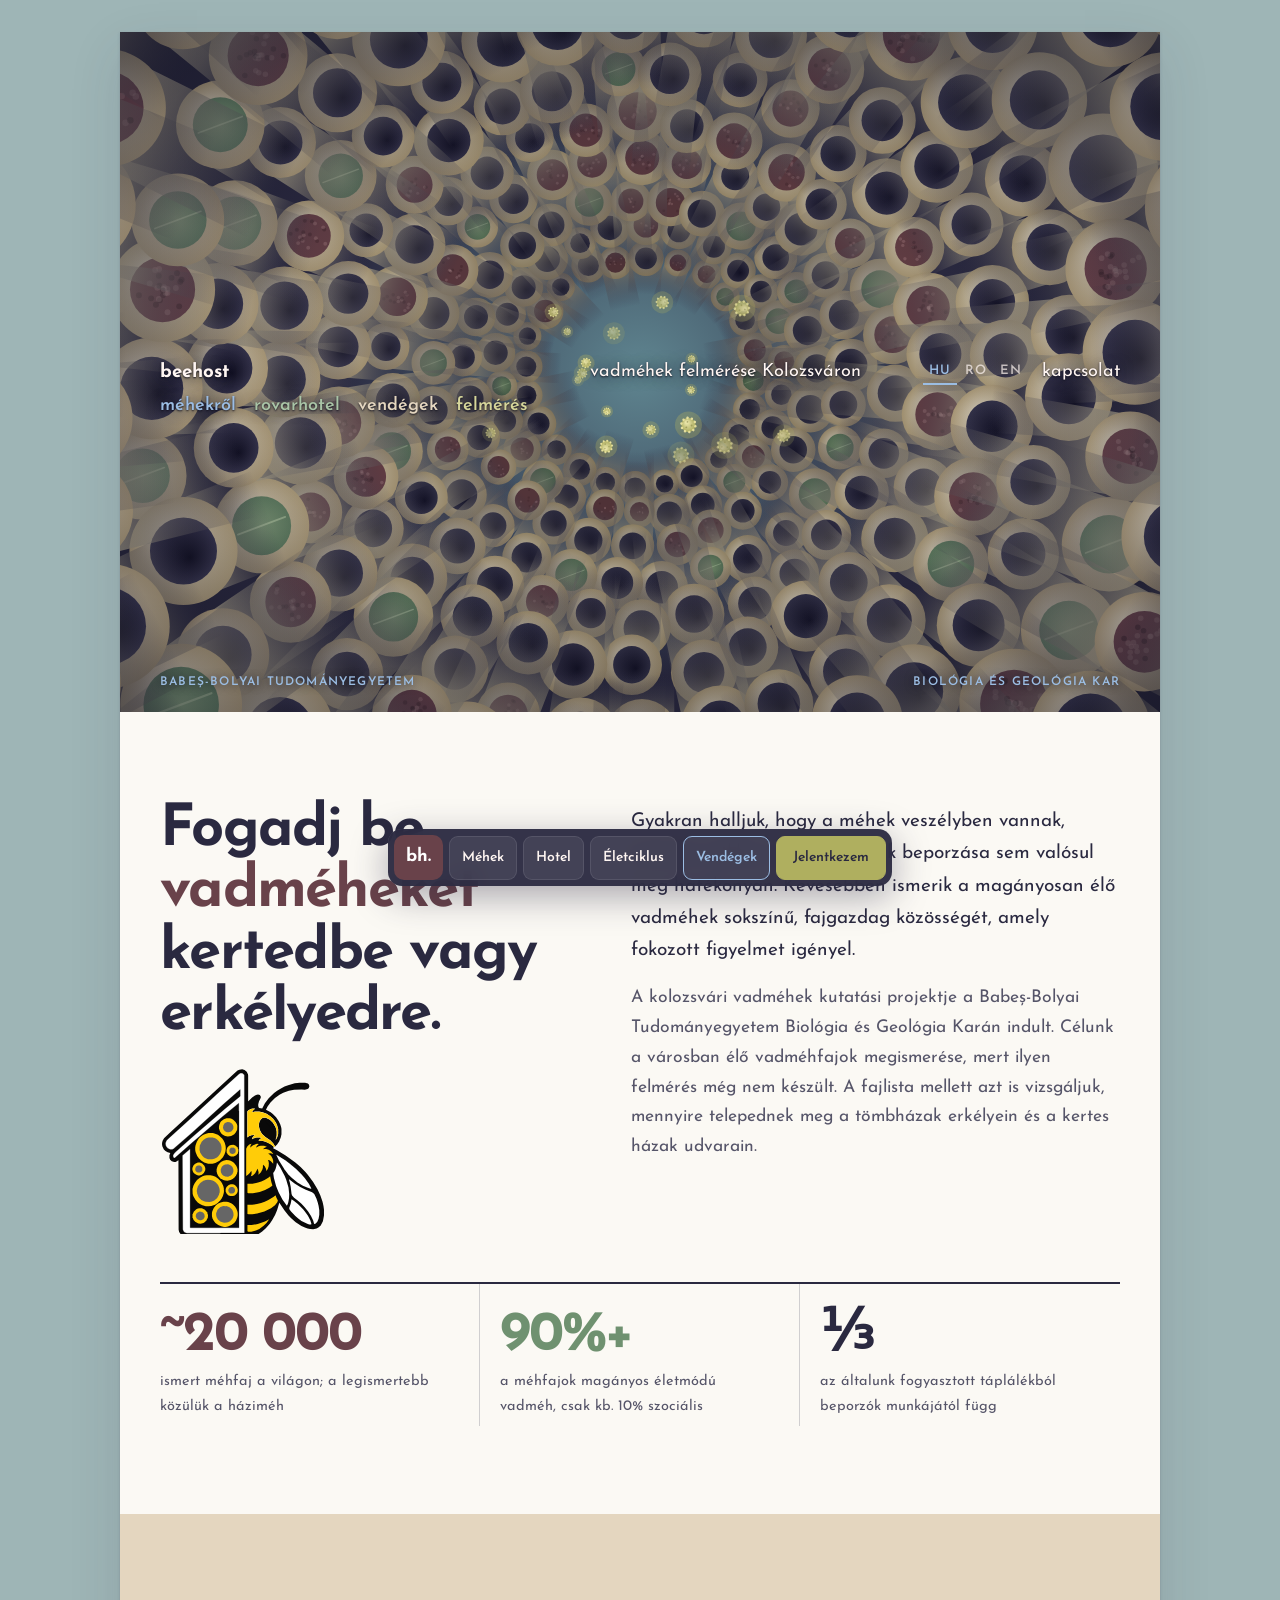
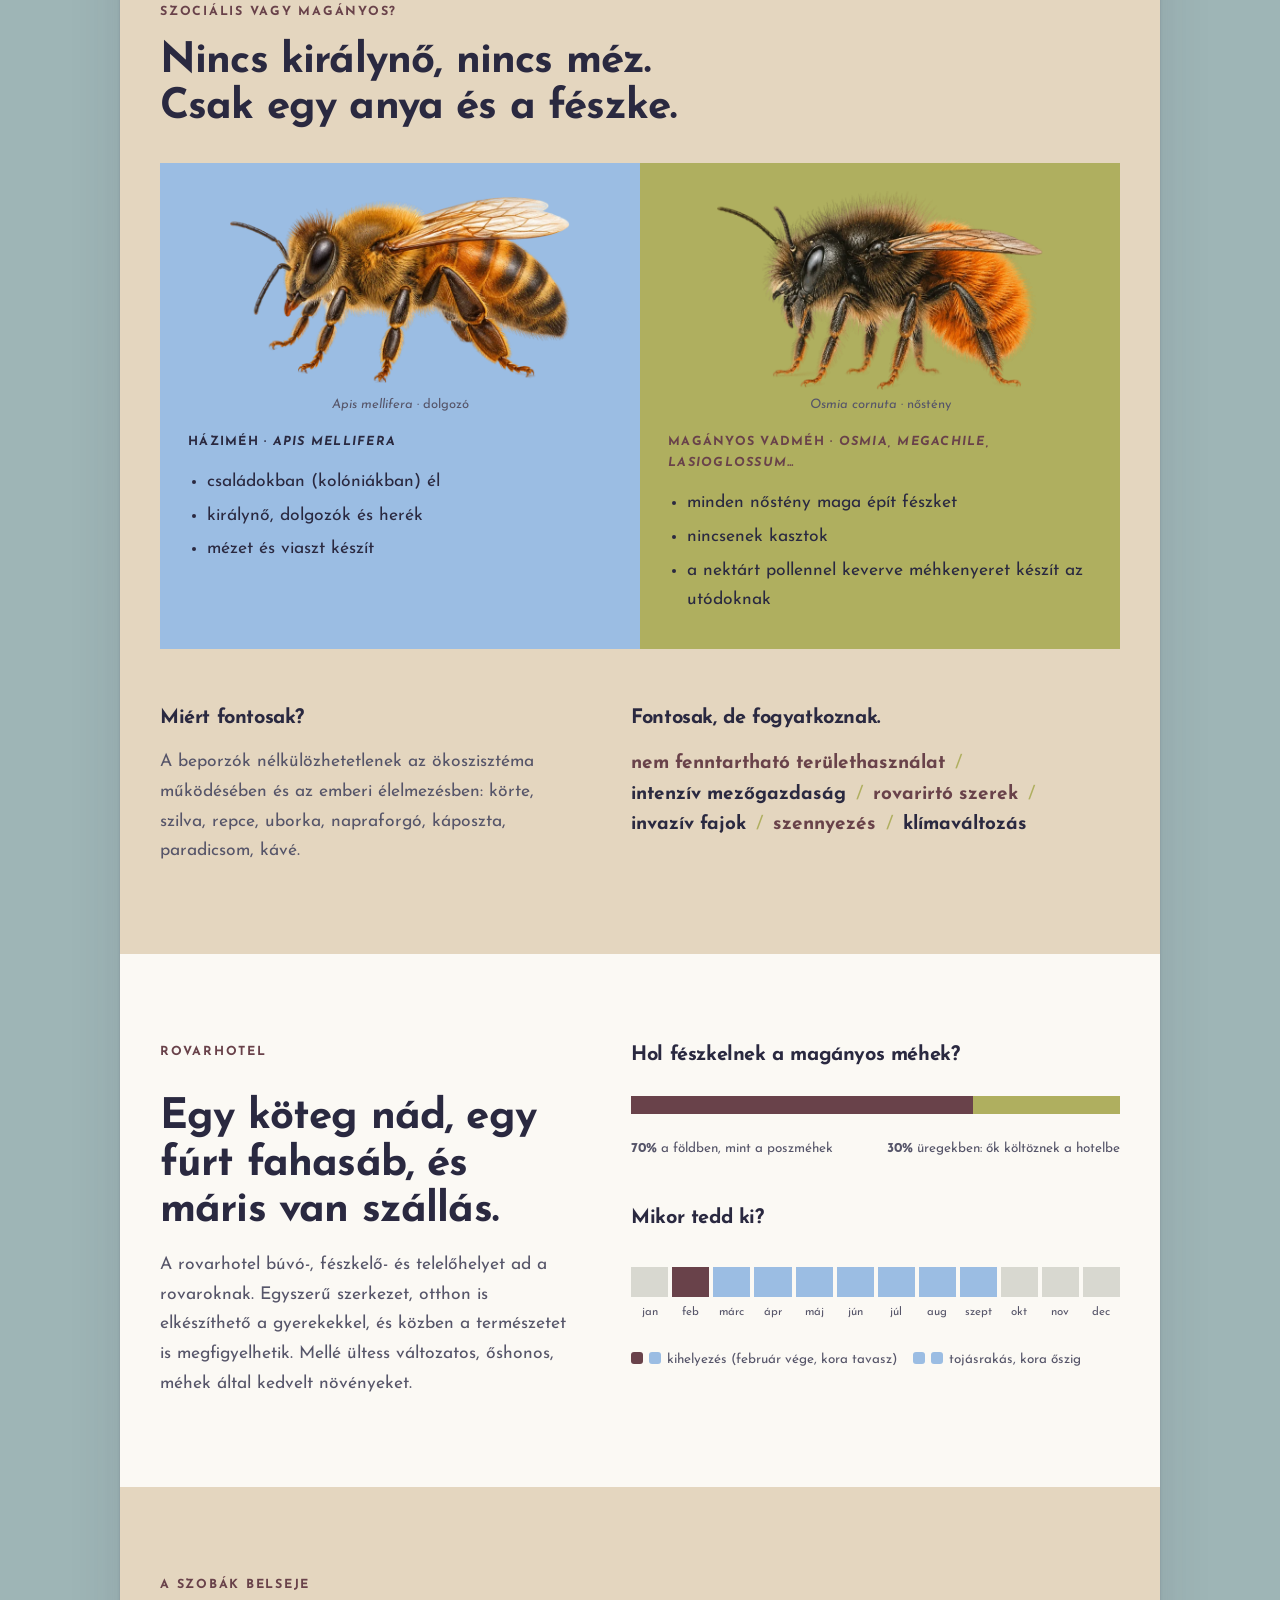
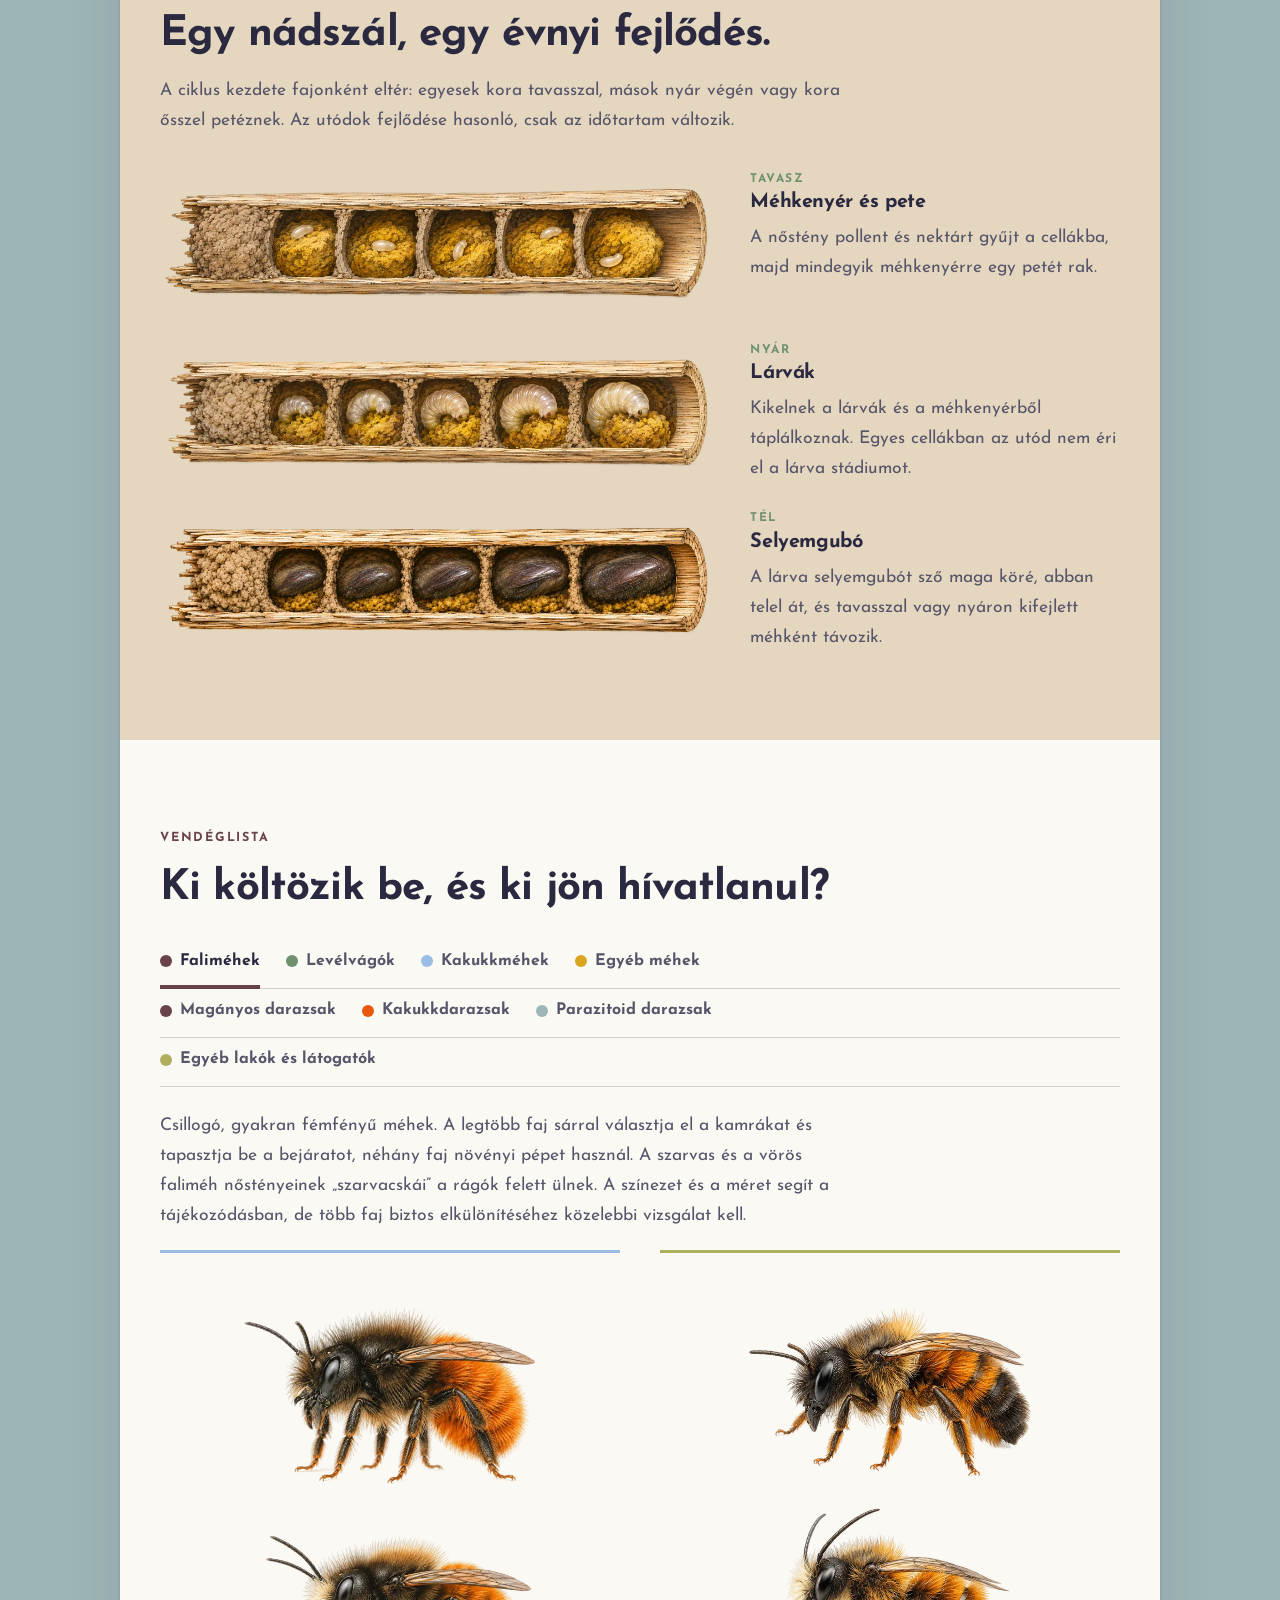
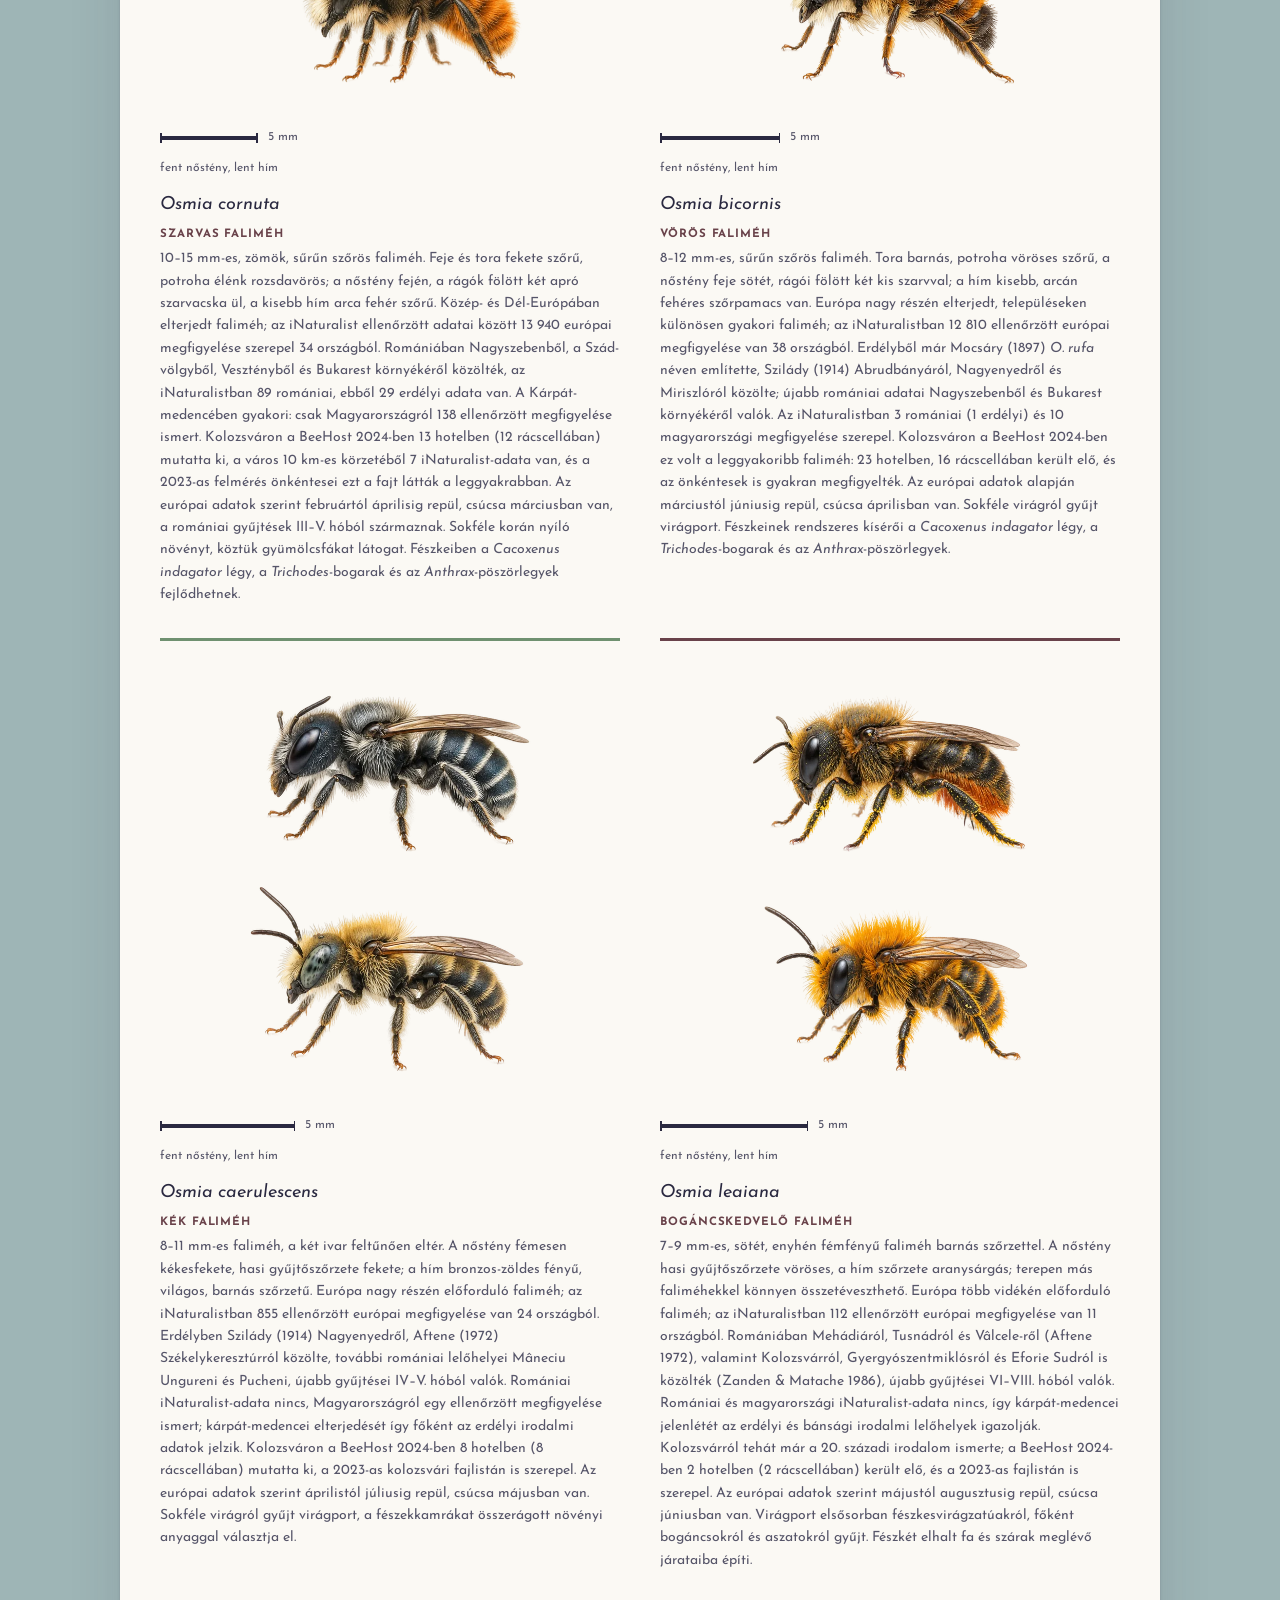
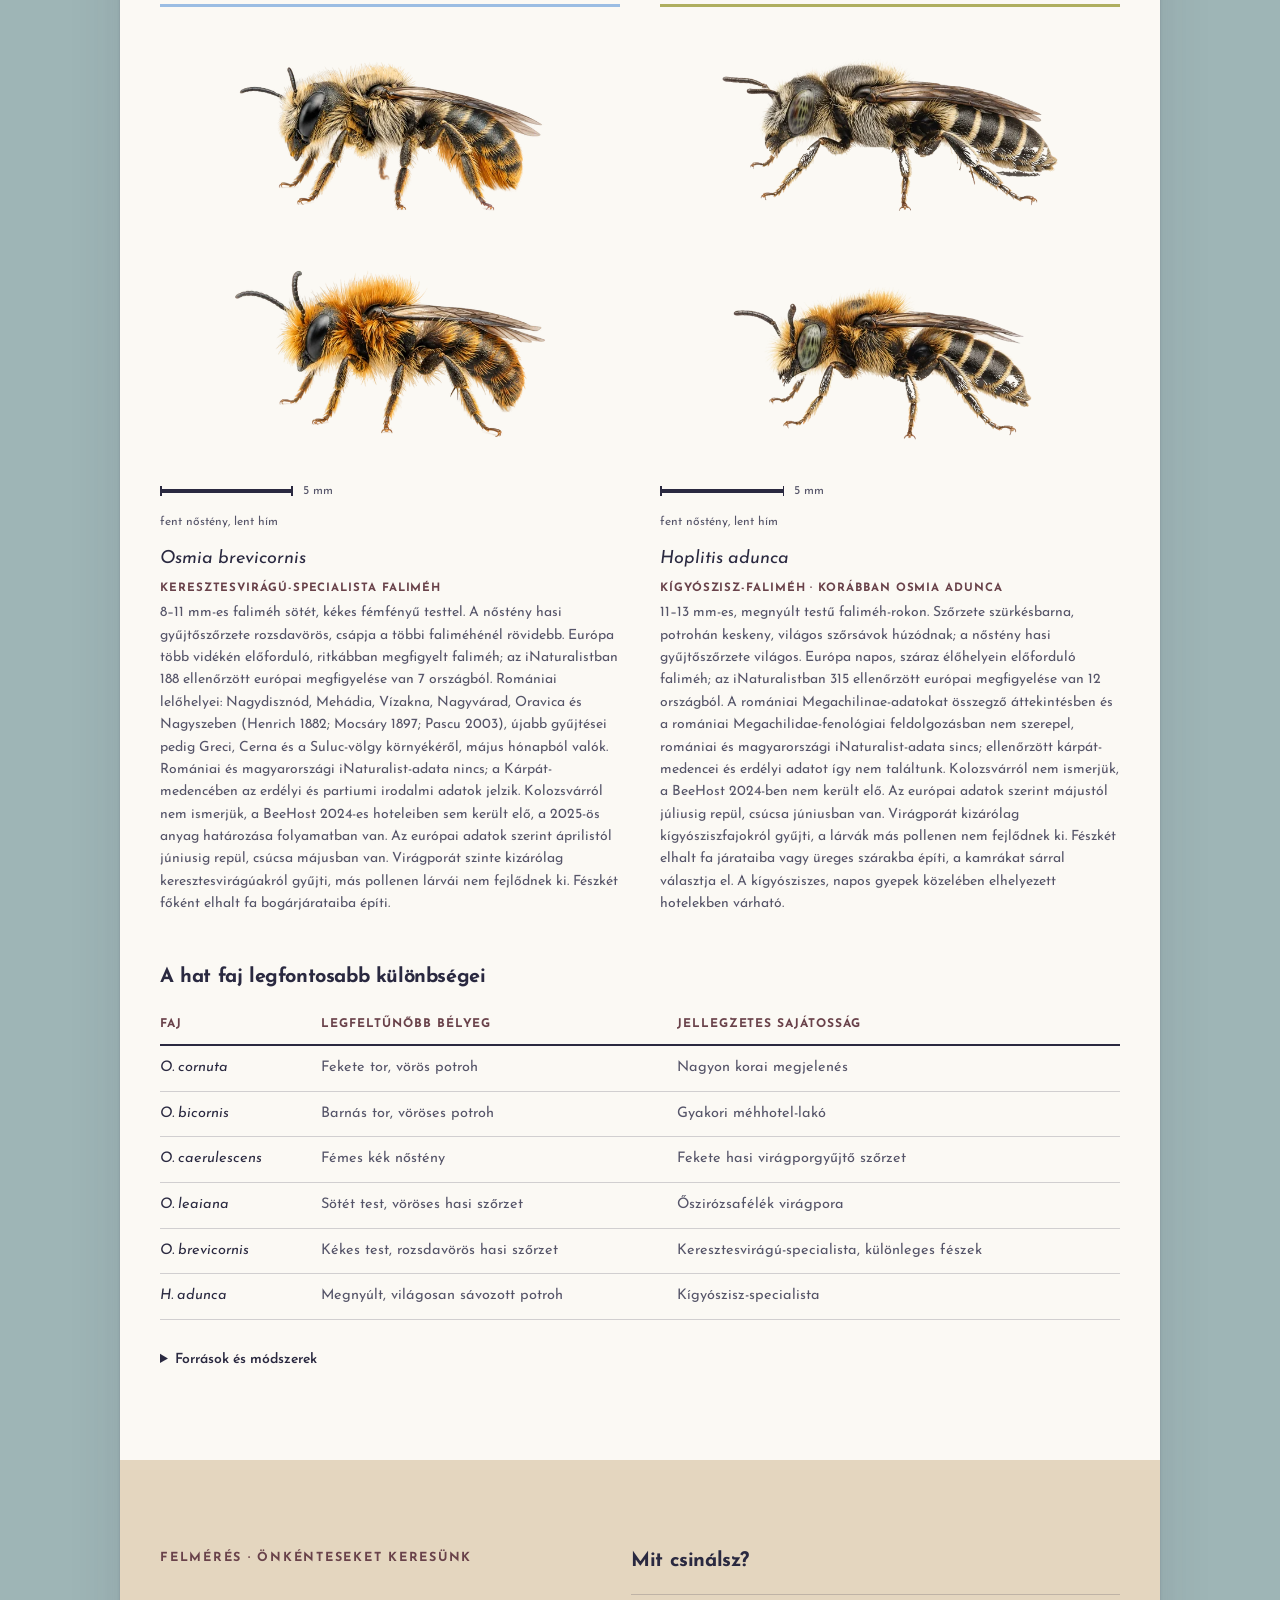
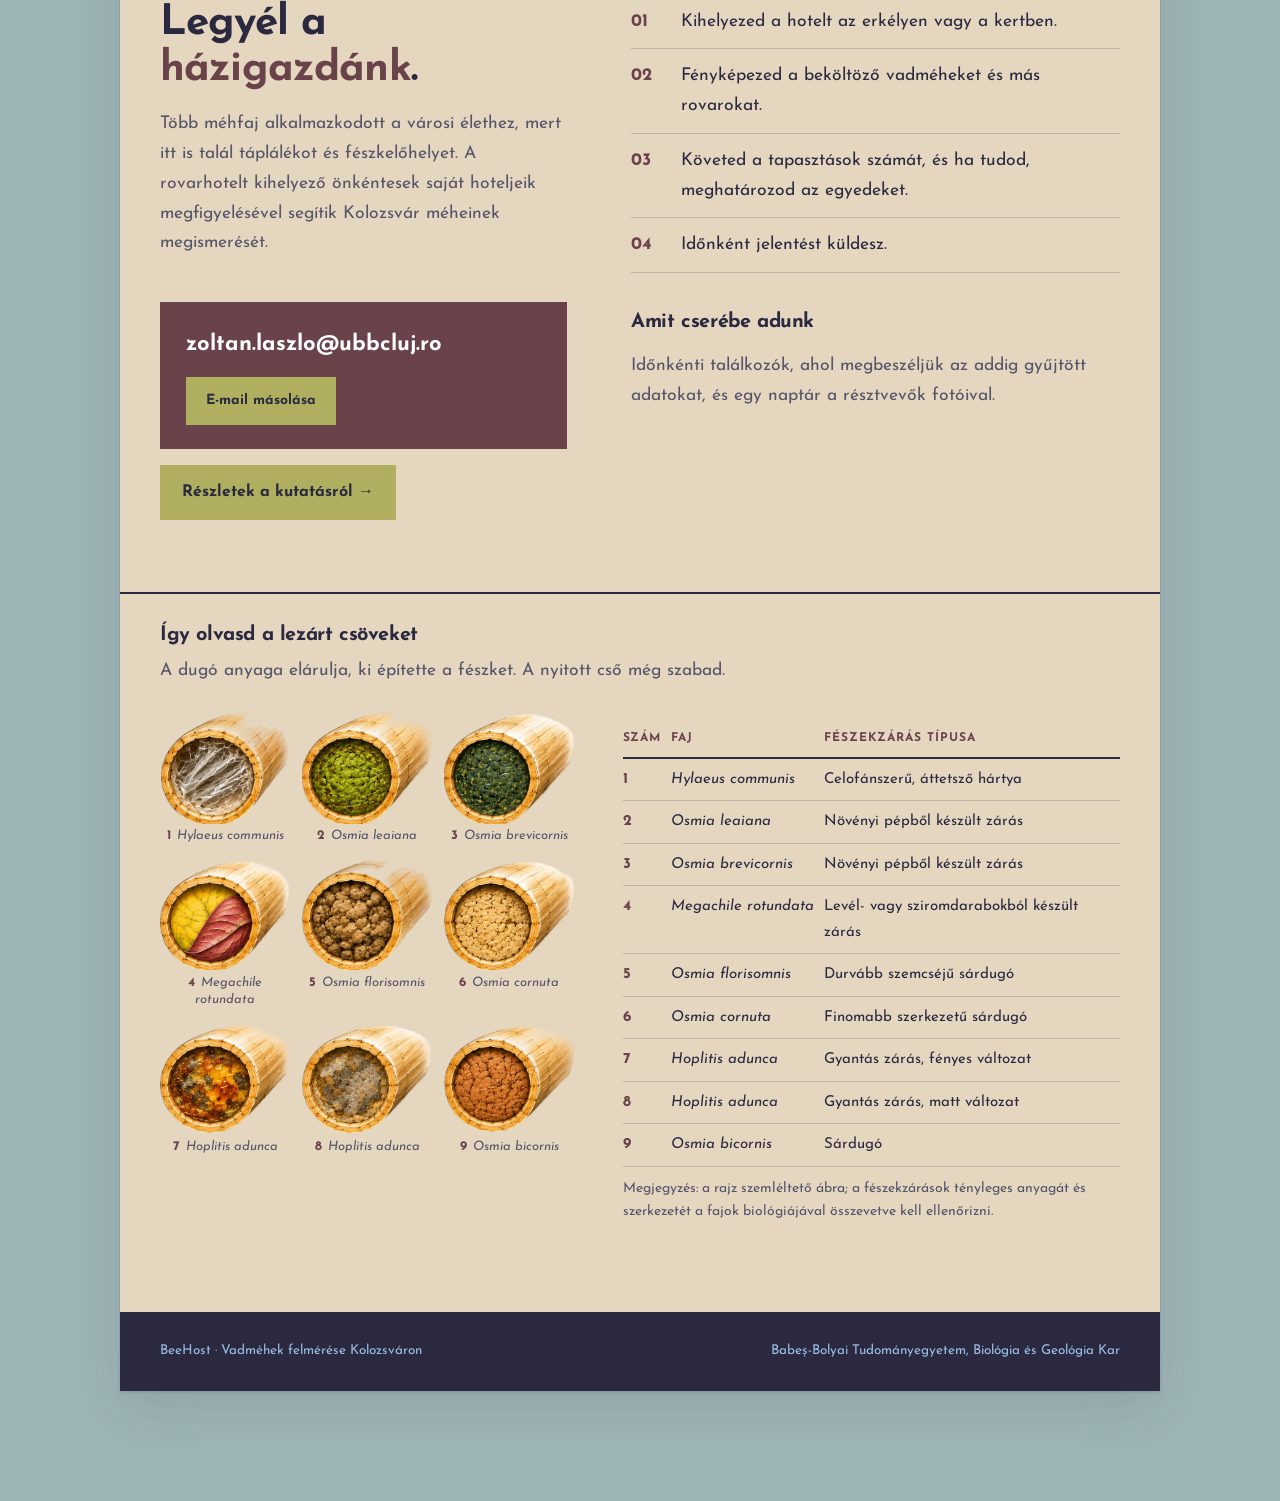
<file: index.html>
<!doctype html>
<html lang="hu">
<head>
<meta charset="utf-8">
<meta name="viewport" content="width=device-width, initial-scale=1, viewport-fit=cover">
<meta name="color-scheme" content="only light">
<meta name="darkreader-lock">
<title>BeeHost Kolozsvár</title>
<meta name="google-site-verification" content="2MtwB_x7KpSJKmys9Oa1wyQuA7XcrbSTTWPEnqiDGJY">
<meta name="description" content="BeeHost – vadméhek és rovarhotelek Kolozsváron: magányos méhek, fészkelés, önkéntes felmérés. Albine solitare și hoteluri pentru insecte în Cluj-Napoca. Wild bees and bee hotels in Cluj-Napoca, Romania.">
<link rel="canonical" href="https://laszlozoltan.github.io/BeeHost/">
<meta property="og:title" content="BeeHost Kolozsvár / Cluj-Napoca">
<meta property="og:description" content="Vadméhek és rovarhotelek Kolozsváron · Albine solitare în Cluj-Napoca · Wild bees in Cluj-Napoca">
<meta property="og:image" content="https://laszlozoltan.github.io/BeeHost/images/osmia-cornuta.webp">
<link rel="preconnect" href="https://fonts.googleapis.com">
<link rel="stylesheet" href="https://fonts.googleapis.com/css2?family=Josefin+Sans:ital,wght@0,300;0,400;0,600;0,700;1,400&display=swap">
<link rel="stylesheet" href="css/style.css?v=20261115b">

</head>
<body class="lang-hu">
<div class="site">
<header class="hero" id="top">
  <canvas id="reeds" aria-hidden="true"></canvas>
  <div class="navline">
    <div class="left">
    <a class="brand" href="#top">beehost</a>
    <nav aria-label="Fő navigáció">
      <a href="#mehek"><span class="hu">méhekről</span><span class="ro">albinele</span><span class="en">bees</span></a>
      <a href="#hotel"><span class="hu">rovarhotel</span><span class="ro">hotelul</span><span class="en">insect hotel</span></a>
      <a href="#vendegek"><span class="hu">vendégek</span><span class="ro">oaspeții</span><span class="en">guests</span></a>
      <a href="#felmeres"><span class="hu">felmérés</span><span class="ro">cercetarea</span><span class="en">survey</span></a>
    </nav>
    </div>
    <span class="tagline"><span class="hu">vadméhek felmérése Kolozsváron</span><span class="ro">albinele solitare din Cluj-Napoca</span><span class="en">wild bee survey in Cluj-Napoca</span></span>
    <span class="end">
      <span class="lang" role="group" aria-label="Nyelv / Limba / Language">
        <button type="button" id="b-hu" aria-pressed="true">HU</button>
        <button type="button" id="b-ro" aria-pressed="false">RO</button>
        <button type="button" id="b-en" aria-pressed="false">EN</button>
      </span>
      <a class="contact" href="#felmeres"><span class="hu">kapcsolat</span><span class="ro">contact</span><span class="en">contact</span></a>
    </span>
  </div>
  <div class="hero-foot"><span><span class="hu">Babeș-Bolyai Tudományegyetem</span><span class="ro">Universitatea Babeș-Bolyai</span><span class="en">Babeș-Bolyai University</span></span><span><span class="hu">Biológia és Geológia Kar</span><span class="ro">Facultatea de Biologie și Geologie</span><span class="en">Faculty of Biology and Geology</span></span></div>
</header>

<main>
<section class="intro" id="mehek">
  <div class="wrap">
    <div class="split">
      <div class="intro-head"><h1><span class="hu">Fogadj be <span class="hl">vadméheket</span> kertedbe vagy erkélyedre.</span><span class="ro">Adoptă <span class="hl">albine solitare</span> în grădina sau pe balconul tău.</span><span class="en">Host <span class="hl">wild bees</span> in your garden or on your balcony.</span></h1><img class="intro-logo" src="images/beehost-logo.svg" alt="BeeHost logó: méh és rovarhotel" width="160" height="160"></div>
      <div class="stack">
        <p class="lead"><span class="hu">Gyakran halljuk, hogy a méhek veszélyben vannak, számuk csökken, és a növények beporzása sem valósul meg hatékonyan. Kevesebben ismerik a magányosan élő vadméhek sokszínű, fajgazdag közösségét, amely fokozott figyelmet igényel.</span><span class="ro">Auzim des că albinele sunt amenințate, că numărul lor scade și că plantele nu mai sunt polenizate eficient. Puțini cunosc însă comunitatea bogată a albinelor solitare, zise și sălbatice, care are nevoie de mai multă atenție.</span><span class="en">We often hear that bees are in danger, their numbers are falling and plants are no longer pollinated efficiently. Fewer people know the diverse, species-rich community of solitary wild bees, which needs more attention.</span></p>
        <p class="muted"><span class="hu">A kolozsvári vadméhek kutatási projektje a Babeș-Bolyai Tudományegyetem Biológia és Geológia Karán indult. Célunk a városban élő vadméhfajok megismerése, mert ilyen felmérés még nem készült. A fajlista mellett azt is vizsgáljuk, mennyire telepednek meg a tömbházak erkélyein és a kertes házak udvarain.</span><span class="ro">Proiectul de inventariere a albinelor solitare din Cluj a pornit la Facultatea de Biologie și Geologie a Universității Babeș-Bolyai. Vrem să cunoaștem speciile de albine solitare din oraș, pentru că un astfel de studiu nu există încă. Pe lângă lista de specii, urmărim cât de ușor colonizează balcoanele blocurilor și grădinile urbane.</span><span class="en">The Cluj wild bee research project started at the Faculty of Biology and Geology of Babeș-Bolyai University. Our aim is to learn which wild bee species live in the city, because no such survey has been made yet. Besides the species list, we study how readily they settle on apartment-block balconies and in house gardens.</span></p>
      </div>
    </div>
    <div class="figures">
      <div class="fig"><b>~20 000</b><span class="hu">ismert méhfaj a világon; a legismertebb közülük a háziméh</span><span class="ro">specii de albine cunoscute în lume; cea mai cunoscută este albina meliferă</span><span class="en">known bee species worldwide; the best known is the honey bee</span></div>
      <div class="fig"><b>90%+</b><span class="hu">a méhfajok magányos életmódú vadméh, csak kb. 10% szociális</span><span class="ro">dintre specii sunt albine solitare; doar circa 10% sunt sociale</span><span class="en">of bee species are solitary; only about 10% are social</span></div>
      <div class="fig"><b>⅓</b><span class="hu">az általunk fogyasztott táplálékból beporzók munkájától függ</span><span class="ro">din hrana pe care o consumăm depinde de polenizatori</span><span class="en">of the food we eat depends on pollinators</span></div>
    </div>
  </div>
</section>

<section class="band">
  <div class="wrap">
    <p class="eyebrow"><span class="hu">Szociális vagy magányos?</span><span class="ro">Sociale sau solitare?</span><span class="en">Social or solitary?</span></p>
    <h2><span class="hu">Nincs királynő, nincs méz. Csak egy anya és a fészke.</span><span class="ro">Fără regină, fără miere. Doar o mamă și cuibul ei.</span><span class="en">No queen, no honey. Just a mother and her nest.</span></h2>
    <div class="compare">
      <div>
        <figure class="cmp-fig"><img src="images/apis-mellifera.webp" alt="Apis mellifera" loading="lazy" width="720" height="394"><figcaption><em>Apis mellifera</em> · <span class="hu">dolgozó</span><span class="ro">lucrătoare</span><span class="en">worker</span></figcaption></figure>
        <span class="tag"><span class="hu">Háziméh</span><span class="ro">Albina meliferă</span><span class="en">Honey bee</span> · <em class="sci">Apis mellifera</em></span>
        <ul>
          <li class="hu">családokban (kolóniákban) él</li><li class="ro">trăiește în familii (colonii)</li><li class="en">lives in families (colonies)</li>
          <li class="hu">királynő, dolgozók és herék</li><li class="ro">regină, lucrătoare și trântori</li><li class="en">queen, workers and drones</li>
          <li class="hu">mézet és viaszt készít</li><li class="ro">produce miere și ceară</li><li class="en">makes honey and wax</li>
        </ul>
      </div>
      <div>
        <figure class="cmp-fig"><img src="images/osmia-cornuta-female.webp" alt="Osmia cornuta" loading="lazy" width="712" height="432"><figcaption><em>Osmia cornuta</em> · <span class="hu">nőstény</span><span class="ro">femelă</span><span class="en">female</span></figcaption></figure>
        <span class="tag y"><span class="hu">Magányos vadméh</span><span class="ro">Albină solitară</span><span class="en">Solitary bee</span> · <em class="sci">Osmia, Megachile, Lasioglossum…</em></span>
        <ul>
          <li class="hu">minden nőstény maga épít fészket</li><li class="ro">fiecare femelă își construiește singură cuibul</li><li class="en">every female builds her own nest</li>
          <li class="hu">nincsenek kasztok</li><li class="ro">nu există caste</li><li class="en">no castes</li>
          <li class="hu">a nektárt pollennel keverve méhkenyeret készít az utódoknak</li><li class="ro">amestecă nectarul cu polen și face „pâine de albine” pentru urmași</li><li class="en">mixes nectar with pollen to make bee bread for her young</li>
        </ul>
      </div>
    </div>
    <div class="split" style="margin-top:56px">
      <div class="stack">
        <h3><span class="hu">Miért fontosak?</span><span class="ro">De ce sunt importante?</span><span class="en">Why do they matter?</span></h3>
        <p class="muted"><span class="hu">A beporzók nélkülözhetetlenek az ökoszisztéma működésében és az emberi élelmezésben: körte, szilva, repce, uborka, napraforgó, káposzta, paradicsom, kávé.</span><span class="ro">Polenizatorii sunt esențiali pentru ecosistem și pentru hrana noastră: pere, prune, rapiță, castraveți, floarea-soarelui, varză, roșii, cafea.</span><span class="en">Pollinators are essential for ecosystems and for our food: pears, plums, oilseed rape, cucumbers, sunflowers, cabbage, tomatoes, coffee.</span></p>
      </div>
      <div class="stack">
        <h3><span class="hu">Fontosak, de fogyatkoznak.</span><span class="ro">Importante, dar în declin.</span><span class="en">Important, but declining.</span></h3>
        <ul class="threats">
          <li><span class="hu">nem fenntartható területhasználat</span><span class="ro">utilizarea nesustenabilă a terenurilor</span><span class="en">unsustainable land use</span></li>
          <li><span class="hu">intenzív mezőgazdaság</span><span class="ro">agricultura intensivă</span><span class="en">intensive agriculture</span></li>
          <li><span class="hu">rovarirtó szerek</span><span class="ro">insecticidele</span><span class="en">insecticides</span></li>
          <li><span class="hu">invazív fajok</span><span class="ro">speciile invazive</span><span class="en">invasive species</span></li>
          <li><span class="hu">szennyezés</span><span class="ro">poluarea</span><span class="en">pollution</span></li>
          <li><span class="hu">klímaváltozás</span><span class="ro">schimbările climatice</span><span class="en">climate change</span></li>
        </ul>
      </div>
    </div>
  </div>
</section>

<section id="hotel">
  <div class="wrap split">
    <div class="stack">
      <p class="eyebrow"><span class="hu">Rovarhotel</span><span class="ro">Hotelul pentru insecte</span><span class="en">Insect hotel</span></p>
      <h2><span class="hu">Egy köteg nád, egy fúrt fahasáb, és máris van szállás.</span><span class="ro">Un mănunchi de stuf, un butuc găurit, și cazarea e gata.</span><span class="en">A bundle of reeds, a drilled log, and the rooms are ready.</span></h2>
      <p class="muted"><span class="hu">A rovarhotel búvó-, fészkelő- és telelőhelyet ad a rovaroknak. Egyszerű szerkezet, otthon is elkészíthető a gyerekekkel, és közben a természetet is megfigyelhetik. Mellé ültess változatos, őshonos, méhek által kedvelt növényeket.</span><span class="ro">Hotelul oferă insectelor ascunziș, loc de cuibărit și de iernat. Construcția e simplă, se poate face acasă împreună cu copiii, care pot astfel observa natura. Plantează alături specii indigene variate, pe placul albinelor.</span><span class="en">An insect hotel gives insects shelter and a place to nest and overwinter. It is simple to build at home with children, who can watch nature at the same time. Plant a variety of native, bee-friendly plants next to it.</span></p>
    </div>
    <div class="stack">
      <h3><span class="hu">Hol fészkelnek a magányos méhek?</span><span class="ro">Unde cuibăresc albinele solitare?</span><span class="en">Where do solitary bees nest?</span></h3>
      <div class="nesting" role="img" aria-label="70% földben, 30% üregekben"><div></div><div></div></div>
      <div class="nest-lbl"><span><b>70%</b> <span class="hu">a földben, mint a poszméhek</span><span class="ro">în sol, ca bondarii</span><span class="en">in the ground, like bumblebees</span></span><span><b>30%</b> <span class="hu">üregekben: ők költöznek a hotelbe</span><span class="ro">în cavități: ele vin în hotel</span><span class="en">in cavities: these move into the hotel</span></span></div>
      <h3 style="margin-top:28px"><span class="hu">Mikor tedd ki?</span><span class="ro">Când îl amplasezi?</span><span class="en">When to put it out?</span></h3>
      <div class="months" id="months"></div>
      <div class="legend"><span class="s"><span class="hu">kihelyezés (február vége, kora tavasz)</span><span class="ro">amplasare (sfârșit de februarie, primăvara devreme)</span><span class="en">set out (late February, early spring)</span></span><span><span class="hu">tojásrakás, kora őszig</span><span class="ro">depunerea ouălor, până toamna devreme</span><span class="en">egg laying, until early autumn</span></span></div>
    </div>
  </div>
</section>

<section class="band" id="eletciklus">
  <div class="wrap">
    <p class="eyebrow"><span class="hu">A szobák belseje</span><span class="ro">În interiorul camerelor</span><span class="en">Inside the rooms</span></p>
    <h2><span class="hu">Egy nádszál, egy évnyi fejlődés.</span><span class="ro">Un fir de stuf, un an de dezvoltare.</span><span class="en">One reed, one year of development.</span></h2>
    <p class="muted" style="margin-top:18px"><span class="hu">A ciklus kezdete fajonként eltér: egyesek kora tavasszal, mások nyár végén vagy kora ősszel petéznek. Az utódok fejlődése hasonló, csak az időtartam változik.</span><span class="ro">Începutul ciclului diferă de la o specie la alta: unele depun ouăle primăvara devreme, altele la sfârșitul verii sau toamna. Dezvoltarea urmașilor e asemănătoare, doar durata variază.</span><span class="en">The start of the cycle differs between species: some lay eggs in early spring, others in late summer or early autumn. The offspring develop in a similar way; only the timing changes.</span></p>
    <div class="cycle">
      <div class="season"><img class="stage" src="images/cycle-1-egg.webp" alt="Nádszál keresztmetszete: sárdugó, sárfalakkal elválasztott cellák, mindegyikben méhkenyér és pete / Secțiune prin tub: dop de noroi, celule separate cu pereți de noroi, în fiecare pâine de albine și un ou / Cross-section of a reed: mud plug, cells separated by mud walls, each with bee bread and an egg" loading="lazy"><h3><small><span class="hu">Tavasz</span><span class="ro">Primăvara</span><span class="en">Spring</span></small><span class="hu">Méhkenyér és pete</span><span class="ro">Pâine de albine și ou</span><span class="en">Bee bread and egg</span></h3><p class="muted"><span class="hu">A nőstény pollent és nektárt gyűjt a cellákba, majd mindegyik méhkenyérre egy petét rak.</span><span class="ro">Femela adună polen și nectar în celule, apoi depune câte un ou pe fiecare porție de pâine de albine.</span><span class="en">The female stocks the cells with pollen and nectar, then lays one egg on each loaf of bee bread.</span></p></div>
      <div class="season"><img class="stage" src="images/cycle-2-larva.webp" alt="Lárvák a cellákban, a méhkenyérből táplálkoznak / Larve în celule, hrănindu-se cu pâinea de albine / Larvae in the cells, feeding on bee bread" loading="lazy"><h3><small><span class="hu">Nyár</span><span class="ro">Vara</span><span class="en">Summer</span></small><span class="hu">Lárvák</span><span class="ro">Larvele</span><span class="en">Larvae</span></h3><p class="muted"><span class="hu">Kikelnek a lárvák és a méhkenyérből táplálkoznak. Egyes cellákban az utód nem éri el a lárva stádiumot.</span><span class="ro">Larvele eclozează și se hrănesc cu pâinea de albine. În unele celule urmașul nu ajunge la stadiul de larvă.</span><span class="en">The larvae hatch and feed on the bee bread. In some cells the offspring never reaches the larval stage.</span></p></div>
      <div class="season"><img class="stage" src="images/cycle-3-cocoon.webp" alt="Selyemgubók a cellákban / Coconi de mătase în celule / Silk cocoons in the cells" loading="lazy"><h3><small><span class="hu">Tél</span><span class="ro">Iarna</span><span class="en">Winter</span></small><span class="hu">Selyemgubó</span><span class="ro">Coconul de mătase</span><span class="en">Silk cocoon</span></h3><p class="muted"><span class="hu">A lárva selyemgubót sző maga köré, abban telel át, és tavasszal vagy nyáron kifejlett méhként távozik.</span><span class="ro">Larva își țese un cocon de mătase, iernează în el și iese primăvara sau vara ca adult.</span><span class="en">The larva spins a silk cocoon around itself, overwinters in it, and leaves as an adult bee in spring or summer.</span></p></div>
    </div>
  </div>
</section>

<section id="vendegek">
  <div class="wrap">
    <p class="eyebrow"><span class="hu">Vendéglista</span><span class="ro">Lista oaspeților</span><span class="en">Guest list</span></p>
    <h2><span class="hu">Ki költözik be, és ki jön hívatlanul?</span><span class="ro">Cine se mută, și cine vine nepoftit?</span><span class="en">Who moves in, and who comes uninvited?</span></h2>
    <div class="tabs" role="tablist" id="tabs"></div>
    <div class="panel" id="panel" role="tabpanel"></div>
    <details class="refs" id="forrasok">
      <summary><span class="hu">Források és módszerek</span><span class="ro">Surse și metode</span><span class="en">Sources and methods</span></summary>
      <p><span class="hu">A fajleírások adatforrásai. <strong>iNaturalist:</strong> kutatási minőségű (közösségileg megerősített) európai megfigyelések, letöltve 2026. november 14-én; az országot a megfigyelés koordinátái alapján rendeltük hozzá. <strong>Erdély</strong> alatt a 16 erdélyi, partiumi és bánsági megyét (Fehér, Arad, Bihar, Beszterce-Naszód, Brassó, Krassó-Szörény, Kolozs, Kovászna, Hargita, Hunyad, Máramaros, Maros, Szilágy, Szatmár, Szeben, Temes), <strong>Kolozsvár</strong> alatt a városközponttól mért 10 km-es körzetet értjük. A repülési időszak azokat a hónapokat jelöli, amelyekre az európai megfigyelések legalább 5%-a esik; 20-nál kevesebb adat esetén csak tájékoztató jellegű. 13 később felvett fajhoz az iNaturalist-összesítés még nem készült el. <strong>BeeHost 2024:</strong> az önkéntesek 50 kolozsvári rovarhotelének 2024-es anyaga, 1 km-es rácscellákban összesítve; a pontos hotelhelyeket és a házigazdák adatait nem közöljük. Ahol csak a nemzetség vagy a család ismert, a faji határozás folyamatban van. A régi irodalmi adatokat (pl. Henrich 1882; Mocsáry 1874, 1897, 1918; Szilády 1914; Zilahi Kiss 1904, 1915; Móczár 1947, 1952; Aftene 1972, 1979; Zanden & Matache 1986; Pascu 2003; Scobiola-Palade 1965–1989) az alább felsorolt összefoglaló munkákból idézzük. A történeti helységneveket magyarul adjuk meg.</span><span class="ro">Sursele datelor din descrierile speciilor. <strong>iNaturalist:</strong> observații europene de calitate „research grade” (confirmate de comunitate), descărcate la 14 noiembrie 2026; țara a fost atribuită după coordonatele observației. Prin <strong>Transilvania</strong> înțelegem cele 16 județe din Transilvania, Crișana–Maramureș și Banat (Alba, Arad, Bihor, Bistrița-Năsăud, Brașov, Caraș-Severin, Cluj, Covasna, Harghita, Hunedoara, Maramureș, Mureș, Sălaj, Satu Mare, Sibiu, Timiș), iar prin <strong>Cluj</strong> o rază de 10 km de la centrul orașului. Perioada de zbor indică lunile în care cad cel puțin 5% din observațiile europene; sub 20 de date este doar orientativă. Pentru 13 specii adăugate ulterior sinteza iNaturalist nu a fost încă realizată. <strong>BeeHost 2024:</strong> materialul din 2024 al celor 50 de hoteluri ale voluntarilor din Cluj, agregat în celule de grilă de 1 km; nu publicăm amplasarea exactă a hotelurilor și datele gazdelor. Unde se cunoaște doar genul sau familia, identificarea la nivel de specie este în curs. Datele vechi de literatură (de ex. Henrich 1882; Mocsáry 1874, 1897, 1918; Szilády 1914; Zilahi Kiss 1904, 1915; Móczár 1947, 1952; Aftene 1972, 1979; Zanden & Matache 1986; Pascu 2003; Scobiola-Palade 1965–1989) sunt citate din lucrările de sinteză de mai jos.</span><span class="en">Data sources of the species accounts. <strong>iNaturalist:</strong> research-grade (community-confirmed) European observations downloaded on 14 November 2026; each record was assigned to a country from its coordinates. <strong>Transylvania</strong> means the 16 counties of Transylvania, Crișana–Maramureș and the Banat (Alba, Arad, Bihor, Bistrița-Năsăud, Brașov, Caraș-Severin, Cluj, Covasna, Harghita, Hunedoara, Maramureș, Mureș, Sălaj, Satu Mare, Sibiu, Timiș), and <strong>Cluj</strong> a 10 km radius around the city centre. The flight period covers the months holding at least 5% of the European records; with fewer than 20 records it is indicative only. iNaturalist summaries have not yet been compiled for 13 species added later. <strong>BeeHost 2024:</strong> the 2024 material from 50 volunteer insect hotels in Cluj-Napoca, aggregated into 1 km grid cells; exact hotel locations and host details are not published. Where only the genus or family is known, species-level identification is under way. Older literature records (e.g. Henrich 1882; Mocsáry 1874, 1897, 1918; Szilády 1914; Zilahi Kiss 1904, 1915; Móczár 1947, 1952; Aftene 1972, 1979; Zanden & Matache 1986; Pascu 2003; Scobiola-Palade 1965–1989) are cited from the review works listed below.</span></p>
      <ol class="reflist">
      <li>Almeida, E.A.B. (2008). Colletidae nesting biology (Hymenoptera: Apoidea). Apidologie 39: 16–29. <a href="https://doi.org/10.1051/apido:2007049" rel="noopener" target="_blank">https://doi.org/10.1051/apido:2007049</a></li>
      <li>Ban-Calefariu, C. (2008). The seasonal dynamics of Megachilidae and Antophoridae species (Hymenoptera: Apoidea) in Romania. Entomologica Romanica 13: 23–28. <a href="https://entomologica-romanica.reviste.ubbcluj.ro/13_2008/ER13200804_Ban-Calefariu.pdf" rel="noopener" target="_blank">https://entomologica-romanica.reviste.ubbcluj.ro/13_2008/ER13200804_Ban-Calefariu.pdf</a></li>
      <li>Ban-Calefariu, C. &amp; Ljubomirov, T. (2009). New data on the distribution of some Megachilinae (Hymenoptera: Apoidea: Megachilidae) in Romania. Linzer biologische Beiträge 41(2): 1803–1816. <a href="https://www.zobodat.at/pdf/LBB_0041_2_1803-1816.pdf" rel="noopener" target="_blank">https://www.zobodat.at/pdf/LBB_0041_2_1803-1816.pdf</a></li>
      <li>BeeHost 2024: a kolozsvári BeeHost-felmérés 2024-es rovarhotel-anyaga (50 hotel, 27 db 1 km-es rácscella), Babeș-Bolyai Tudományegyetem, Biológia és Geológia Kar.</li>
      <li>Bila Dubaić, J., Raičević, J., Plećaš, M., Lanner, J., Nikolić, P., Žikić, V., Stanisavljević, L. &amp; Ćetković, A. (2021). Further range expansion of the sculptured resin bee (Megachile sculpturalis) in Serbia and Bosnia &amp; Herzegovina. Acta Entomologica Serbica 26(2): 37–63. <a href="https://doi.org/10.5281/zenodo.5537059" rel="noopener" target="_blank">https://doi.org/10.5281/zenodo.5537059</a></li>
      <li>Bila Dubaić, J., Lanner, J., Rohrbach, C., Meimberg, H., Wyatt, F., Čačija, M., Galešić, M.A., Ješovnik, A., Samurović, K., Plećaš, M., Raičević, J. &amp; Ćetković, A. (2022). Towards a real-time tracking of an expanding alien bee species in Southeast Europe through citizen science and floral host monitoring. Environmental Research Communications 4(8): 085001. <a href="https://doi.org/10.1088/2515-7620/ac8398" rel="noopener" target="_blank">https://doi.org/10.1088/2515-7620/ac8398</a></li>
      <li>Bogo, G., Fisogni, A., Iannone, A., Grillenzoni, F.-V., Corvucci, F. &amp; Bortolotti, L. (2024). Nesting biology and nest structure of the exotic bee Megachile sculpturalis. Bulletin of Entomological Research 114(1): 67–76. <a href="https://doi.org/10.1017/S0007485323000627" rel="noopener" target="_blank">https://doi.org/10.1017/S0007485323000627</a></li>
      <li>Bogusch, P. (2021). The genus Gasteruption Latreille, 1796 (Hymenoptera: Gasteruptiidae) in the Czech Republic and Slovakia: distribution, checklist, ecology, and conservation status. Zootaxa 4935(1): 1–63. <a href="https://doi.org/10.11646/zootaxa.4935.1.1" rel="noopener" target="_blank">https://doi.org/10.11646/zootaxa.4935.1.1</a></li>
      <li>Bogusch, P., Hlaváčková, L., Petr, L. &amp; Bosch, J. (2020). Nest structure, pollen utilization and parasites associated with two west-Mediterranean bees (Hymenoptera, Apiformes, Megachilidae) nesting in empty snail shells. Journal of Hymenoptera Research 76: 113–125. <a href="https://doi.org/10.3897/jhr.76.49579" rel="noopener" target="_blank">https://doi.org/10.3897/jhr.76.49579</a></li>
      <li>Bosch, J. &amp; Kemp, W.P. (2002). Developing and establishing bee species as crop pollinators: the example of Osmia spp. (Hymenoptera: Megachilidae) and fruit trees. Bulletin of Entomological Research 92: 3–16. <a href="https://doi.org/10.1079/BER2001139" rel="noopener" target="_blank">https://doi.org/10.1079/BER2001139</a></li>
      <li>BWARS – Bees, Wasps &amp; Ants Recording Society: Chelostoma florisomne fajadatlap. <a href="https://bwars.com/node/87" rel="noopener" target="_blank">https://bwars.com/node/87</a></li>
      <li>Ćetković, A., Čubrilović, B., Plećaš, M., Popović, A., Savić, D. &amp; Stanisavljević, L. (2012). First records of the invasive American wasp Isodontia mexicana (Hymenoptera: Sphecidae) in Serbia. Acta Entomologica Serbica 17(1/2): 63–72.</li>
      <li>Constantineanu, M.I. &amp; Constantineanu, R.M. (1968). Contributions à l’étude du genre Perithous (Hym., Ichneum.) de la R.S. România. Zoologischer Anzeiger 180(3–4): 228–258.</li>
      <li>Farkač, J., Král, D. &amp; Škorpík, M. (szerk.) (2005). Červený seznam ohrožených druhů České republiky. Bezobratlí. AOPK ČR, Praha, 760 pp.</li>
      <li>Fateryga, A.V., Carpenter, J.M. &amp; Fateryga, V.V. (2023). Ancistrocerus capra (de Saussure, 1857), a valid species, not a synonym of A. antilope (Panzer, 1798) (Hymenoptera: Vespidae: Eumeninae). American Museum Novitates 4002. <a href="https://doi.org/10.1206/4002.1" rel="noopener" target="_blank">https://doi.org/10.1206/4002.1</a></li>
      <li>Gagiu, A. &amp; Osten (2025). [A nagyváradi Körösvidéki Múzeum (Muzeul Ţării Crişurilor) határozott Hymenoptera-gyűjteménye.] Nymphaea – Folia Naturae Bihariae, 53–62. <a href="https://nymphaea.mtariicrisurilor.ro/wp-content/uploads/2025/07/4.-Gagiu-Osten-pag.-53-62.pdf" rel="noopener" target="_blank">https://nymphaea.mtariicrisurilor.ro/wp-content/uploads/2025/07/4.-Gagiu-Osten-pag.-53-62.pdf</a></li>
      <li>Geslin, B., Gachet, S., Deschamps-Cottin, M., Flacher, F., Ignace, B., Knoploch, C., Meineri, É., Robles, C., Ropars, L., Schurr, L. &amp; Le Féon, V. (2020). Bee hotels host a high abundance of exotic bees in an urban context. Acta Oecologica 105: 103556. <a href="https://doi.org/10.1016/j.actao.2020.103556" rel="noopener" target="_blank">https://doi.org/10.1016/j.actao.2020.103556</a></li>
      <li>Gradinarov, D. (2017). First records of the American wasps Sceliphron caementarium (Drury, 1770) and Isodontia mexicana (de Saussure, 1867) (Hymenoptera: Sphecidae) from Bulgaria. ZooNotes 118: 1–4.</li>
      <li>Gusenleitner, J. (2013). Die Sapygina-Arten aus dem Mittelmeerraum (Hymenoptera: Sapygidae). Linzer biologische Beiträge 45(2): 1815–1819.</li>
      <li>Hejda, R., Farkač, J. &amp; Chobot, K. (szerk.) (2017). Červený seznam ohrožených druhů České republiky. Bezobratlí. Příroda 36. AOPK ČR, Praha.</li>
      <li>Hesami, S., Akrami, M.A. &amp; Baur, H. (2005). Leucospis dorsigera Fabricius (Hymenoptera, Leucospidae) as a hyperparasitoid of Cerambycidae (Coleoptera) through Xoridinae (Hymenoptera: Ichneumonidae) in Iran. Journal of Hymenoptera Research 14(1): 66–68.</li>
      <li>iNaturalist: kutatási minőségű (közösségileg megerősített) európai megfigyelések, letöltve 2026. november 14. <a href="https://www.inaturalist.org" rel="noopener" target="_blank">https://www.inaturalist.org</a></li>
      <li>INRAE – Encyclopédie des pucerons: Pemphredon lethifer fajadatlap (Janvier 1961 és Danks 1968 fészekbiológiai adatainak összefoglalásával). <a href="https://eng-encyclopedie-pucerons.hub.inrae.fr/species/insect-predators/hymenoptera-crabronidae/pemphredon-lethifer" rel="noopener" target="_blank">https://eng-encyclopedie-pucerons.hub.inrae.fr/species/insect-predators/hymenoptera-crabronidae/pemphredon-lethifer</a></li>
      <li>Johansson, N. &amp; van Achterberg, C. (2016). Revision of the Palaearctic Gasteruption assectator aggregate, with special reference to Sweden (Hymenoptera, Gasteruptiidae). ZooKeys 615: 73–94. <a href="https://doi.org/10.3897/zookeys.615.8857" rel="noopener" target="_blank">https://doi.org/10.3897/zookeys.615.8857</a></li>
      <li>Józan, Z. (2011). Checklist of Hungarian Sphecidae and Apidae species (Hymenoptera, Sphecidae and Apidae). Natura Somogyiensis 19: 177–200.</li>
      <li>Józan, Zs. (2018). A Dél-Dunántúl fémdarázs faunája (Hymenoptera: Chrysididae). Natura Somogyiensis 31: 89–106. <a href="https://doi.org/10.24394/NatSom.2018.31.89" rel="noopener" target="_blank">https://doi.org/10.24394/NatSom.2018.31.89</a></li>
      <li>Klimov, P.B. &amp; OConnor, B.M. (2008). Morphology, Evolution, and Host Associations of Bee-Associated Mites of the Family Chaetodactylidae (Acari: Astigmata), with a monographic revision of North American taxa. Miscellaneous Publications, Museum of Zoology, University of Michigan 199. Ann Arbor.</li>
      <li>Korenko, S., Isaia, M., Satrapová, J. &amp; Pekár, S. (2014). Parasitoid genus-specific manipulation of orb-web host spiders (Araneae, Araneidae). Ecological Entomology 39(1): 30–38. <a href="https://doi.org/10.1111/een.12067" rel="noopener" target="_blank">https://doi.org/10.1111/een.12067</a></li>
      <li>Kovács, K. Ecologia urbană a albinelor solitare cuibăritoare în cavități – studiu de caz din Cluj-Napoca [Üregekben fészkelő magányos méhek városökológiája – kolozsvári esettanulmány]. MSc-disszertáció (2023-as adatok), Babeș-Bolyai Tudományegyetem, Biológia és Geológia Kar, Kolozsvár; témavezető: László Z.</li>
      <li>Krunić, M., Stanisavljević, L., Pinzauti, M. &amp; Felicioli, A. (2005). The accompanying fauna of Osmia cornuta and Osmia rufa and effective measures of protection. Bulletin of Insectology 58(2): 141–152.</li>
      <li>Lampert, K.P., Pasternak, V., Brand, P., Tollrian, R., Leese, F. &amp; Eltz, T. (2014). ‘Late’ male sperm precedence in polyandrous wool-carder bees and the evolution of male resource defence in Hymenoptera. Animal Behaviour 90: 211–217. <a href="https://doi.org/10.1016/j.anbehav.2014.01.034" rel="noopener" target="_blank">https://doi.org/10.1016/j.anbehav.2014.01.034</a></li>
      <li>Le Féon, V., Aubert, M., Genoud, D., Andrieu-Ponel, V., Westrich, P. &amp; Geslin, B. (2018). Range expansion of the Asian native giant resin bee Megachile sculpturalis (Hymenoptera, Apoidea, Megachilidae) in France. Ecology and Evolution 8(3): 1534–1542. <a href="https://doi.org/10.1002/ece3.3758" rel="noopener" target="_blank">https://doi.org/10.1002/ece3.3758</a></li>
      <li>Lehrer, A.Z. &amp; Lehrer, M. (1965). Catalogue systématique, synonymique et zoogéographique de la super-famille Pompiloidea Berland 1951 (Hymenoptera) de la Roumanie. Bulletin et Annales de la Société Royale d’Entomologie de Belgique 101: 41–80.</li>
      <li>Lehrer, A.Z. &amp; Scutaru, M. (1963). Eumenidae, Pompilidae et Ceropalidae de la Moldavie (Hymenoptera, Aculeata). Bulletin et Annales de la Société Royale d’Entomologie de Belgique 99: 260–272.</li>
      <li>Lindermann, L., Grabener, S., Fornoff, F., Hopfenmüller, S., Schiele, S., Stahl, J. &amp; Dieker, P. (2023). Wildbienen und Wespen in Nisthilfen bestimmen: Ein Bestimmungsschlüssel für Deutschland. Thünen-Ratgeber. Thünen-Institut, Braunschweig. <a href="https://wildbienen.thuenen.de/fileadmin/nisthilfen/PDFs_zum_Download/Bestimmungsschl%C3%BCssel_Wildbienen_Wespen.pdf" rel="noopener" target="_blank">https://wildbienen.thuenen.de/fileadmin/nisthilfen/PDFs_zum_Download/Bestimmungsschl%C3%BCssel_Wildbienen_Wespen.pdf</a></li>
      <li>Mader, E., Spivak, M. &amp; Evans, E. (2010). Managing Alternative Pollinators: A Handbook for Beekeepers, Growers, and Conservationists. SARE Handbook 11, NRAES-186. SARE, College Park &amp; NRAES, Ithaca. <a href="https://www.sare.org/resources/managing-alternative-pollinators/" rel="noopener" target="_blank">https://www.sare.org/resources/managing-alternative-pollinators/</a></li>
      <li>Madl, M. (2014). New records of the family Leucospidae (Hymenoptera, Chalcidoidea) from Kazakhstan. Linzer biologische Beiträge 46(1): 795–797.</li>
      <li>Majka, C.G., Philips, T.K. &amp; Sheffield, C. (2007). Ptinus sexpunctatus Panzer (Coleoptera: Anobiidae, Ptininae) newly recorded in North America. Entomological News 118: 73–76.</li>
      <li>Matthews, R.W., González, J.M., Matthews, J.R. &amp; Deyrup, L.D. (2009). Biology of the parasitoid Melittobia (Hymenoptera: Eulophidae). Annual Review of Entomology 54: 251–266. <a href="https://doi.org/10.1146/annurev.ento.54.110807.090440" rel="noopener" target="_blank">https://doi.org/10.1146/annurev.ento.54.110807.090440</a></li>
      <li>Müller, A. (2016–): Palaearctic osmiine bees – systematics and biology of a fascinating group of solitary bees. ETH Zürich, online adatbázis. <a href="http://blogs.ethz.ch/osmiini" rel="noopener" target="_blank">http://blogs.ethz.ch/osmiini</a></li>
      <li>Paukkunen, J., Rosa, P., Soon, V., Johansson, N. &amp; Ødegaard, F. (2014). Faunistic review of the cuckoo wasps of Fennoscandia, Denmark and the Baltic countries (Hymenoptera: Chrysididae). Zootaxa 3864(1): 1–67.</li>
      <li>Paukkunen, J., Berg, A., Soon, V., Ødegaard, F. &amp; Rosa, P. (2015). An illustrated key to the cuckoo wasps (Hymenoptera, Chrysididae) of the Nordic and Baltic countries, with description of a new species. ZooKeys 548: 1–116. <a href="https://doi.org/10.3897/zookeys.548.6164" rel="noopener" target="_blank">https://doi.org/10.3897/zookeys.548.6164</a></li>
      <li>Penn State Extension (2024). Enemies of Mason Bees. <a href="https://extension.psu.edu/enemies-of-mason-bees" rel="noopener" target="_blank">https://extension.psu.edu/enemies-of-mason-bees</a></li>
      <li>Pitts-Singer, T.L. &amp; Cane, J.H. (2011). The alfalfa leafcutting bee, Megachile rotundata: the world’s most intensively managed solitary bee. Annual Review of Entomology 56: 221–237. <a href="https://doi.org/10.1146/annurev-ento-120709-144836" rel="noopener" target="_blank">https://doi.org/10.1146/annurev-ento-120709-144836</a></li>
      <li>Polidori, C., Boesi, R. &amp; Borsato, W. (2011). Few, small, and male: Multiple effects of reduced nest space on the offspring of the solitary wasp, Euodynerus (Pareuodynerus) posticus (Hymenoptera: Vespidae). Comptes Rendus Biologies 334: 50–60. <a href="https://doi.org/10.1016/j.crvi.2010.11.003" rel="noopener" target="_blank">https://doi.org/10.1016/j.crvi.2010.11.003</a></li>
      <li>Praz, C.J., Müller, A. &amp; Dorn, S. (2008a). Specialized bees fail to develop on non-host pollen: do plants chemically protect their pollen? Ecology 89: 795–804. <a href="https://doi.org/10.1890/07-0751.1" rel="noopener" target="_blank">https://doi.org/10.1890/07-0751.1</a></li>
      <li>Praz, C.J., Müller, A. &amp; Dorn, S. (2008b). Host recognition in a pollen-specialist bee: evidence for a genetic basis. Apidologie 39: 547–557. <a href="https://doi.org/10.1051/apido:2008034" rel="noopener" target="_blank">https://doi.org/10.1051/apido:2008034</a></li>
      <li>Pulawski, W.J. (2026). Catalog of Sphecidae sensu lato. California Academy of Sciences, San Francisco; nemzetségenkénti PDF-ek (Trypoxylon, Passaloecus, Pemphredon, Spilomena, Nitela), elérve 2026. november 23. <a href="https://researcharchive.calacademy.org/research/entomology/Entomology_Resources/Hymenoptera/sphecidae/genera/" rel="noopener" target="_blank">https://researcharchive.calacademy.org/research/entomology/Entomology_Resources/Hymenoptera/sphecidae/genera/</a></li>
      <li>Rosa, P., Proshchalykin, M.Yu., Halada, M. &amp; Aibek, U. (2020). First checklist of the chrysidid wasps (Hymenoptera, Chrysididae) of Mongolia, with description of new species. ZooKeys 999. <a href="https://doi.org/10.3897/zookeys.999.58536" rel="noopener" target="_blank">https://doi.org/10.3897/zookeys.999.58536</a></li>
      <li>Schirmel, J., Entling, M.H. &amp; Eckerter, P.W. (2020). Eichenschrecken als Hauptbeute des neozoischen Stahlblauen Grillenjägers Isodontia mexicana (Hymenoptera: Sphecidae) in der südpfälzischen Agrarlandschaft. Articulata 35: 149–160. <a href="https://www.zobodat.at/pdf/Articulata_35_2020_0149-0160.pdf" rel="noopener" target="_blank">https://www.zobodat.at/pdf/Articulata_35_2020_0149-0160.pdf</a></li>
      <li>Sedivy, C., Praz, C.J., Müller, A., Widmer, A. &amp; Dorn, S. (2008). Patterns of host-plant choice in bees of the genus Chelostoma: the constraint hypothesis of host-range evolution in bees. Evolution 62(10): 2487–2507. <a href="https://doi.org/10.1111/j.1558-5646.2008.00465.x" rel="noopener" target="_blank">https://doi.org/10.1111/j.1558-5646.2008.00465.x</a></li>
      <li>Seidelmann, K. (2021). Territoriality is just an option: allocation of a resource fundamental to the resource defense polygyny in the European wool carder bee, Anthidium manicatum (Hymenoptera: Megachilidae). Behavioral Ecology and Sociobiology 75: 138. <a href="https://doi.org/10.1007/s00265-021-03073-6" rel="noopener" target="_blank">https://doi.org/10.1007/s00265-021-03073-6</a></li>
      <li>Skolka, M., Memedemin, D., Drăgan, O. &amp; Gavrilescu, C. (2022). New data on the presence of Sceliphron curvatum (F. Smith, 1870) (Hymenoptera, Sphecidae) in Romania. Poszter, 11th ESENIAS and DIAS Scientific Conference.</li>
      <li>Tomozei, B. (2008). Checklist of bees of the genera Colletes Latreille 1930 [sic] and Hylaeus Fabricius 1793 of Romania (Hymenoptera: Apiformes: Colletidae). Entomologie faunistique – Faunistic Entomology 61(3): 87–97.</li>
      <li>van Achterberg, C. &amp; Talebi, A.A. (2014). Review of Gasteruption Latreille (Hymenoptera, Gasteruptiidae) from Iran and Turkey, with the description of 15 new species. ZooKeys 458: 1–187. <a href="https://doi.org/10.3897/zookeys.458.8531" rel="noopener" target="_blank">https://doi.org/10.3897/zookeys.458.8531</a></li>
      <li>Vas, Z. (2016). Contributions to the knowledge of Ichneumonidae and Gasteruptiidae fauna of Sălaj County, Romania (Hymenoptera). Studia Universitatis „Vasile Goldiş”, Seria Ştiinţele Vieţii 26(1): 131–138.</li>
      <li>Vas, Z., Szöllősi-Tóth, P. &amp; Muskovits, J. (2016): Passaloecus gracilis és Trypoxylon figulus Szilágy megyei adatai; idézi: Pulawski, Catalog of Sphecidae.</li>
      <li>Vikberg, V. (2000). A re-evaluation of five European species of Spilomena with a key to European species and relevance to the fauna of North Europe, especially Finland (Hymenoptera: Pemphredonidae). Entomologica Fennica 11(1): 35–55. <a href="https://doi.org/10.33338/ef.84044" rel="noopener" target="_blank">https://doi.org/10.33338/ef.84044</a></li>
      <li>Voith, J. (1995). Solierella compedita (Piccioli, 1869) nun auch in Bayern nachgewiesen (Hymenoptera, Sphecidae). Nachrichtenblatt der Bayerischen Entomologen 44(3/4).</li>
      <li>von Adelmannsfelden, S. &amp; Fornoff, F. (2025). Prey and nesting preferences of the alien wasp Isodontia mexicana (Hymenoptera, Sphecidae) in southern Germany. Journal of Hymenoptera Research 98: 603–619. <a href="https://doi.org/10.3897/jhr.98.148947" rel="noopener" target="_blank">https://doi.org/10.3897/jhr.98.148947</a></li>
      </ol>
    </details>
  </div>
</section>

<section class="band survey" id="felmeres">
  <div class="wrap split">
    <div class="stack">
      <p class="eyebrow"><span class="hu">Felmérés · önkénteseket keresünk</span><span class="ro">Cercetarea · căutăm voluntari</span><span class="en">Survey · volunteers wanted</span></p>
      <h2><span class="hu">Legyél a <span class="hl">házigazdánk</span>.</span><span class="ro">Fii <span class="hl">gazda</span> pentru albine.</span><span class="en">Be our <span class="hl">host</span>.</span></h2>
      <p class="muted"><span class="hu">Több méhfaj alkalmazkodott a városi élethez, mert itt is talál táplálékot és fészkelőhelyet. A rovarhotelt kihelyező önkéntesek saját hoteljeik megfigyelésével segítik Kolozsvár méheinek megismerését.</span><span class="ro">Mai multe specii de albine s-au adaptat vieții urbane, pentru că găsesc aici hrană și loc de cuibărit. Voluntarii care amplasează un hotel ajută, prin observațiile lor, la cunoașterea albinelor din Cluj-Napoca.</span><span class="en">Several bee species have adapted to city life because they find food and nest sites here too. Volunteers who put out an insect hotel help us learn about the bees of Cluj-Napoca by watching their own hotels.</span></p>
      <div class="contactbox">
        <code id="mail">zoltan.laszlo@ubbcluj.ro</code>
        <button class="btn" type="button" id="copy"><span class="hu">E-mail másolása</span><span class="ro">Copiază e-mailul</span><span class="en">Copy e-mail</span></button>
      </div>
      <p><a class="cta alt" href="kutatas.html"><span class="hu">Részletek a kutatásról →</span><span class="ro">Detalii despre cercetare →</span><span class="en">More about the research →</span></a></p>
    </div>
    <div class="stack">
      <h3><span class="hu">Mit csinálsz?</span><span class="ro">Ce faci?</span><span class="en">What do you do?</span></h3>
      <ul class="steps">
        <li><b>01</b><span class="hu">Kihelyezed a hotelt az erkélyen vagy a kertben.</span><span class="ro">Amplasezi hotelul pe balcon sau în grădină.</span><span class="en">Put the hotel out on your balcony or in your garden.</span></li>
        <li><b>02</b><span class="hu">Fényképezed a beköltöző vadméheket és más rovarokat.</span><span class="ro">Fotografiezi albinele sălbatice și celelalte insecte care se mută.</span><span class="en">Photograph the wild bees and other insects that move in.</span></li>
        <li><b>03</b><span class="hu">Követed a tapasztások számát, és ha tudod, meghatározod az egyedeket.</span><span class="ro">Urmărești numărul de intrări astupate și, dacă poți, identifici indivizii.</span><span class="en">Keep track of the number of sealed tubes and, if you can, identify the insects.</span></li>
        <li><b>04</b><span class="hu">Időnként jelentést küldesz.</span><span class="ro">Trimiți din când în când un raport.</span><span class="en">Send us a report from time to time.</span></li>
      </ul>
      
      <h3 style="margin-top:20px"><span class="hu">Amit cserébe adunk</span><span class="ro">Ce oferim</span><span class="en">What we offer in return</span></h3>
      <p class="muted"><span class="hu">Időnkénti találkozók, ahol megbeszéljük az addig gyűjtött adatokat, és egy naptár a résztvevők fotóival.</span><span class="ro">Întâlniri ocazionale în care discutăm datele colectate și un calendar cu fotografiile participanților.</span><span class="en">Occasional meetings to discuss the data collected so far, and a calendar with the participants' photos.</span></p>
    </div>
  </div>
<div class="wrap closures" id="dugok">
    <div class="closures-head"><h3><span class="hu">Így olvasd a lezárt csöveket</span><span class="ro">Cum citești tuburile astupate</span><span class="en">How to read the sealed tubes</span></h3>
      <p class="muted"><span class="hu">A dugó anyaga elárulja, ki építette a fészket. A nyitott cső még szabad.</span><span class="ro">Materialul dopului arată cine a construit cuibul. Un tub deschis este încă liber.</span><span class="en">The plug material tells you who built the nest. An open tube is still free.</span></p>
      </div>
    <div class="closures-grid"><div class="plugs"><figure><img src="images/plugs/1-hylaeus-communis.webp" alt="Hylaeus communis: Transparent, cellophane-like membrane" loading="lazy"><figcaption><b>1</b> <em>Hylaeus communis</em></figcaption></figure><figure><img src="images/plugs/2-osmia-leaiana.webp" alt="Osmia leaiana: Plug of chewed plant pulp" loading="lazy"><figcaption><b>2</b> <em>Osmia leaiana</em></figcaption></figure><figure><img src="images/plugs/3-osmia-brevicornis.webp" alt="Osmia brevicornis: Plug of chewed plant pulp" loading="lazy"><figcaption><b>3</b> <em>Osmia brevicornis</em></figcaption></figure><figure><img src="images/plugs/4-megachile-rotundata.webp" alt="Megachile rotundata: Plug of leaf or petal pieces" loading="lazy"><figcaption><b>4</b> <em>Megachile rotundata</em></figcaption></figure><figure><img src="images/plugs/5-osmia-florisomnis.webp" alt="Osmia florisomnis: Coarse-grained mud plug" loading="lazy"><figcaption><b>5</b> <em>Osmia florisomnis</em></figcaption></figure><figure><img src="images/plugs/6-osmia-cornuta.webp" alt="Osmia cornuta: Fine-textured mud plug" loading="lazy"><figcaption><b>6</b> <em>Osmia cornuta</em></figcaption></figure><figure><img src="images/plugs/7-hoplitis-adunca-glossy.webp" alt="Hoplitis adunca: Resin plug, glossy form" loading="lazy"><figcaption><b>7</b> <em>Hoplitis adunca</em></figcaption></figure><figure><img src="images/plugs/8-hoplitis-adunca-matt.webp" alt="Hoplitis adunca: Resin plug, matt form" loading="lazy"><figcaption><b>8</b> <em>Hoplitis adunca</em></figcaption></figure><figure><img src="images/plugs/9-osmia-bicornis.webp" alt="Osmia bicornis: Mud plug" loading="lazy"><figcaption><b>9</b> <em>Osmia bicornis</em></figcaption></figure></div>
      <div class="closures-table"><div class="cmp-scroll"><table class="plug-table"><thead><tr><th scope="col"><span class="hu">Szám</span><span class="ro">Nr.</span><span class="en">No.</span></th><th scope="col"><span class="hu">Faj</span><span class="ro">Specia</span><span class="en">Species</span></th><th scope="col"><span class="hu">Fészekzárás típusa</span><span class="ro">Tipul de închidere a cuibului</span><span class="en">Type of nest closure</span></th></tr></thead><tbody><tr><td class="num">1</td><td><em>Hylaeus communis</em></td><td><span class="hu">Celofánszerű, áttetsző hártya</span><span class="ro">Membrană transparentă, asemănătoare celofanului</span><span class="en">Transparent, cellophane-like membrane</span></td></tr><tr><td class="num">2</td><td><em>Osmia leaiana</em></td><td><span class="hu">Növényi pépből készült zárás</span><span class="ro">Dop din pastă vegetală</span><span class="en">Plug of chewed plant pulp</span></td></tr><tr><td class="num">3</td><td><em>Osmia brevicornis</em></td><td><span class="hu">Növényi pépből készült zárás</span><span class="ro">Dop din pastă vegetală</span><span class="en">Plug of chewed plant pulp</span></td></tr><tr><td class="num">4</td><td><em>Megachile rotundata</em></td><td><span class="hu">Levél- vagy sziromdarabokból készült zárás</span><span class="ro">Dop din bucăți de frunze sau petale</span><span class="en">Plug of leaf or petal pieces</span></td></tr><tr><td class="num">5</td><td><em>Osmia florisomnis</em></td><td><span class="hu">Durvább szemcséjű sárdugó</span><span class="ro">Dop de noroi cu granulație mai grosieră</span><span class="en">Coarse-grained mud plug</span></td></tr><tr><td class="num">6</td><td><em>Osmia cornuta</em></td><td><span class="hu">Finomabb szerkezetű sárdugó</span><span class="ro">Dop de noroi cu structură mai fină</span><span class="en">Fine-textured mud plug</span></td></tr><tr><td class="num">7</td><td><em>Hoplitis adunca</em></td><td><span class="hu">Gyantás zárás, fényes változat</span><span class="ro">Dop de rășină, variantă lucioasă</span><span class="en">Resin plug, glossy form</span></td></tr><tr><td class="num">8</td><td><em>Hoplitis adunca</em></td><td><span class="hu">Gyantás zárás, matt változat</span><span class="ro">Dop de rășină, variantă mată</span><span class="en">Resin plug, matt form</span></td></tr><tr><td class="num">9</td><td><em>Osmia bicornis</em></td><td><span class="hu">Sárdugó</span><span class="ro">Dop de noroi</span><span class="en">Mud plug</span></td></tr></tbody></table></div>
      <p class="note"><span class="hu">Megjegyzés: a rajz szemléltető ábra; a fészekzárások tényleges anyagát és szerkezetét a fajok biológiájával összevetve kell ellenőrizni.</span><span class="ro">Notă: desenul este ilustrativ; materialul și structura reală a dopurilor trebuie verificate în funcție de biologia speciilor.</span><span class="en">Note: the drawing is illustrative; the actual material and structure of the nest closures should be checked against the biology of each species.</span></p></div></div>
  </div>
</section>
</main>

<footer>
  <div class="wrap">
    <span>BeeHost · <span class="hu">Vadméhek felmérése Kolozsváron</span><span class="ro">Cercetarea albinelor solitare din Cluj-Napoca</span><span class="en">Wild bee survey in Cluj-Napoca</span></span>
    <span><span class="hu">Babeș-Bolyai Tudományegyetem</span><span class="ro">Universitatea Babeș-Bolyai</span><span class="en">Babeș-Bolyai University</span>, <span class="hu">Biológia és Geológia Kar</span><span class="ro">Facultatea de Biologie și Geologie</span><span class="en">Faculty of Biology and Geology</span></span>
  </div>
</footer>
</div>

<div class="dock" aria-label="Gyors navigáció">
  <span class="mark">bh.</span>
  <a href="#mehek" data-sec="mehek"><span class="hu">Méhek</span><span class="ro">Albinele</span><span class="en">Bees</span></a>
  <a href="#hotel" data-sec="hotel" class="opt">Hotel</a>
  <a href="#eletciklus" data-sec="eletciklus" class="opt"><span class="hu">Életciklus</span><span class="ro">Ciclul</span><span class="en">Life cycle</span></a>
  <a href="#vendegek" data-sec="vendegek"><span class="hu">Vendégek</span><span class="ro">Oaspeți</span><span class="en">Guests</span></a>
  <a href="#felmeres" class="go"><span class="hu">Jelentkezem</span><span class="ro">Mă înscriu</span><span class="en">Join in</span></a>
</div>

<script>
(function(){
const body=document.body;
let lang='hu';
try{const s=localStorage.getItem('bh-lang'); if(s==='ro'||s==='hu'||s==='en') lang=s;}catch(e){}
function setLang(l){lang=l;body.classList.remove('lang-hu','lang-ro','lang-en');body.classList.add('lang-'+l);document.documentElement.lang=l;
  document.getElementById('b-hu').setAttribute('aria-pressed',l==='hu');document.getElementById('b-ro').setAttribute('aria-pressed',l==='ro');document.getElementById('b-en').setAttribute('aria-pressed',l==='en');
  try{localStorage.setItem('bh-lang',l)}catch(e){} renderPanel();}
document.getElementById('b-hu').onclick=()=>setLang('hu');
document.getElementById('b-ro').onclick=()=>setLang('ro');
document.getElementById('b-en').onclick=()=>setLang('en');
const T=o=>o==null?'':(typeof o==='string'?o:(o[lang]??o.hu??''));

/* months strip */
const mHU=['jan','feb','márc','ápr','máj','jún','júl','aug','szept','okt','nov','dec'],mRO=['ian','feb','mar','apr','mai','iun','iul','aug','sep','oct','nov','dec'],mEN=['Jan','Feb','Mar','Apr','May','Jun','Jul','Aug','Sep','Oct','Nov','Dec'];
const mEl=document.getElementById('months');
mEl.innerHTML=mHU.map((m,i)=>`<div class="${i===1?'start':(i>=2&&i<=8?'on':'')}"><i></i><span class="hu">${m}</span><span class="ro">${mRO[i]}</span><span class="en">${mEN[i]}</span></div>`).join('');

/* guests */
const OC_IMG='images/osmia-cornuta.webp';
const OB_IMG='images/osmia-bicornis.webp';
const OCA_IMG='images/osmia-caerulescens.webp';
const OL_IMG='images/osmia-leaiana.webp';
const OBR_IMG='images/osmia-brevicornis.webp';
const HA_IMG='images/hoplitis-adunca.webp';
const ML_IMG='images/megachile-ligniseca.webp';
const MR_IMG='images/megachile-rotundata.webp';
const MW_IMG='images/megachile-willughbiella.webp';
const ME_IMG='images/megachile-ericetorum.webp';
const CE_IMG='images/coelioxys-elongata.webp';
const SB_IMG='images/stelis-breviuscula.webp';
const SC={"osmia-cornuta": 69.6, "osmia-bicornis": 67.6, "osmia-caerulescens": 66.8, "osmia-leaiana": 66.3, "osmia-brevicornis": 73.8, "hoplitis-adunca": 77.8, "megachile-ligniseca": 80, "megachile-rotundata": 80, "megachile-willughbiella": 80, "megachile-ericetorum": 80, "stelis-breviuscula": 80, "coelioxys-elongata": 80, "chrysis-ignita": 80, "chrysura-austriaca": 80, "hylaeus-communis": 80, "hylaeus-difformis": 80, "heriades-truncorum": 80, "anthidium-manicatum": 69.8, "trypoxylon-figulus": 80, "trypoxylon-clavicerum": 80, "passaloecus-corniger": 80, "passaloecus-gracilis": 78.0, "gasteruption-assectator": 80, "gasteruption-jaculator": 64.9, "leucospis-dorsigera": 74.9, "melittobia-acasta": 80, "ephialtes-manifestator": 66.6, "perithous-septemcinctorius": 80, "sapyga-quinquepunctata": 76.6, "sapyga-clavicornis": 79.0, "sapygina-decemguttata": 76.4, "ancistrocerus-antilope": 66.7, "ancistrocerus-nigricornis": 80, "auplopus-carbonarius": 62.6, "dipogon-bifasciatus": 77.0, "trichodes-alvearius": 71.2, "sitaris-muralis": 63.7, "anthrax-anthrax": 57.9, "cacoxenus-indagator": 60.2, "ptinus-sexpunctatus": 68.0, "monodontomerus-obscurus": 77.1, "pteromalus-venustus": 70.1, "dibrachys-microgastri": 80, "euodynerus-posticus": 57.3, "megatoma-undata": 68.8, "solierella-compedita": 70.9, "hedychridium-monochroum": 70.9, "trichrysis-cyanea": 80, "microdynerus-nugdunensis": 61.8, "nitela-spinolae": 80, "amobia-signata": 57.6, "chelostoma-florisomne": 80, "anthophora-plumipes": 80, "pemphredon-lethifer": 80, "spilomena-troglodytes": 80, "polysphincta-tuberosa": 80, "chaetodactylus-osmiae": 80, "megachile-sculpturalis": 79.8, "isodontia-mexicana": 79.4, "parus-major": 80};
const SBAR={"osmia-cornuta": {"bar": 21.26, "mag": 1}, "osmia-bicornis": {"bar": 26.16, "mag": 1}, "osmia-caerulescens": {"bar": 29.43, "mag": 1}, "osmia-leaiana": {"bar": 32.24, "mag": 1}, "osmia-brevicornis": {"bar": 28.89, "mag": 1}, "hoplitis-adunca": {"bar": 27.05, "mag": 1}, "megachile-ligniseca": {"bar": 23.13, "mag": 1}, "megachile-rotundata": {"bar": 42.24, "mag": 1}, "megachile-willughbiella": {"bar": 24.37, "mag": 1}, "megachile-ericetorum": {"bar": 23.6, "mag": 1}, "stelis-breviuscula": {"bar": 69.37, "mag": 1}, "coelioxys-elongata": {"bar": 32.31, "mag": 1}, "chrysis-ignita": {"bar": 36.76, "mag": 1}, "chrysura-austriaca": {"bar": 32.89, "mag": 1}, "hylaeus-communis": {"bar": 58.88, "mag": 1}, "hylaeus-difformis": {"bar": 48.66, "mag": 1}, "heriades-truncorum": {"bar": 58.88, "mag": 1}, "anthidium-manicatum": {"bar": 22.21, "mag": 1}, "trypoxylon-figulus": {"bar": 37.34, "mag": 1}, "trypoxylon-clavicerum": {"bar": 60.37, "mag": 1}, "passaloecus-corniger": {"bar": 59.61, "mag": 1}, "passaloecus-gracilis": {"bar": 69.58, "mag": 1}, "gasteruption-assectator": {"bar": 29.11, "mag": 1}, "gasteruption-jaculator": {"bar": 17.58, "mag": 1}, "leucospis-dorsigera": {"bar": 27.85, "mag": 1}, "melittobia-acasta": {"bar": 56.43, "mag": 1, "mm": 1}, "ephialtes-manifestator": {"bar": 17.08, "mag": 1}, "perithous-septemcinctorius": {"bar": 15.3, "mag": 1}, "sapyga-quinquepunctata": {"bar": 38.38, "mag": 1}, "sapyga-clavicornis": {"bar": 33.9, "mag": 1}, "sapygina-decemguttata": {"bar": 57.85, "mag": 1}, "ancistrocerus-antilope": {"bar": 24.59, "mag": 1}, "ancistrocerus-nigricornis": {"bar": 33.5, "mag": 1}, "auplopus-carbonarius": {"bar": 28.4, "mag": 1}, "dipogon-bifasciatus": {"bar": 38.56, "mag": 1}, "trichodes-alvearius": {"bar": 22.11, "mag": 1}, "sitaris-muralis": {"bar": 23.19, "mag": 1}, "anthrax-anthrax": {"bar": 15.29, "mag": 1}, "cacoxenus-indagator": {"bar": 14.43, "mag": 1, "mm": 1}, "ptinus-sexpunctatus": {"bar": 17.18, "mag": 1, "mm": 2}, "monodontomerus-obscurus": {"bar": 15.02, "mag": 1, "mm": 1}, "dibrachys-microgastri": {"bar": 20.62, "mag": 1, "mm": 1}, "megatoma-undata": {"bar": 16.31, "mag": 1, "mm": 1}, "trichrysis-cyanea": {"bar": 19.69, "mag": 1, "mm": 2}, "hedychridium-monochroum": {"bar": 17.6, "mag": 1, "mm": 1}, "solierella-compedita": {"bar": 27.12, "mag": 1, "mm": 2}, "euodynerus-posticus": {"bar": 22.35, "mag": 1}, "nitela-spinolae": {"bar": 28.8, "mag": 1, "mm": 2}, "megachile-sculpturalis": {"bar": 14.46, "mag": 1, "mm": 5}, "chelostoma-florisomne": {"bar": 37.88, "mag": 1, "mm": 5}, "anthophora-plumipes": {"bar": 24.57, "mag": 1, "mm": 5}, "isodontia-mexicana": {"bar": 19.99, "mag": 1, "mm": 5}, "pemphredon-lethifer": {"bar": 19.89, "mag": 1, "mm": 2}, "spilomena-troglodytes": {"bar": 24.35, "mag": 1, "mm": 1}, "microdynerus-nugdunensis": {"bar": 17.26, "mag": 1, "mm": 2}, "pteromalus-venustus": {"bar": 14.63, "mag": 1, "mm": 1}, "polysphincta-tuberosa": {"bar": 16.89, "mag": 1, "mm": 2}, "amobia-signata": {"bar": 11.52, "mag": 1, "mm": 2}, "chaetodactylus-osmiae": {"bar": 13.28, "mag": 1, "mm": 0.1}, "parus-major": {"bar": 26.83, "mag": 1, "mm": 50, "cm": 5}};
const CI_IMG='images/chrysis-ignita.webp';
const AA_IMG='images/ancistrocerus-antilope.webp';
const AN_IMG='images/ancistrocerus-nigricornis.webp';
const AC_IMG='images/auplopus-carbonarius.webp';
const DB_IMG='images/dipogon-bifasciatus.webp';
const CA_IMG='images/chrysura-austriaca.webp';
const SQ_IMG='images/sapyga-quinquepunctata.webp';
const SC_IMG='images/sapyga-clavicornis.webp';
const SD_IMG='images/sapygina-decemguttata.webp';
const HC_IMG='images/hylaeus-communis.webp';
const HD_IMG='images/hylaeus-difformis.webp';
const HT_IMG='images/heriades-truncorum.webp';
const AM_IMG='images/anthidium-manicatum.webp';
const TF_IMG='images/trypoxylon-figulus.webp';
const TC_IMG='images/trypoxylon-clavicerum.webp';
const PC_IMG='images/passaloecus-corniger.webp';
const PG_IMG='images/passaloecus-gracilis.webp';
const GA_IMG='images/gasteruption-assectator.webp';
const GJ_IMG='images/gasteruption-jaculator.webp';
const LD_IMG='images/leucospis-dorsigera.webp';
const MA_IMG='images/melittobia-acasta.webp';
const EM_IMG='images/ephialtes-manifestator.webp';
const PS_IMG='images/perithous-septemcinctorius.webp';
const TA_IMG='images/trichodes-alvearius.webp';
const PM_IMG='images/parus-major.webp';
const IM_IMG='images/isodontia-mexicana.webp';
const MS_IMG='images/megachile-sculpturalis.webp';
const CO_IMG='images/chaetodactylus-osmiae.webp';
const PT_IMG='images/polysphincta-tuberosa.webp';
const ST_IMG='images/spilomena-troglodytes.webp';
const PL_IMG='images/pemphredon-lethifer.webp';
const APL_IMG='images/anthophora-plumipes.webp';
const CF_IMG='images/chelostoma-florisomne.webp';
const AS_IMG='images/amobia-signata.webp';
const NS_IMG='images/nitela-spinolae.webp';
const MN_IMG='images/microdynerus-nugdunensis.webp';
const TY_IMG='images/trichrysis-cyanea.webp';
const HM_IMG='images/hedychridium-monochroum.webp';
const SO_IMG='images/solierella-compedita.webp';
const MU_IMG='images/megatoma-undata.webp';
const EP_IMG='images/euodynerus-posticus.webp';
const DM_IMG='images/dibrachys-microgastri.webp';
const PV_IMG='images/pteromalus-venustus.webp';
const MO_IMG='images/monodontomerus-obscurus.webp';
const PX_IMG='images/ptinus-sexpunctatus.webp';
const CX_IMG='images/cacoxenus-indagator.webp';
const AX_IMG='images/anthrax-anthrax.webp';
const SM_IMG='images/sitaris-muralis.webp';
const G=[{"id":"mud","name":{"hu":"Faliméhek","ro":"Albine zidar","en":"Mason bees"},"d":{"hu":"Csillogó, gyakran fémfényű méhek. A legtöbb faj sárral választja el a kamrákat és tapasztja be a bejáratot, néhány faj növényi pépet használ. A szarvas és a vörös faliméh nőstényeinek „szarvacskái” a rágók felett ülnek. A színezet és a méret segít a tájékozódásban, de több faj biztos elkülönítéséhez közelebbi vizsgálat kell.","ro":"Albine cu luciu, adesea metalic. Majoritatea speciilor separă celulele și astupă intrarea cu noroi, iar unele folosesc o pastă vegetală. Femelele de Osmia cornuta și O. bicornis au „coarne” deasupra mandibulelor. Culoarea și mărimea ajută la orientare, dar pentru deosebirea sigură a mai multor specii e nevoie de o examinare atentă.","en":"Shiny bees, often with a metallic sheen. Most species separate the cells and seal the entrance with mud; some use plant pulp. The females of Osmia cornuta and O. bicornis have small “horns” above the mandibles. Colour and size help with orientation, but telling several species apart reliably needs a closer look."},"cmp":{"hu":{"t":"A hat faj legfontosabb különbségei","h":["Faj","Legfeltűnőbb bélyeg","Jellegzetes sajátosság"],"r":[["O. cornuta","Fekete tor, vörös potroh","Nagyon korai megjelenés"],["O. bicornis","Barnás tor, vöröses potroh","Gyakori méhhotel-lakó"],["O. caerulescens","Fémes kék nőstény","Fekete hasi virágporgyűjtő szőrzet"],["O. leaiana","Sötét test, vöröses hasi szőrzet","Őszirózsafélék virágpora"],["O. brevicornis","Kékes test, rozsdavörös hasi szőrzet","Keresztesvirágú-specialista, különleges fészek"],["H. adunca","Megnyúlt, világosan sávozott potroh","Kígyószisz-specialista"]]},"ro":{"t":"Cele mai importante diferențe dintre cele șase specii","h":["Specia","Trăsătura cea mai vizibilă","Particularitatea"],"r":[["O. cornuta","Torace negru, abdomen roșu","Apariție foarte timpurie"],["O. bicornis","Torace brun, abdomen roșiatic","Locatar frecvent al hotelurilor pentru albine"],["O. caerulescens","Femelă albastru-metalic","Perie neagră de polen pe abdomen"],["O. leaiana","Corp întunecat, peri ventrali roșiatici","Polen de la Asteraceae"],["O. brevicornis","Corp albăstrui, peri ventrali roșii-ruginii","Specializată pe crucifere, cuib neobișnuit"],["H. adunca","Abdomen alungit, cu benzi deschise","Specializată pe Echium"]]},"en":{"t":"Key differences between the six species","h":["Species","Most visible feature","Distinctive trait"],"r":[["O. cornuta","Black thorax, red abdomen","Very early flight season"],["O. bicornis","Brownish thorax, reddish abdomen","Common bee-hotel resident"],["O. caerulescens","Metallic blue female","Black pollen hairs under the abdomen"],["O. leaiana","Dark body, reddish hairs under the abdomen","Pollen from the daisy family"],["O. brevicornis","Bluish body, rusty-red hairs under the abdomen","Crucifer specialist, unusual nest"],["H. adunca","Elongated abdomen with pale bands","Viper’s bugloss specialist"]]}},"s":[{"sci":"Osmia cornuta","name":{"hu":"szarvas faliméh","ro":"","en":"European orchard bee"},"txt":{"hu":"10–15 mm-es, zömök, sűrűn szőrös faliméh. Feje és tora fekete szőrű, potroha élénk rozsdavörös; a nőstény fején, a rágók fölött két apró szarvacska ül, a kisebb hím arca fehér szőrű. Közép- és Dél-Európában elterjedt faliméh; az iNaturalist ellenőrzött adatai között 13 940 európai megfigyelése szerepel 34 országból. Romániában Nagyszebenből, a Szád-völgyből, Vesztényből és Bukarest környékéről közölték, az iNaturalistban 89 romániai, ebből 29 erdélyi adata van. A Kárpát-medencében gyakori: csak Magyarországról 138 ellenőrzött megfigyelése ismert. Kolozsváron a BeeHost 2024-ben 13 hotelben (12 rácscellában) mutatta ki, a város 10 km-es körzetéből 7 iNaturalist-adata van, és a 2023-as felmérés önkéntesei ezt a fajt látták a leggyakrabban. Az európai adatok szerint februártól áprilisig repül, csúcsa márciusban van, a romániai gyűjtések III–V. hóból származnak. Sokféle korán nyíló növényt, köztük gyümölcsfákat látogat. Fészkeiben a Cacoxenus indagator légy, a Trichodes-bogarak és az Anthrax-pöszörlegyek fejlődhetnek.","ro":"Albină zidar robustă și păroasă, de 10–15 mm. Capul și toracele au peri negri, abdomenul este roșu-ruginiu viu; femela are deasupra mandibulelor două cornițe mici, iar masculul, mai mic, are fața cu peri albi. Albină zidar răspândită în Europa Centrală și de Sud; printre datele verificate din iNaturalist are 13 940 de observații europene din 34 de țări. În România a fost semnalată de la Sibiu, din Valea Sadului, de la Veștem și din împrejurimile Bucureștiului, iar în iNaturalist are 89 de observații din România, dintre care 29 din Transilvania. În Bazinul Carpatic este frecventă: numai din Ungaria are 138 de observații verificate. La Cluj-Napoca, BeeHost a detectat-o în 2024 în 13 hoteluri (12 celule de grilă), din raza de 10 km a orașului are 7 observații iNaturalist, iar voluntarii studiului din 2023 au observat-o cel mai des. După datele europene zboară din februarie până în aprilie, cu vârf în martie; colectările din România provin din lunile III–V. Vizitează multe plante cu înflorire timpurie, între care pomii fructiferi. În cuiburile ei se pot dezvolta musca Cacoxenus indagator, gândacii Trichodes și muștele Anthrax.","en":"A stout, densely hairy mason bee, 10–15 mm long. Its head and thorax have black hair and its abdomen is bright rusty red; the female has two small horns above the mandibles, and the smaller male has a white-haired face. A mason bee widespread in Central and Southern Europe; verified iNaturalist data include 13,940 European observations from 34 countries. In Romania it has been reported from Sibiu, the Sadu Valley, Veștem and around Bucharest, and iNaturalist holds 89 Romanian observations, 29 of them from Transylvania. It is common in the Carpathian Basin: Hungary alone has 138 verified observations. In Cluj-Napoca BeeHost found it in 13 hotels (12 grid cells) in 2024, the city's 10 km radius has 7 iNaturalist records, and volunteers in the 2023 survey saw it more often than any other species. European data show it flying from February to April, peaking in March; Romanian specimens were collected in March–May. It visits many early-flowering plants, including fruit trees. Its nests can host the fly Cacoxenus indagator, Trichodes beetles and Anthrax bee flies."},"img":OC_IMG},{"sci":"Osmia bicornis","name":{"hu":"vörös faliméh","ro":"","en":"red mason bee"},"txt":{"hu":"8–12 mm-es, sűrűn szőrös faliméh. Tora barnás, potroha vöröses szőrű, a nőstény feje sötét, rágói fölött két kis szarvval; a hím kisebb, arcán fehéres szőrpamacs van. Európa nagy részén elterjedt, településeken különösen gyakori faliméh; az iNaturalistban 12 810 ellenőrzött európai megfigyelése van 38 országból. Erdélyből már Mocsáry (1897) O. rufa néven említette, Szilády (1914) Abrudbányáról, Nagyenyedről és Miriszlóról közölte; újabb romániai adatai Nagyszebenből és Bukarest környékéről valók. Az iNaturalistban 3 romániai (1 erdélyi) és 10 magyarországi megfigyelése szerepel. Kolozsváron a BeeHost 2024-ben ez volt a leggyakoribb faliméh: 23 hotelben, 16 rácscellában került elő, és az önkéntesek is gyakran megfigyelték. Az európai adatok alapján márciustól júniusig repül, csúcsa áprilisban van. Sokféle virágról gyűjt virágport. Fészkeinek rendszeres kísérői a Cacoxenus indagator légy, a Trichodes-bogarak és az Anthrax-pöszörlegyek.","ro":"Albină zidar păroasă, de 8–12 mm. Toracele este brun, abdomenul cu peri roșcați; femela are capul închis la culoare și două cornițe deasupra mandibulelor, iar masculul este mai mic și are un smoc de peri albicioși pe față. Albină zidar răspândită în cea mai mare parte a Europei, deosebit de frecventă în localități; în iNaturalist are 12 810 observații europene verificate din 38 de țări. Din Transilvania a fost menționată deja de Mocsáry (1897) sub numele O. rufa, iar Szilády (1914) a semnalat-o de la Abrud, Aiud și Mirăslău; datele românești mai noi provin de la Sibiu și din împrejurimile Bucureștiului. În iNaturalist are 3 observații din România (1 din Transilvania) și 10 din Ungaria. La Cluj-Napoca a fost cea mai frecventă albină zidar în studiul BeeHost din 2024: a apărut în 23 de hoteluri și 16 celule de grilă, iar voluntarii au observat-o des. După datele europene zboară din martie până în iunie, cu vârf în aprilie. Colectează polen de pe multe flori. Însoțitori obișnuiți ai cuiburilor ei sunt musca Cacoxenus indagator, gândacii Trichodes și muștele Anthrax.","en":"A densely hairy mason bee, 8–12 mm long. Its thorax is brownish and its abdomen red-haired; the female has a dark head with two small horns above the mandibles, and the smaller male has a tuft of whitish hair on the face. A mason bee found across most of Europe and especially common in towns; iNaturalist holds 12,810 verified European observations from 38 countries. Mocsáry (1897) already listed it from Transylvania as O. rufa, and Szilády (1914) reported it from Abrud, Aiud and Mirăslău; more recent Romanian records come from Sibiu and around Bucharest. iNaturalist has 3 Romanian (1 Transylvanian) and 10 Hungarian observations. In Cluj-Napoca it was the commonest mason bee in BeeHost 2024, found in 23 hotels and 16 grid cells, and volunteers often observed it. European data show it flying from March to June, peaking in April. It collects pollen from many kinds of flowers. Its nests are regularly accompanied by the fly Cacoxenus indagator, Trichodes beetles and Anthrax bee flies."},"img":OB_IMG},{"sci":"Osmia caerulescens","name":{"hu":"kék faliméh","ro":"","en":"blue mason bee"},"txt":{"hu":"8–11 mm-es faliméh, a két ivar feltűnően eltér. A nőstény fémesen kékesfekete, hasi gyűjtőszőrzete fekete; a hím bronzos-zöldes fényű, világos, barnás szőrzetű. Európa nagy részén előforduló faliméh; az iNaturalistban 855 ellenőrzött európai megfigyelése van 24 országból. Erdélyben Szilády (1914) Nagyenyedről, Aftene (1972) Székelykeresztúrról közölte, további romániai lelőhelyei Mâneciu Ungureni és Pucheni, újabb gyűjtései IV–V. hóból valók. Romániai iNaturalist-adata nincs, Magyarországról egy ellenőrzött megfigyelése ismert; kárpát-medencei elterjedését így főként az erdélyi irodalmi adatok jelzik. Kolozsváron a BeeHost 2024-ben 8 hotelben (8 rácscellában) mutatta ki, a 2023-as kolozsvári fajlistán is szerepel. Az európai adatok szerint áprilistól júliusig repül, csúcsa májusban van. Sokféle virágról gyűjt virágport, a fészekkamrákat összerágott növényi anyaggal választja el.","ro":"Albină zidar de 8–11 mm, cu sexe foarte diferite. Femela este negru-albăstruie metalică, cu peria ventrală neagră; masculul are luciu bronz-verzui și peri deschiși, brunii. Albină zidar prezentă în cea mai mare parte a Europei; în iNaturalist are 855 de observații europene verificate din 24 de țări. În Transilvania a fost semnalată de Szilády (1914) de la Aiud și de Aftene (1972) de la Cristuru Secuiesc; alte localități din România sunt Mâneciu Ungureni și Pucheni, iar colectările mai noi provin din lunile IV–V. Nu are observații iNaturalist din România, iar din Ungaria are una verificată; răspândirea în Bazinul Carpatic este indicată astfel mai ales de datele din literatura transilvăneană. La Cluj-Napoca, BeeHost a detectat-o în 2024 în 8 hoteluri (8 celule de grilă), iar specia apare și pe lista clujeană din 2023. După datele europene zboară din aprilie până în iulie, cu vârf în mai. Colectează polen de pe multe flori și separă celulele cuibului cu material vegetal mestecat.","en":"A mason bee 8–11 mm long, with strikingly different sexes. The female is metallic bluish black with a black belly brush; the male has a bronze-greenish sheen and pale brownish hair. A mason bee occurring across most of Europe; iNaturalist holds 855 verified European observations from 24 countries. In Transylvania it was reported by Szilády (1914) from Aiud and by Aftene (1972) from Cristuru Secuiesc; other Romanian sites are Mâneciu Ungureni and Pucheni, and recent specimens were collected in April–May. It has no Romanian iNaturalist records and one verified Hungarian observation, so its Carpathian Basin distribution rests mainly on the Transylvanian literature. In Cluj-Napoca BeeHost found it in 8 hotels (8 grid cells) in 2024, and it is on the 2023 Cluj species list. European data show it flying from April to July, peaking in May. It collects pollen from many flowers and separates the nest cells with chewed plant material."},"img":OCA_IMG},{"sci":"Osmia leaiana","name":{"hu":"bogáncskedvelő faliméh","ro":"","en":"orange-vented mason bee"},"txt":{"hu":"7–9 mm-es, sötét, enyhén fémfényű faliméh barnás szőrzettel. A nőstény hasi gyűjtőszőrzete vöröses, a hím szőrzete aranysárgás; terepen más faliméhekkel könnyen összetéveszthető. Európa több vidékén előforduló faliméh; az iNaturalistban 112 ellenőrzött európai megfigyelése van 11 országból. Romániában Mehádiáról, Tusnádról és Vâlcele-ről (Aftene 1972), valamint Kolozsvárról, Gyergyószentmiklósról és Eforie Sudról is közölték (Zanden & Matache 1986), újabb gyűjtései VI–VIII. hóból valók. Romániai és magyarországi iNaturalist-adata nincs, így kárpát-medencei jelenlétét az erdélyi és bánsági irodalmi lelőhelyek igazolják. Kolozsvárról tehát már a 20. századi irodalom ismerte; a BeeHost 2024-ben 2 hotelben (2 rácscellában) került elő, és a 2023-as fajlistán is szerepel. Az európai adatok szerint májustól augusztusig repül, csúcsa júniusban van. Virágport elsősorban fészkesvirágzatúakról, főként bogáncsokról és aszatokról gyűjt. Fészkét elhalt fa és szárak meglévő járataiba építi.","ro":"Albină zidar de 7–9 mm, închisă la culoare, cu luciu metalic slab și peri brunii. Peria ventrală a femelei este roșcată, iar perii masculului sunt galben-aurii; pe teren se confundă ușor cu alte albine zidar. Albină zidar prezentă în mai multe regiuni ale Europei; în iNaturalist are 112 observații europene verificate din 11 țări. În România a fost semnalată de la Mehadia, Tușnad și Vâlcele (Aftene 1972), precum și de la Cluj, Gheorgheni și Eforie Sud (Zanden & Matache 1986); colectările mai noi provin din lunile VI–VIII. Nu are observații iNaturalist din România și Ungaria, astfel prezența în Bazinul Carpatic este dovedită de localitățile din literatura transilvăneană și bănățeană. Așadar, din Cluj era cunoscută deja din literatura secolului XX; în studiul BeeHost din 2024 a apărut în 2 hoteluri (2 celule de grilă) și figurează și pe lista din 2023. După datele europene zboară din mai până în august, cu vârf în iunie. Colectează polen mai ales de pe Asteraceae, în special de pe ciulini și pălămidă. Își construiește cuibul în galerii existente din lemn mort și tulpini.","en":"A dark mason bee 7–9 mm long, with a faint metallic sheen and brownish hair. The female's belly brush is reddish and the male's hair golden yellow; in the field it is easily confused with other mason bees. A mason bee occurring in several parts of Europe; iNaturalist holds 112 verified European observations from 11 countries. In Romania it has been reported from Mehadia, Tușnad and Vâlcele (Aftene 1972) and from Cluj, Gheorgheni and Eforie Sud (Zanden & Matache 1986); recent specimens date from June–August. It has no Romanian or Hungarian iNaturalist records, so its presence in the Carpathian Basin rests on Transylvanian and Banat literature records. It was therefore already known from Cluj in twentieth-century literature; BeeHost 2024 found it in 2 hotels (2 grid cells), and it is on the 2023 species list. European data show it flying from May to August, peaking in June. It collects pollen mainly from Asteraceae, especially thistles. It nests in existing burrows in dead wood and stems."},"img":OL_IMG},{"sci":"Osmia brevicornis","name":{"hu":"keresztesvirágú-specialista faliméh","ro":"","en":""},"txt":{"hu":"8–11 mm-es faliméh sötét, kékes fémfényű testtel. A nőstény hasi gyűjtőszőrzete rozsdavörös, csápja a többi faliméhénél rövidebb. Európa több vidékén előforduló, ritkábban megfigyelt faliméh; az iNaturalistban 188 ellenőrzött európai megfigyelése van 7 országból. Romániai lelőhelyei: Nagydisznód, Mehádia, Vízakna, Nagyvárad, Oravica és Nagyszeben (Henrich 1882; Mocsáry 1897; Pascu 2003), újabb gyűjtései pedig Greci, Cerna és a Suluc-völgy környékéről, május hónapból valók. Romániai és magyarországi iNaturalist-adata nincs; a Kárpát-medencében az erdélyi és partiumi irodalmi adatok jelzik. Kolozsvárról nem ismerjük, a BeeHost 2024-es hoteleiben sem került elő, a 2025-ös anyag határozása folyamatban van. Az európai adatok szerint áprilistól júniusig repül, csúcsa májusban van. Virágporát szinte kizárólag keresztesvirágúakról gyűjti, más pollenen lárvái nem fejlődnek ki. Fészkét főként elhalt fa bogárjárataiba építi.","ro":"Albină zidar de 8–11 mm, cu corp închis, cu luciu metalic albăstrui. Peria ventrală a femelei este roșu-ruginie, iar antenele sunt mai scurte decât la alte albine zidar. Albină zidar prezentă în mai multe regiuni ale Europei, dar observată mai rar; în iNaturalist are 188 de observații europene verificate din 7 țări. Localitățile din România sunt Cisnădie, Mehadia, Ocna Sibiului, Oradea, Oravița și Sibiu (Henrich 1882; Mocsáry 1897; Pascu 2003), iar colectările mai noi provin de la Greci, Cerna și din Valea Sulucului, din luna mai. Nu are observații iNaturalist din România și Ungaria; în Bazinul Carpatic este indicată de datele din literatura transilvăneană și din Partium. Nu este cunoscută din Cluj și nu a apărut nici în hotelurile BeeHost din 2024; identificarea materialului din 2025 este în curs. După datele europene zboară din aprilie până în iunie, cu vârf în mai. Colectează polen aproape exclusiv de pe Brassicaceae, iar larvele ei nu se dezvoltă pe alt polen. Cuibărește mai ales în galeriile de gândaci din lemnul mort.","en":"A mason bee 8–11 mm long with a dark, bluish metallic body. The female's belly brush is rusty red, and its antennae are shorter than in other mason bees. A mason bee occurring in several parts of Europe but seen less often; iNaturalist holds 188 verified European observations from 7 countries. Its Romanian sites are Cisnădie, Mehadia, Ocna Sibiului, Oradea, Oravița and Sibiu (Henrich 1882; Mocsáry 1897; Pascu 2003), and recent specimens were collected in May at Greci, Cerna and the Suluc Valley. It has no Romanian or Hungarian iNaturalist records; in the Carpathian Basin it is documented by Transylvanian and Partium literature. It is not known from Cluj-Napoca and did not turn up in the 2024 BeeHost hotels; identification of the 2025 material is under way. European data show it flying from April to June, peaking in May. It collects pollen almost exclusively from Brassicaceae, and its larvae fail to develop on other pollen. It nests mainly in beetle borings in dead wood."},"img":OBR_IMG},{"sci":"Hoplitis adunca","name":{"hu":"kígyószisz-faliméh · korábban Osmia adunca","ro":"anterior Osmia adunca","en":"viper’s bugloss mason bee · formerly Osmia adunca"},"txt":{"hu":"11–13 mm-es, megnyúlt testű faliméh-rokon. Szőrzete szürkésbarna, potrohán keskeny, világos szőrsávok húzódnak; a nőstény hasi gyűjtőszőrzete világos. Európa napos, száraz élőhelyein előforduló faliméh; az iNaturalistban 315 ellenőrzött európai megfigyelése van 12 országból. A romániai Megachilinae-adatokat összegző áttekintésben és a romániai Megachilidae-fenológiai feldolgozásban nem szerepel, romániai és magyarországi iNaturalist-adata sincs; ellenőrzött kárpát-medencei és erdélyi adatot így nem találtunk. Kolozsvárról nem ismerjük, a BeeHost 2024-ben nem került elő. Az európai adatok szerint májustól júliusig repül, csúcsa júniusban van. Virágporát kizárólag kígyósziszfajokról gyűjti, a lárvák más pollenen nem fejlődnek ki. Fészkét elhalt fa járataiba vagy üreges szárakba építi, a kamrákat sárral választja el. A kígyósziszes, napos gyepek közelében elhelyezett hotelekben várható.","ro":"Rudă a albinelor zidar, cu corp alungit, de 11–13 mm. Perii sunt brun-cenușii, pe abdomen are benzi înguste de peri deschiși, iar peria ventrală a femelei este deschisă la culoare. Albină zidar din habitatele însorite și uscate ale Europei; în iNaturalist are 315 observații europene verificate din 12 țări. Nu apare în sinteza datelor despre Megachilinae din România și nici în prelucrarea fenologică a Megachilidae din România, și nu are nici observații iNaturalist din România sau Ungaria; nu am găsit astfel date verificate din Bazinul Carpatic sau din Transilvania. Nu este cunoscută din Cluj și nu a apărut în studiul BeeHost din 2024. După datele europene zboară din mai până în iulie, cu vârf în iunie. Colectează polen exclusiv de pe specii de iarba-șarpelui (Echium), iar larvele nu se dezvoltă pe alt polen. Își construiește cuibul în galerii din lemn mort sau în tulpini goale, iar celulele le separă cu noroi. Poate fi așteptată în hotelurile amplasate lângă pajiști însorite cu iarba-șarpelui.","en":"An elongated relative of the mason bees, 11–13 mm long. Its hair is greyish brown, the abdomen has narrow pale hair bands, and the female's belly brush is pale. A mason bee of sunny, dry habitats in Europe; iNaturalist holds 315 verified European observations from 12 countries. It is absent from the review of Romanian Megachilinae records and from the phenological treatment of Romanian Megachilidae, and it has no Romanian or Hungarian iNaturalist records; we therefore found no verified data from the Carpathian Basin or Transylvania. It is not known from Cluj-Napoca and did not turn up in BeeHost 2024. European data show it flying from May to July, peaking in June. It collects pollen only from viper's bugloss (Echium), and its larvae fail to develop on other pollen. It nests in burrows in dead wood or in hollow stems and separates the cells with mud. It may be expected in hotels placed near sunny grasslands with viper's bugloss."},"img":HA_IMG}]},{"id":"leaf","name":{"hu":"Levélvágók","ro":"Tăietoare de frunze","en":"Leafcutter bees"},"d":{"hu":"Nagy rágóikkal kör alakú darabokat vágnak a levelekből, és ezekből építik a fészket. Ha a kertben kerek rágásnyomokat látsz, ők jártak ott. A bejáratot levéllel vagy sziromdarabbal zárják.","ro":"Cu mandibulele mari taie bucăți rotunde din frunze și își construiesc cuibul din ele. Urmele circulare de pe frunze le trădează prezența. Intrarea o astupă cu frunze sau petale.","en":"With their large mandibles they cut round pieces out of leaves and build their nests from them. Round notches on leaves in your garden show they have been there. They seal the entrance with pieces of leaf or petal."},"cmp":{"hu":{"t":"A négy levélvágó legfontosabb különbségei","h":["Faj","Legfeltűnőbb bélyeg","Jellegzetes sajátosság"],"r":[["M. ligniseca","Nagy, sötét test, vöröses-narancs hasi szőrzet","Bogáncsféléken gyűjt, korhadt fában fészkel"],["M. rotundata","Kicsi (6–9 mm), fehéres hasi szőrzet","Lucernabeporzó, tenyésztik is"],["M. willughbiella","Élénk narancsvörös hasi szőrzet; a hím elülső lába kiszélesedett","Gyakori kerti és méhhotel-lakó"],["M. ericetorum","Világos potrohsávok, fehéres hasi szőrzet","Gyantával épít, nem levéllel"]]},"ro":{"t":"Cele mai importante diferențe dintre cele patru tăietoare de frunze","h":["Specia","Trăsătura cea mai vizibilă","Particularitatea"],"r":[["M. ligniseca","Corp mare, întunecat, peri ventrali roșiatic-portocalii","Adună de pe ciulini, cuibărește în lemn mort"],["M. rotundata","Mică (6–9 mm), peri ventrali albicioși","Polenizator al lucernei, crescută și artificial"],["M. willughbiella","Peri ventrali portocaliu-roșcați vii; masculul cu picioare anterioare lățite","Locatar frecvent al grădinilor și hotelurilor"],["M. ericetorum","Benzi abdominale deschise, peri ventrali albicioși","Construiește cu rășină, nu cu frunze"]]},"en":{"t":"Key differences between the four leafcutter bees","h":["Species","Most visible feature","Distinctive trait"],"r":[["M. ligniseca","Large, dark body, reddish-orange pollen hairs","Forages on thistles, nests in dead wood"],["M. rotundata","Small (6–9 mm), whitish pollen hairs","Alfalfa pollinator, also reared commercially"],["M. willughbiella","Bright orange-red pollen hairs; male with widened front legs","Common in gardens and bee hotels"],["M. ericetorum","Pale abdominal bands, whitish pollen hairs","Builds with resin, not leaves"]]}},"s":[{"sci":"Megachile ligniseca","name":{"hu":"","ro":"","en":""},"txt":{"hu":"12–16 mm-es, erőteljes, sötét levélvágó méh. A nőstény potrohának alsó oldalán vöröses-narancssárga gyűjtőszőrzet van, rágói erősek, levélkorongok vágására alkalmasak. Európa mérsékelt övében elterjedt levélvágó méh; az iNaturalistban 56 ellenőrzött európai megfigyelése van 9 országból. Romániában Oravicáról és Tusnádról (Mocsáry 1897), Csügüdről, Ighielről és Borosjenőről (Zilahi-Kiss 1915) közölték, újabb gyűjtései a Bei-, Bratcu- és Rica-völgyből VII–IX. hóból valók. Romániai és magyarországi iNaturalist-adata nincs; kárpát-medencei előfordulását az erdélyi és bánsági irodalmi adatok jelzik. Kolozsváron a BeeHost 2024-ben a Megachile nemzetség 4 hotelben került elő, a fajszintű határozás folyamatban van. Az európai adatok szerint júniustól szeptemberig repül, csúcsa júliusban van. Fészkét elhalt fa járataiba és más üregekbe építi, a kamrákat levéldarabokkal béleli. A romániai gyűjtések szerint a nyári fajok közé tartozik.","ro":"Albină croitor robustă și închisă la culoare, de 12–16 mm. Femela are pe partea ventrală a abdomenului o perie roșcat-portocalie și mandibule puternice, potrivite pentru tăierea discurilor de frunză. Albină croitor răspândită în zona temperată a Europei; în iNaturalist are 56 de observații europene verificate din 9 țări. În România a fost semnalată de la Oravița și Tușnad (Mocsáry 1897), de la Ciuguzel, Ighiel și Ineu (Zilahi-Kiss 1915), iar colectările mai noi provin din văile Bei, Bratcu și Rica, din lunile VII–IX. Nu are observații iNaturalist din România și Ungaria; prezența în Bazinul Carpatic este indicată de datele din literatura transilvăneană și bănățeană. La Cluj-Napoca, BeeHost a găsit în 2024 genul Megachile în 4 hoteluri; identificarea la nivel de specie este în curs. După datele europene zboară din iunie până în septembrie, cu vârf în iulie. Își construiește cuibul în galerii din lemn mort și în alte cavități, iar celulele le căptușește cu bucăți de frunze. După colectările din România face parte din speciile de vară.","en":"A robust, dark leafcutter bee 12–16 mm long. The female has a reddish-orange brush on the underside of the abdomen and strong mandibles for cutting leaf discs. A leafcutter bee widespread in temperate Europe; iNaturalist holds 56 verified European observations from 9 countries. In Romania it has been reported from Oravița and Tușnad (Mocsáry 1897) and from Ciuguzel, Ighiel and Ineu (Zilahi-Kiss 1915); recent specimens come from the Bei, Bratcu and Rica valleys, collected in July–September. It has no Romanian or Hungarian iNaturalist records; its occurrence in the Carpathian Basin is shown by Transylvanian and Banat literature records. In Cluj-Napoca BeeHost found the genus Megachile in 4 hotels in 2024; species-level identification is under way. European data show it flying from June to September, peaking in July. It nests in burrows in dead wood and other cavities, lining the cells with leaf pieces. Romanian collections place it among the summer species."},"img":ML_IMG},{"sci":"Megachile rotundata","name":{"hu":"lucernaszabóméh","ro":"albina tăietoare de frunze a lucernei","en":"alfalfa leafcutter bee"},"txt":{"hu":"6–9 mm-es, zömök levélvágó méh, potrohán keskeny világos szőrsávokkal. A nőstény hasi gyűjtőszőrzete fehéres, a hím kisebb és karcsúbb. Eredetileg palearktikus, ma világszerte elterjedt levélvágó méh; az iNaturalistban 153 ellenőrzött európai megfigyelése van 14 országból. Romániában Tusnádról (Iuga & Scobiola-Palade 1959; Aftene 1972), Bákóból és Histriából közölték, újabb gyűjtései Agigea, Brăneşti és Moara Domnească környékéről VI–VII. hóból valók. Magyarországról egy ellenőrzött iNaturalist-megfigyelése van, romániai iNaturalist-adata nincs; Kárpát-medencei jelenlétét a tusnádi adat is mutatja. Kolozsváron a BeeHost 2024-ben a Megachile nemzetség 4 hotelben került elő, a faji határozás folyamatban van. Az európai adatok szerint májustól augusztusig repül, csúcsa júliusban van. Elsősorban pillangósokat, főként lucernát látogat, ezért Észak-Amerikában a lucerna beporzására tömegesen tenyésztik; a fészkeket levélkorongokkal béleli és zárja.","ro":"Albină croitor îndesată, de 6–9 mm, cu benzi înguste de peri deschiși pe abdomen. Peria ventrală a femelei este albicioasă, iar masculul este mai mic și mai zvelt. Albină croitor de origine palearctică, astăzi răspândită în întreaga lume; în iNaturalist are 153 de observații europene verificate din 14 țări. În România a fost semnalată de la Tușnad (Iuga & Scobiola-Palade 1959; Aftene 1972), de la Bacău și Histria, iar colectările mai noi provin de la Agigea, Brănești și Moara Domnească, din lunile VI–VII. Din Ungaria are o observație iNaturalist verificată, din România niciuna; prezența în Bazinul Carpatic o arată și datele de la Tușnad. La Cluj-Napoca, BeeHost a găsit în 2024 genul Megachile în 4 hoteluri; identificarea la nivel de specie este în curs. După datele europene zboară din mai până în august, cu vârf în iulie. Vizitează mai ales Fabaceae, în special lucerna, de aceea în America de Nord este crescută în masă pentru polenizarea lucernei; cuibul îl căptușește și îl închide cu discuri de frunze.","en":"A stocky leafcutter bee 6–9 mm long, with narrow pale hair bands on the abdomen. The female's belly brush is whitish; the male is smaller and slimmer. A leafcutter bee of Palaearctic origin, now found worldwide; iNaturalist holds 153 verified European observations from 14 countries. In Romania it has been reported from Tușnad (Iuga & Scobiola-Palade 1959; Aftene 1972), Bacău and Histria, and recent specimens come from Agigea, Brănești and Moara Domnească, collected in June–July. It has one verified Hungarian iNaturalist observation and none from Romania; the Tușnad record also shows its presence in the Carpathian Basin. In Cluj-Napoca BeeHost found the genus Megachile in 4 hotels in 2024; species-level identification is under way. European data show it flying from May to August, peaking in July. It mainly visits legumes, especially alfalfa, and is reared in large numbers in North America to pollinate alfalfa; it lines and seals its nests with leaf discs."},"img":MR_IMG},{"sci":"Megachile willughbiella","name":{"hu":"Willughby-féle levélvágó méh","ro":"","en":"Willughby’s leafcutter bee"},"txt":{"hu":"12–16 mm-es, zömök levélvágó méh. A nőstény hasi gyűjtőszőrzete élénk narancsvörös; a hím elülső lábai kiszélesedettek és világos szőrűek. Európa nagy részén elterjedt levélvágó méh; az iNaturalistban 588 ellenőrzött európai megfigyelése van 20 országból. Romániában Báziásról, Mehádiáról, Sepsiszentgyörgyről, Nagyszebenből és Tiháról közölték (Mocsáry 1874, 1897; Aftene 1979), újabb gyűjtései Ieud, Agigea és más lelőhelyek VI–VII. havi anyagából valók. Magyarországról 2 ellenőrzött iNaturalist-megfigyelése van, romániai iNaturalist-adata nincs; erdélyi és székelyföldi irodalmi adatai a Kárpát-medencei elterjedést is jelzik. Kolozsváron a BeeHost 2024-ben a Megachile nemzetség 4 hotelben került elő, a faji határozás folyamatban van. Az európai adatok szerint májustól augusztusig repül, csúcsa júniusban van. Fészkét fa üregeibe és rovarhotelekbe építi, a kamrákat levéldarabokkal béleli.","ro":"Albină croitor îndesată, de 12–16 mm. Peria ventrală a femelei este portocaliu-roșie vie, iar masculul are picioarele anterioare lățite și cu peri deschiși. Albină croitor răspândită în cea mai mare parte a Europei; în iNaturalist are 588 de observații europene verificate din 20 de țări. În România a fost semnalată de la Baziaș, Mehadia, Sfântu Gheorghe, Sibiu și Tiha (Mocsáry 1874, 1897; Aftene 1979), iar colectările mai noi provin de la Ieud, Agigea și alte localități, din lunile VI–VII. Din Ungaria are 2 observații iNaturalist verificate, din România niciuna; datele din literatura transilvăneană și secuiască indică și răspândirea în Bazinul Carpatic. La Cluj-Napoca, BeeHost a găsit în 2024 genul Megachile în 4 hoteluri; identificarea la nivel de specie este în curs. După datele europene zboară din mai până în august, cu vârf în iunie. Își construiește cuibul în cavități din lemn și în hoteluri pentru insecte, iar celulele le căptușește cu bucăți de frunze.","en":"A stocky leafcutter bee 12–16 mm long. The female's belly brush is bright orange-red, and the male's front legs are broadened and pale-haired. A leafcutter bee widespread across most of Europe; iNaturalist holds 588 verified European observations from 20 countries. In Romania it has been reported from Baziaș, Mehadia, Sfântu Gheorghe, Sibiu and Tiha (Mocsáry 1874, 1897; Aftene 1979), and recent specimens come from Ieud, Agigea and other sites, collected in June–July. It has 2 verified Hungarian iNaturalist observations and none from Romania; records from Transylvania and Székely Land in the literature also show its distribution in the Carpathian Basin. In Cluj-Napoca BeeHost found the genus Megachile in 4 hotels in 2024; species-level identification is under way. European data show it flying from May to August, peaking in June. It nests in cavities in wood and in insect hotels, lining the cells with leaf pieces."},"img":MW_IMG},{"sci":"Megachile ericetorum","name":{"hu":"","ro":"","en":""},"txt":{"hu":"12–16 mm-es méh barnás szőrzettel és világos potrohsávokkal. A nőstény hasi gyűjtőszőrzete fehéres, a hím feje és tora sárgásbarnán szőrös. Közép- és Dél-Európában elterjedt méh; az iNaturalistban 1199 ellenőrzött európai megfigyelése van 27 országból. A romániai Megachilidae-fenológiai feldolgozás Chalicodoma ericetorum néven sorolja fel, és az iNaturalistban 3 romániai, ebből 1 erdélyi megfigyelése szerepel. Magyarországról 10 ellenőrzött iNaturalist-megfigyelése ismert, így a Kárpát-medencében mindkét országban előfordul. Kolozsváron a BeeHost 2024-ben a Megachile nemzetség 4 hotelben került elő; a fajszintű határozás még folyamatban van, ezért kolozsvári előfordulása nem bizonyított. Az európai adatok szerint májustól júliusig repül, csúcsa júniusban van; a romániai Megachilidae-fajok összességében III–IX. hóban repülnek, legtöbbjük júliusban. Fészkét meglévő üregekbe építi.","ro":"Albină de 12–16 mm, cu peri brunii și benzi deschise pe abdomen. Peria ventrală a femelei este albicioasă, iar masculul are capul și toracele cu peri brun-gălbui. Albină răspândită în Europa Centrală și de Sud; în iNaturalist are 1199 de observații europene verificate din 27 de țări. Prelucrarea fenologică a Megachilidae din România o listează sub numele Chalicodoma ericetorum, iar în iNaturalist are 3 observații din România, dintre care una din Transilvania. Din Ungaria are 10 observații iNaturalist verificate, deci în Bazinul Carpatic apare în ambele țări. La Cluj-Napoca, BeeHost a găsit în 2024 genul Megachile în 4 hoteluri; identificarea la nivel de specie este încă în curs, de aceea prezența ei la Cluj nu este dovedită. După datele europene zboară din mai până în iulie, cu vârf în iunie; speciile de Megachilidae din România zboară în ansamblu în lunile III–IX, cele mai multe în iulie. Își construiește cuibul în cavități existente.","en":"A bee 12–16 mm long with brownish hair and pale abdominal bands. The female's belly brush is whitish, and the male's head and thorax are covered in yellowish-brown hair. A bee widespread in Central and Southern Europe; iNaturalist holds 1,199 verified European observations from 27 countries. The phenological treatment of Romanian Megachilidae lists it as Chalicodoma ericetorum, and iNaturalist has 3 Romanian observations, one of them from Transylvania. Hungary has 10 verified iNaturalist observations, so in the Carpathian Basin it occurs in both countries. In Cluj-Napoca BeeHost found the genus Megachile in 4 hotels in 2024; species-level identification is still under way, so its presence in Cluj is not proven. European data show it flying from May to July, peaking in June; Romanian Megachilidae as a whole fly from March to September, most of them in July. It nests in existing cavities."},"img":ME_IMG},{"sci":"Megachile sculpturalis","name":{"hu":"ázsiai óriásgyantaméh","ro":"","en":"Giant resin bee"},"txt":{"hu":"Nagy termetű méh: a nőstény 20–27 mm hosszú. Feje és potroha sötét, csaknem fekete, tora vörösesbarna szőrzetű, szárnyai füstösek. Kelet-Ázsiában őshonos, Európába behurcolt méh; Délnyugat-Európában 2008–2010 között észlelték először, azóta Franciaországban és tovább keletre is gyorsan terjed. Délkelet-európai terjedését egy nyolc országra, köztük Magyarországra és Romániára kiterjedő vizsgálat követte, amely polgári tudományos és terepi adatokat egyaránt felhasznált. A Kárpát-medencében Magyarországon jelent meg korán, majd 2017-től Észak-Szerbiában és a Pannon-síkság keleti részén is terjedt. Kolozsváron a BeeHost 2024-ben a Megachile nemzetség 4 hotelben került elő; a faj kolozsvári jelenlétét fajszintű határozás még nem igazolta. Ehhez a fajhoz iNaturalist-összesítést még nem készítettünk. A szerbiai és boszniai felmérésekben adatai szinte kizárólag a virágzó japánakácról (Styphnolobium japonicum) származtak. Nagy átmérőjű nádakba, bambusz- és faüregekbe fészkel, a kamrákat gyantával választja el, városi rovarhotelekben jelentős arányt érhet el, és fészkelőhelyért versenghet az őshonos méhekkel.","ro":"Albină de talie mare: femela are 20–27 mm. Capul și abdomenul sunt închise, aproape negre, toracele are peri brun-roșcați, iar aripile sunt fumurii. Albină originară din Asia de Est, introdusă în Europa; în sud-vestul Europei a fost observată prima dată între 2008 și 2010, iar de atunci se răspândește rapid în Franța și mai departe spre est. Răspândirea ei în sud-estul Europei a fost urmărită de un studiu care a cuprins opt țări, între care Ungaria și România, folosind atât date de știință cetățenească, cât și date de teren. În Bazinul Carpatic a apărut devreme în Ungaria, apoi din 2017 s-a răspândit în nordul Serbiei și în partea estică a Câmpiei Panonice. La Cluj-Napoca, BeeHost a găsit în 2024 genul Megachile în 4 hoteluri; prezența speciei la Cluj nu a fost încă confirmată prin identificare la nivel de specie. Pentru această specie nu am realizat încă o sinteză iNaturalist. În studiile din Serbia și Bosnia, datele ei au provenit aproape exclusiv de pe salcâmul japonez (Styphnolobium japonicum) înflorit. Cuibărește în trestii, bambus și cavități din lemn cu diametru mare, separă celulele cu rășină, poate atinge o pondere importantă în hotelurile urbane și poate concura cu albinele native pentru locurile de cuibărit.","en":"A large bee: the female is 20–27 mm long. Its head and abdomen are dark, almost black, its thorax has reddish-brown hair and its wings are smoky. A bee native to East Asia and introduced to Europe; it was first detected in south-western Europe in 2008–2010 and has since spread quickly through France and further east. Its spread in south-eastern Europe was tracked by a study covering eight countries, including Hungary and Romania, using both citizen-science and field data. In the Carpathian Basin it appeared early in Hungary and from 2017 spread into northern Serbia and the eastern Pannonian Plain. In Cluj-Napoca BeeHost found the genus Megachile in 4 hotels in 2024; the species' presence in Cluj has not yet been confirmed by species-level identification. We have not yet compiled iNaturalist data for this species. In the Serbian and Bosnian surveys its records came almost exclusively from flowering Japanese pagoda trees (Styphnolobium japonicum). It nests in wide reeds, bamboo and wood cavities, separates the cells with resin, can make up a large share of urban insect-hotel occupants and may compete with native bees for nest sites."},"img":MS_IMG}]},{"id":"cuc","name":{"hu":"Kakukkméhek","ro":"Albine cuc","en":"Cuckoo bees"},"d":{"hu":"A kakukkméhek nem építenek fészket és nem gyűjtenek virágport, ezért hiányzik róluk a pollengyűjtő szőrzet. A nőstény egy másik méh fészkének cellájába csempészi a petéjét, és a kikelő lárva a gazda által felhalmozott táplálékot eszi meg. A rovarhotelben a gazdáikat követik: a faliméhek és a levélvágók fészkei körül jelennek meg.","ro":"Albinele cuc nu își construiesc cuib și nu adună polen, de aceea le lipsește peria de colectare a polenului. Femela își strecoară oul în celula din cuibul altei albine, iar larva care eclozează mănâncă hrana adunată de gazdă. În hotelul pentru insecte își urmează gazdele: apar în jurul cuiburilor albinelor zidar și ale tăietoarelor de frunze.","en":"Cuckoo bees build no nests and collect no pollen, so they lack pollen-collecting hairs. The female slips her egg into a cell in another bee's nest, and the larva that hatches eats the food the host stored. In an insect hotel they follow their hosts, turning up around the nests of mason bees and leafcutter bees."},"s":[{"sci":"Stelis breviuscula","name":{"hu":"rövid kakukkméh","ro":"","en":""},"txt":{"hu":"Apró, 4–6 mm-es, zömök, fekete kakukkméh. Potrohán világos szőrfoltok láthatók, gyűjtőszőrzete nincs. Európa nagy részén előforduló apró kakukkméh; az iNaturalistban 58 ellenőrzött európai megfigyelése van 9 országból. A romániai Megachilinae-adatokat összegző áttekintésben nem szerepel, a romániai Megachilidae-fenológiai feldolgozás pedig csak a Stelis minuta, S. ornatula és S. phaeoptera fajokat sorolja fel; romániai és magyarországi iNaturalist-adata sincs, így ellenőrzött kárpát-medencei adatot nem találtunk. Kolozsváron a 2023-as fészekcsapdás felmérés a Stelis nemzetséget kimutatta, a gyantás faliméhhel (Heriades truncorum) egy időben; a faji határozás még nem történt meg, a BeeHost 2024-ben nem került elő. Az európai adatok szerint májustól augusztusig repül, csúcsa júliusban van. Nem gyűjt virágport és nem épít fészket: más méhek nyitott költőkamráiba petézik, lárvája a gazda táplálékkészletén fejlődik.","ro":"Albină cuc mică, de 4–6 mm, îndesată și neagră. Pe abdomen are pete de peri deschiși, iar perie de colectat polen nu are. Albină cuc mică, prezentă în cea mai mare parte a Europei; în iNaturalist are 58 de observații europene verificate din 9 țări. Nu apare în sinteza datelor despre Megachilinae din România, iar prelucrarea fenologică a Megachilidae din România listează doar speciile Stelis minuta, S. ornatula și S. phaeoptera; nu are nici observații iNaturalist din România sau Ungaria, astfel nu am găsit date verificate din Bazinul Carpatic. La Cluj-Napoca, studiul cu cuiburi-capcană din 2023 a detectat genul Stelis, în același timp cu albina Heriades truncorum; identificarea la nivel de specie nu s-a făcut încă, iar în studiul BeeHost din 2024 nu a apărut. După datele europene zboară din mai până în august, cu vârf în iulie. Nu colectează polen și nu își construiește cuib: depune ouăle în celulele deschise ale altor albine, iar larva se dezvoltă pe proviziile gazdei.","en":"A small, stocky black cuckoo bee 4–6 mm long. It has pale hair spots on the abdomen and no pollen brush. A small cuckoo bee found across most of Europe; iNaturalist holds 58 verified European observations from 9 countries. It is absent from the review of Romanian Megachilinae records, and the phenological treatment of Romanian Megachilidae lists only Stelis minuta, S. ornatula and S. phaeoptera; it has no Romanian or Hungarian iNaturalist records either, so we found no verified Carpathian Basin data. In Cluj-Napoca the 2023 trap-nest survey found the genus Stelis, at the same time as Heriades truncorum; it has not yet been identified to species, and it did not turn up in BeeHost 2024. European data show it flying from May to August, peaking in July. It neither collects pollen nor builds nests: it lays its eggs in the open cells of other bees, and its larva develops on the host's provisions."},"img":SB_IMG},{"sci":"Coelioxys elongata","name":{"hu":"hosszúkás szabóméh","ro":"","en":""},"txt":{"hu":"10–13 mm-es, karcsú, sötét kakukkméh világos szőrsávokkal. A nőstény potroha hosszú és hegyes, a hímé végén fogakban végződik. Európa nagy részén előforduló kakukkméh; az iNaturalistban mindössze 8 ellenőrzött európai megfigyelése van 6 országból. Romániában Sepsiszentgyörgyről, Nagyszebenből és Tiháról közölték (Mocsáry 1897; Aftene 1972; Zanden & Matache 1986; Pascu 2003), újabb gyűjtései Agigea (VII.) és a Celic Dere-kolostor (IX.) környékéről valók; a romániai Megachilidae-fenológiai feldolgozásban is szerepel. Magyarországról egy ellenőrzött iNaturalist-megfigyelése van, így a Kárpát-medencében Erdélyben és Magyarországon is ismert. Kolozsvárról nem ismerjük, a BeeHost 2024-ben nem került elő. Kevés európai adata júniustól augusztusig, a romániai gyűjtések júliustól szeptemberig terjednek. Nem gyűjt virágport és nem épít fészket: a Coelioxys nemzetség tagjaként levélvágó méhek költőkamráiba petézik, lárvája elpusztítja a gazda utódját, majd megeszi a táplálékkészletet.","ro":"Albină cuc zveltă și închisă la culoare, de 10–13 mm, cu benzi de peri deschiși. Abdomenul femelei este lung și ascuțit, iar al masculului se termină cu dinți. Albină cuc prezentă în cea mai mare parte a Europei; în iNaturalist are doar 8 observații europene verificate din 6 țări. În România a fost semnalată de la Sfântu Gheorghe, Sibiu și Tiha (Mocsáry 1897; Aftene 1972; Zanden & Matache 1986; Pascu 2003), iar colectările mai noi provin de la Agigea (VII) și de lângă Mănăstirea Celic Dere (IX); figurează și în prelucrarea fenologică a Megachilidae din România. Din Ungaria are o observație iNaturalist verificată, deci în Bazinul Carpatic este cunoscută din Transilvania și din Ungaria. Nu este cunoscută din Cluj și nu a apărut în studiul BeeHost din 2024. Puținele date europene acoperă lunile iunie–august, iar colectările din România iulie–septembrie. Nu colectează polen și nu își construiește cuib: ca membru al genului Coelioxys depune ouăle în celulele albinelor croitor, iar larva omoară urmașul gazdei și consumă proviziile.","en":"A slender, dark cuckoo bee 10–13 mm long with pale hair bands. The female's abdomen is long and pointed; the male's ends in teeth. A cuckoo bee found across most of Europe; iNaturalist holds only 8 verified European observations from 6 countries. In Romania it has been reported from Sfântu Gheorghe, Sibiu and Tiha (Mocsáry 1897; Aftene 1972; Zanden & Matache 1986; Pascu 2003), and recent specimens come from Agigea (July) and near the Celic Dere Monastery (September); it is also listed in the phenological treatment of Romanian Megachilidae. Hungary has one verified iNaturalist observation, so in the Carpathian Basin it is known from both Transylvania and Hungary. It is not known from Cluj-Napoca and did not turn up in BeeHost 2024. Its few European records span June to August, and the Romanian specimens July to September. It neither collects pollen nor builds nests: like other Coelioxys it lays its eggs in leafcutter-bee cells, where its larva kills the host offspring and eats the provisions."},"img":CE_IMG}]},{"id":"ob","name":{"hu":"Egyéb méhek","ro":"Alte albine","en":"Other bees"},"d":{"hu":"A faliméheken és a levélvágókon kívül más magányos méhek is beköltöznek a rovarhotelbe. Az álarcosméhek a virágport a begyükben szállítják, a gyantás faliméh gyantával zárja a fészkét, a közönséges pelyhesméh pedig növényi szőrrel béleli. A Chelostoma florisomne sárral zárja fészkét, és csak boglárkákról gyűjt virágport; a tavaszi bundásméh viszont nem nádszálban, hanem agyag- vagy löszfalba ásott járatban fészkel, ezért csak agyagfalas hotelben várható.","ro":"Pe lângă albinele zidar și tăietoarele de frunze, și alte albine solitare se mută în hotelul pentru insecte. Albinele cu mască transportă polenul în guşă, Heriades își închide cuibul cu rășină, iar Anthidium îl căptușește cu peri de plante. Chelostoma florisomne își închide cuibul cu noroi și adună polen numai de la piciorul-cocoșului; Anthophora plumipes, în schimb, nu cuibărește în stuf, ci în galerii săpate în pereți de argilă sau loess, de aceea este de așteptat doar în hoteluri cu perete de argilă.","en":"Besides mason bees and leafcutters, other solitary bees also move into insect hotels. Yellow-face bees carry pollen in their crop, the resin bee seals its nest with resin, and the wool carder bee lines its nest with plant hairs. Chelostoma florisomne seals its nest with mud and collects pollen only from buttercups; the hairy-footed flower bee, by contrast, nests not in reeds but in burrows dug into clay or loess walls, so it is expected only in hotels with a clay wall."},"s":[{"sci":"Hylaeus communis","name":{"hu":"közönséges álarcosméh","ro":"","en":"common yellow-face bee"},"txt":{"hu":"5–7 mm-es, csaknem szőrtelen, fekete álarcosméh. A hím arca nagyrészt sárgásfehér, a nőstényén két világos folt van; megjelenése inkább apró darázsra emlékeztet. Európa egyik leggyakoribb álarcosméhe; az iNaturalistban 397 ellenőrzött európai megfigyelése van 21 országból. Romániai előfordulását a hazai Colletes- és Hylaeus-fajok jegyzéke rögzíti, és az iNaturalistban egy erdélyi megfigyelése is szerepel. Magyarországról 2 ellenőrzött iNaturalist-megfigyelése ismert, így a Kárpát-medencében mindkét országban előfordul. Kolozsváron a BeeHost 2024-ben a Hylaeus nemzetség 9 hotelben (9 rácscellában) került elő, és a 2023-as fészekcsapdás fajlistán is szerepel; a faji határozás folyamatban van. Az európai adatok szerint májustól augusztusig repül, csúcsa júliusban van. Pollengyűjtő szőrzete nincs, a virágport és a nektárt a begyében szállítja. Vékony csövekben és üreges szárakban fészkel, a sejteket – a Colletidae családra jellemzően – celofánszerű mirigyváladékkal béleli.","ro":"Albină cu mască de 5–7 mm, neagră și aproape glabră. Fața masculului este în mare parte alb-gălbuie, iar femela are două pete deschise; seamănă mai degrabă cu o viespe mică. Una dintre cele mai frecvente albine cu mască din Europa; în iNaturalist are 397 de observații europene verificate din 21 de țări. Prezența în România este înregistrată în lista speciilor românești de Colletes și Hylaeus, iar în iNaturalist are și o observație din Transilvania. Din Ungaria are 2 observații iNaturalist verificate, deci în Bazinul Carpatic apare în ambele țări. La Cluj-Napoca, BeeHost a găsit în 2024 genul Hylaeus în 9 hoteluri (9 celule de grilă), iar genul figurează și pe lista cuiburilor-capcană din 2023; identificarea la nivel de specie este în curs. După datele europene zboară din mai până în august, cu vârf în iulie. Nu are perie de colectat polen: polenul și nectarul le transportă în guşă. Cuibărește în tuburi subțiri și tulpini goale, iar celulele – caracteristic familiei Colletidae – le căptușește cu o secreție glandulară asemănătoare celofanului.","en":"An almost hairless black yellow-faced bee 5–7 mm long. The male's face is largely yellowish white and the female's has two pale spots; it looks more like a small wasp than a bee. One of Europe's commonest yellow-faced bees; iNaturalist holds 397 verified European observations from 21 countries. Its presence in Romania is recorded in the checklist of Romanian Colletes and Hylaeus, and iNaturalist also has one Transylvanian observation. Hungary has 2 verified iNaturalist observations, so in the Carpathian Basin it occurs in both countries. In Cluj-Napoca BeeHost found the genus Hylaeus in 9 hotels (9 grid cells) in 2024, and the genus is on the 2023 trap-nest list; species-level identification is under way. European data show it flying from May to August, peaking in July. It has no pollen-collecting hairs and carries pollen and nectar in its crop. It nests in thin tubes and hollow stems and, as is typical of the Colletidae, lines the cells with a cellophane-like glandular secretion."},"img":HC_IMG},{"sci":"Hylaeus difformis","name":{"hu":"","ro":"","en":""},"txt":{"hu":"6–8 mm-es, fekete, szinte csupasz álarcosméh. Potrohszelvényeinek szélén keskeny világos sávok húzódnak; a hím arca sárga, a nőstényén két kis folt van. Európa több vidékén előforduló álarcosméh; az iNaturalistban 20 ellenőrzött európai megfigyelése van 6 országból. Romániai előfordulását a hazai Colletes- és Hylaeus-fajok jegyzéke rögzíti; romániai és magyarországi iNaturalist-adata nincs, így kárpát-medencei elterjedéséről ezen túl ellenőrzött adatot nem találtunk. Kolozsváron a BeeHost 2024-ben a Hylaeus nemzetség 9 hotelben került elő, és a 2023-as fészekcsapdás fajlistán is szerepel; azt, hogy ez a faj is köztük van-e, a folyamatban lévő faji határozás dönti el. Kevés európai adata alapján májustól júliusig repül, csúcsa júniusban van. Mint minden álarcosméh, a virágport a begyében viszi, ezért teste szinte csupasz. Üreges szárakban és rovarhotelek vékony csöveiben fészkel, a sejteket celofánszerű mirigyváladékkal béleli.","ro":"Albină cu mască de 6–8 mm, neagră și aproape glabră. Pe marginile segmentelor abdominale are benzi înguste deschise; fața masculului este galbenă, iar femela are două pete mici. Albină cu mască prezentă în mai multe regiuni ale Europei; în iNaturalist are 20 de observații europene verificate din 6 țări. Prezența în România este înregistrată în lista speciilor românești de Colletes și Hylaeus; nu are observații iNaturalist din România sau Ungaria, astfel nu am găsit alte date verificate despre răspândirea ei în Bazinul Carpatic. La Cluj-Napoca, BeeHost a găsit în 2024 genul Hylaeus în 9 hoteluri, iar genul figurează și pe lista cuiburilor-capcană din 2023; dacă și această specie se află printre ele va decide identificarea în curs. Pe baza puținelor date europene zboară din mai până în iulie, cu vârf în iunie. Ca toate albinele cu mască, polenul îl transportă în guşă, de aceea corpul ei este aproape glabru. Cuibărește în tulpini goale și în tuburile subțiri ale hotelurilor, iar celulele le căptușește cu o secreție asemănătoare celofanului.","en":"A black, almost hairless yellow-faced bee 6–8 mm long. Narrow pale bands edge its abdominal segments; the male's face is yellow and the female's has two small spots. A yellow-faced bee found in several parts of Europe; iNaturalist holds 20 verified European observations from 6 countries. Its presence in Romania is recorded in the checklist of Romanian Colletes and Hylaeus; it has no Romanian or Hungarian iNaturalist records, so we found no further verified data on its Carpathian Basin distribution. In Cluj-Napoca BeeHost found the genus Hylaeus in 9 hotels in 2024, and the genus is on the 2023 trap-nest list; whether this species is among them will be settled by the ongoing identification. Its few European records span May to July, peaking in June. Like all yellow-faced bees it carries pollen in its crop, so its body is almost hairless. It nests in hollow stems and thin insect-hotel tubes, lining the cells with a cellophane-like secretion."},"img":HD_IMG},{"sci":"Heriades truncorum","name":{"hu":"gyantás faliméh","ro":"","en":"large-headed resin bee"},"txt":{"hu":"5–7 mm-es, hengeres testű, fekete méh, potrohán világos szőrsávokkal. A nőstény hasi gyűjtőszőrzete sárgás, a hímnél ez hiányzik. Európa nagy részén elterjedt gyantás faliméh; az iNaturalistban 809 ellenőrzött európai megfigyelése van 23 országból. Erdélyben gazdag irodalmi adatai vannak: Nagyenyed, Ighiel, Miriszló (Szilády 1914), valamint Kolozsvár, Vízakna, Nagyvárad, Nagyszeben, Kiscsűr és Tusnád (Mocsáry 1897; Pascu 2003); újabb romániai gyűjtései IV–VIII. hóból valók. Magyarországról egy ellenőrzött iNaturalist-megfigyelése van; romániai iNaturalist-adata nincs. Kolozsvárról már Mocsáry (1897) jelezte; a BeeHost 2024-ben 8 hotelben (7 rácscellában) került elő, és a 2023-as fajlistán is szerepel. Az európai adatok szerint júniustól augusztusig repül, csúcsa júliusban van. Virágport szinte csak fészkesvirágzatúakról gyűjt, és a gazdanövényét örökletes alapon ismeri fel. A rovarhotel vékony csöveiben fészkel, a kamrákat és a fészekzárat gyantából készíti.","ro":"Albină neagră, cilindrică, de 5–7 mm, cu benzi de peri deschiși pe abdomen. Femela are o perie ventrală gălbuie, care la mascul lipsește. Albină de rășină răspândită în cea mai mare parte a Europei; în iNaturalist are 809 observații europene verificate din 23 de țări. În Transilvania are numeroase date de literatură: Aiud, Ighiel, Mirăslău (Szilády 1914), precum și Cluj, Ocna Sibiului, Oradea, Sibiu, Șura Mică și Tușnad (Mocsáry 1897; Pascu 2003); colectările românești mai noi provin din lunile IV–VIII. Din Ungaria are o observație iNaturalist verificată, din România niciuna. Din Cluj a fost semnalată deja de Mocsáry (1897); în studiul BeeHost din 2024 a apărut în 8 hoteluri (7 celule de grilă) și figurează și pe lista din 2023. După datele europene zboară din iunie până în august, cu vârf în iulie. Colectează polen aproape numai de pe Asteraceae și își recunoaște planta-gazdă pe bază ereditară. Cuibărește în tuburile subțiri ale hotelurilor, iar pereții celulelor și dopul cuibului le face din rășină.","en":"A cylindrical black bee 5–7 mm long with pale hair bands on the abdomen. The female has a yellowish belly brush, which the male lacks. A resin bee widespread across most of Europe; iNaturalist holds 809 verified European observations from 23 countries. It has many literature records from Transylvania: Aiud, Ighiel, Mirăslău (Szilády 1914), and Cluj, Ocna Sibiului, Oradea, Sibiu, Șura Mică and Tușnad (Mocsáry 1897; Pascu 2003); recent Romanian specimens date from April–August. It has one verified Hungarian iNaturalist observation and none from Romania. Mocsáry (1897) already recorded it from Cluj; BeeHost 2024 found it in 8 hotels (7 grid cells), and it is on the 2023 species list. European data show it flying from June to August, peaking in July. It collects pollen almost only from Asteraceae and recognises its host plants by inherited cues. It nests in thin insect-hotel tubes and makes the cell partitions and nest plug from resin."},"img":HT_IMG},{"sci":"Chelostoma florisomne","name":{"hu":"","ro":"","en":"Megachilidae · Osmiini"},"txt":{"hu":"7–11 mm-es, karcsú, hengeres testű, fekete méh. A nőstény potrohán keskeny, világos szőrsávok láthatók, feje nagy és szögletes. Európa nagy részén elterjedt, boglárkákra specializálódott faliméh-rokon. Romániában Vízaknáról és Nagyszebenből (Aftene 1979; Zanden & Matache 1986), a Barcaságból (Tomozei 2006) közölték, újabb gyűjtései Nagyszeben-Dumbrava (V.), Pietroşani (IV.) és Lainici (VII.) környékéről valók; a romániai Megachilidae-fenológiai feldolgozásban is szerepel. Kárpát-medencei előfordulását így a dél-erdélyi lelőhelyek igazolják. Kolozsvárról nem ismerjük, a BeeHost 2024-ben nem került elő. Ehhez a fajhoz iNaturalist-összesítést még nem készítettünk; a romániai gyűjtések áprilistól júliusig terjednek. Virágport kizárólag boglárkákról (Ranunculus) gyűjt, ezért csak boglárkás rétek, erdőszélek közelében telepszik meg. Fúrt fában és nádszálakban fészkel, a kamrákat és a fészekzárat sárból készíti; ismert fészekellensége a Sapyga clavicornis.","ro":"Albină neagră, zveltă și cilindrică, de 7–11 mm. Femela are benzi înguste de peri deschiși pe abdomen și capul mare, colțuros. Albină înrudită cu albinele zidar, răspândită în cea mai mare parte a Europei și specializată pe piciorul-cocoșului. În România a fost semnalată de la Ocna Sibiului și Sibiu (Aftene 1979; Zanden & Matache 1986) și din Țara Bârsei (Tomozei 2006), iar colectările mai noi provin de la Dumbrava Sibiului (V), Pietroșani (IV) și Lainici (VII); figurează și în prelucrarea fenologică a Megachilidae din România. Prezența în Bazinul Carpatic este dovedită astfel de localitățile din sudul Transilvaniei. Nu este cunoscută din Cluj și nu a apărut în studiul BeeHost din 2024. Pentru această specie nu am realizat încă o sinteză iNaturalist; colectările din România acoperă lunile aprilie–iulie. Colectează polen exclusiv de pe piciorul-cocoșului (Ranunculus), de aceea se instalează doar lângă pajiști și liziere cu Ranunculus. Cuibărește în lemn găurit și în trestii, pereții celulelor și dopul le face din noroi; dușman cunoscut al cuibului este Sapyga clavicornis.","en":"A slender, cylindrical black bee 7–11 mm long. The female has narrow pale hair bands on the abdomen and a large, square head. A relative of the mason bees, widespread across most of Europe and specialised on buttercups. In Romania it has been reported from Ocna Sibiului and Sibiu (Aftene 1979; Zanden & Matache 1986) and from the Bârsa region (Tomozei 2006), and recent specimens come from Dumbrava Sibiului (May), Pietroșani (April) and Lainici (July); it is also listed in the phenological treatment of Romanian Megachilidae. Its occurrence in the Carpathian Basin is thus documented by sites in southern Transylvania. It is not known from Cluj-Napoca and did not turn up in BeeHost 2024. We have not yet compiled iNaturalist data for this species; Romanian specimens span April to July. It collects pollen only from buttercups (Ranunculus), so it settles only near meadows and woodland edges with buttercups. It nests in drilled wood and reeds, making the cell walls and nest plug from mud; Sapyga clavicornis is a known nest enemy."},"img":CF_IMG},{"sci":"Anthidium manicatum","name":{"hu":"közönséges pelyhesméh","ro":"","en":"European wool carder bee"},"txt":{"hu":"8–18 mm-es, zömök, fekete-sárga mintázatú méh. A legtöbb méhfajjal ellentétben a hím nagyobb a nősténynél, potroha végén tüskék vannak. Európa-szerte elterjedt pelyhesméh; az iNaturalistban 8935 ellenőrzött európai megfigyelése van 43 országból. Romániai előfordulását a romániai Megachilidae-fenológiai feldolgozás rögzíti; az iNaturalistban 29 romániai, ebből 17 erdélyi megfigyelése szerepel. Magyarországról 87 ellenőrzött iNaturalist-adata van, így a Kárpát-medencében gyakori. Kolozsvár 10 km-es körzetéből 3 iNaturalist-megfigyelése ismert, a BeeHost 2024-ben pedig az Anthidium nemzetség 2 hotelben került elő. Az európai adatok szerint májustól augusztusig repül, csúcsa júniusban van. A nőstény növényszőrből készíti a fészekbélést, ezért meglévő üregekben, néha rovarhotelek tágabb csöveiben fészkel. A hímek virágfoltokat védenek, és a területükre érkező más rovarokat elkergetik; a nőstények többször párzanak, és a később párzó hím termékenyít nagyobb arányban.","ro":"Albină îndesată, cu desen negru-galben, de 8–18 mm. Spre deosebire de majoritatea albinelor, masculul este mai mare decât femela și are spini la vârful abdomenului. Albină cardatoare răspândită în toată Europa; în iNaturalist are 8935 de observații europene verificate din 43 de țări. Prezența în România este înregistrată în prelucrarea fenologică a Megachilidae din România; în iNaturalist are 29 de observații din România, dintre care 17 din Transilvania. Din Ungaria are 87 de observații iNaturalist verificate, deci în Bazinul Carpatic este frecventă. Din raza de 10 km a Clujului are 3 observații iNaturalist, iar în studiul BeeHost din 2024 genul Anthidium a apărut în 2 hoteluri. După datele europene zboară din mai până în august, cu vârf în iunie. Femela căptușește cuibul cu peri vegetali, de aceea cuibărește în cavități existente, uneori în tuburile mai largi ale hotelurilor. Masculii apără petice de flori și alungă celelalte insecte; femelele se împerechează de mai multe ori, iar masculul care se împerechează mai târziu fecundează o proporție mai mare de ouă.","en":"A stocky black-and-yellow bee 8–18 mm long. Unlike most bees, the male is larger than the female and has spines at the tip of the abdomen. A wool carder bee found throughout Europe; iNaturalist holds 8,935 verified European observations from 43 countries. Its presence in Romania is recorded in the phenological treatment of Romanian Megachilidae; iNaturalist has 29 Romanian observations, 17 of them from Transylvania. Hungary has 87 verified iNaturalist observations, so it is common in the Carpathian Basin. The 10 km radius of Cluj-Napoca has 3 iNaturalist records, and BeeHost 2024 found the genus Anthidium in 2 hotels. European data show it flying from May to August, peaking in June. The female lines her nest with plant hairs and nests in existing cavities, sometimes in the wider insect-hotel tubes. Males defend flower patches and chase away other insects; females mate several times, and the male that mates later fathers a larger share of the offspring."},"img":AM_IMG},{"sci":"Anthophora plumipes","name":{"hu":"tavaszi bundásméh","ro":"","en":"hairy-footed flower bee"},"txt":{"hu":"12–16 mm-es, zömök, sűrűn szőrös bundásméh. A nőstény sötétbarna vagy fekete, hátulsó lábán feltűnő gyűjtőszőrzettel; a hím világosabb, arca sárgásfehér, középső lábán hosszú szőrpamacsok vannak. Európa nagy részén elterjedt, korán repülő bundásméh. Romániai előfordulását a romániai Anthophoridae-fajok szezonális dinamikáját feldolgozó munka rögzíti; e feldolgozás szerint a bundásméhek a levélvágó méheknél mintegy egy hónappal korábban, júniusban érik el fajszámuk csúcsát. Kárpát-medencei és erdélyi lelőhelyeiről ellenőrzött, fajszintű adatot nem találtunk. Kolozsvárról nem ismerjük, a BeeHost nádas rovarhoteleiben nem került elő. Ehhez a fajhoz iNaturalist-összesítést még nem készítettünk, ezért repülési idejéről ellenőrzött összesítést nem közlünk. Nem nádszálakban, hanem talajba, löszfalakba, agyag- vagy vályogfalba ásott járatokban fészkel, ezért csak agyagos fészkelőfalú hotelekben telepedhet meg.","ro":"Albină cu blană, îndesată și foarte păroasă, de 12–16 mm. Femela este brun-închisă sau neagră, cu perie vizibilă pe picioarele posterioare; masculul este mai deschis, cu fața alb-gălbuie și smocuri lungi de peri pe picioarele mijlocii. Albină cu blană timpurie, răspândită în cea mai mare parte a Europei. Prezența în România este înregistrată în lucrarea despre dinamica sezonieră a speciilor de Anthophoridae din România; conform acesteia, albinele cu blană ating vârful numărului de specii în iunie, cu aproximativ o lună mai devreme decât albinele croitor. Nu am găsit date verificate, la nivel de specie, din Bazinul Carpatic sau din Transilvania. Nu este cunoscută din Cluj și nu a apărut în hotelurile BeeHost cu trestie. Pentru această specie nu am realizat încă o sinteză iNaturalist, de aceea nu publicăm o sinteză verificată a perioadei de zbor. Nu cuibărește în trestii, ci în galerii săpate în sol, în pereți de loess, argilă sau chirpici, de aceea se poate instala doar în hoteluri cu perete de cuibărit din lut.","en":"A stocky, densely hairy flower bee 12–16 mm long. The female is dark brown or black with a conspicuous brush on the hind legs; the male is paler, with a yellowish-white face and long hair tufts on the middle legs. An early-flying hairy-footed flower bee found across most of Europe. Its presence in Romania is recorded in the study of the seasonal dynamics of Romanian Anthophoridae, which found that these bees reach their peak species count in June, about a month earlier than the leafcutter bees. We found no verified species-level data from the Carpathian Basin or Transylvania. It is not known from Cluj-Napoca and did not turn up in BeeHost's reed hotels. We have not yet compiled iNaturalist data for this species, so we give no verified summary of its flight period. It does not nest in reeds but digs burrows in soil, loess banks, clay or cob walls, so it can settle only in hotels with a clay nesting wall."},"img":APL_IMG}]},{"id":"sol","name":{"hu":"Magányos darazsak","ro":"Viespi solitare","en":"Solitary wasps"},"d":{"hu":"A magányos darazsak a méhekhez hasonlóan maguk építik a fészküket a csövekben, de utódaiknak nem virágport, hanem zsákmányt gyűjtenek: pókokat, hernyókat vagy más rovarlárvákat, amelyeket fullánkjukkal megbénítanak. A rovarhotel rendes lakói, és a kert kártevőit is gyérítik.","ro":"Viespile solitare își construiesc singure cuibul în tuburi, ca albinele, dar pentru urmași nu adună polen, ci pradă: păianjeni, omizi sau alte larve de insecte, pe care le paralizează cu acul. Sunt locatari obișnuiți ai hotelului și reduc și dăunătorii din grădină.","en":"Like bees, solitary wasps build their own nests in the tubes, but they stock them with prey rather than pollen: spiders, caterpillars or other insect larvae, paralysed with a sting. They are regular hotel residents and also thin out garden pests."},"s":[{"sci":"Trypoxylon figulus","name":{"hu":"karcsúdarázs","ro":"","en":""},"txt":{"hu":"8–12 mm-es, karcsú, fényes fekete darázs. Hosszú, bunkós potroha keskeny nyéllel kapcsolódik a torhoz, szemei belső szélén bemetszés van. Európa nagy részén elterjedt karcsúdarázs. Romániában Iaşi környékéről, a Duna-deltából, Dobrudzsából, Máramarosból (Bârsana, Ieud, Mara, Repedea, Săcel) és a Szilágyságból közölték. Erdélyben Nagyszebenből (Mocsáry 1874), Székelykeresztúrról (Móczár 1947), Miriszlóról, Nagyenyedről, Topánfalváról és Verespatakról (Szilády 1914) ismert, Mocsáry (1897) szerint a Magyar Királyság egész területén gyakori; a magyarországi fajjegyzékben is szerepel. Kolozsváron a BeeHost 2024-ben 17 hotelben (15 rácscellában) mutatta ki, a kolozsvári fészekcsapdákban gyakori. Az iNaturalistban csak 6 ellenőrzött európai adata van, ezek áprilistól júliusig terjednek. Fészkébe megbénított pókokat hord, a kamrákat sárral választja el; a magyarországi Csopak mellett levéltetvekkel fertőzött növény közelében is gyűjtötték.","ro":"Viespe zveltă, neagră lucioasă, de 8–12 mm. Abdomenul lung, măciucat, este legat de torace printr-un pețiol îngust, iar ochii au o scobitură pe marginea internă. Viespe olar răspândită în cea mai mare parte a Europei. În România a fost semnalată din zona Iașiului, din Delta Dunării, din Dobrogea, din Maramureș (Bârsana, Ieud, Mara, Repedea, Săcel) și din Sălaj. În Transilvania este cunoscută de la Sibiu (Mocsáry 1874), Cristuru Secuiesc (Móczár 1947), Mirăslău, Aiud, Câmpeni și Roșia Montană (Szilády 1914), iar după Mocsáry (1897) este frecventă pe tot teritoriul Regatului Ungariei; figurează și în lista speciilor din Ungaria. La Cluj-Napoca, BeeHost a detectat-o în 2024 în 17 hoteluri (15 celule de grilă), fiind frecventă în cuiburile-capcană clujene. În iNaturalist are doar 6 date europene verificate, din lunile aprilie–iulie. În cuib aduce păianjeni paralizați, iar celulele le separă cu noroi; lângă Csopak (Ungaria) a fost colectată și în apropierea unei plante infestate cu afide.","en":"A slender, glossy black wasp 8–12 mm long. Its long, club-shaped abdomen joins the thorax by a narrow stalk, and its eyes are notched on the inner margin. A mud-dauber wasp widespread across most of Europe. In Romania it has been reported from around Iași, the Danube Delta, Dobrogea, Maramureș (Bârsana, Ieud, Mara, Repedea, Săcel) and Sălaj County. In Transylvania it is known from Sibiu (Mocsáry 1874), Cristuru Secuiesc (Móczár 1947), and Mirăslău, Aiud, Câmpeni and Roșia Montană (Szilády 1914), and Mocsáry (1897) called it common throughout the Kingdom of Hungary; it is also on the Hungarian checklist. In Cluj-Napoca BeeHost found it in 17 hotels (15 grid cells) in 2024, and it is common in the city's trap nests. iNaturalist has only 6 verified European records, from April to July. It stocks its nest with paralysed spiders and separates the cells with mud; near Csopak (Hungary) it was also collected beside an aphid-infested plant."},"img":TF_IMG},{"sci":"Trypoxylon clavicerum","name":{"hu":"","ro":"","en":""},"txt":{"hu":"5–8 mm-es, karcsú, fényes fekete darázs, a rokon T. figulusnál kisebb. Potroha hosszú, nyeles, a hím csápja a vége felé megvastagodik. Európa mérsékelt övében elterjedt kis karcsúdarázs; az iNaturalistban 11 ellenőrzött európai megfigyelése van 6 országból. Romániában Dobrudzsából (Hagieni), a Duna-deltából (Caraorman), Havasalföldről (Dărăşti, Olteniţa, Pantelimon, Snagov, Videle) és Máramarosból közölték. Erdélyből Székelykeresztúrról (Móczár 1947), Nagyenyedről, a Radnai-havasokból és Vízaknáról (Szilády 1914) ismert; Magyarországon számos lelőhelye van, és a magyarországi fajjegyzékben is szerepel. Kolozsvárról nem ismerjük; a BeeHost 2024-ben csak a rokon T. figulus került elő fajszinten. Kevés európai adata áprilistól augusztusig terjed, csúcsa májusban van. Fészkébe a nemzetség többi tagjához hasonlóan megbénított pókokat hord, a kamrákat sárral zárja. Magyarországon Csopak mellett szilva-hamvaslevéltetű (Hyalopterus pruni) kolóniája közelében is gyűjtötték.","ro":"Viespe zveltă, neagră lucioasă, de 5–8 mm, mai mică decât ruda ei T. figulus. Abdomenul este lung și pețiolat, iar antenele masculului se îngroașă spre vârf. Viespe olar mică, răspândită în zona temperată a Europei; în iNaturalist are 11 observații europene verificate din 6 țări. În România a fost semnalată din Dobrogea (Hagieni), din Delta Dunării (Caraorman), din Muntenia (Dărăști, Oltenița, Pantelimon, Snagov, Videle) și din Maramureș. Din Transilvania este cunoscută de la Cristuru Secuiesc (Móczár 1947), Aiud, Munții Rodnei și Ocna Sibiului (Szilády 1914); în Ungaria are numeroase localități și figurează în lista speciilor din Ungaria. Nu este cunoscută din Cluj; în studiul BeeHost din 2024 a apărut la nivel de specie doar ruda ei, T. figulus. Puținele date europene acoperă lunile aprilie–august, cu vârf în mai. Ca și celelalte specii ale genului, aduce în cuib păianjeni paralizați și închide celulele cu noroi. În Ungaria, lângă Csopak, a fost colectată și în apropierea unei colonii de afide Hyalopterus pruni.","en":"A slender, glossy black wasp 5–8 mm long, smaller than its relative T. figulus. Its abdomen is long and stalked, and the male's antennae thicken towards the tip. A small mud-dauber wasp widespread in temperate Europe; iNaturalist holds 11 verified European observations from 6 countries. In Romania it has been reported from Dobrogea (Hagieni), the Danube Delta (Caraorman), Muntenia (Dărăști, Oltenița, Pantelimon, Snagov, Videle) and Maramureș. In Transylvania it is known from Cristuru Secuiesc (Móczár 1947) and from Aiud, the Rodna Mountains and Ocna Sibiului (Szilády 1914); it has many Hungarian sites and is on the Hungarian checklist. It is not known from Cluj-Napoca; BeeHost 2024 identified only its relative T. figulus to species level. Its few European records span April to August, peaking in May. Like other members of the genus it stocks its nest with paralysed spiders and seals the cells with mud. Near Csopak in Hungary it was also collected near a colony of the aphid Hyalopterus pruni."},"img":TC_IMG},{"sci":"Isodontia mexicana","name":{"hu":"amerikai fűhordó darázs","ro":"","en":"Mexican grass-carrying wasp"},"txt":{"hu":"16–20 mm-es, egészen fekete darázs, a nőstény átlagosan 17 mm. Tora hosszú, felálló fehér szőrökkel fedett, szárnyai füstösbarnák, potroha hosszú nyélen ül. Észak-Amerikában őshonos, Európába behurcolt fűhordó darázs; Dél-Franciaországban az 1960-as évek elején telepedett meg, és azóta kelet felé terjed: Szerbiában 2010-ben fészekcsapdából, Bulgáriában 2016–2017-ben Szófiából mutatták ki. Romániából is közölték, a hazai idegenhonos kaparódarazsakat összegző áttekintés szerint a három romániai faj egyike. A Kárpát-medencében a magyarországi fajjegyzék az Alföldről, a Dunántúlról és Nyugat-Magyarországról sorolja fel. Kolozsvárról nem ismerjük, a BeeHost 2024-ben nem került elő. Ehhez a fajhoz iNaturalist-összesítést még nem készítettünk, ezért repülési idejéről nem közlünk összesített adatot. Utódainak megbénított egyenesszárnyúakat hord; egy délnyugat-német vizsgálatban fő zsákmánya a tölgyfa-szöcske volt. A rovarhotel nagyobb nádszálait foglalja el, a kamrákat és a fészekzárat száraz fűszálakból készíti.","ro":"Viespe complet neagră, de 16–20 mm; femela are în medie 17 mm. Toracele este acoperit cu peri albi lungi și erecți, aripile sunt brun-fumurii, iar abdomenul stă pe un pețiol lung. Viespe cărătoare de iarbă originară din America de Nord, introdusă în Europa; s-a stabilit în sudul Franței la începutul anilor 1960 și de atunci se răspândește spre est: în Serbia a fost găsită în 2010 într-un cuib-capcană, în Bulgaria în 2016–2017 la Sofia. A fost semnalată și din România; după sinteza despre viespile sfecide străine din țară, este una dintre cele trei specii prezente în România. În Bazinul Carpatic, lista speciilor din Ungaria o menționează din Câmpia Maghiară, din Transdanubia și din vestul Ungariei. Nu este cunoscută din Cluj și nu a apărut în studiul BeeHost din 2024. Pentru această specie nu am realizat încă o sinteză iNaturalist, de aceea nu publicăm date sintetice despre perioada de zbor. Pentru urmași aduce ortoptere paralizate; într-un studiu din sud-vestul Germaniei prada principală a fost cosașul de stejar. Ocupă trestiile mai mari ale hotelurilor, iar pereții celulelor și dopul cuibului le face din fire de iarbă uscată.","en":"An all-black wasp 16–20 mm long; females average 17 mm. Its thorax is covered in long, erect white hairs, its wings are smoky brown and its abdomen sits on a long stalk. A grass-carrying wasp native to North America and introduced to Europe; it became established in southern France in the early 1960s and has been spreading east ever since: it was found in a trap nest in Serbia in 2010 and in Sofia, Bulgaria, in 2016–2017. It has also been reported from Romania, where a review of alien sphecid wasps lists it as one of three such species in the country. In the Carpathian Basin the Hungarian checklist lists it from the Great Plain, Transdanubia and western Hungary. It is not known from Cluj-Napoca and did not turn up in BeeHost 2024. We have not yet compiled iNaturalist data for this species, so we give no summary of its flight period. It provisions its young with paralysed orthopterans; in a south-western German study its main prey was the oak bush-cricket. It occupies the wider reeds of insect hotels and builds the cell partitions and nest plug from dry grass."},"img":IM_IMG},{"sci":"Passaloecus corniger","name":{"hu":"","ro":"","en":""},"txt":{"hu":"5–7 mm-es, apró, karcsú, fényes fekete darázs. A nőstény arcán, a csápok között apró szarvszerű nyúlvány van, erről kapta a nevét. Európa nagy részén előforduló apró levéltetűvadász darázs; az iNaturalistban csak 2 ellenőrzött európai adata van. Romániai előfordulását Scobiola-Palade (1967) közölte, a történeti Erdélyből Bethlenből (Zilahi Kiss 1915) ismert. Magyarországon számos lelőhelye van a Kőszegi-hegységtől a Hortobágyig, és a magyarországi fajjegyzékben is szerepel. Kolozsváron a BeeHost 2024-ben a Passaloecus nemzetség 15 hotelben (12 rácscellában) került elő, és a 2023-as fészekcsapdás fajlistán is szerepel; a faji határozás folyamatban van. Repülési idejéről kevés iNaturalist-adata miatt összesítést nem közlünk; Magyarországon erdei angyalgyökér virágain is gyűjtötték. Megbénított levéltetveket hord a fészekbe, a kamrákat gyantával választja el és zárja, a gyantát néha a P. gracilis és P. insignis fészkéből lopja el. Fészkeiből a Melittobia acasta parazitoid kikelt.","ro":"Viespe mică, zveltă, neagră lucioasă, de 5–7 mm. Femela are pe față, între antene, o mică proeminență în formă de corn, de la care își are numele. Viespe mică vânătoare de afide, prezentă în cea mai mare parte a Europei; în iNaturalist are doar 2 date europene verificate. Prezența în România a fost publicată de Scobiola-Palade (1967), iar din Transilvania istorică este cunoscută de la Beclean (Zilahi Kiss 1915). În Ungaria are numeroase localități, din Munții Kőszeg până în Hortobágy, și figurează în lista speciilor din Ungaria. La Cluj-Napoca, BeeHost a găsit în 2024 genul Passaloecus în 15 hoteluri (12 celule de grilă), iar genul figurează și pe lista cuiburilor-capcană din 2023; identificarea la nivel de specie este în curs. Din cauza puținelor date iNaturalist nu publicăm o sinteză a perioadei de zbor; în Ungaria a fost colectată și pe florile de angelică sălbatică. Aduce în cuib afide paralizate, separă și închide celulele cu rășină, pe care uneori o fură din cuiburile lui P. gracilis și P. insignis. Din cuiburile ei a ieșit parazitoidul Melittobia acasta.","en":"A small, slender, glossy black wasp 5–7 mm long. The female has a tiny horn-like projection on the face between the antennae, which gives the species its name. A small aphid-hunting wasp found across most of Europe; iNaturalist holds only 2 verified European records. Scobiola-Palade (1967) published its presence in Romania, and in historical Transylvania it is known from Beclean (Zilahi Kiss 1915). It has many Hungarian sites, from the Kőszeg Hills to the Hortobágy, and is on the Hungarian checklist. In Cluj-Napoca BeeHost found the genus Passaloecus in 15 hotels (12 grid cells) in 2024, and the genus is on the 2023 trap-nest list; species-level identification is under way. With so few iNaturalist records we give no summary of its flight period; in Hungary it was also collected on wild angelica flowers. It stocks its nest with paralysed aphids and separates and seals the cells with resin, which it sometimes steals from the nests of P. gracilis and P. insignis. The parasitoid Melittobia acasta has been reared from its nests."},"img":PC_IMG},{"sci":"Passaloecus gracilis","name":{"hu":"","ro":"","en":""},"txt":{"hu":"4–6 mm-es, igen karcsú, fényes fekete darázs. Lábai részben világosabbak, rágói sárgásak; kis mérete miatt könnyen észrevétlen marad. Európa mérsékelt övében előforduló, igen karcsú levéltetűvadász darázs; az iNaturalistban egyetlen ellenőrzött európai megfigyelése van (Finnország, július). Romániából a Szilágyságból közölték (Vas, Szöllősi-Tóth & Muskovits 2016). Magyarországon a Hortobágytól a Kiskunságon, Tihanyon és a Bakonyon át a Mecsekig számos lelőhelye ismert. Erdélyi és kolozsvári adatot a katalógus nem tartalmaz; Kolozsváron a BeeHost 2024-ben a Passaloecus nemzetség 15 hotelben került elő, a faji határozás folyamatban van. Repülési idejéről a kevés iNaturalist-adat miatt összesítést nem közlünk. A nőstény a levéltetveket repülés közben bénítja meg, és a kamrákba hordja; a fészket fenyőgyantával zárja, ezt a gyantát a P. corniger néha ellopja. Rovarhotelek csöveiben, akrilcsöves csapdafészekben és elhagyott tölgygubacsokban is fészkel.","ro":"Viespe foarte zveltă, neagră lucioasă, de 4–6 mm. Picioarele sunt parțial mai deschise, iar mandibulele gălbui; din cauza taliei mici trece ușor neobservată. Viespe foarte zveltă, vânătoare de afide, prezentă în zona temperată a Europei; în iNaturalist are o singură observație europeană verificată (Finlanda, iulie). Din România a fost semnalată din județul Sălaj (Vas, Szöllősi-Tóth & Muskovits 2016). În Ungaria are numeroase localități, de la Hortobágy prin Kiskunság, Tihany și Bakony până la Mecsek. Catalogul nu conține date din Transilvania sau din Cluj; la Cluj-Napoca, BeeHost a găsit în 2024 genul Passaloecus în 15 hoteluri, iar identificarea la nivel de specie este în curs. Din cauza puținelor date iNaturalist nu publicăm o sinteză a perioadei de zbor. Femela paralizează afidele în zbor și le duce în celule; cuibul îl închide cu rășină de pin, pe care P. corniger uneori o fură. Cuibărește și în tuburile hotelurilor, în cuiburi-capcană cu tuburi acrilice și în gale de stejar părăsite.","en":"A very slender, glossy black wasp 4–6 mm long. Its legs are partly paler and its mandibles yellowish; its small size makes it easy to overlook. A very slender aphid-hunting wasp of temperate Europe; iNaturalist holds a single verified European observation (Finland, July). In Romania it has been reported from Sălaj County (Vas, Szöllősi-Tóth & Muskovits 2016). It has many Hungarian sites, from the Hortobágy through the Kiskunság, Tihany and the Bakony to the Mecsek. The catalogue has no Transylvanian or Cluj records; in Cluj-Napoca BeeHost found the genus Passaloecus in 15 hotels in 2024, and species-level identification is under way. With so few iNaturalist records we give no summary of its flight period. The female paralyses aphids in flight and carries them into the cells; she seals the nest with pine resin, which P. corniger sometimes steals. It also nests in insect-hotel tubes, acrylic-tube trap nests and abandoned oak galls."},"img":PG_IMG},{"sci":"Pemphredon lethifer","name":{"hu":"","ro":"","en":"Pemphredonidae · aphid wasps"},"txt":{"hu":"6–8 mm-es, egészen fekete darázs, jól elkülönülő potrohnyéllel. Feje a szemek mögött szögletes, szárnyán két zárt kubitális sejt van. Európa nagy részén elterjedt levéltetűvadász darázs. Romániában Mehádiáról (Móczár & Henter 1907), a Duna-deltából és Dobrudzsából (Scobiola-Palade 1966–1987, 11 lelőhely) és Máramarosból (Strâmtura) közölték, a Partiumban Hadadról is ismert (Zilahi Kiss 1915). Magyarországon számos lelőhelye van, ahol a nádon képződő Lipara-gubacsokban is fészkel. Kolozsvárról nem ismerjük, a BeeHost 2024-ben és a 2023-as fajlistán sem szerepel. Ehhez a fajhoz iNaturalist-összesítést még nem készítettünk, ezért repülési idejéről összesített adatot nem közlünk. Zsákmánya levéltetvek, köztük a rózsa-levéltetű. Szeder-, málna- és bogáncsszárba, Lipara- és tölgygubacsba, valamint csapdafészkekbe építi kamráit. Fészkeiből a Perithous divinator fürkész, a Trichrysis cyanea fémdarázs, a Melittobia acasta parazitoid és a Megatoma undata porva is előkerült.","ro":"Viespe complet neagră, de 6–8 mm, cu pețiol bine delimitat. Capul este colțuros în spatele ochilor, iar aripa are două celule cubitale. Viespe vânătoare de afide, răspândită în cea mai mare parte a Europei. În România a fost semnalată de la Mehadia (Móczár & Henter 1907), din Delta Dunării și din Dobrogea (Scobiola-Palade 1966–1987, 11 localități) și din Maramureș (Strâmtura), iar în Partium este cunoscută de la Hodod (Zilahi Kiss 1915). În Ungaria are numeroase localități, unde cuibărește și în galele de Lipara de pe stuf. Nu este cunoscută din Cluj și nu figurează nici în studiul BeeHost din 2024, nici pe lista din 2023. Pentru această specie nu am realizat încă o sinteză iNaturalist, de aceea nu publicăm date sintetice despre perioada de zbor. Prada ei sunt afidele, între care afida trandafirului. Își construiește celulele în tulpini de mur, zmeur și ciulin, în gale de Lipara și de stejar, precum și în cuiburi-capcană. Din cuiburile ei au ieșit ichneumonidul Perithous divinator, viespea aurie Trichrysis cyanea, parazitoidul Melittobia acasta și gândacul Megatoma undata.","en":"An all-black wasp 6–8 mm long with a well-defined waist. Its head is squared off behind the eyes, and its forewing has two submarginal cells. An aphid-hunting wasp widespread across most of Europe. In Romania it has been reported from Mehadia (Móczár & Henter 1907), the Danube Delta and Dobrogea (Scobiola-Palade 1966–1987, 11 sites) and Maramureș (Strâmtura), and in the Partium it is known from Hodod (Zilahi Kiss 1915). It has many Hungarian sites, where it also nests in Lipara galls on reed. It is not known from Cluj-Napoca and is neither in BeeHost 2024 nor on the 2023 list. We have not yet compiled iNaturalist data for this species, so we give no summary of its flight period. Its prey is aphids, including the rose aphid. It builds its cells in bramble, raspberry and thistle stems, in Lipara and oak galls, and in trap nests. The ichneumon Perithous divinator, the cuckoo wasp Trichrysis cyanea, the parasitoid Melittobia acasta and the beetle Megatoma undata have all been reared from its nests."},"img":PL_IMG},{"sci":"Spilomena troglodytes","name":{"hu":"","ro":"","en":"Pemphredonidae"},"txt":{"hu":"Mindössze 2–3,5 mm-es, sötét színű darázs, a rovarhotelek egyik legapróbb lakója. Teste karcsú, fénylő, szárnyai átlátszók, csápjai rövidek. Európa nagy részén előforduló, mindössze néhány milliméteres darázs, a rovarhotelek egyik legapróbb lakója. Erdélyből W. Schulz (1904) közölte, Mocsáry (1897) a Magyar Királyságból, Zilahi Kiss (1915) a Partiumból (Hadad, Pecsétszeg) jelezte. Magyarországon számos lelőhelye van, és a magyarországi fajjegyzékben is szerepel. Kolozsváron a 2023-as fészekcsapdás felmérés a Spilomena nemzetséget kimutatta; a BeeHost 2024-ben nem került elő. Ehhez a fajhoz iNaturalist-összesítést még nem készítettünk, ezért repülési idejéről összesített adatot nem közlünk. Utódainak tripszeket, főként azok lárváit gyűjti. Gallyakban, málnaszárban, tölgygubacsokban és csapdafészkekben fészkel. Fészkeiben a Neorhacodes enslini fürkész és a Diomorus armatus fémfürkész élősködik.","ro":"Viespe închisă la culoare de doar 2–3,5 mm, unul dintre cei mai mici locatari ai hotelurilor. Corpul este zvelt și lucios, aripile transparente, iar antenele scurte. Viespe de doar câțiva milimetri, prezentă în cea mai mare parte a Europei, unul dintre cei mai mici locatari ai hotelurilor pentru insecte. Din Transilvania a fost publicată de W. Schulz (1904), Mocsáry (1897) a semnalat-o din Regatul Ungariei, iar Zilahi Kiss (1915) din Partium (Hodod, Pecsétszeg). În Ungaria are numeroase localități și figurează în lista speciilor din Ungaria. La Cluj-Napoca, studiul cu cuiburi-capcană din 2023 a detectat genul Spilomena; în studiul BeeHost din 2024 nu a apărut. Pentru această specie nu am realizat încă o sinteză iNaturalist, de aceea nu publicăm date sintetice despre perioada de zbor. Pentru urmași colectează tripși, mai ales larvele acestora. Cuibărește în rămurele, tulpini de zmeur, gale de stejar și cuiburi-capcană. În cuiburile ei parazitează ichneumonidul Neorhacodes enslini și calcidoidul Diomorus armatus.","en":"A dark wasp only 2–3.5 mm long, one of the smallest insect-hotel residents. Its body is slender and shiny, its wings clear and its antennae short. A wasp only a few millimetres long, found across most of Europe and among the smallest insect-hotel residents. W. Schulz (1904) published it from Transylvania, Mocsáry (1897) recorded it from the Kingdom of Hungary, and Zilahi Kiss (1915) from the Partium (Hodod, Pecsétszeg). It has many Hungarian sites and is on the Hungarian checklist. In Cluj-Napoca the 2023 trap-nest survey found the genus Spilomena; it did not turn up in BeeHost 2024. We have not yet compiled iNaturalist data for this species, so we give no summary of its flight period. It provisions its young with thrips, mostly their larvae. It nests in twigs, raspberry stems, oak galls and trap nests. Its nests are parasitised by the ichneumon Neorhacodes enslini and the chalcid Diomorus armatus."},"img":ST_IMG},{"sci":"Solierella compedita","name":{"hu":"poloskavadász kaparódarázs","ro":"","en":"Crabronidae · square-headed wasps"},"txt":{"hu":"Apró, néhány milliméteres kaparódarázs. Teste többnyire fekete, világos rajzolattal, szárnyai átlátszók. Európa melegebb vidékein élő apró kaparódarázs; az iNaturalistban 6 ellenőrzött európai megfigyelése van 3 országból. Közép-Európában ritka: Csehországban a veszélyeztetett fajok közé sorolják, Bajorországban az 1990-es években mutatták ki először. Romániai, erdélyi és magyarországi előfordulására ellenőrzött irodalmi vagy adatbázis-adatot nem találtunk, ezért kárpát-medencei jelenléte bizonytalan. Kolozsvárról nem ismerjük, a BeeHost 2024-ben nem került elő. Kevés európai adata alapján főként nyáron, júniusi csúccsal repül. Meglévő üregekben, száraz szárakban, bogárjáratokban és mesterséges fészekcsövekben fészkel. Zsákmányáról és fészekparazitáiról ellenőrzött, fajszintű forrást nem találtunk; a rovarhotelekben ezért különösen értékes minden kinevelt példány és annak pontos adatai.","ro":"Viespe sfecidă mică, de câțiva milimetri. Corpul este în mare parte negru, cu desene deschise, iar aripile sunt transparente. Viespe sfecidă mică din regiunile mai calde ale Europei; în iNaturalist are 6 observații europene verificate din 3 țări. În Europa Centrală este rară: în Cehia este inclusă între speciile amenințate, iar în Bavaria a fost găsită pentru prima dată în anii 1990. Nu am găsit date verificate de literatură sau din baze de date privind prezența ei în România, Transilvania sau Ungaria, de aceea prezența în Bazinul Carpatic este incertă. Nu este cunoscută din Cluj și nu a apărut în studiul BeeHost din 2024. Pe baza puținelor date europene zboară mai ales vara, cu vârf în iunie. Cuibărește în cavități existente, tulpini uscate, galerii de gândaci și tuburi artificiale. Nu am găsit surse verificate, la nivel de specie, despre prada și paraziții cuibului; de aceea în hotelurile pentru insecte este deosebit de valoros fiecare exemplar crescut, cu datele lui exacte.","en":"A small sphecoid wasp a few millimetres long. Its body is mostly black with pale markings, and its wings are clear. A small sphecoid wasp of the warmer parts of Europe; iNaturalist holds 6 verified European observations from 3 countries. It is rare in Central Europe: it is listed as threatened in the Czech Republic and was first found in Bavaria in the 1990s. We found no verified literature or database records of it from Romania, Transylvania or Hungary, so its presence in the Carpathian Basin is uncertain. It is not known from Cluj-Napoca and did not turn up in BeeHost 2024. Its few European records suggest it flies mainly in summer, peaking in June. It nests in existing cavities, dry stems, beetle borings and artificial nest tubes. We found no verified species-level sources on its prey or nest parasites, so every specimen reared from an insect hotel, with exact data, is especially valuable."},"img":SO_IMG},{"sci":"Nitela spinolae","name":{"hu":"apró kéregtetűvadász darázs","ro":"","en":"Crabronidae · square-headed wasps"},"txt":{"hu":"3–5 mm-es, apró, fekete, enyhén fényes darázs átlátszó szárnyakkal. Más Nitela-fajokkal könnyen összetéveszthető. Európa nagy részén előforduló apró kaparódarázs. Romániából Scobiola-Palade (1965) közölte először a Bucsecs-hegységből, később a Duna-deltából is; romániai fészkeiből a Smicromyrme nemzetségbe tartozó hangyadarázs fészekparazitát is leírták. Magyarországon a Bakonytól a Duna-Dráva Nemzeti Parkig számos lelőhelye van, és a magyarországi fajjegyzékben is szerepel. Erdélyi és kolozsvári irodalmi adatot nem találtunk; a BeeHost 2024-ben a Nitela nemzetség 4 hotelben került elő, és a 2023-as fajlistán is szerepel, a faji határozás folyamatban van. Ehhez a fajhoz iNaturalist-összesítést még nem készítettünk. Utódainak fatetveket és levéltetveket gyűjt. Szúbogarak régi járataiban, szederszárban, rózsagubacsban és csapdafészkekben fészkel; fészkeiből a Melittobia acasta parazitoid is előkerült.","ro":"Viespe mică, neagră, ușor lucioasă, de 3–5 mm, cu aripi transparente. Se confundă ușor cu alte specii de Nitela. Viespe sfecidă mică, prezentă în cea mai mare parte a Europei. Din România a fost publicată prima dată de Scobiola-Palade (1965) din Munții Bucegi, apoi și din Delta Dunării; din cuiburile ei din România a fost descris și un parazit de cuib, o viespe-furnică din genul Smicromyrme. În Ungaria are numeroase localități, de la Bakony până în Parcul Național Duna-Drava, și figurează în lista speciilor din Ungaria. Nu am găsit date de literatură din Transilvania sau din Cluj; în studiul BeeHost din 2024 genul Nitela a apărut în 4 hoteluri și figurează și pe lista din 2023, iar identificarea la nivel de specie este în curs. Pentru această specie nu am realizat încă o sinteză iNaturalist. Pentru urmași colectează psocoptere și afide. Cuibărește în galerii vechi de ipide, tulpini de mur, gale de trandafir și cuiburi-capcană; din cuiburile ei a ieșit și parazitoidul Melittobia acasta.","en":"A tiny, black, slightly shiny wasp 3–5 mm long with clear wings. It is easily confused with other Nitela species. A small sphecoid wasp found across most of Europe. Scobiola-Palade (1965) first published it from Romania, from the Bucegi Mountains, and later from the Danube Delta; a velvet-ant nest parasite of the genus Smicromyrme has also been described from its Romanian nests. It has many Hungarian sites, from the Bakony to the Duna-Dráva National Park, and is on the Hungarian checklist. We found no literature records from Transylvania or Cluj-Napoca; BeeHost 2024 found the genus Nitela in 4 hotels, and it is on the 2023 list, with species-level identification under way. We have not yet compiled iNaturalist data for this species. It provisions its young with barklice and aphids. It nests in old bark-beetle galleries, bramble stems, rose galls and trap nests; the parasitoid Melittobia acasta has also been reared from its nests."},"img":NS_IMG},{"sci":"Dipogon bifasciatus","name":{"hu":"Pompilidae · pókölődarazsak","ro":"Pompilidae","en":"Pompilidae · spider wasps"},"txt":{"hu":"5–9 mm-es, karcsú, sötét pókölődarázs. Szárnyain két jellegzetes sötétebb harántsáv húzódik, lábai hosszúak. Európa mérsékelt övében előforduló kis pókölődarázs; az iNaturalistban 13 ellenőrzött európai megfigyelése van 3 országból. A romániai pókölődarazsak katalógusa Mehádiáról (Mocsáry 1918; Móczár 1952, 1956) és a Retyezátból (Móczár 1952, 1956) közli, kolozsvári lelőhelyet nem említ. Romániai és magyarországi iNaturalist-adata nincs; a Kárpát-medencében a bánsági és hunyadi irodalmi adatok jelzik. Kolozsváron a BeeHost 2024-ben a Dipogon nemzetség 9 hotelben (8 rácscellában) került elő; a 2023-as fészekcsapdás fajlistán egy rokon Dipogon-faj szerepel, és az önkéntesek is fényképezték a nemzetséget. Kevés európai adata áprilistól júliusig, májusi csúccsal szóródik. Mint a pókölődarazsak általában, megbénított pókokat hord utódainak; bogárjáratokban, üreges szárakban és rovarhotelekben fészkel.","ro":"Viespe vânătoare de păianjeni zveltă și închisă la culoare, de 5–9 mm. Aripile au două benzi transversale mai închise caracteristice, iar picioarele sunt lungi. Viespe mică vânătoare de păianjeni, prezentă în zona temperată a Europei; în iNaturalist are 13 observații europene verificate din 3 țări. Catalogul pompilidelor din România o menționează de la Mehadia (Mocsáry 1918; Móczár 1952, 1956) și din Retezat (Móczár 1952, 1956), fără localități din Cluj. Nu are observații iNaturalist din România sau Ungaria; în Bazinul Carpatic este indicată de datele de literatură din Banat și din Hunedoara. La Cluj-Napoca, BeeHost a găsit în 2024 genul Dipogon în 9 hoteluri (8 celule de grilă); pe lista cuiburilor-capcană din 2023 figurează o specie înrudită de Dipogon, iar voluntarii au fotografiat și ei genul. Puținele date europene acoperă lunile aprilie–iulie, cu vârf în mai. Ca pompilidele în general, aduce urmașilor păianjeni paralizați; cuibărește în galerii de gândaci, tulpini goale și hoteluri pentru insecte.","en":"A slender, dark spider wasp 5–9 mm long. Its wings bear two characteristic darker cross-bands, and its legs are long. A small spider-hunting wasp of temperate Europe; iNaturalist holds 13 verified European observations from 3 countries. The catalogue of Romanian spider wasps lists it from Mehadia (Mocsáry 1918; Móczár 1952, 1956) and the Retezat Mountains (Móczár 1952, 1956), with no Cluj sites. It has no Romanian or Hungarian iNaturalist records; in the Carpathian Basin it is documented by literature records from the Banat and Hunedoara. In Cluj-Napoca BeeHost found the genus Dipogon in 9 hotels (8 grid cells) in 2024; the 2023 trap-nest list includes a related Dipogon species, and volunteers also photographed the genus. Its few European records span April to July, peaking in May. Like spider wasps in general, it provisions its young with paralysed spiders; it nests in beetle borings, hollow stems and insect hotels."},"img":DB_IMG},{"sci":"Auplopus carbonarius","name":{"hu":"Pompilidae · pókölődarazsak","ro":"Pompilidae","en":"Pompilidae · spider wasps"},"txt":{"hu":"7–11 mm-es, karcsú, fényes fekete pókölődarázs. Lábai hosszúak, potroha keskeny nyéllel ered, szárnyai enyhén füstösek. Európa nagy részén előforduló pókölődarázs; az iNaturalistban 1471 ellenőrzött európai megfigyelése van 38 országból. A romániai pókölődarazsak katalógusa a Bánságból, Brassó, Nagyszeben, Hunyad és Máramaros környékéről, Dobrudzsából és Moldvából, valamint a Kolozs vidéki Nagyenyedről, Bethlenből, Csombordról, Topánfalváról és magából Kolozsvárról is közli (Szilády 1914; Móczár 1952). Az iNaturalistban 11 romániai, ebből 7 erdélyi és 24 magyarországi megfigyelése szerepel. Kolozsvárról tehát már a 20. század közepén ismert; a város 10 km-es körzetéből 1 iNaturalist-adata van, a BeeHost 2024-ben az Auplopus nemzetség 5 hotelben került elő. Az európai adatok szerint májustól szeptemberig repül, csúcsa júniusban van. Megbénított pókokat hord utódainak; kamráit a talaj helyett védett üregekben, például falrésekben és rovarhotelek járataiban építi.","ro":"Viespe vânătoare de păianjeni zveltă, neagră lucioasă, de 7–11 mm. Picioarele sunt lungi, abdomenul pornește dintr-un pețiol îngust, iar aripile sunt ușor fumurii. Viespe vânătoare de păianjeni, prezentă în cea mai mare parte a Europei; în iNaturalist are 1471 de observații europene verificate din 38 de țări. Catalogul pompilidelor din România o menționează din Banat, din zonele Brașov, Sibiu, Hunedoara și Maramureș, din Dobrogea și Moldova, precum și din zona Clujului: de la Aiud, Beclean, Ciumbrud, Câmpeni și chiar din Cluj (Szilády 1914; Móczár 1952). În iNaturalist are 11 observații din România, dintre care 7 din Transilvania, și 24 din Ungaria. Așadar, din Cluj era cunoscută deja la mijlocul secolului XX; din raza de 10 km a orașului are o observație iNaturalist, iar în studiul BeeHost din 2024 genul Auplopus a apărut în 5 hoteluri. După datele europene zboară din mai până în septembrie, cu vârf în iunie. Aduce urmașilor păianjeni paralizați; celulele nu le sapă în sol, ci le construiește în cavități protejate, de exemplu în crăpăturile zidurilor și în galeriile hotelurilor.","en":"A slender, glossy black spider wasp 7–11 mm long. Its legs are long, its abdomen starts from a narrow stalk and its wings are faintly smoky. A spider-hunting wasp found across most of Europe; iNaturalist holds 1,471 verified European observations from 38 countries. The catalogue of Romanian spider wasps lists it from the Banat, the Brașov, Sibiu, Hunedoara and Maramureș areas, Dobrogea and Moldavia, and from the Cluj region: Aiud, Beclean, Ciumbrud, Câmpeni and Cluj itself (Szilády 1914; Móczár 1952). iNaturalist has 11 Romanian observations, 7 of them from Transylvania, and 24 from Hungary. It was therefore already known from Cluj by the mid-twentieth century; the city's 10 km radius has one iNaturalist record, and BeeHost 2024 found the genus Auplopus in 5 hotels. European data show it flying from May to September, peaking in June. It provisions its young with paralysed spiders; rather than digging in soil, it builds its cells in sheltered cavities such as wall crevices and insect-hotel burrows."},"img":AC_IMG},{"sci":"Ancistrocerus antilope","name":{"hu":"Eumeninae","ro":"Eumeninae","en":"Eumeninae"},"txt":{"hu":"10–15 mm-es, fekete-sárga redősszárnyú darázs. Potrohán széles sárga harántsávok vannak, nyugalomban szárnyait hosszanti redőbe hajtja; a nőstény nagyobb és erőteljesebb a hímnél. Palearktikus elterjedésű redősszárnyú darázs; az észak-amerikai, korábban vele azonosnak tartott A. capra egy 2023-as revízió szerint külön faj. Az iNaturalistban csak 4 ellenőrzött európai megfigyelése van 4 országból. A moldvai redősszárnyú darazsakat feldolgozó munka nem említi, romániai, erdélyi és magyarországi előfordulására ellenőrzött irodalmi vagy adatbázis-adatot nem találtunk, ezért kárpát-medencei elterjedése további vizsgálatot igényel. Kolozsvárról nem ismerjük, a BeeHost 2024-ben nem került elő. Kevés európai adata májustól októberig szóródik. Az Eumeninae alcsalád tagjaként megbénított rovarlárvákat hord utódainak, a kamrákat és a bejáratot sárral zárja; üreges szárakban, bogárjáratokban és rovarhotelekben fészkel. Zsákmányáról és fészekparazitáiról kárpát-medencei adatot nem találtunk.","ro":"Viespe eumenină neagră cu galben, de 10–15 mm. Abdomenul are benzi transversale galbene late, iar în repaus își pliază aripile pe lungime; femela este mai mare și mai robustă decât masculul. Viespe eumenină cu răspândire palearctică; specia nord-americană A. capra, considerată anterior identică, este după o revizuire din 2023 o specie separată. În iNaturalist are doar 4 observații europene verificate din 4 țări. Lucrarea despre eumeninele din Moldova nu o menționează și nu am găsit date verificate de literatură sau din baze de date privind prezența ei în România, Transilvania sau Ungaria; răspândirea în Bazinul Carpatic necesită așadar cercetări suplimentare. Nu este cunoscută din Cluj și nu a apărut în studiul BeeHost din 2024. Puținele date europene acoperă lunile mai–octombrie. Ca membru al subfamiliei Eumeninae aduce urmașilor larve de insecte paralizate și închide celulele și intrarea cu noroi; cuibărește în tulpini goale, galerii de gândaci și hoteluri pentru insecte. Nu am găsit date din Bazinul Carpatic despre prada și paraziții cuibului.","en":"A black-and-yellow potter wasp 10–15 mm long. Its abdomen has broad yellow cross-bands, and at rest it folds its wings lengthwise; the female is larger and sturdier than the male. A potter wasp with a Palaearctic distribution; a 2023 revision showed that the North American A. capra, long treated as the same species, is distinct. iNaturalist holds only 4 verified European observations from 4 countries. The study of the potter wasps of Moldavia does not mention it, and we found no verified literature or database records from Romania, Transylvania or Hungary, so its Carpathian Basin distribution needs further study. It is not known from Cluj-Napoca and did not turn up in BeeHost 2024. Its few European records span May to October. Like other Eumeninae it provisions its young with paralysed insect larvae and seals the cells and entrance with mud; it nests in hollow stems, beetle borings and insect hotels. We found no Carpathian Basin data on its prey or nest parasites."},"img":AA_IMG},{"sci":"Ancistrocerus nigricornis","name":{"hu":"Eumeninae","ro":"Eumeninae","en":"Eumeninae"},"txt":{"hu":"9–13 mm-es, fekete redősszárnyú darázs élénksárga potrohsávokkal. Csápjai sötétek, a hím csápjának vége visszahajlik. Európa nagy részén elterjedt redősszárnyú darázs; az iNaturalistban 114 ellenőrzött európai megfigyelése van 18 országból. A moldvai redősszárnyú darazsak feldolgozása Horgáról (Iaşi, 1959. IV. 20.) és Bosanciból (Suceava, 1962. VI. 24.) közli, és felsorolja a korábbi, Odynerus callosus néven megjelent kárpát-medencei adatokat is (Szilády 1914; Mocsáry 1918; Móczár 1938, 1947), köztük erdélyi gyűjtéseket. Romániai és magyarországi iNaturalist-adata nincs. Kolozsvárról nem ismerjük, a BeeHost 2024-ben nem került elő. Az európai adatok szerint márciustól szeptemberig repül, csúcsa áprilisban van; a korán megjelenő redősszárnyú darazsak közé tartozik. Az Eumeninae alcsalád tagjaként megbénított rovarlárvákat hord utódainak; fában lévő járatokban, üreges szárakban és rovarhotelekben fészkel, a kamrákat sárral választja el.","ro":"Viespe eumenină neagră, de 9–13 mm, cu benzi galben-vii pe abdomen. Antenele sunt închise la culoare, iar vârful antenelor masculului este recurbat. Viespe eumenină răspândită în cea mai mare parte a Europei; în iNaturalist are 114 observații europene verificate din 18 țări. Lucrarea despre eumeninele din Moldova o menționează de la Horga (Iași, 20.IV.1959) și Bosanci (Suceava, 24.VI.1962) și enumeră și datele anterioare din Bazinul Carpatic publicate sub numele Odynerus callosus (Szilády 1914; Mocsáry 1918; Móczár 1938, 1947), între care colectări din Transilvania. Nu are observații iNaturalist din România sau Ungaria. Nu este cunoscută din Cluj și nu a apărut în studiul BeeHost din 2024. După datele europene zboară din martie până în septembrie, cu vârf în aprilie, fiind una dintre eumeninele care apar devreme. Ca membru al subfamiliei Eumeninae aduce urmașilor larve de insecte paralizate; cuibărește în galerii din lemn, tulpini goale și hoteluri pentru insecte, iar celulele le separă cu noroi.","en":"A black potter wasp 9–13 mm long with bright yellow abdominal bands. Its antennae are dark, and the tip of the male's antennae curls back. A potter wasp widespread across most of Europe; iNaturalist holds 114 verified European observations from 18 countries. The study of the potter wasps of Moldavia records it from Horga (Iași, 20 April 1959) and Bosanci (Suceava, 24 June 1962) and lists earlier Carpathian Basin records published as Odynerus callosus (Szilády 1914; Mocsáry 1918; Móczár 1938, 1947), including Transylvanian specimens. It has no Romanian or Hungarian iNaturalist records. It is not known from Cluj-Napoca and did not turn up in BeeHost 2024. European data show it flying from March to September, peaking in April, which makes it one of the early potter wasps. Like other Eumeninae it provisions its young with paralysed insect larvae; it nests in wood burrows, hollow stems and insect hotels, separating the cells with mud."},"img":AN_IMG},{"sci":"Euodynerus posticus","name":{"hu":"magányos redősszárnyú darázs","ro":"","en":"Vespidae · potter wasps"},"txt":{"hu":"Közepes termetű, fekete-sárga redősszárnyú darázs. Potrohán sárga szegélysávok, torán sárga foltok vannak; nyugalomban szárnyait hosszanti redőbe hajtja. Közép- és Dél-Európa meleg élőhelyein élő redősszárnyú darázs; az iNaturalistban 33 ellenőrzött európai megfigyelése van 7 országból. Romániai és erdélyi előfordulására ellenőrzött irodalmi vagy adatbázis-adatot nem találtunk; a moldvai feldolgozás a nemzetségből csak az E. dantici fajt közli. Magyarországról egy ellenőrzött iNaturalist-megfigyelése van, így a Kárpát-medencében előfordul. Kolozsváron a BeeHost 2024-ben az Euodynerus nemzetség 4 hotelben (4 rácscellában) került elő, és a 2023-as fészekcsapdás fajlistán is szerepel; a faji határozás folyamatban van. Az európai adatok szerint júniustól augusztusig repül, csúcsa júliusban van. Elhalt fa bogárjárataiban és mesterséges fészekjáratokban fészkel, a kamrákat sárfalakkal választja el. Egy olaszországi vizsgálatban a szűkebb járatokban kevesebb, kisebb és több hím utód fejlődött.","ro":"Viespe eumenină de talie mijlocie, neagră cu galben. Abdomenul are benzi marginale galbene, toracele pete galbene, iar în repaus își pliază aripile pe lungime. Viespe eumenină din habitatele calde ale Europei Centrale și de Sud; în iNaturalist are 33 de observații europene verificate din 7 țări. Nu am găsit date verificate de literatură sau din baze de date privind prezența ei în România sau Transilvania; lucrarea despre Moldova menționează din acest gen doar specia E. dantici. Din Ungaria are o observație iNaturalist verificată, deci apare în Bazinul Carpatic. La Cluj-Napoca, BeeHost a găsit în 2024 genul Euodynerus în 4 hoteluri (4 celule de grilă), iar genul figurează și pe lista cuiburilor-capcană din 2023; identificarea la nivel de specie este în curs. După datele europene zboară din iunie până în august, cu vârf în iulie. Cuibărește în galerii de gândaci din lemnul mort și în galerii artificiale, iar celulele le separă cu pereți de noroi. Într-un studiu din Italia, în galeriile mai înguste s-au dezvoltat mai puțini urmași, mai mici și cu mai mulți masculi.","en":"A medium-sized black-and-yellow potter wasp. Its abdomen has yellow edge bands and its thorax yellow spots; at rest it folds its wings lengthwise. A potter wasp of warm habitats in Central and Southern Europe; iNaturalist holds 33 verified European observations from 7 countries. We found no verified literature or database records from Romania or Transylvania; the Moldavian study lists only E. dantici from this genus. Hungary has one verified iNaturalist observation, so it occurs in the Carpathian Basin. In Cluj-Napoca BeeHost found the genus Euodynerus in 4 hotels (4 grid cells) in 2024, and the genus is on the 2023 trap-nest list; species-level identification is under way. European data show it flying from June to August, peaking in July. It nests in beetle borings in dead wood and in artificial burrows, separating the cells with mud walls. In an Italian study, narrower burrows produced fewer, smaller offspring with more males."},"img":EP_IMG},{"sci":"Microdynerus nugdunensis","name":{"hu":"apró redősszárnyú darázs","ro":"","en":"Vespidae · potter wasps"},"txt":{"hu":"Kis termetű, fekete redősszárnyú darázs; a nemzetség fajai 6–8 mm-esek. Fehéres rajzolat van az előtorán, a szárnypikkelyeken és a potrohán. Kis termetű redősszárnyú darázs, amely a rokon fajoktól biztosan csak nagyító alatt különíthető el; az iNaturalistban 4 ellenőrzött európai megfigyelése van 4 országból. A moldvai redősszárnyú darazsak feldolgozásában nem szerepel, romániai, erdélyi és magyarországi előfordulására ellenőrzött irodalmi vagy adatbázis-adatot nem találtunk, így kárpát-medencei jelenléte nem igazolt. Kolozsvárról nem ismerjük, a BeeHost 2024-ben nem került elő. Kevés európai adata májusból és júniusból való. Nőstényei meglévő, keskeny üregekben, például elhalt szárak járataiban építik költőkamráikat, ezért a vékony furatú rovarhotelek lehetséges lakója. Az Eumeninae alcsalád tagjaként megbénított rovarlárvákat gyűjt; pontos zsákmányáról és fészekparazitáiról ellenőrzött, fajszintű forrást nem találtunk.","ro":"Viespe eumenină mică și neagră; speciile genului au 6–8 mm. Are desene albicioase pe pronot, pe tegule și pe abdomen. Viespe eumenină de talie mică, care poate fi deosebită sigur de speciile înrudite doar sub lupă; în iNaturalist are 4 observații europene verificate din 4 țări. Nu apare în lucrarea despre eumeninele din Moldova și nu am găsit date verificate de literatură sau din baze de date privind prezența ei în România, Transilvania sau Ungaria; prezența în Bazinul Carpatic nu este confirmată. Nu este cunoscută din Cluj și nu a apărut în studiul BeeHost din 2024. Puținele date europene provin din mai și iunie. Femelele își construiesc celulele în cavități înguste existente, de exemplu în galeriile tulpinilor uscate, de aceea este un posibil locatar al hotelurilor cu găuri subțiri. Ca membru al subfamiliei Eumeninae colectează larve de insecte paralizate; nu am găsit surse verificate, la nivel de specie, despre prada exactă și paraziții cuibului.","en":"A small black potter wasp; species of this genus are 6–8 mm long. It has whitish markings on the pronotum, the wing bases and the abdomen. A small potter wasp that can be separated reliably from its relatives only under a magnifier; iNaturalist holds 4 verified European observations from 4 countries. It is absent from the study of the potter wasps of Moldavia, and we found no verified literature or database records from Romania, Transylvania or Hungary, so its presence in the Carpathian Basin is not confirmed. It is not known from Cluj-Napoca and did not turn up in BeeHost 2024. Its few European records come from May and June. Females build their cells in existing narrow cavities, such as the burrows of dry stems, so it may be found in insect hotels with thin holes. Like other Eumeninae it collects paralysed insect larvae; we found no verified species-level sources on its exact prey or nest parasites."},"img":MN_IMG}]},{"id":"cw","name":{"hu":"Kakukkdarazsak","ro":"Viespi cuc","en":"Cuckoo wasps"},"d":{"hu":"A kakukkdarazsak nem építenek fészket: a nőstény más méhek vagy darazsak fészkébe rakja a petéjét, és lárvája a gazda utódját vagy annak táplálékát eszi meg. Ide tartoznak a fémesen csillogó fémdarazsak és az áldarazsak, amelyek főleg faliméhek fészkeiben fejlődnek.","ro":"Viespile cuc nu își construiesc cuib: femela își depune oul în cuibul altor albine sau viespi, iar larva mănâncă urmașul gazdei sau hrana acestuia. Aici aparțin viespile smarald, cu luciu metalic, și sapigidele, care se dezvoltă mai ales în cuiburile albinelor zidar.","en":"Cuckoo wasps build no nests: the female lays her egg in the nest of another bee or wasp, and her larva eats the host's offspring or its food. This group includes the metallic-shining jewel wasps (Chrysididae) and the club-horned wasps (Sapygidae), which develop mainly in mason bee nests."},"s":[{"sci":"Chrysis ignita agg.","name":{"hu":"közönséges fémdarázs fajcsoport","ro":"grupul de specii Chrysis ignita","en":"Chrysis ignita species group"},"txt":{"hu":"5–12 mm-es fémdarazsak. Fejük és toruk fémes kék vagy zöld, potrohuk élénk aranyvörös; testük kemény, durván pontozott. Európa nagy részén elterjedt fémdarázs-fajcsoport, amelynek fajai csak részletes vizsgálattal különíthetők el; az iNaturalistban 2351 ellenőrzött európai megfigyelése van 36 országból. Romániából 8 ellenőrzött iNaturalist-megfigyelése ismert, mind Erdélyből; Magyarországról 12, így a Kárpát-medencében mindkét országban jelen van. Kolozsvár 10 km-es körzetéből 1 iNaturalist-adata van; a 2023-as kolozsvári fészekcsapdás fajlistán szerepel, a BeeHost 2024-ben pedig a fémdarazsak (Chrysididae) családja 9 hotelben (9 rácscellában) került elő. Az európai adatok szerint áprilistól augusztusig repül, csúcsa júniusban van. A fajcsoport tagjai főként redősszárnyú darazsak, például Ancistrocerus-fajok fészkeiben élősködnek: a nőstény a gazda kamrájába petézik, lárvája a gazda utódján fejlődik. Veszély esetén golyóvá gömbölyödik.","ro":"Viespi aurii de 5–12 mm. Capul și toracele sunt albastre sau verzi metalice, abdomenul roșu-auriu viu, iar corpul este tare și grosier punctat. Grup de specii de viespi aurii răspândit în cea mai mare parte a Europei, ale cărui specii pot fi deosebite doar printr-o examinare detaliată; în iNaturalist are 2351 de observații europene verificate din 36 de țări. Din România are 8 observații iNaturalist verificate, toate din Transilvania, iar din Ungaria 12, deci în Bazinul Carpatic este prezent în ambele țări. Din raza de 10 km a Clujului are o observație iNaturalist; figurează pe lista cuiburilor-capcană din Cluj din 2023, iar în studiul BeeHost din 2024 familia viespilor aurii (Chrysididae) a apărut în 9 hoteluri (9 celule de grilă). După datele europene zboară din aprilie până în august, cu vârf în iunie. Membrii grupului parazitează mai ales cuiburile eumeninelor, de exemplu ale speciilor de Ancistrocerus: femela depune oul în celula gazdei, iar larva se dezvoltă pe urmașul acesteia. În caz de pericol se strânge ghem.","en":"Cuckoo wasps 5–12 mm long. Their head and thorax are metallic blue or green, their abdomen bright golden red, and their body is hard and coarsely pitted. A group of cuckoo-wasp species widespread across most of Europe, whose members can be separated only by detailed examination; iNaturalist holds 2,351 verified European observations from 36 countries. Romania has 8 verified iNaturalist observations, all from Transylvania, and Hungary 12, so in the Carpathian Basin it is present in both countries. The 10 km radius of Cluj-Napoca has one iNaturalist record; the group is on the 2023 Cluj trap-nest list, and BeeHost 2024 found the cuckoo-wasp family (Chrysididae) in 9 hotels (9 grid cells). European data show it flying from April to August, peaking in June. Members of the group mainly parasitise potter-wasp nests, for example those of Ancistrocerus species: the female lays an egg in the host's cell, and the larva develops on the host's offspring. When threatened it rolls into a ball."},"img":CI_IMG},{"sci":"Chrysura austriaca","name":{"hu":"Chrysididae · fémdarazsak","ro":"Chrysididae · viespi smarald","en":"Chrysididae · cuckoo wasps"},"txt":{"hu":"7–11 mm-es fémdarázs. Feje és tora kékeszöld, potroha aranyvörös vagy rézvörös fényű. Európától Észak-Afrikán át Szibériáig és Japánig elterjedt fémdarázs; az iNaturalistban 281 ellenőrzött európai megfigyelése van 14 országból. Romániai és erdélyi előfordulására ellenőrzött adatot nem találtunk: romániai iNaturalist-adata nincs, és a romániai fémdarazsakról összefoglaló jegyzék nem áll rendelkezésre. Magyarországról egy ellenőrzött iNaturalist-megfigyelése van, így a Kárpát-medencében előfordul. Kolozsváron a BeeHost 2024-ben a fémdarazsak családja 9 hotelben került elő; azt, hogy ez a faj is köztük van-e, a folyamatban lévő faji határozás dönti el. Az európai adatok szerint májustól júliusig repül, csúcsa júniusban van. Fészekparazita: a fémdarazsak gazdái főként kaparódarazsak, hasi gyűjtőszőrös méhek és karcsúméhek; e faj kárpát-medencei gazdáiról ellenőrzött, fajszintű adatot nem találtunk.","ro":"Viespe aurie de 7–11 mm. Capul și toracele sunt verde-albăstrui, iar abdomenul are luciu roșu-auriu sau arămiu. Viespe aurie răspândită din Europa și Africa de Nord până în Siberia și Japonia; în iNaturalist are 281 de observații europene verificate din 14 țări. Nu am găsit date verificate privind prezența ei în România sau Transilvania: nu are observații iNaturalist din România și nu este disponibilă o listă sintetică a viespilor aurii din România. Din Ungaria are o observație iNaturalist verificată, deci apare în Bazinul Carpatic. La Cluj-Napoca, BeeHost a găsit în 2024 familia viespilor aurii în 9 hoteluri; dacă și această specie se află printre ele va decide identificarea în curs. După datele europene zboară din mai până în iulie, cu vârf în iunie. Este parazit de cuib: gazdele viespilor aurii sunt mai ales viespile sfecide, albinele cu perie ventrală și albinele furnicare; nu am găsit date verificate, la nivel de specie, despre gazdele ei din Bazinul Carpatic.","en":"A cuckoo wasp 7–11 mm long. Its head and thorax are blue-green, and its abdomen gleams golden red or coppery. A cuckoo wasp ranging from Europe and North Africa to Siberia and Japan; iNaturalist holds 281 verified European observations from 14 countries. We found no verified records from Romania or Transylvania: it has no Romanian iNaturalist records, and no checklist of Romanian cuckoo wasps is available. Hungary has one verified iNaturalist observation, so it occurs in the Carpathian Basin. In Cluj-Napoca BeeHost found the cuckoo-wasp family in 9 hotels in 2024; whether this species is among them will be settled by the ongoing identification. European data show it flying from May to July, peaking in June. It is a nest parasite: cuckoo wasps mainly use digger wasps, belly-brush bees and sweat bees as hosts; we found no verified species-level data on its hosts in the Carpathian Basin."},"img":CA_IMG},{"sci":"Hedychridium monochroum","name":{"hu":"apró fémdarázs","ro":"","en":"Chrysididae · cuckoo wasps"},"txt":{"hu":"Apró, néhány milliméteres fémdarázs. Teste fémesen csillogó, színe egyedenként erősen változik, ezért pusztán a színe alapján nem határozható. Európa melegebb vidékein élő apró fémdarázs; az iNaturalistban 7 ellenőrzött európai megfigyelése van 3 országból. Romániai és erdélyi előfordulására ellenőrzött adatot nem találtunk. A Kárpát-medencében Magyarországon ismert: a Dél-Dunántúl fémdarázsfaunáját összegző munka szerint magyarországi lelőhelyeinek jelentős része ebben a régióban van, és egy ellenőrzött iNaturalist-megfigyelése is van az országból. Kolozsváron a BeeHost 2024-ben a fémdarazsak családja 9 hotelben került elő; ez a faj eddig nem szerepel a kolozsvári fajlistákon. Kevés európai adata májustól augusztusig, júniusi csúccsal szóródik. Más magányos darazsak fészkeiben élősködik; kolozsvári gazdáiról ellenőrzött, fajszintű adatot nem találtunk.","ro":"Viespe aurie mică, de câțiva milimetri. Corpul are luciu metalic, iar culoarea variază mult de la un individ la altul, de aceea nu poate fi identificată doar după culoare. Viespe aurie mică din regiunile mai calde ale Europei; în iNaturalist are 7 observații europene verificate din 3 țări. Nu am găsit date verificate privind prezența ei în România sau Transilvania. În Bazinul Carpatic este cunoscută din Ungaria: după sinteza faunei de viespi aurii din sudul Transdanubiei, o parte importantă a localităților ei din Ungaria se află în această regiune, iar din țară are și o observație iNaturalist verificată. La Cluj-Napoca, BeeHost a găsit în 2024 familia viespilor aurii în 9 hoteluri; această specie nu figurează deocamdată pe listele din Cluj. Puținele date europene acoperă lunile mai–august, cu vârf în iunie. Parazitează cuiburile altor viespi solitare; nu am găsit date verificate, la nivel de specie, despre gazdele ei din Cluj.","en":"A tiny cuckoo wasp a few millimetres long. Its body has a metallic gleam whose colour varies widely between individuals, so it cannot be identified by colour alone. A small cuckoo wasp of the warmer parts of Europe; iNaturalist holds 7 verified European observations from 3 countries. We found no verified records from Romania or Transylvania. In the Carpathian Basin it is known from Hungary: a review of the cuckoo wasps of southern Transdanubia notes that a large share of its Hungarian sites lie in that region, and the country also has one verified iNaturalist observation. In Cluj-Napoca BeeHost found the cuckoo-wasp family in 9 hotels in 2024; this species is not yet on the Cluj lists. Its few European records span May to August, peaking in June. It parasitises the nests of other solitary wasps; we found no verified species-level data on its hosts in Cluj."},"img":HM_IMG},{"sci":"Trichrysis cyanea","name":{"hu":"kék fémdarázs","ro":"","en":"Chrysididae · cuckoo wasps"},"txt":{"hu":"4–8 mm-es fémdarázs. Teste ragyogó fémeskék, zöldeskék vagy ibolyás, potrohának utolsó hátlemezén három apró fog ül. Európától Mongóliáig elterjedt fémdarázs; az iNaturalistban 655 ellenőrzött európai megfigyelése van 26 országból. Romániai és erdélyi iNaturalist-adata nincs, a romániai fémdarazsakról összefoglaló jegyzék nem áll rendelkezésre. Magyarországról 4 ellenőrzött iNaturalist-megfigyelése van, így a Kárpát-medencében előfordul. Kolozsváron a 2023-as fészekcsapdás felmérésben kikelt, ezzel a faj kolozsvári jelenléte igazolt; a BeeHost 2024-ben a fémdarazsak családja 9 hotelben került elő. Az európai adatok szerint májustól októberig repül, csúcsa júniusban van. Üreglakó darazsak fészkeiben élősködik: a Pemphredon lethifer fészkeiből fészekparazitaként mutatták ki, lárvája a gazda kamrájában a felhalmozott zsákmányon és a gazda utódján fejlődik.","ro":"Viespe aurie de 4–8 mm. Corpul este albastru metalic strălucitor, verde-albăstrui sau violet, iar ultimul tergit abdominal are trei dinți mici. Viespe aurie răspândită din Europa până în Mongolia; în iNaturalist are 655 de observații europene verificate din 26 de țări. Nu are observații iNaturalist din România sau Transilvania și nu este disponibilă o listă sintetică a viespilor aurii din România. Din Ungaria are 4 observații iNaturalist verificate, deci apare în Bazinul Carpatic. La Cluj-Napoca a ieșit din cuiburile-capcană în studiul din 2023, ceea ce confirmă prezența speciei în oraș; în studiul BeeHost din 2024 familia viespilor aurii a apărut în 9 hoteluri. După datele europene zboară din mai până în octombrie, cu vârf în iunie. Parazitează cuiburile viespilor care cuibăresc în cavități: a fost semnalată ca parazit de cuib la Pemphredon lethifer, iar larva se dezvoltă în celula gazdei pe prada adunată și pe urmașul gazdei.","en":"A cuckoo wasp 4–8 mm long. Its body is brilliant metallic blue, blue-green or violet, and the last abdominal plate bears three small teeth. A cuckoo wasp ranging from Europe to Mongolia; iNaturalist holds 655 verified European observations from 26 countries. It has no Romanian or Transylvanian iNaturalist records, and no checklist of Romanian cuckoo wasps is available. Hungary has 4 verified iNaturalist observations, so it occurs in the Carpathian Basin. In Cluj-Napoca it emerged from trap nests in the 2023 survey, confirming the species in the city; BeeHost 2024 found the cuckoo-wasp family in 9 hotels. European data show it flying from May to October, peaking in June. It parasitises the nests of cavity-nesting wasps: it has been recorded as a nest parasite of Pemphredon lethifer, and its larva develops in the host's cell on the stored prey and the host's offspring."},"img":TY_IMG},{"sci":"Sapyga quinquepunctata","name":{"hu":"Sapygidae · áldarazsak","ro":"Sapygidae","en":"Sapygidae · club-horned wasps"},"txt":{"hu":"7–12 mm-es, karcsú, fekete darázs. Potrohán fehéres vagy sárgás foltok vannak, lábai és potrohának egy része vöröses lehet. Európa nagy részén elterjedt áldarázs; az iNaturalistban 615 ellenőrzött európai megfigyelése van 23 országból. Romániából egy, erdélyi ellenőrzött iNaturalist-megfigyelése ismert, Magyarországról kettő, így a Kárpát-medencében mindkét országban előfordul. Kolozsváron a BeeHost 2024-ben 4 hotelben (4 rácscellában) mutatta ki, és a 2023-as fészekcsapdás fajlistán is szerepel; az önkéntesek is fényképezték a nemzetséget a hotelek körül. Az európai adatok szerint áprilistól júliusig repül, csúcsa májusban van, így a tavaszi faliméhekkel egy időben aktív. Fészekparazita: faliméhek költőkamráiba petézik, lárvája elpusztítja a gazda petéjét vagy fiatal lárváját, majd megeszi a virágpor- és nektárkészletet. Csigaházban fészkelő faliméhek fészkeiből is kinevelték.","ro":"Viespe zveltă și neagră, de 7–12 mm. Abdomenul are pete albicioase sau gălbui, iar picioarele și o parte a abdomenului pot fi roșcate. Viespe sapigidă răspândită în cea mai mare parte a Europei; în iNaturalist are 615 observații europene verificate din 23 de țări. Din România are o observație iNaturalist verificată, din Transilvania, iar din Ungaria două, deci în Bazinul Carpatic apare în ambele țări. La Cluj-Napoca, BeeHost a detectat-o în 2024 în 4 hoteluri (4 celule de grilă), figurează și pe lista cuiburilor-capcană din 2023, iar voluntarii au fotografiat genul în jurul hotelurilor. După datele europene zboară din aprilie până în iulie, cu vârf în mai, deci este activă în același timp cu albinele zidar de primăvară. Este parazit de cuib: depune ouăle în celulele albinelor zidar, iar larva omoară oul sau larva tânără a gazdei, apoi consumă proviziile de polen și nectar. A fost crescută și din cuiburile albinelor zidar care cuibăresc în cochilii de melci.","en":"A slender black wasp 7–12 mm long. Its abdomen has whitish or yellowish spots, and its legs and part of the abdomen may be reddish. A sapygid wasp widespread across most of Europe; iNaturalist holds 615 verified European observations from 23 countries. Romania has one verified iNaturalist observation, from Transylvania, and Hungary two, so in the Carpathian Basin it occurs in both countries. In Cluj-Napoca BeeHost found it in 4 hotels (4 grid cells) in 2024, it is on the 2023 trap-nest list, and volunteers photographed the genus around the hotels. European data show it flying from April to July, peaking in May, so it is active at the same time as the spring mason bees. It is a nest parasite: it lays its eggs in mason-bee cells, where its larva kills the host egg or young larva and then eats the pollen and nectar store. It has also been reared from the nests of mason bees nesting in snail shells."},"img":SQ_IMG},{"sci":"Sapyga clavicornis","name":{"hu":"Sapygidae","ro":"Sapygidae","en":"Sapygidae"},"txt":{"hu":"8–12 mm-es, fekete darázs. Potrohán sárgásfehér foltok és harántsávok vannak, csápja a vége felé megvastagodik. Európa mérsékelt övében elterjedt áldarázs; az iNaturalistban 964 ellenőrzött európai megfigyelése van 26 országból. Romániából egy ellenőrzött iNaturalist-megfigyelése ismert, Magyarországról három, így a Kárpát-medencében mindkét országban előfordul; erdélyi adatot nem találtunk. Kolozsváron a BeeHost 2024-ben 1 hotelben (1 rácscellában) mutatta ki, és a 2023-as fészekcsapdás fajlistán is szerepel. Az európai adatok szerint áprilistól júniusig repül, csúcsa májusban van. Fészekparazita: a boglárkákon gyűjtő Chelostoma florisomne ismert fészekellensége; a nőstény a gazda kamrájába petézik, lárvája a gazda utódjának elpusztítása után a táplálékkészletet eszi meg. A Chelostoma florisomne a BeeHost 2024-es kolozsvári anyagában eddig nem került elő.","ro":"Viespe neagră de 8–12 mm. Abdomenul are pete și benzi transversale alb-gălbui, iar antena se îngroașă spre vârf. Viespe sapigidă răspândită în zona temperată a Europei; în iNaturalist are 964 de observații europene verificate din 26 de țări. Din România are o observație iNaturalist verificată, din Ungaria trei, deci în Bazinul Carpatic apare în ambele țări; nu am găsit date din Transilvania. La Cluj-Napoca, BeeHost a detectat-o în 2024 într-un hotel (o celulă de grilă), iar specia figurează și pe lista cuiburilor-capcană din 2023. După datele europene zboară din aprilie până în iunie, cu vârf în mai. Este parazit de cuib: este un dușman cunoscut al cuiburilor albinei Chelostoma florisomne, care colectează de pe piciorul-cocoșului; femela depune oul în celula gazdei, iar larva, după ce omoară urmașul gazdei, consumă proviziile. Chelostoma florisomne nu a apărut deocamdată în materialul BeeHost din Cluj din 2024.","en":"A black wasp 8–12 mm long. Its abdomen has yellowish-white spots and cross-bands, and its antennae thicken towards the tip. A sapygid wasp widespread in temperate Europe; iNaturalist holds 964 verified European observations from 26 countries. Romania has one verified iNaturalist observation and Hungary three, so in the Carpathian Basin it occurs in both countries; we found no Transylvanian records. In Cluj-Napoca BeeHost found it in one hotel (one grid cell) in 2024, and it is on the 2023 trap-nest list. European data show it flying from April to June, peaking in May. It is a nest parasite and a known enemy of the buttercup specialist Chelostoma florisomne: the female lays an egg in the host's cell, and after killing the host offspring the larva eats the provisions. Chelostoma florisomne has not yet turned up in the 2024 BeeHost material from Cluj."},"img":SC_IMG},{"sci":"Sapygina decemguttata","name":{"hu":"Sapygidae","ro":"Sapygidae","en":"Sapygidae"},"txt":{"hu":"5–8 mm-es, apró, fekete darázs. Potrohán párosan álló fehéres vagy sárgás foltok vannak, erre utal a tudományos neve (tízpettyes) is. Közép-Európától Dél-Európáig (Olaszország, Horvátország, Bulgária, Dél-Franciaország) elterjedt apró áldarázs; az iNaturalistban 1023 ellenőrzött európai megfigyelése van 22 országból. Romániából 4 ellenőrzött iNaturalist-megfigyelése ismert, ebből egy Erdélyből; Magyarországról 10, így a Kárpát-medencében mindkét országban előfordul. Kolozsváron a BeeHost 2024-ben 2 hotelben (1 rácscellában) mutatta ki, és a 2023-as fészekcsapdás fajlistán is szerepel. Az európai adatok szerint júniusban és júliusban repül, csúcsa júniusban van. Fészekparazita: apró, üregekben fészkelő méhek kamráiba petézik, lárvája a gazda utódjának elpusztítása után a táplálékkészletet eszi. Kis mérete miatt a rovarhotel legszűkebb csöveiben fészkelő méheknél is megjelenhet.","ro":"Viespe mică și neagră, de 5–8 mm. Abdomenul are pete albicioase sau gălbui așezate în perechi, la care se referă și numele științific (cu zece pete). Viespe sapigidă mică, răspândită din Europa Centrală până în sudul Europei (Italia, Croația, Bulgaria, sudul Franței); în iNaturalist are 1023 de observații europene verificate din 22 de țări. Din România are 4 observații iNaturalist verificate, dintre care una din Transilvania, iar din Ungaria 10, deci în Bazinul Carpatic apare în ambele țări. La Cluj-Napoca, BeeHost a detectat-o în 2024 în 2 hoteluri (o celulă de grilă), iar specia figurează și pe lista cuiburilor-capcană din 2023. După datele europene zboară în iunie și iulie, cu vârf în iunie. Este parazit de cuib: depune ouăle în celulele albinelor mici care cuibăresc în cavități, iar larva, după ce omoară urmașul gazdei, consumă proviziile. Datorită taliei mici poate apărea și la albinele care cuibăresc în cele mai înguste tuburi ale hotelului.","en":"A small black wasp 5–8 mm long. Its abdomen has paired whitish or yellowish spots, which its scientific name (ten-spotted) refers to. A small sapygid wasp ranging from Central to Southern Europe (Italy, Croatia, Bulgaria, southern France); iNaturalist holds 1,023 verified European observations from 22 countries. Romania has 4 verified iNaturalist observations, one of them from Transylvania, and Hungary 10, so in the Carpathian Basin it occurs in both countries. In Cluj-Napoca BeeHost found it in 2 hotels (one grid cell) in 2024, and it is on the 2023 trap-nest list. European data show it flying in June and July, peaking in June. It is a nest parasite: it lays its eggs in the cells of small cavity-nesting bees, where its larva kills the host offspring and then eats the provisions. Its small size lets it reach even the bees nesting in the narrowest hotel tubes."},"img":SD_IMG}]},{"id":"pw","name":{"hu":"Parazitoid darazsak","ro":"Viespi parazitoide","en":"Parasitoid wasps"},"d":{"hu":"A parazitoid darazsak lárvái a gazda lárváján vagy bábján fejlődnek, és végül elpusztítják. Sok fajnak hosszú tojócsöve van, amellyel a lezárt csövön vagy a cella falán át is eléri a gazdát. Jelenlétük azt mutatja, hogy a hotelben virágzó méh- és darázsközösség él. A pókokon fejlődő Polysphincta tuberosa nem a hotel lakója, csak a környékén élő pókok révén kerülhet szem elé; azért szerepel, hogy el lehessen különíteni.","ro":"Larvele viespilor parazitoide se dezvoltă pe larva sau pupa gazdei și în cele din urmă o omoară. Multe specii au un ovipozitor lung, cu care ajung la gazdă chiar prin tubul astupat sau prin peretele celulei. Prezența lor arată că în hotel trăiește o comunitate bogată de albine și viespi. Polysphincta tuberosa, care se dezvoltă pe păianjeni, nu locuiește în hotel; poate fi observată doar prin păianjenii din împrejurimi și este inclusă pentru a putea fi deosebită.","en":"Parasitoid wasp larvae develop on the host's larva or pupa and eventually kill it. Many species have a long ovipositor that reaches the host through a sealed tube or a cell wall. Their presence shows that a thriving community of bees and wasps lives in the hotel. Polysphincta tuberosa, which develops on spiders, is not a hotel inhabitant; it may be seen only via spiders living nearby and is included so that it can be told apart."},"s":[{"sci":"Gasteruption assectator","name":{"hu":"Gasteruptiidae","ro":"Gasteruptiidae","en":"Gasteruptiidae"},"txt":{"hu":"8–14 mm-es, rendkívül karcsú hasadtfarkú fürkész. Teste többnyire fekete, hosszú potroha a tor tetején, vékony nyélen ül, a nőstény tojócsöve rövid. Palearktikus elterjedésű hasadtfarkú fürkész, egy nehezen elkülöníthető fajcsoport névadója; az iNaturalistban 7 ellenőrzött európai megfigyelése van 5 országból. Romániában a nagyváradi Körösvidéki Múzeum gyűjteményében nagyváradi (1957. VII. 10.) példány őrzi, a partiumi Szilágy megyéből pedig a családból négy fajt mutattak ki. Csehországban és Szlovákiában az egyik leggyakoribb Gasteruption-faj, a Kárpát-medence északi peremén tehát elterjedt. Kolozsváron a BeeHost 2024-ben 4 hotelben (3 rácscellában) mutatta ki, és a 2023-as fészekcsapdás fajlistán is szerepel. Kevés európai iNaturalist-adata júniusból és júliusból való. Lárvája üregekben fészkelő magányos méhek – például faliméhek és álarcosméhek – kamráiban fejlődik: előbb a gazda lárváját, majd táplálékkészletét eszi meg; a nőstény hosszú tojócsövével a fészekfalon át éri el a kamrát.","ro":"Gasteruptiid foarte zvelt, de 8–14 mm. Corpul este în mare parte negru, abdomenul lung este prins sus pe torace printr-un pețiol subțire, iar ovipozitorul femelei este scurt. Gasteruptiid cu răspândire palearctică, specie după care este numit un grup de specii greu de deosebit; în iNaturalist are 7 observații europene verificate din 5 țări. În România, colecția Muzeului Țării Crișurilor din Oradea păstrează un exemplar din Oradea (10.VII.1957), iar din județul Sălaj (Partium) au fost semnalate patru specii ale familiei. În Cehia și Slovacia este una dintre cele mai frecvente specii de Gasteruption, deci la marginea nordică a Bazinului Carpatic este răspândită. La Cluj-Napoca, BeeHost a detectat-o în 2024 în 4 hoteluri (3 celule de grilă), iar specia figurează și pe lista cuiburilor-capcană din 2023. Puținele date iNaturalist europene provin din iunie și iulie. Larva se dezvoltă în celulele albinelor solitare care cuibăresc în cavități, de exemplu ale albinelor zidar și ale albinelor cu mască: mai întâi consumă larva gazdei, apoi proviziile; femela ajunge la celulă prin peretele cuibului cu ovipozitorul ei lung.","en":"An extremely slender gasteruptiid wasp 8–14 mm long. Its body is mostly black, its long abdomen attaches high on the thorax by a thin stalk, and the female's ovipositor is short. A gasteruptiid wasp with a Palaearctic range, the species that gives its name to a group of hard-to-separate species; iNaturalist holds 7 verified European observations from 5 countries. In Romania the Țării Crișurilor Museum in Oradea keeps a specimen from Oradea (10 July 1957), and four species of the family have been recorded from Sălaj County in the Partium. It is one of the commonest Gasteruption species in the Czech Republic and Slovakia, so it is widespread on the northern edge of the Carpathian Basin. In Cluj-Napoca BeeHost found it in 4 hotels (3 grid cells) in 2024, and it is on the 2023 trap-nest list. Its few European iNaturalist records come from June and July. Its larva develops in the cells of cavity-nesting solitary bees such as mason bees and yellow-faced bees, eating first the host larva and then the provisions; the female reaches the cell through the nest wall with her long ovipositor."},"img":GA_IMG},{"sci":"Gasteruption jaculator","name":{"hu":"Gasteruptiidae","ro":"Gasteruptiidae","en":"Gasteruptiidae"},"txt":{"hu":"10–18 mm-es, karcsú hasadtfarkú fürkész. Teste fekete, potrohának töve és lábai részben vörösesek, a nőstény tojócsöve hosszú, fehér hegyű. Európa mérsékelt övében elterjedt hasadtfarkú fürkész; az iNaturalistban 142 ellenőrzött európai megfigyelése van 22 országból. Romániai és erdélyi iNaturalist-adata nincs, és ellenőrzött romániai irodalmi adatot sem találtunk; a Szilágy megyei felmérés a családból négy fajt mutatott ki, de a fajlistát nem tudtuk ellenőrizni. Magyarországról egy ellenőrzött iNaturalist-megfigyelése van, Csehországban és Szlovákiában pedig a leggyakoribb fajok közé tartozik, így a Kárpát-medencében elterjedt. Kolozsvárról nem ismerjük, a BeeHost 2024-ben nem került elő. Az európai adatok szerint májustól augusztusig repül, csúcsa júliusban van. Lárvája üregekben fészkelő magányos méhek kamráiban fejlődik, a gazda utódját és pollen-nektár készletét eszi meg; a nőstény hosszú tojócsövével a rejtett kamrákat is eléri.","ro":"Gasteruptiid zvelt de 10–18 mm. Corpul este negru, baza abdomenului și picioarele sunt parțial roșcate, iar ovipozitorul femelei este lung, cu vârf alb. Gasteruptiid răspândit în zona temperată a Europei; în iNaturalist are 142 de observații europene verificate din 22 de țări. Nu are observații iNaturalist din România sau Transilvania și nu am găsit nici date verificate de literatură din România; studiul din județul Sălaj a semnalat patru specii ale familiei, dar lista speciilor nu am putut-o verifica. Din Ungaria are o observație iNaturalist verificată, iar în Cehia și Slovacia este printre cele mai frecvente specii, deci este răspândită în Bazinul Carpatic. Nu este cunoscută din Cluj și nu a apărut în studiul BeeHost din 2024. După datele europene zboară din mai până în august, cu vârf în iulie. Larva se dezvoltă în celulele albinelor solitare care cuibăresc în cavități și consumă urmașul gazdei și proviziile de polen și nectar; femela ajunge cu ovipozitorul ei lung și la celulele ascunse.","en":"A slender gasteruptiid wasp 10–18 mm long. Its body is black, with the base of the abdomen and the legs partly reddish, and the female's long ovipositor has a white tip. A gasteruptiid wasp widespread in temperate Europe; iNaturalist holds 142 verified European observations from 22 countries. It has no Romanian or Transylvanian iNaturalist records, and we found no verified Romanian literature records either; the Sălaj County survey recorded four species of the family, but we could not check its species list. Hungary has one verified iNaturalist observation, and it is among the commonest species in the Czech Republic and Slovakia, so it is widespread in the Carpathian Basin. It is not known from Cluj-Napoca and did not turn up in BeeHost 2024. European data show it flying from May to August, peaking in July. Its larva develops in the cells of cavity-nesting solitary bees, eating the host offspring and the pollen and nectar store; the female's long ovipositor reaches even hidden cells."},"img":GJ_IMG},{"sci":"Leucospis dorsigera","name":{"hu":"Leucospidae","ro":"Leucospidae","en":"Leucospidae"},"txt":{"hu":"7–13 mm-es, zömök, darázsutánzó parazitoid. Fekete testén feltűnő sárga sávok vannak, hátsó combja megvastagodott és fogazott, a nőstény tojócsöve nyugalomban a potroh hátára hajlik. Európától a Közel-Keletig és Közép-Ázsiáig elterjedt, darázsutánzó parazitoid; a leukospida-katalógusok Romániából és Magyarországról is felsorolják. Az iNaturalistban 322 ellenőrzött európai megfigyelése van 24 országból, ebből 2 romániai (mindkettő erdélyi) és 3 magyarországi, így a Kárpát-medencében mindkét országban előfordul. Kolozsváron a BeeHost 2024-ben 1 hotelben (1 rácscellában) mutatta ki, a 2023-as fészekcsapdás fajlistán is szerepel, és a hotelek körül az önkéntesek is lefényképezték. Az európai adatok szerint júniustól szeptemberig repül, csúcsa júliusban van. Méhek és darazsak, főként hasi gyűjtőszőrös méhek (Megachilidae) lárváin fejlődik; a nőstény nyugalomban a potroh hátára hajló tojócsövét a fészek falán át szúrja a kamrába. Iránban fürkészdarazsakon keresztül cincérek hiperparazitoidjaként is kinevelték.","ro":"Parazitoid îndesat de 7–13 mm, care imită viespile. Corpul negru are benzi galbene vizibile, femurul posterior este îngroșat și dințat, iar ovipozitorul femelei stă în repaus îndoit pe spatele abdomenului. Parazitoid care imită viespile, răspândit din Europa până în Orientul Apropiat și Asia Centrală; cataloagele de leucospide îl menționează atât din România, cât și din Ungaria. În iNaturalist are 322 de observații europene verificate din 24 de țări, dintre care 2 din România (ambele din Transilvania) și 3 din Ungaria, deci în Bazinul Carpatic apare în ambele țări. La Cluj-Napoca, BeeHost l-a detectat în 2024 într-un hotel (o celulă de grilă), figurează pe lista cuiburilor-capcană din 2023, iar voluntarii l-au fotografiat în jurul hotelurilor. După datele europene zboară din iunie până în septembrie, cu vârf în iulie. Se dezvoltă pe larvele albinelor și viespilor, mai ales ale albinelor cu perie ventrală (Megachilidae); femela, care în repaus își ține ovipozitorul îndoit pe spatele abdomenului, îl înfige în celulă prin peretele cuibului. În Iran a fost crescut și ca hiperparazitoid al cerambicidelor, prin intermediul ichneumonidelor.","en":"A stocky, wasp-mimicking parasitoid 7–13 mm long. Its black body has conspicuous yellow bands, its hind femur is swollen and toothed, and at rest the female's ovipositor lies folded over the back of the abdomen. A wasp-mimicking parasitoid ranging from Europe to the Middle East and Central Asia; leucospid catalogues list it from both Romania and Hungary. iNaturalist holds 322 verified European observations from 24 countries, including 2 from Romania (both Transylvanian) and 3 from Hungary, so in the Carpathian Basin it occurs in both countries. In Cluj-Napoca BeeHost found it in one hotel (one grid cell) in 2024, it is on the 2023 trap-nest list, and volunteers photographed it around the hotels. European data show it flying from June to September, peaking in July. It develops on the larvae of bees and wasps, mainly belly-brush bees (Megachilidae); the female, which at rest folds her ovipositor over the back of the abdomen, drives it through the nest wall into the cell. In Iran it has also been reared as a hyperparasitoid of longhorn beetles, via ichneumon wasps."},"img":LD_IMG},{"sci":"Melittobia acasta","name":{"hu":"Eulophidae","ro":"Eulophidae","en":"Eulophidae"},"txt":{"hu":"Mindössze 1–1,5 mm-es parazitoid darázs. A nőstény sötét, fényes és jól repül; a hím világosabb, szárnyatlan, csápja különleges alakú. Európa nagy részén előforduló, alig 1–1,5 mm-es parazitoid; az iNaturalistban mérete miatt csak 6 ellenőrzött európai megfigyelése van 3 országból. Romániai, erdélyi és magyarországi előfordulására ellenőrzött irodalmi vagy adatbázis-adatot nem találtunk, ezért kárpát-medencei elterjedése nem ismert. Kolozsváron viszont a BeeHost 2024 egyik leggyakoribb parazitoidja volt: 12 hotelben (8 rácscellában) mutatta ki, és a 2023-as fészekcsapdás fajlistán is szerepel. Repülési idejéről a kevés adat miatt összesítést nem közlünk; a meleg hónapokban több nemzedéke fejlődik. Sokféle méh és darázs bábján vagy kifejlett lárváján él külső parazitoidként; egyetlen gazdán több tucat utód is kifejlődik. Csapdafészkekben a Passaloecus corniger, a Pemphredon lethifer és a Nitela spinolae fészkeiből is kinevelték.","ro":"Viespe parazitoidă de doar 1–1,5 mm. Femela este închisă la culoare, lucioasă și zboară bine; masculul este mai deschis, fără aripi și are antene de formă deosebită. Parazitoid de doar 1–1,5 mm, prezent în cea mai mare parte a Europei; din cauza taliei are în iNaturalist doar 6 observații europene verificate din 3 țări. Nu am găsit date verificate de literatură sau din baze de date privind prezența lui în România, Transilvania sau Ungaria, de aceea răspândirea în Bazinul Carpatic nu este cunoscută. La Cluj-Napoca, în schimb, a fost unul dintre cei mai frecvenți parazitoizi în studiul BeeHost din 2024: a apărut în 12 hoteluri (8 celule de grilă) și figurează și pe lista cuiburilor-capcană din 2023. Din cauza puținelor date nu publicăm o sinteză a perioadei de zbor; în lunile calde are mai multe generații. Trăiește ca parazitoid extern pe pupele sau larvele mature ale multor albine și viespi; pe o singură gazdă se pot dezvolta zeci de urmași. În cuiburi-capcană a fost crescut și din cuiburile lui Passaloecus corniger, Pemphredon lethifer și Nitela spinolae.","en":"A parasitoid wasp only 1–1.5 mm long. The female is dark, shiny and flies well; the male is paler, wingless and has peculiarly shaped antennae. A parasitoid only 1–1.5 mm long, found across most of Europe; because of its size iNaturalist holds only 6 verified European observations from 3 countries. We found no verified literature or database records from Romania, Transylvania or Hungary, so its Carpathian Basin distribution is unknown. In Cluj-Napoca, however, it was one of the commonest parasitoids in BeeHost 2024, found in 12 hotels (8 grid cells), and it is on the 2023 trap-nest list. With so few records we give no summary of its flight period; it has several generations during the warm months. It is an external parasitoid of the pupae or mature larvae of many bees and wasps, and dozens of offspring can develop on a single host. In trap nests it has also been reared from the nests of Passaloecus corniger, Pemphredon lethifer and Nitela spinolae."},"img":MA_IMG},{"sci":"Monodontomerus obscurus","name":{"hu":"faliméhek fémfürkésze","ro":"","en":"Torymidae · torymid wasps"},"txt":{"hu":"2–4 mm-es fémfürkész. Teste fémesen sötétzöld vagy bronzos, szemei vörösek, a nőstény hátrafelé álló tojócsöve jól látható. Európa több részéről ismert fémfürkész; az iNaturalistban 19 ellenőrzött európai megfigyelése van 6 országból. Romániai és erdélyi előfordulására ellenőrzött adatot nem találtunk; Magyarországról egy ellenőrzött iNaturalist-megfigyelése van, így a Kárpát-medencében előfordul. Kolozsváron a 2023-as fészekcsapdás felmérésben fajszinten kimutatták, a BeeHost 2024-ben pedig a Monodontomerus nemzetség 12 hotelben (11 rácscellában) került elő, ezzel a leggyakoribb kolozsvári parazitoidok egyike. Kevés európai adata áprilistól októberig, augusztusi csúccsal szóródik. Kolozsvári gazdáiról fajszintű, kineveléssel igazolt adat még nincs, ezért a kinevelt példányok gazdáinak rögzítése különösen fontos.","ro":"Calcidoid de 2–4 mm. Corpul este verde-închis sau bronz metalic, ochii roșii, iar ovipozitorul femelei, orientat înapoi, se vede bine. Calcidoid torimid cunoscut din mai multe părți ale Europei; în iNaturalist are 19 observații europene verificate din 6 țări. Nu am găsit date verificate privind prezența lui în România sau Transilvania; din Ungaria are o observație iNaturalist verificată, deci apare în Bazinul Carpatic. La Cluj-Napoca, studiul cu cuiburi-capcană din 2023 l-a identificat la nivel de specie, iar în studiul BeeHost din 2024 genul Monodontomerus a apărut în 12 hoteluri (11 celule de grilă), fiind astfel unul dintre cei mai frecvenți parazitoizi din Cluj. Puținele date europene acoperă lunile aprilie–octombrie, cu vârf în august. Nu există încă date la nivel de specie, confirmate prin creștere, despre gazdele lui din Cluj, de aceea înregistrarea gazdelor exemplarelor crescute este deosebit de importantă.","en":"A chalcid wasp 2–4 mm long. Its body is metallic dark green or bronze, its eyes red, and the female's backward-pointing ovipositor is clearly visible. A torymid chalcid known from several parts of Europe; iNaturalist holds 19 verified European observations from 6 countries. We found no verified records from Romania or Transylvania; Hungary has one verified iNaturalist observation, so it occurs in the Carpathian Basin. In Cluj-Napoca the 2023 trap-nest survey identified it to species, and BeeHost 2024 found the genus Monodontomerus in 12 hotels (11 grid cells), making it one of the commonest parasitoids in the city. Its few European records span April to October, peaking in August. There are not yet any rearing-confirmed, species-level data on its hosts in Cluj, so recording the hosts of reared specimens is especially important."},"img":MO_IMG},{"sci":"Pteromalus venustus","name":{"hu":"magányos méhek fémfürkésze","ro":"","en":"Pteromalidae · pteromalid wasps"},"txt":{"hu":"Apró fémfürkész: a nőstény 3–4 mm, a hím 2–3 mm. Teste fémes kék vagy zöld, szemei vörösek, csápjai könyököltek. Európában és Észak-Amerikában is ismert fémfürkész, amely a levélvágó méhek fontos parazitoidja: az észak-amerikai lucernamag-termesztésben a tenyésztett lucernaszabóméh (Megachile rotundata) egyik fő kártevőjeként tartják számon. Romániai, erdélyi és magyarországi előfordulására ellenőrzött irodalmi vagy adatbázis-adatot nem találtunk. Kolozsváron a 2023-as fészekcsapdás felmérés a Pteromalus nemzetséget kimutatta, és a BeeHost 2024-ben is 3 hotelben (3 rácscellában) került elő; a faji határozás folyamatban van. Ehhez a fajhoz iNaturalist-összesítést még nem készítettünk, ezért repülési idejéről nem közlünk összesített adatot. A nőstény a levélvágó méhek gubóján át petézik, lárvái a gazda előbábján vagy bábján fejlődnek, egy gubóból több utód is kikel.","ro":"Calcidoid mic: femela are 3–4 mm, masculul 2–3 mm. Corpul este albastru sau verde metalic, ochii roșii, iar antenele genunchiate. Calcidoid pteromalid cunoscut atât în Europa, cât și în America de Nord, parazitoid important al albinelor croitor: în producția de sămânță de lucernă din America de Nord este considerat unul dintre principalii dăunători ai albinei croitor a lucernei (Megachile rotundata) crescute. Nu am găsit date verificate de literatură sau din baze de date privind prezența lui în România, Transilvania sau Ungaria. La Cluj-Napoca, studiul cu cuiburi-capcană din 2023 a detectat genul Pteromalus, iar în studiul BeeHost din 2024 a apărut în 3 hoteluri (3 celule de grilă); identificarea la nivel de specie este în curs. Pentru această specie nu am realizat încă o sinteză iNaturalist, de aceea nu publicăm date sintetice despre perioada de zbor. Femela depune ouăle prin coconul albinelor croitor, larvele se dezvoltă pe prepupa sau pupa gazdei, iar dintr-un cocon ies mai mulți urmași.","en":"A tiny chalcid wasp: females are 3–4 mm and males 2–3 mm long. Its body is metallic blue or green, its eyes red and its antennae elbowed. A pteromalid chalcid known from both Europe and North America and an important parasitoid of leafcutter bees: in North American alfalfa-seed production it is regarded as one of the main pests of the managed alfalfa leafcutting bee (Megachile rotundata). We found no verified literature or database records from Romania, Transylvania or Hungary. In Cluj-Napoca the 2023 trap-nest survey found the genus Pteromalus, and BeeHost 2024 found it in 3 hotels (3 grid cells); species-level identification is under way. We have not yet compiled iNaturalist data for this species, so we give no summary of its flight period. The female lays her eggs through the leafcutter-bee cocoon, the larvae develop on the host prepupa or pupa, and several offspring emerge from one cocoon."},"img":PV_IMG},{"sci":"Dibrachys microgastri","name":{"hu":"sokgazdás fémfürkész","ro":"","en":"Pteromalidae · pteromalid wasps"},"txt":{"hu":"2–3 mm-es fémfürkész. Teste sötét, fémesen zöldes vagy bronzos, csápjai rövidek és könyököltek. A fémfürkészek (Pteromalidae) családjába tartozó parazitoid, amelyet a rovarhotelek élősködői között tartanak számon. Romániai, erdélyi és magyarországi előfordulására ellenőrzött, fajszintű irodalmi vagy adatbázis-adatot nem találtunk. Kolozsvárról nem ismerjük; a BeeHost 2024-ben a Dibrachys nemzetség nem került elő, a 2023-as kolozsvári fészekcsapdás fajlistán azonban határozatlan fémfürkészek (Pteromalus sp.) és gyilkosfürkészek (Braconidae sp.) is szerepelnek, amelyek között a további határozás során előkerülhet. Ehhez a fajhoz iNaturalist-összesítést még nem készítettünk, ezért repülési idejéről nem közlünk összesített adatot. Gazdakapcsolatairól – a rovarhotelek lakóit illetően – ellenőrzött, fajszintű forrást nem találtunk, ezért a kolozsvári anyagból kinevelt példányok és gazdáik pontos rögzítése különösen értékes lenne.","ro":"Calcidoid de 2–3 mm. Corpul este închis, verzui sau bronz metalic, iar antenele sunt scurte și genunchiate. Parazitoid din familia Pteromalidae, socotit printre paraziții hotelurilor pentru insecte. Nu am găsit date verificate, la nivel de specie, de literatură sau din baze de date privind prezența lui în România, Transilvania sau Ungaria. Nu este cunoscut din Cluj; în studiul BeeHost din 2024 genul Dibrachys nu a apărut, însă pe lista cuiburilor-capcană din Cluj din 2023 figurează pteromalide (Pteromalus sp.) și braconide (Braconidae sp.) neidentificate, printre care ar putea apărea la identificarea ulterioară. Pentru această specie nu am realizat încă o sinteză iNaturalist, de aceea nu publicăm date sintetice despre perioada de zbor. Nu am găsit surse verificate, la nivel de specie, despre relațiile lui cu locatarii hotelurilor, de aceea ar fi deosebit de valoroasă înregistrarea exactă a exemplarelor crescute din materialul clujean și a gazdelor lor.","en":"A chalcid wasp 2–3 mm long. Its body is dark with a greenish or bronze metallic sheen, and its antennae are short and elbowed. A parasitoid in the family Pteromalidae, counted among the parasites of insect hotels. We found no verified species-level literature or database records from Romania, Transylvania or Hungary. It is not known from Cluj-Napoca; BeeHost 2024 did not find the genus Dibrachys, but the 2023 Cluj trap-nest list includes unidentified pteromalids (Pteromalus sp.) and braconids (Braconidae sp.), among which it may turn up on further identification. We have not yet compiled iNaturalist data for this species, so we give no summary of its flight period. We found no verified species-level sources on its relationships with insect-hotel residents, so exact records of specimens reared from the Cluj material, together with their hosts, would be especially valuable."},"img":DM_IMG},{"sci":"Ephialtes manifestator","name":{"hu":"Ichneumonidae · valódi fürkészek","ro":"Ichneumonidae","en":"Ichneumonidae · ichneumon wasps"},"txt":{"hu":"10–20 mm-es, karcsú valódi fürkész. Teste többnyire fekete, lábai részben vörösesek; a nőstény tojócsöve gyakran hosszabb a testénél. Európa nagy részén előforduló, feltűnően hosszú tojócsövű valódi fürkész; az iNaturalistban 24 ellenőrzött európai megfigyelése van 8 országból. Romániai, erdélyi és magyarországi előfordulására ellenőrzött, fajszintű adatot nem találtunk. Kolozsvárról nem ismerjük; a BeeHost 2024-ben nem került elő, a 2023-as kolozsvári fajlistán egy határozatlan Ichneumon-faj szerepel. Kevés európai adata májustól októberig, szeptemberi csúccsal szóródik. A rovarhotelek jellegzetes látogatója: hosszú tojócsövével a rejtett kamrákban fejlődő lárvákba petézik, főként faliméhek parazitoidja. Kolozsvári gazdáiról ellenőrzött adat még nincs.","ro":"Ichneumonid zvelt de 10–20 mm. Corpul este în mare parte negru, picioarele parțial roșcate, iar ovipozitorul femelei este adesea mai lung decât corpul. Ichneumonid cu ovipozitor foarte lung, prezent în cea mai mare parte a Europei; în iNaturalist are 24 de observații europene verificate din 8 țări. Nu am găsit date verificate, la nivel de specie, privind prezența ei în România, Transilvania sau Ungaria. Nu este cunoscut din Cluj; nu a apărut în studiul BeeHost din 2024, iar pe lista din Cluj din 2023 figurează o specie de Ichneumon neidentificată. Puținele date europene acoperă lunile mai–octombrie, cu vârf în septembrie. Este un vizitator caracteristic al hotelurilor pentru insecte: cu ovipozitorul lung depune ouăle în larvele care se dezvoltă în celulele ascunse și este mai ales parazitoid al albinelor zidar. Nu există încă date verificate despre gazdele lui din Cluj.","en":"A slender ichneumon wasp 10–20 mm long. Its body is mostly black, its legs partly reddish, and the female's ovipositor is often longer than its body. An ichneumon wasp with a very long ovipositor, found across most of Europe; iNaturalist holds 24 verified European observations from 8 countries. We found no verified species-level records of it from Romania, Transylvania or Hungary. It is not known from Cluj-Napoca; it did not turn up in BeeHost 2024, and the 2023 Cluj list includes an unidentified Ichneumon species. Its few European records span May to October, peaking in September. It is a characteristic insect-hotel visitor: with its long ovipositor it lays eggs in larvae developing in hidden cells, and it mainly parasitises mason bees. There are not yet any verified data on its hosts in Cluj."},"img":EM_IMG},{"sci":"Perithous septemcinctorius","name":{"hu":"Ichneumonidae","ro":"Ichneumonidae","en":"Ichneumonidae"},"txt":{"hu":"8–15 mm-es, karcsú valódi fürkész. Fekete potrohán világos, sárgás harántsávok húzódnak, a nőstény tojócsöve hosszú és vékony. Európa több vidékén előforduló valódi fürkész; az iNaturalistban 25 ellenőrzött európai megfigyelése van 9 országból. A romániai Perithous-fajokat Constantineanu és Constantineanu (1968) dolgozta fel; e faj romániai és erdélyi lelőhelyeit azonban nem tudtuk ellenőrizni. Magyarországról 2 ellenőrzött iNaturalist-megfigyelése van, így a Kárpát-medencében előfordul. Kolozsváron a BeeHost 2024-ben 2 hotelben (2 rácscellában) mutatta ki, a 2023-as kolozsvári dolgozat pedig a rovarhotelek jellegzetes látogatójaként említi. Az európai adatok szerint májustól szeptemberig repül, csúcsa júniusban van. Hosszú tojócsövével a fészekjáratban fejlődő lárvákba petézik, főként faliméhek parazitoidja; a rokon P. divinator a Pemphredon lethifer fészkeiből is ismert.","ro":"Ichneumonid zvelt de 8–15 mm. Abdomenul negru are benzi transversale deschise, gălbui, iar ovipozitorul femelei este lung și subțire. Ichneumonid prezent în mai multe regiuni ale Europei; în iNaturalist are 25 de observații europene verificate din 9 țări. Speciile românești de Perithous au fost prelucrate de Constantineanu și Constantineanu (1968), dar localitățile acestei specii din România și Transilvania nu le-am putut verifica. Din Ungaria are 2 observații iNaturalist verificate, deci apare în Bazinul Carpatic. La Cluj-Napoca, BeeHost l-a detectat în 2024 în 2 hoteluri (2 celule de grilă), iar lucrarea clujeană din 2023 îl menționează ca vizitator caracteristic al hotelurilor pentru insecte. După datele europene zboară din mai până în septembrie, cu vârf în iunie. Cu ovipozitorul lung depune ouăle în larvele care se dezvoltă în galeria cuibului și este mai ales parazitoid al albinelor zidar; specia înrudită P. divinator este cunoscută și din cuiburile lui Pemphredon lethifer.","en":"A slender ichneumon wasp 8–15 mm long. Its black abdomen has pale yellowish cross-bands, and the female's ovipositor is long and thin. An ichneumon wasp found in several parts of Europe; iNaturalist holds 25 verified European observations from 9 countries. The Romanian Perithous species were revised by Constantineanu and Constantineanu (1968), but we could not check this species' Romanian and Transylvanian sites. Hungary has 2 verified iNaturalist observations, so it occurs in the Carpathian Basin. In Cluj-Napoca BeeHost found it in 2 hotels (2 grid cells) in 2024, and the 2023 Cluj thesis names it as a characteristic insect-hotel visitor. European data show it flying from May to September, peaking in June. With its long ovipositor it lays eggs in larvae developing in the nest burrow, and it mainly parasitises mason bees; the related P. divinator is also known from Pemphredon lethifer nests."},"img":PS_IMG},{"sci":"Polysphincta tuberosa","name":{"hu":"","ro":"","en":"Ichneumonidae · Pimplinae"},"txt":{"hu":"5–9 mm-es, karcsú, fekete valódi fürkész. Potrohának második–negyedik hátlemezén egy-egy pár kerek dudor van, a nőstény tojócsöve rövid. Európában elterjedt, pókokon élősködő valódi fürkész. Romániai, erdélyi és magyarországi előfordulására ellenőrzött, fajszintű adatot nem találtunk. Kolozsváron a 2023-as fészekcsapdás felmérés a Polysphincta nemzetséget kimutatta; a BeeHost 2024-ben nem került elő, a faji határozás folyamatban van. Ehhez a fajhoz iNaturalist-összesítést még nem készítettünk, ezért repülési idejéről nem közlünk összesített adatot. Gazdái keresztes pókok (Araneidae): a lárva a pók testén fejlődik, és fejlődése végén a pókot arra készteti, hogy a szokásostól eltérő, a lárva bábját védő hálót szőjön; ez a hálómanipuláció a fürkésznemzetségre jellemző. Kolozsvári gazdáiról ellenőrzött adat még nincs.","ro":"Ichneumonid zvelt și negru, de 5–9 mm. Tergitele abdominale II–IV au câte o pereche de umflături rotunde, iar ovipozitorul femelei este scurt. Ichneumonid răspândit în Europa, parazit al păianjenilor. Nu am găsit date verificate, la nivel de specie, privind prezența lui în România, Transilvania sau Ungaria. La Cluj-Napoca, studiul cu cuiburi-capcană din 2023 a detectat genul Polysphincta; în studiul BeeHost din 2024 nu a apărut, iar identificarea la nivel de specie este în curs. Pentru această specie nu am realizat încă o sinteză iNaturalist, de aceea nu publicăm date sintetice despre perioada de zbor. Gazdele lui sunt păianjeni cu pânză orbiculară (Araneidae): larva se dezvoltă pe corpul păianjenului, iar la sfârșitul dezvoltării îl determină să țeasă o pânză diferită de cea obișnuită, care protejează pupa larvei; această manipulare a pânzei este caracteristică genului. Nu există încă date verificate despre gazdele lui din Cluj.","en":"A slender black ichneumon wasp 5–9 mm long. Its second to fourth abdominal plates each bear a pair of rounded bumps, and the female's ovipositor is short. An ichneumon wasp found in Europe that parasitises spiders. We found no verified species-level records from Romania, Transylvania or Hungary. In Cluj-Napoca the 2023 trap-nest survey found the genus Polysphincta; it did not turn up in BeeHost 2024, and species-level identification is under way. We have not yet compiled iNaturalist data for this species, so we give no summary of its flight period. Its hosts are orb-weaving spiders (Araneidae): the larva develops on the spider's body and, near the end of its development, makes the spider spin an unusual web that protects the larva's pupa; this web manipulation is typical of the genus. There are not yet any verified data on its hosts in Cluj."},"img":PT_IMG}]},{"id":"oth","name":{"hu":"Egyéb lakók és látogatók","ro":"Alți locatari și vizitatori","en":"Other residents and visitors"},"d":{"hu":"A bogarak, legyek és atkák a vadméhek fészkeibe juttatják utódaikat, hogy azok a méhlárvákból vagy a méhkenyérből fejlődjenek. Közéjük tartozik egy nem rovar is: a Chaetodactylus osmiae atka a faliméhek költőkamráinak táplálékkészletét fogyasztja. A csoport végén a széncinege áll: nem hotellakó, hanem a hotel környékén vadászó, alkalmanként fészkeket fosztogató madár.","ro":"Gândacii, muștele și acarienii își plasează urmașii în cuiburile albinelor solitare, unde aceștia se hrănesc cu larvele sau cu pâinea de albine. Printre ei se află și un animal care nu este insectă: acarianul Chaetodactylus osmiae consumă rezerva de hrană din celulele albinelor zidar. La finalul grupului se află pițigoiul mare: nu locuiește în hotel, ci este o pasăre care vânează în jurul lui și jefuiește ocazional cuiburi.","en":"The beetles, flies and mites place their young in wild bee nests, where they develop on the bee larvae or the bee bread. They include one non-insect too: the mite Chaetodactylus osmiae eats the food store in mason-bee brood cells. The group ends with the great tit: not a hotel resident but a bird that hunts around hotels and occasionally raids nests."},"s":[{"sci":"Trichodes alvearius","name":{"hu":"méhfarkasbogár","ro":"","en":"Cleridae · checkered beetles"},"txt":{"hu":"9–15 mm-es, megnyúlt, enyhén szőrös szúfarkasbogár. Szárnyfedői élénkvörösek kékesfekete harántsávokkal, feje és előtora sötét, fémes. Európa melegebb vidékein élő, élénk vörös-kék szúfarkasbogár; az iNaturalistban 8285 ellenőrzött európai megfigyelése van, de csak 13 országból, főként Franciaországból, Németországból és Olaszországból. Romániai, erdélyi és magyarországi iNaturalist-adata nincs, és ellenőrzött kárpát-medencei irodalmi adatot sem találtunk. Kolozsváron a 2023-as fészekcsapdás felmérés a rokon Trichodes apiarius fajt mutatta ki, a BeeHost 2024-ben pedig a Trichodes nemzetség 4 hotelben (4 rácscellában) került elő. Az európai adatok szerint áprilistól júliusig repül, csúcsa májusban van. Lárvái magányos méhek, köztük a szarvas és a vörös faliméh fészkeiben fejlődnek.","ro":"Gândac clerid alungit și ușor păros, de 9–15 mm. Elitrele sunt roșu-vii cu benzi transversale negru-albăstrui, iar capul și pronotul sunt închise, metalice. Gândac clerid din regiunile mai calde ale Europei; în iNaturalist are 8285 de observații europene verificate, dar doar din 13 țări, mai ales din Franța, Germania și Italia. Nu are observații iNaturalist din România, Transilvania sau Ungaria și nu am găsit nici date verificate de literatură din Bazinul Carpatic. La Cluj-Napoca, studiul cu cuiburi-capcană din 2023 a detectat specia înrudită Trichodes apiarius, iar în studiul BeeHost din 2024 genul Trichodes a apărut în 4 hoteluri (4 celule de grilă). După datele europene este activ din aprilie până în iulie, cu vârf în mai. Larvele lui se dezvoltă în cuiburile albinelor solitare, între care Osmia cornuta și O. bicornis.","en":"An elongated, slightly hairy checkered beetle 9–15 mm long. Its wing cases are bright red with bluish-black cross-bands, and its head and pronotum are dark and metallic. A checkered beetle of the warmer parts of Europe; iNaturalist holds 8,285 verified European observations, but from only 13 countries, mostly France, Germany and Italy. It has no Romanian, Transylvanian or Hungarian iNaturalist records, and we found no verified Carpathian Basin literature records either. In Cluj-Napoca the 2023 trap-nest survey found the related Trichodes apiarius, and BeeHost 2024 found the genus Trichodes in 4 hotels (4 grid cells). European data show adults active from April to July, peaking in May. Its larvae develop in the nests of solitary bees, including Osmia cornuta and O. bicornis."},"img":TA_IMG},{"sci":"Sitaris muralis","name":{"hu":"élősködő hólyaghúzóbogár","ro":"","en":"Meloidae · blister beetles"},"txt":{"hu":"7–15 mm-es hólyaghúzó bogár. Teste megnyúlt, fekete, potroha duzzadt, rövid szárnyfedői alól nagyrészt kilátszik. Európa nagy részén előforduló élősködő hólyaghúzó bogár; az iNaturalistban 618 ellenőrzött európai megfigyelése van 22 országból. Romániából 6, ebből 4 erdélyi, Magyarországról 4 ellenőrzött iNaturalist-megfigyelése ismert, így a Kárpát-medencében mindkét országban előfordul. Kolozsvárról nem ismerjük, a BeeHost nádas rovarhoteleiben nem került elő. Az európai adatok szerint augusztusban és szeptemberben repül, csúcsa augusztusban van, így a kifejlett bogarak a gazdaméhek fészkelése után jelennek meg. Lárvái méhek fészkeiben élősködnek; kárpát-medencei gazdáiról ellenőrzött, fajszintű forrást nem találtunk, ezért a fajt itt elsősorban a rovarhotelek környékén megfigyelhető kísérőként mutatjuk be.","ro":"Gândac meloid de 7–15 mm. Corpul este alungit și negru, abdomenul umflat și în mare parte descoperit de elitrele scurte. Gândac meloid parazit, prezent în cea mai mare parte a Europei; în iNaturalist are 618 observații europene verificate din 22 de țări. Din România are 6 observații iNaturalist verificate, dintre care 4 din Transilvania, iar din Ungaria 4, deci în Bazinul Carpatic apare în ambele țări. Nu este cunoscut din Cluj și nu a apărut în hotelurile BeeHost cu trestie. După datele europene adulții apar în august și septembrie, cu vârf în august, deci după perioada de cuibărit a albinelor-gazdă. Larvele lui parazitează în cuiburile albinelor; nu am găsit surse verificate, la nivel de specie, despre gazdele lui din Bazinul Carpatic, de aceea îl prezentăm aici mai ales ca însoțitor ce poate fi observat în jurul hotelurilor pentru insecte.","en":"A blister beetle 7–15 mm long. Its body is elongated and black, and its swollen abdomen largely sticks out from under the short wing cases. A parasitic blister beetle found across most of Europe; iNaturalist holds 618 verified European observations from 22 countries. Romania has 6 verified iNaturalist observations, 4 of them from Transylvania, and Hungary 4, so in the Carpathian Basin it occurs in both countries. It is not known from Cluj-Napoca and did not turn up in BeeHost's reed hotels. European data show adults appearing in August and September, peaking in August, after the nesting period of the host bees. Its larvae are parasites in bee nests; we found no verified species-level sources on its hosts in the Carpathian Basin, so we present it here mainly as a companion species that may be seen around insect hotels."},"img":SM_IMG},{"sci":"Ptinus sexpunctatus","name":{"hu":"hatpettyes tolvajbogár","ro":"","en":"Ptinidae · spider beetles"},"txt":{"hu":"3–5 mm-es tolvajbogár. Teste vörösesbarna vagy sötétbarna, szárnyfedőin a nevét adó világos szőrfoltok vannak, lábai és csápjai hosszúak. Európában őshonos, Észak-Amerikába is behurcolt tolvajbogár; az iNaturalistban 395 ellenőrzött európai megfigyelése van 21 országból. Romániából 7, ebből 1 erdélyi, Magyarországról 7 ellenőrzött iNaturalist-megfigyelése ismert, így a Kárpát-medencében mindkét országban előfordul. Kolozsvárról nem ismerjük, a BeeHost 2024-ben nem került elő. Az európai adatok szerint márciustól júniusig aktív, csúcsa májusban van. Lárvái magányos méhek fészkeiben fejlődnek; kolozsvári fészkekből még nem nevelték ki, ezért a kinevelt példányok pontos adatai különösen értékesek lennének.","ro":"Gândac ptinid de 3–5 mm. Corpul este brun-roșcat sau brun-închis, elitrele au petele de peri deschiși care îi dau numele, iar picioarele și antenele sunt lungi. Gândac ptinid nativ în Europa, introdus și în America de Nord; în iNaturalist are 395 de observații europene verificate din 21 de țări. Din România are 7 observații iNaturalist verificate, dintre care una din Transilvania, iar din Ungaria 7, deci în Bazinul Carpatic apare în ambele țări. Nu este cunoscut din Cluj și nu a apărut în studiul BeeHost din 2024. După datele europene este activ din martie până în iunie, cu vârf în mai. Larvele lui se dezvoltă în cuiburile albinelor solitare; din cuiburi clujene nu a fost încă crescut, de aceea datele exacte ale exemplarelor crescute ar fi deosebit de valoroase.","en":"A spider beetle 3–5 mm long. Its body is reddish or dark brown, its wing cases bear the pale hair spots that give it its name, and its legs and antennae are long. A spider beetle native to Europe and introduced to North America; iNaturalist holds 395 verified European observations from 21 countries. Romania has 7 verified iNaturalist observations, one of them from Transylvania, and Hungary 7, so in the Carpathian Basin it occurs in both countries. It is not known from Cluj-Napoca and did not turn up in BeeHost 2024. European data show adults active from March to June, peaking in May. Its larvae develop in the nests of solitary bees; it has not yet been reared from Cluj nests, so exact data on reared specimens would be especially valuable."},"img":PX_IMG},{"sci":"Megatoma undata","name":{"hu":"porvaféle, a fészkek takarítója","ro":"","en":"Dermestidae · skin beetles"},"txt":{"hu":"2–5 mm-es porvabogár. Teste sötét, szárnyfedőin világos, hullámos szőrmintázat van; lárvája barnás, megnyúlt, hosszan szőrös. Európa nagy részén előforduló porvabogár; az iNaturalistban 467 ellenőrzött európai megfigyelése van 23 országból. Romániából 4, ebből 1 erdélyi, Magyarországról 1 ellenőrzött iNaturalist-megfigyelése ismert, így a Kárpát-medencében mindkét országban előfordul. Kolozsvár 10 km-es körzetéből 1 iNaturalist-adata van; a 2023-as fészekcsapdás felmérésben is kimutatták, a BeeHost 2024-ben pedig 4 hotelben (4 rácscellában) került elő. Az európai adatok szerint márciustól júniusig aktív, csúcsa áprilisban van. Lárvái üreglakó méhek és darazsak fészkeiben fejlődnek; csapdafészkekben a levéltetűvadász Pemphredon lethifer fészkeiből is kinevelték.","ro":"Gândac dermestid de 2–5 mm. Corpul este închis la culoare, elitrele au un desen ondulat de peri deschiși, iar larva este brunie, alungită și cu peri lungi. Gândac dermestid prezent în cea mai mare parte a Europei; în iNaturalist are 467 de observații europene verificate din 23 de țări. Din România are 4 observații iNaturalist verificate, dintre care una din Transilvania, iar din Ungaria una, deci în Bazinul Carpatic apare în ambele țări. Din raza de 10 km a Clujului are o observație iNaturalist; a fost detectat și în studiul cu cuiburi-capcană din 2023, iar în studiul BeeHost din 2024 a apărut în 4 hoteluri (4 celule de grilă). După datele europene este activ din martie până în iunie, cu vârf în aprilie. Larvele lui se dezvoltă în cuiburile albinelor și viespilor care cuibăresc în cavități; în cuiburi-capcană a fost crescut și din cuiburile viespii vânătoare de afide Pemphredon lethifer.","en":"A dermestid beetle 2–5 mm long. Its body is dark, with a wavy pattern of pale hairs on the wing cases; its larva is brownish, elongated and long-haired. A dermestid beetle found across most of Europe; iNaturalist holds 467 verified European observations from 23 countries. Romania has 4 verified iNaturalist observations, one of them from Transylvania, and Hungary one, so in the Carpathian Basin it occurs in both countries. The 10 km radius of Cluj-Napoca has one iNaturalist record; it was also found in the 2023 trap-nest survey, and BeeHost 2024 found it in 4 hotels (4 grid cells). European data show adults active from March to June, peaking in April. Its larvae develop in the nests of cavity-nesting bees and wasps; in trap nests it has also been reared from the nests of the aphid-hunting wasp Pemphredon lethifer."},"img":MU_IMG},{"sci":"Anthrax anthrax","name":{"hu":"pöszörlégy","ro":"","en":"Bombyliidae · bee flies"},"txt":{"hu":"7–13 mm-es, zömök pöszörlégy. Teste sötét, szárnyainak töve feltűnően fekete, külső része átlátszó. Európa nagy részén elterjedt pöszörlégy; az iNaturalistban 3185 ellenőrzött európai megfigyelése van 35 országból. Romániából 3, ebből 2 erdélyi, Magyarországról 18 ellenőrzött iNaturalist-megfigyelése ismert, így a Kárpát-medencében mindkét országban előfordul. Kolozsvár 10 km-es körzetéből 1 iNaturalist-adata van; a BeeHost 2024-es hoteleiben nem került elő. Az európai adatok szerint májustól augusztusig repül, csúcsa júniusban van, vagyis a faliméhek fészkelésének második felére esik. A nőstény repülés közben a fészekbejáratok elé szórja petéit; a kikelő lárvák bejutnak a kamrákba, és a faliméhek, köztük a szarvas és a vörös faliméh utódain fejlődnek, ezért a méhhotelek gyakori kísérője.","ro":"Muscă bombiliidă îndesată, de 7–13 mm. Corpul este închis, baza aripilor este vizibil neagră, iar partea exterioară transparentă. Muscă bombiliidă răspândită în cea mai mare parte a Europei; în iNaturalist are 3185 de observații europene verificate din 35 de țări. Din România are 3 observații iNaturalist verificate, dintre care 2 din Transilvania, iar din Ungaria 18, deci în Bazinul Carpatic apare în ambele țări. Din raza de 10 km a Clujului are o observație iNaturalist; în hotelurile BeeHost din 2024 nu a apărut. După datele europene zboară din mai până în august, cu vârf în iunie, adică în a doua jumătate a perioadei de cuibărit a albinelor zidar. Femela își aruncă ouăle în zbor în fața intrărilor cuiburilor; larvele care eclozează pătrund în celule și se dezvoltă pe urmașii albinelor zidar, între care Osmia cornuta și O. bicornis, de aceea este un însoțitor frecvent al hotelurilor pentru albine.","en":"A stocky bee fly 7–13 mm long. Its body is dark; the base of its wings is strikingly black and the outer part clear. A bee fly widespread across most of Europe; iNaturalist holds 3,185 verified European observations from 35 countries. Romania has 3 verified iNaturalist observations, 2 of them from Transylvania, and Hungary 18, so in the Carpathian Basin it occurs in both countries. The 10 km radius of Cluj-Napoca has one iNaturalist record; it did not turn up in the 2024 BeeHost hotels. European data show it flying from May to August, peaking in June, in the second half of the mason-bee nesting season. The female flicks her eggs in flight in front of nest entrances; the hatching larvae make their way into the cells and develop on the offspring of mason bees, including Osmia cornuta and O. bicornis, which makes it a frequent companion of bee hotels."},"img":AX_IMG},{"sci":"Cacoxenus indagator","name":{"hu":"faliméhek fészeklegye","ro":"","en":""},"txt":{"hu":"3–4 mm-es, apró légy. Sötétbarna vagy fekete, szemei vörösesek, szárnyai átlátszók; egy kis muslicára emlékeztet. Európa nagy részén elterjedt apró légy, a faliméhek egyik legfontosabb fészekparazitája; az iNaturalistban 472 ellenőrzött európai megfigyelése van 23 országból. Romániai és erdélyi iNaturalist-adata nincs, és ellenőrzött romániai irodalmi adatot sem találtunk; Magyarországról egy ellenőrzött iNaturalist-megfigyelése van. Kolozsváron viszont gyakori: a BeeHost 2024-ben 9 hotelben (9 rácscellában) mutatta ki, és a 2023-as fészekcsapdás fajlistán is szerepel. Az európai adatok szerint áprilisban és májusban repül, csúcsa áprilisban van, így pontosan a tavaszi faliméhek fészkelésével esik egybe. A nőstény a nyitott, épp feltöltés alatt álló kamrába petézik; lárvái a felhalmozott virágport fogyasztják, ezért a méhlárva gyakran éhen pusztul. A szarvas és a vörös faliméh fészkeinek rendszeres kísérője.","ro":"Muscă mică de 3–4 mm. Este brun-închisă sau neagră, cu ochi roșcați și aripi transparente; seamănă cu o musculiță de oțet mică. Muscă mică răspândită în cea mai mare parte a Europei, unul dintre cei mai importanți paraziți de cuib ai albinelor zidar; în iNaturalist are 472 de observații europene verificate din 23 de țări. Nu are observații iNaturalist din România sau Transilvania și nu am găsit nici date verificate de literatură din România; din Ungaria are o observație iNaturalist verificată. La Cluj-Napoca este însă frecventă: BeeHost a detectat-o în 2024 în 9 hoteluri (9 celule de grilă), iar specia figurează și pe lista cuiburilor-capcană din 2023. După datele europene zboară în aprilie și mai, cu vârf în aprilie, deci exact în perioada de cuibărit a albinelor zidar de primăvară. Femela depune ouăle în celula deschisă, aflată chiar în curs de aprovizionare; larvele consumă polenul adunat, de aceea larva albinei moare adesea de foame. Este un însoțitor obișnuit al cuiburilor de Osmia cornuta și O. bicornis.","en":"A tiny fly 3–4 mm long. It is dark brown or black with reddish eyes and clear wings, and looks like a small fruit fly. A small fly widespread across most of Europe and one of the most important nest parasites of mason bees; iNaturalist holds 472 verified European observations from 23 countries. It has no Romanian or Transylvanian iNaturalist records, and we found no verified Romanian literature records either; Hungary has one verified iNaturalist observation. In Cluj-Napoca, however, it is common: BeeHost found it in 9 hotels (9 grid cells) in 2024, and it is on the 2023 trap-nest list. European data show it flying in April and May, peaking in April, exactly when the spring mason bees nest. The female lays her eggs in an open cell that is still being provisioned; the larvae eat the stored pollen, so the bee larva often starves. It regularly accompanies the nests of Osmia cornuta and O. bicornis."},"img":CX_IMG},{"sci":"Amobia signata","name":{"hu":"","ro":"","en":"Sarcophagidae · flesh flies"},"txt":{"hu":"Szürkés húslégy sötét torcsíkokkal és mintázott potrohhal; a nemzetség legközelebbi, jól leírt fajai 6–9 mm-esek. Szemei vörösesek, szárnyai átlátszók. Európában előforduló húslégyféle, amelynek lárvái üreglakó darazsak és méhek fészkeiben fejlődnek. Romániai, erdélyi és magyarországi előfordulására ellenőrzött, fajszintű irodalmi vagy adatbázis-adatot nem találtunk. Kolozsvárról nem ismerjük; a BeeHost 2024-ben nem került elő, a 2023-as kolozsvári fajlistán egy határozatlan fürkészlégy (Tachinidae) szerepel. Ehhez a fajhoz iNaturalist-összesítést még nem készítettünk, ezért repülési idejéről nem közlünk összesített adatot. Kárpát-medencei gazdáiról ellenőrzött, fajszintű forrást nem találtunk; a szintén húslégyféle Oebalia melaleuca a levéltetűvadász Pemphredon lethifer fészkeiből ismert parazita.","ro":"Muscă sarcofagidă cenușie, cu dungi închise pe torace și abdomen modelat; speciile apropiate bine descrise ale genului au 6–9 mm. Ochii sunt roșcați, iar aripile transparente. Muscă sarcofagidă prezentă în Europa, ale cărei larve se dezvoltă în cuiburile viespilor și albinelor care cuibăresc în cavități. Nu am găsit date verificate, la nivel de specie, de literatură sau din baze de date privind prezența ei în România, Transilvania sau Ungaria. Nu este cunoscută din Cluj; nu a apărut în studiul BeeHost din 2024, iar pe lista din Cluj din 2023 figurează o tahinidă (Tachinidae) neidentificată. Pentru această specie nu am realizat încă o sinteză iNaturalist, de aceea nu publicăm date sintetice despre perioada de zbor. Nu am găsit surse verificate, la nivel de specie, despre gazdele ei din Bazinul Carpatic; sarcofagida Oebalia melaleuca este un parazit cunoscut al cuiburilor viespii vânătoare de afide Pemphredon lethifer.","en":"A greyish flesh fly with dark stripes on the thorax and a patterned abdomen; the closest well-described species of the genus are 6–9 mm long. Its eyes are reddish and its wings clear. A flesh fly found in Europe whose larvae develop in the nests of cavity-nesting wasps and bees. We found no verified species-level literature or database records from Romania, Transylvania or Hungary. It is not known from Cluj-Napoca; it did not turn up in BeeHost 2024, and the 2023 Cluj list includes an unidentified tachinid fly (Tachinidae). We have not yet compiled iNaturalist data for this species, so we give no summary of its flight period. We found no verified species-level sources on its hosts in the Carpathian Basin; the flesh fly Oebalia melaleuca is a known parasite of the nests of the aphid-hunting wasp Pemphredon lethifer."},"img":AS_IMG},{"sci":"Chaetodactylus osmiae","cap":{"hu":"fent az atkák, lent atkákkal borított faliméh","ro":"sus acarienii, jos o albină zidar acoperită de acarieni","en":"top: the mites; bottom: a mason bee covered in mites"},"name":{"hu":"","ro":"","en":"Acari · Chaetodactylidae"},"txt":{"hu":"Fél milliméternél kisebb, szabad szemmel alig látható atka. Teste lekerekített, áttetsző fehéres vagy sárgás; vándorló alakja kemény, barnás, és a méhek szőrzetébe kapaszkodik. A faliméhek fészkeiben élő atka; a Chaetodactylidae család méhekhez kötődő fajait egy átfogó monográfia dolgozta fel. Európai, romániai, erdélyi és magyarországi előfordulására ellenőrzött, összesített adatot nem találtunk; mivel szabad szemmel alig látható, adatbázisokban is ritkán jelenik meg. Kolozsvárról nem ismerjük; a BeeHost 2024 és a 2023-as fészekcsapdás felmérés az atkákat nem rögzítette külön. Fenológiája a gazdájáéhoz igazodik: a kifejlett faliméhekre tapadva jutnak új fészkekbe. A kamrában felhalmozott virágporon tömegesen elszaporodik, és a méhlárva éhen pusztulhat; a kikelő méheken utazó vándorlárvák újabb fészkeket fertőznek. A faliméh-tartók számára fő ellenség: a fertőzött nádszálak cseréje és a gubók tisztítása csökkenti a fertőzést.","ro":"Acarian mai mic de jumătate de milimetru, abia vizibil cu ochiul liber. Corpul este rotunjit, alb-gălbui translucid; forma de dispersie este tare, brunie și se agață de perii albinelor. Acarian care trăiește în cuiburile albinelor zidar; speciile familiei Chaetodactylidae asociate albinelor au fost prelucrate într-o monografie cuprinzătoare. Nu am găsit date verificate și sintetice privind prezența lui în Europa, România, Transilvania sau Ungaria; fiind abia vizibil cu ochiul liber, apare rar și în bazele de date. Nu este cunoscut din Cluj; studiul BeeHost din 2024 și cel cu cuiburi-capcană din 2023 nu au înregistrat separat acarienii. Fenologia lui urmează gazda: acarienii ajung în cuiburi noi agățați de albinele zidar adulte. Se înmulțește în masă pe polenul adunat în celulă, iar larva albinei poate muri de foame; deutonimfele care călătoresc pe albinele care ies infestează alte cuiburi. Pentru crescătorii de albine zidar este un dușman principal: înlocuirea trestiilor infestate și curățarea coconilor reduc infestarea.","en":"A mite under half a millimetre long, barely visible to the naked eye. Its body is rounded and translucent whitish or yellowish; its dispersal stage is hard, brownish and clings to the bees' hair. A mite living in mason-bee nests; the bee-associated species of the family Chaetodactylidae have been treated in a comprehensive monograph. We found no verified, compiled data on its occurrence in Europe, Romania, Transylvania or Hungary; being barely visible to the naked eye, it rarely appears in databases. It is not known from Cluj-Napoca; neither BeeHost 2024 nor the 2023 trap-nest survey recorded mites separately. Its phenology follows its host: the mites reach new nests by clinging to adult mason bees. It multiplies en masse on the pollen stored in a cell, and the bee larva may starve; dispersal nymphs riding on emerging bees infest further nests. It is a major enemy for mason-bee keepers: replacing infested reeds and cleaning the cocoons reduce infestation."},"img":CO_IMG},{"sci":"Parus major","name":{"hu":"széncinege","ro":"","en":"Great tit"},"txt":{"hu":"13–15 cm-es énekesmadár. Hasa sárga, közepén fekete sávval, feje fekete, pofája fehér, háta olajzöld. Európa-szerte elterjedt, településeken is gyakori énekesmadár, a rovarhotelek egyik legismertebb gerinces látogatója. Romániai, erdélyi és kolozsvári előfordulásáról itt nem közlünk külön adatsort, mert a madár a rovarhotelekhez csak táplálkozása révén kötődik; ehhez a fajhoz iNaturalist-összesítést sem készítettünk. A rovarhotelek szempontjából fontos fenológiája a téli–kora tavaszi időszak: ekkor a nádszálakat feltörve a telelő méh- és darázslárvákat, gubókat eszi ki. Gazdakapcsolata így ragadozói, és a faliméhek telelő utódainak jelentős részét elpusztíthatja. A hotel elé, néhány centiméter távolságra feszített ritka szövésű drótháló hatékonyan véd ellene, mert a madár nem éri el a nádszálak végét.","ro":"Pasăre cântătoare de 13–15 cm. Abdomenul este galben, cu o dungă neagră la mijloc, capul negru, obrajii albi, iar spatele verde-măsliniu. Pasăre cântătoare răspândită în toată Europa, frecventă și în localități, unul dintre cei mai cunoscuți vizitatori vertebrați ai hotelurilor pentru insecte. Nu publicăm aici o serie de date separată despre prezența ei în România, Transilvania sau Cluj, deoarece pasărea este legată de hotelurile pentru insecte doar prin hrănire; nici sinteză iNaturalist nu am realizat pentru această specie. Fenologia importantă pentru hotelurile pentru insecte este perioada de iarnă și început de primăvară: atunci sparge trestiile și scoate larvele și coconii de albine și viespi care iernează. Relația ei cu locatarii hotelului este așadar de prădător și poate distruge o parte importantă din urmașii albinelor zidar aflați în hibernare. O plasă de sârmă rară, întinsă la câțiva centimetri în fața hotelului, protejează eficient, deoarece pasărea nu ajunge la capetele trestiilor.","en":"A songbird 13–15 cm long. Its belly is yellow with a black central stripe, its head black, its cheeks white and its back olive green. A songbird found throughout Europe and common in towns, one of the best-known vertebrate visitors to insect hotels. We give no separate data series here on its occurrence in Romania, Transylvania or Cluj-Napoca, because the bird is linked to insect hotels only through its feeding; for the same reason we have not compiled iNaturalist data for it. Its important season for insect hotels is winter and early spring, when it breaks open the reeds and pulls out the overwintering bee and wasp larvae and cocoons. Its relationship with hotel residents is therefore that of a predator, and it can destroy a large share of the overwintering mason-bee offspring. Wide-mesh wire stretched a few centimetres in front of the hotel protects it well, because the bird cannot reach the reed ends."},"img":PM_IMG}]}];
let cur=0;
const tabs=document.getElementById('tabs'),panel=document.getElementById('panel');
const ROWS=[{ids:['mud','leaf','cuc','ob'],hu:'Méhek',ro:'Albine',en:'Bees'},{ids:['sol','cw','pw'],hu:'Darazsak',ro:'Viespi',en:'Wasps'},{ids:['oth'],hu:'Nem hártyásszárnyúak',ro:'Non-himenoptere',en:'Non-hymenopterans'}];
const btn=(g)=>{const i=G.indexOf(g);return `<button role="tab" id="tab-${g.id}" data-i="${i}" aria-selected="${i===0}"><span class="plug ${g.id}"></span><span class="hu">${g.name.hu}</span><span class="ro">${g.name.ro}</span><span class="en">${g.name.en}</span></button>`};
tabs.innerHTML=ROWS.map(r=>`<div class="tabrow"><div class="tabrow-btns">${r.ids.map(id=>btn(G.find(g=>g.id===id))).join('')}</div></div>`).join('');
const TB=[...tabs.querySelectorAll('button')];TB.forEach(b=>b.onclick=()=>{cur=+b.dataset.i;TB.forEach(x=>x.setAttribute('aria-selected',x===b));renderPanel();});
function renderPanel(){const g=G[cur];
  const cap=T({hu:'fent nőstény, lent hím',ro:'sus femela, jos masculul',en:'top: female, bottom: male'}),alt=T({hu:'nőstény és hím, rajz',ro:'femelă și mascul, desen',en:'female and male, drawing'});
  panel.innerHTML=`<p>${ital(T(g.d))}</p><div class="cards">${g.s.map(x=>{const fam=T(x.name);return `<div class="card${x.img?' has-img':''}">${x.img?`<figure class="card-img"><div class="ibox"><img loading="lazy" style="width:${SC[(x.img.match(/images\/(.+)\.webp/)||[])[1]]||60}%" src="${x.img}" alt="${x.sci} ${alt}"></div>${(()=>{const k=(x.img.match(/images\/(.+)\.webp/)||[])[1];const b=SBAR[k];if(!b) return "";const mg="";return `<div class="sbar"><i style="width:${b.bar}%"></i><span>${b.cm?b.cm+" cm":(b.mm||5)+" mm"}${mg}</span></div>`})()}<figcaption>${x.cap?T(x.cap):cap}</figcaption></figure>`:''}<span class="sci">${x.sci}</span>${fam?`<span class="fam">${fam}</span>`:''}<p>${ital(T(x.txt))}</p>${x.note?`<p class="note"><strong>${T(x.note.label||{hu:'Ökológiai megjegyzés',ro:'Notă ecologică',en:'Ecological note'})}:</strong> ${ital(T(x.note))}</p>`:''}</div>`}).join('')}</div>${g.cmp?cmpTable(g.cmp[lang]):''}`;}
const LATRE=new RegExp("(?<![\\w\u00c0-\u017e])(?:(?:Thysanoptera|Monosapyga|Pulmonaria|Lamium|Araneus|Araniella|Ancistrocerus|Andrena|Anthidium|Anthophora|Anthrax|Apis|Auplopus|Bombus|Cacoxenus|Chaetodactylus|Chelostoma|Chrysis|Chrysura|Coelioxys|Colletes|Dipogon|Echium|Epeolus|Ephialtes|Euodynerus|Gasteruption|Hedychrum|Heriades|Hoplitis|Hylaeus|Leucospis|Medicago|Megachile|Megatoma|Melecta|Melittobia|Microdynerus|Monodontomerus|Nitela|Nomada|Omalus|Osmia|Passaloecus|Pemphredon|Perithous|Polysphincta|Psenulus|Pteromalus|Ptinus|Ranunculus|Sapyga|Sapygina|Sitaris|Sphecodes|Spilomena|Stelis|Symmorphus|Trichodes|Trichrysis|Trypoxylon|Xylocopa|Dibrachys|Discoelius|Amobia|Miscophus|Hedychridium|Solierella|Diplolepis)(?:\\s(?!(?:fajok|faj|fajt|fajcsoport|fajcsoportba|nemzets\u00e9g|nemzets\u00e9gek|nemzets\u00e9gbe|and|species|from|in|et|nesting|bees|wasps)(?![\\w\u00c0-\u017e]))(?:zonalis|signata|spinolae|microgastri|venustus|obscurus|adunca|bicornis|brevicornis|caerulescens|cornuta|leaiana|leiana|niveata|rufa|nigricornis|manicatum|mellifera|indagator|florisomne|ignita|austriaca|elongata|hircanum|manifestator|assectator|jaculator|truncorum|communis|difformis|dorsigera|ericetorum|ligniseca|rotundata|willughbiella|acasta|corniger|gracilis|septemcinctorius|sexpunctatus|clavicornis|quinquepunctata|decemguttata|muralis|breviuscula|alvearius|apiarius|clavicerum|anthrax|lignaria|cornifrons|undata|obscurus|cyanea|auratus|pugnata|centuncularis|gibbus|ephippius|monilicornis|lusitanica|indigotea|immaculata|borealis|sativa|antilope|carbonarius|bifasciatus|[a-z]{3,}(?:us|um|is|ae|ii|ata|ens|ans|or|er|ex|a)))?|[A-Z]\\.\\s(?:zonalis|signata|spinolae|microgastri|venustus|obscurus|adunca|bicornis|brevicornis|caerulescens|cornuta|leaiana|leiana|niveata|rufa|nigricornis|manicatum|mellifera|indagator|florisomne|ignita|austriaca|elongata|hircanum|manifestator|assectator|jaculator|truncorum|communis|difformis|dorsigera|ericetorum|ligniseca|rotundata|willughbiella|acasta|corniger|gracilis|septemcinctorius|sexpunctatus|clavicornis|quinquepunctata|decemguttata|muralis|breviuscula|alvearius|apiarius|clavicerum|anthrax|lignaria|cornifrons|undata|obscurus|cyanea|auratus|pugnata|centuncularis|gibbus|ephippius|monilicornis|lusitanica|indigotea|immaculata|borealis|sativa|antilope|carbonarius|bifasciatus))(?![\\w\u00c0-\u017e])",'g');function ital(t){return t.replace(LATRE,'<em>$&</em>')}
function cmpTable(c){return `<div class="cmp"><h3>${c.t}</h3><div class="cmp-scroll"><table><thead><tr>${c.h.map(x=>`<th scope="col">${x}</th>`).join('')}</tr></thead><tbody>${c.r.map(r=>`<tr><th scope="row"><em>${r[0]}</em></th><td>${r[1]}</td><td>${r[2]}</td></tr>`).join('')}</tbody></table></div></div>`}

/* copy */
document.getElementById('copy').onclick=function(){const t='zoltan.laszlo@ubbcluj.ro',btn=this;
  const done=()=>{const o=btn.innerHTML;btn.textContent=T({hu:'Kimásolva',ro:'Copiat',en:'Copied'});setTimeout(()=>btn.innerHTML=o,1600)};
  const sel=()=>{const r=document.createRange();r.selectNodeContents(document.getElementById('mail'));const s=getSelection();s.removeAllRanges();s.addRange(r)};
  try{navigator.clipboard.writeText(t).then(done,sel)}catch(e){sel()}};

/* dock highlight */
const links=[...document.querySelectorAll('.dock a[data-sec]')];
const io=new IntersectionObserver(es=>es.forEach(e=>{if(e.isIntersecting)links.forEach(a=>a.classList.toggle('cur',a.dataset.sec===e.target.id))}),{rootMargin:'-45% 0px -50% 0px'});
['mehek','hotel','eletciklus','vendegek'].forEach(id=>io.observe(document.getElementById(id)));

/* drawing helpers */
function rng(s){return()=>{s=(s*16807)%2147483647;return s/2147483647}}
function face(ctx,x,y,r,type,rand,shade){
  // reed rim
  const g=ctx.createRadialGradient(x-r*.3,y-r*.3,r*.1,x,y,r);
  g.addColorStop(0,`rgba(${246*shade|0},${236*shade|0},${214*shade|0},1)`);g.addColorStop(1,`rgba(${200*shade|0},${180*shade|0},${140*shade|0},1)`);
  ctx.fillStyle=g;ctx.beginPath();ctx.arc(x,y,r,0,7);ctx.fill();
  const ir=r*.62;
  if(type==='mud'){ctx.fillStyle=`rgb(${120*shade|0},${76*shade|0},${84*shade|0})`;ctx.beginPath();ctx.arc(x,y,ir,0,7);ctx.fill();
    for(let k=0;k<Math.max(3,ir*.8);k++){const a=rand()*7,d=rand()*ir*.85;ctx.fillStyle=rand()<.5?`rgba(50,28,34,${.4*shade})`:`rgba(200,160,160,${.3*shade})`;ctx.beginPath();ctx.arc(x+Math.cos(a)*d,y+Math.sin(a)*d,Math.max(.6,ir*.09),0,7);ctx.fill();}}
  else if(type==='leaf'){const lg=ctx.createRadialGradient(x,y,0,x,y,ir);lg.addColorStop(0,`rgb(${150*shade|0},${180*shade|0},${140*shade|0})`);lg.addColorStop(1,`rgb(${111*shade|0},${145*shade|0},${112*shade|0})`);ctx.fillStyle=lg;ctx.beginPath();ctx.arc(x,y,ir,0,7);ctx.fill();
    ctx.strokeStyle=`rgba(225,240,200,${.45*shade})`;ctx.lineWidth=Math.max(.5,ir*.06);ctx.beginPath();ctx.moveTo(x-ir*.8,y+ir*.3);ctx.lineTo(x+ir*.8,y-ir*.3);ctx.stroke();}
  else{const hg=ctx.createRadialGradient(x+ir*.2,y+ir*.2,0,x,y,ir);hg.addColorStop(0,'#121124');hg.addColorStop(1,`rgb(${62*shade|0},${60*shade|0},${88*shade|0})`);ctx.fillStyle=hg;ctx.beginPath();ctx.arc(x,y,ir,0,7);ctx.fill();}
}

/* hero */
const cv=document.getElementById('reeds'),cx=cv.getContext('2d');
const reduce=matchMedia('(prefers-reduced-motion: reduce)').matches;
let W,H,dpr,tubes=[],mx=0,my=0,tx=0,ty=0;
function build(){const r=rng(7);tubes=[];const R=Math.hypot(W,H)/2;let rad=Math.min(W,H)*.17;
  while(rad<R*1.15){const size=6+rad*.085;const n=Math.floor(2*Math.PI*rad/(size*1.9));const off=r()*6;
    for(let i=0;i<n;i++){const a=off+i*2*Math.PI/n+(r()-.5)*.05;const t=r();
      tubes.push({a,rad:rad*(1+(r()-.5)*.06),s:size*(.85+r()*.3),type:t<.22?'mud':t<.34?'leaf':'open',seed:Math.floor(r()*1e6)+1,len:size*(1.6+r()*1.8)});}
    rad+=size*1.75;}}
function resize(){dpr=Math.min(2,devicePixelRatio||1);W=cv.clientWidth;H=cv.clientHeight;cv.width=W*dpr;cv.height=H*dpr;build();draw(0);}
function draw(t){cx.setTransform(dpr,0,0,dpr,0,0);
  const bg=cx.createRadialGradient(W/2,H/2,0,W/2,H/2,Math.min(W,H)*.45);bg.addColorStop(0,'#5f8590');bg.addColorStop(1,'#2A2940');cx.fillStyle=bg;cx.fillRect(0,0,W,H);
  tx+=(mx-tx)*.04;ty+=(my-ty)*.04;const cX=W/2+tx*18,cY=H/2+ty*14,rot=reduce?0:t*0.000012;const R=Math.hypot(W,H)/2;
  for(const p of tubes){const a=p.a+rot;const dir=[Math.cos(a),Math.sin(a)];const x=cX+dir[0]*p.rad,y=cY+dir[1]*p.rad;
    const depth=Math.min(1,p.rad/R);const shade=.55+.5*depth;
    // stalk receding toward centre
    const bx=x-dir[0]*p.len,by=y-dir[1]*p.len;const sg=cx.createLinearGradient(bx,by,x,y);
    sg.addColorStop(0,'rgba(42,41,64,0)');sg.addColorStop(1,`rgba(${215*shade|0},${205*shade|0},${170*shade|0},.95)`);
    cx.strokeStyle=sg;cx.lineCap='round';cx.lineWidth=p.s*2*.92;cx.beginPath();cx.moveTo(bx,by);cx.lineTo(x,y);cx.stroke();
    face(cx,x,y,p.s,p.type,rng(p.seed),shade);}
  // pollen motes
  for(let i=0;i<18;i++){const ph=t*.00008*(1+i%3)+i*1.7;const x=cX+Math.cos(ph)*(Math.min(W,H)*(.08+(i%5)*.035)),y=cY+Math.sin(ph*1.3)*(Math.min(W,H)*(.06+(i%4)*.03));
    pollen(cx,x,y,3.2+(i%4)*1.3,.75+.25*Math.sin(t*.002+i),t*.0004*(i%2?1:-1)+i);}}
function pollen(c,x,y,r,a,rot){c.save();c.globalAlpha=a;c.translate(x,y);c.rotate(rot);
  c.fillStyle='rgba(175,175,95,.35)';c.beginPath();c.arc(0,0,r*1.9,0,7);c.fill();
  const g=c.createRadialGradient(-r*.35,-r*.35,r*.1,0,0,r);g.addColorStop(0,'#F3EDB0');g.addColorStop(1,'#AFAF5F');
  c.fillStyle=g;c.beginPath();c.arc(0,0,r,0,7);c.fill();
  c.fillStyle='#E9E2A0';const n=10;for(let k=0;k<n;k++){const an=k*2*Math.PI/n;c.beginPath();c.arc(Math.cos(an)*r,Math.sin(an)*r,Math.max(.7,r*.18),0,7);c.fill();}
  c.fillStyle='rgba(120,120,60,.55)';for(let k=0;k<3;k++){const an=k*2.1;c.beginPath();c.arc(Math.cos(an)*r*.45,Math.sin(an)*r*.45,Math.max(.5,r*.13),0,7);c.fill();}
  c.restore();}
let last=0;function loop(t){if(t-last>33){draw(t);last=t}requestAnimationFrame(loop)}
addEventListener('pointermove',e=>{mx=e.clientX/innerWidth-.5;my=e.clientY/innerHeight-.5});
addEventListener('resize',resize);resize();if(!reduce)requestAnimationFrame(loop);

/* lifecycle reeds (cut-open stem) */
document.querySelectorAll('canvas[data-stage]').forEach(c=>{const st=+c.dataset.stage;const w=c.clientWidth,h=c.clientHeight,d=Math.min(2,devicePixelRatio||1);c.width=w*d;c.height=h*d;const x=c.getContext('2d');x.scale(d,d);
  const y0=h*.3,y1=h*.7;x.fillStyle='#E4D6BF';x.fillRect(0,y0-8,w,y1-y0+16);x.fillStyle='#2A2940';x.fillRect(0,y0,w,y1-y0);
  const n=4,cw=(w-24)/n;for(let i=0;i<n;i++){const cx0=12+i*cw;x.fillStyle='#6F9170';x.fillRect(cx0+cw-6,y0,6,y1-y0);
    const mx2=cx0+cw*.45,my2=(y0+y1)/2;
    if(st===0){x.fillStyle='#AFAF5F';x.beginPath();x.ellipse(mx2,my2,cw*.28,(y1-y0)*.34,0,0,7);x.fill();x.fillStyle='#FFF6F2';x.beginPath();x.ellipse(mx2+cw*.1,my2-(y1-y0)*.1,cw*.09,(y1-y0)*.07,.4,0,7);x.fill();}
    else if(st===1){if(i===2){x.fillStyle='#AFAF5F';x.beginPath();x.ellipse(mx2,my2,cw*.24,(y1-y0)*.3,0,0,7);x.fill();}else{x.fillStyle='#AFAF5F';x.beginPath();x.ellipse(mx2+cw*.08,my2+4,cw*.18,(y1-y0)*.2,0,0,7);x.fill();x.strokeStyle='#D8D8D0';x.lineWidth=5;x.lineCap='round';x.beginPath();x.arc(mx2-cw*.02,my2,(y1-y0)*.18,Math.PI*.3,Math.PI*1.7);x.stroke();}}
    else{x.fillStyle='#6F9170';x.beginPath();x.ellipse(mx2,my2,cw*.32,(y1-y0)*.34,0,0,7);x.fill();x.strokeStyle='rgba(240,225,190,.35)';x.lineWidth=1;for(let k=0;k<4;k++){x.beginPath();x.ellipse(mx2,my2,cw*.32-k*3,(y1-y0)*.34-k*3,0,0,7);x.stroke();}}}
  x.fillStyle='#6F9170';x.fillRect(w-12,y0,12,y1-y0);});

/* plug key */
document.querySelectorAll('canvas[data-plug]').forEach(c=>{const d=Math.min(2,devicePixelRatio||1);c.width=84*d;c.height=84*d;const x=c.getContext('2d');x.scale(d,d);face(x,42,42,38,c.dataset.plug,rng(42),1);});

setLang(lang);
})();
</script>

<script>document.addEventListener("click",e=>{const a=e.target.closest('a[href="#forrasok"]');if(a){const d=document.getElementById("forrasok");if(d)d.open=true;}});</script>
</body>
</html>
</file>
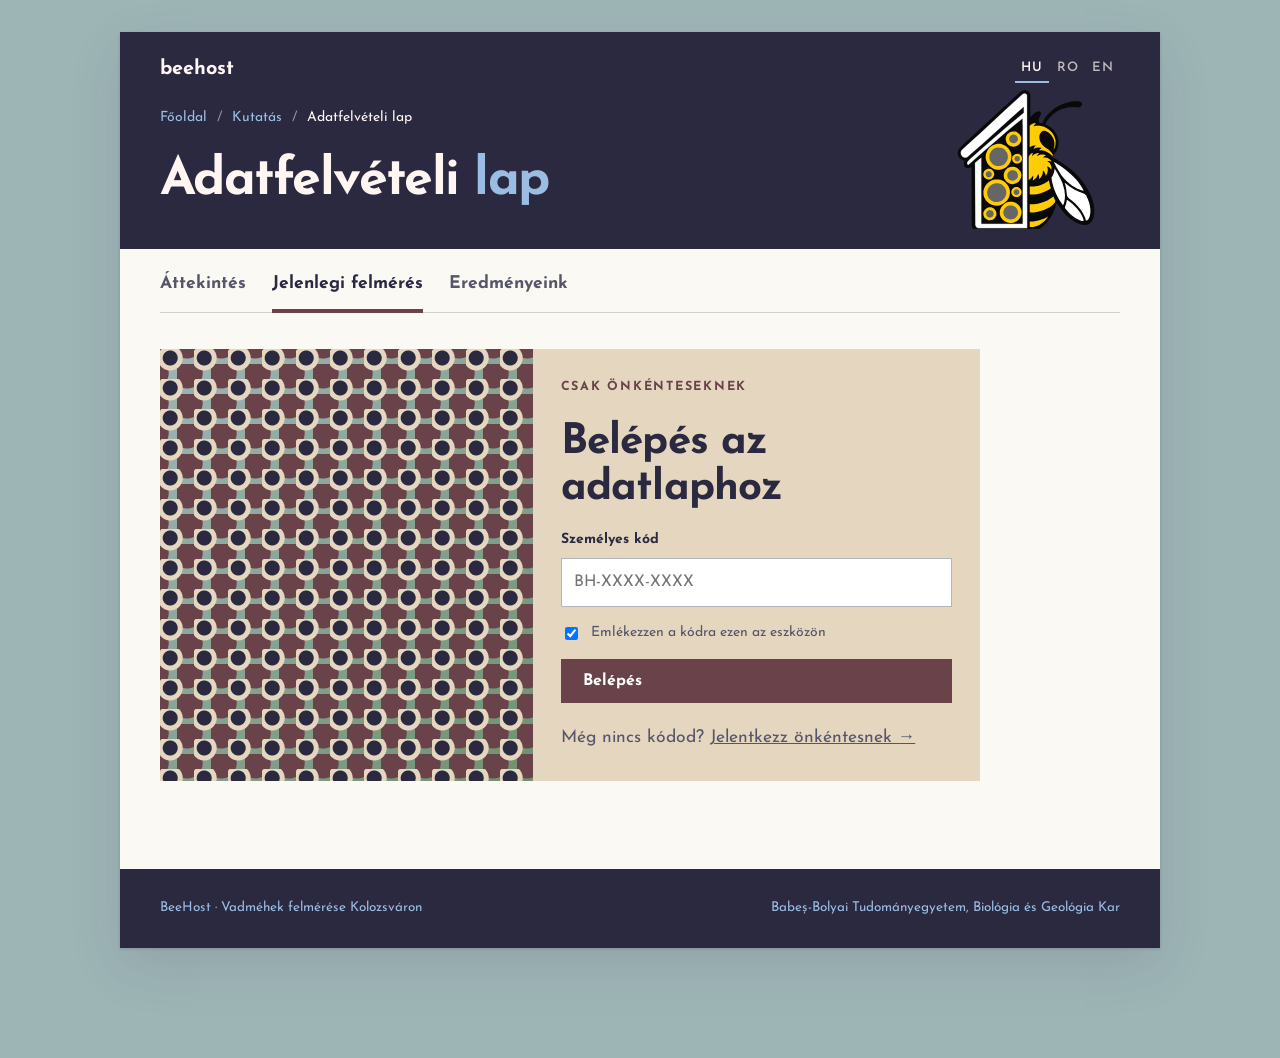
<file: adatlap.html>
<!doctype html>
<html lang="hu">
<head>
<meta charset="utf-8">
<meta name="viewport" content="width=device-width, initial-scale=1, viewport-fit=cover">
<meta name="color-scheme" content="only light">
<meta name="darkreader-lock">
<title>BeeHost Adatlap</title>
<meta name="description" content="BeeHost adatfelvételi lap önkénteseknek.">
<meta name="robots" content="noindex"><link rel="canonical" href="https://laszlozoltan.github.io/BeeHost/adatlap.html">
<link rel="preconnect" href="https://fonts.googleapis.com">
<link rel="stylesheet" href="https://fonts.googleapis.com/css2?family=Josefin+Sans:ital,wght@0,300;0,400;0,600;0,700;1,400&display=swap">
<link rel="stylesheet" href="css/style.css?v=20261115b">
</head>
<body class="lang-hu">
<div class="site">
<header class="subhead">
  <div class="wrap">
    <div class="bar">
      <a class="brand" href="index.html">beehost</a>
      <span class="lang" role="group" aria-label="Nyelv / Limba / Language">
        <button type="button" id="b-hu" aria-pressed="true">HU</button>
        <button type="button" id="b-ro" aria-pressed="false">RO</button>
        <button type="button" id="b-en" aria-pressed="false">EN</button>
      </span>
    </div>
    <nav class="crumbs" aria-label="breadcrumb"><a href="index.html"><span class="hu">Főoldal</span><span class="ro">Acasă</span><span class="en">Home</span></a><span class="sep">/</span><a href="kutatas.html"><span class="hu">Kutatás</span><span class="ro">Cercetare</span><span class="en">Research</span></a><span class="sep">/</span><span><span class="hu">Adatfelvételi lap</span><span class="ro">Fișa de date</span><span class="en">Data sheet</span></span></nav>
    <h1><span class="hu">Adatfelvételi <span class="hl">lap</span></span><span class="ro">Fișa de <span class="hl">date</span></span><span class="en">Data <span class="hl">sheet</span></span></h1>
  </div>
</header>
<main>
  <div class="wrap" style="padding-top:8px"><nav class="subnav"><a href="kutatas.html"><span class="hu">Áttekintés</span><span class="ro">Prezentare</span><span class="en">Overview</span></a><a href="felmeres.html" aria-current="page"><span class="hu">Jelenlegi felmérés</span><span class="ro">Studiul actual</span><span class="en">Current survey</span></a><a href="eredmenyek.html"><span class="hu">Eredményeink</span><span class="ro">Rezultatele noastre</span><span class="en">Our results</span></a></nav></div>

<section class="app-sec">
  <div class="wrap">
    <div id="gate" class="gatecard">
      <div class="gate-art" aria-hidden="true"></div>
      <div class="gate-body">
        <p class="eyebrow"><span class="hu">Csak önkénteseknek</span><span class="ro">Doar pentru voluntari</span><span class="en">Volunteers only</span></p>
        <h2><span class="hu">Belépés az adatlaphoz</span><span class="ro">Acces la fișa de date</span><span class="en">Sign in to the data sheet</span></h2>
        <form class="gate" id="gateform">
          <div class="fld"><label for="pw"><span class="hu">Személyes kód</span><span class="ro">Cod personal</span><span class="en">Personal code</span></label><input type="text" id="pw" autocomplete="off" autocapitalize="characters" spellcheck="false" placeholder="BH-XXXX-XXXX" required></div>
          <label class="remember"><input type="checkbox" id="remcode" checked> <span class="hu">Emlékezzen a kódra ezen az eszközön</span><span class="ro">Reține codul pe acest dispozitiv</span><span class="en">Remember the code on this device</span></label>
          <button class="cta" type="submit" id="gatebtn"><span class="hu">Belépés</span><span class="ro">Intră</span><span class="en">Sign in</span></button>
          <p id="gatemsg" class="msg err" hidden><span class="hu">Ismeretlen vagy még nem jóváhagyott kód. A kódot a jelentkezés jóváhagyása után e-mailben küldjük; ha elveszett, írj a zoltan.laszlo@ubbcluj.ro címre.</span><span class="ro">Cod necunoscut sau încă neaprobat. Codul îl trimitem pe e-mail după aprobarea înscrierii; dacă l-ai pierdut, scrie la zoltan.laszlo@ubbcluj.ro.</span><span class="en">Unknown or not yet approved code. We e-mail the code once your sign-up is approved; if you lost it, write to zoltan.laszlo@ubbcluj.ro.</span></p>
          <p id="gateerr" class="msg err" hidden><span class="hu">Nincs kapcsolat a szerverrel. Próbáld újra később.</span><span class="ro">Nu există conexiune cu serverul. Încearcă mai târziu.</span><span class="en">Could not reach the server. Try again later.</span></p>
          <p class="muted" style="margin:6px 0 0"><span class="hu">Még nincs kódod?</span><span class="ro">Nu ai încă un cod?</span><span class="en">No code yet?</span> <a href="jelentkezes.html"><span class="hu">Jelentkezz önkéntesnek →</span><span class="ro">Înscrie-te ca voluntar →</span><span class="en">Sign up as a volunteer →</span></a></p>
        </form>
      </div>
    </div>

    <div id="app" hidden>
      <div class="app-head">
        <div>
          <p class="eyebrow" style="margin:0"><span class="hu">Adatfelvételi lap</span><span class="ro">Fișa de date</span><span class="en">Data sheet</span></p>
          <h2 id="steptitle"></h2>
        </div>
        <span class="saved" id="saved" hidden><span class="hu">Piszkozat mentve</span><span class="ro">Ciornă salvată</span><span class="en">Draft saved</span></span>
      </div>
      <ol class="prog" id="prog"><li data-step="0"><b>1</b><span><span class="hu">Ki és hol?</span><span class="ro">Cine și unde?</span><span class="en">Who and where?</span></span></li><li data-step="1"><b>2</b><span><span class="hu">Ellenőrzés</span><span class="ro">Verificare</span><span class="en">Check</span></span></li><li data-step="2"><b>3</b><span><span class="hu">Lezárt csövek</span><span class="ro">Tuburi astupate</span><span class="en">Sealed tubes</span></span></li><li data-step="3"><b>4</b><span><span class="hu">Megfigyelések</span><span class="ro">Observații</span><span class="en">Observations</span></span></li><li data-step="4"><b>5</b><span><span class="hu">Áttekintés</span><span class="ro">Rezumat</span><span class="en">Review</span></span></li></ol>
      <div class="pbar"><i id="barfill"></i></div>

      <form id="sheetform" novalidate>
        <div class="step" data-step="0">
          <div class="grid2">
            <div class="fld"><label for="observer"><span class="hu">Név</span><span class="ro">Nume</span><span class="en">Name</span> <span class="req">*</span></label><input type="text" id="observer" name="observer" required autocomplete="name"></div>
            <div class="fld"><label for="email"><span class="hu">E-mail</span><span class="ro">E-mail</span><span class="en">E-mail</span> </label><input type="email" id="email" name="email" autocomplete="email"></div>
            <div class="fld"><label for="hotel_id"><span class="hu">Hotel azonosító</span><span class="ro">Codul hotelului</span><span class="en">Hotel ID</span> <span class="req">*</span></label><input type="text" id="hotel_id" name="hotel_id" required placeholder="BH-001" autocapitalize="characters"><small><span class="hu">a hotelre ragasztott kód</span><span class="ro">codul lipit pe hotel</span><span class="en">the code stuck on the hotel</span></small></div>
            <div class="fld"><label for="district"><span class="hu">Városrész</span><span class="ro">Cartier</span><span class="en">District</span> <span class="req">*</span></label><input type="text" id="district" name="district" required list="districts" placeholder="Mănăștur, Gheorgheni…"></div>
            <div class="fld wide"><label for="address"><span class="hu">Utca vagy koordináták</span><span class="ro">Stradă sau coordonate</span><span class="en">Street or coordinates</span> </label><input type="text" id="address" name="address"><small><span class="hu">nem tesszük közzé</span><span class="ro">nu publicăm</span><span class="en">not published</span></small></div>
            <div class="fld wide"><span class="lab"><span class="hu">Elhelyezés</span><span class="ro">Amplasare</span><span class="en">Placement</span> <span class="req">*</span></span><div class="chips" role="group"><label class="chip "><input type="radio" name="placement" value="balcony" required><span><svg viewBox="0 0 24 24" aria-hidden="true"><path d="M3 10h18v2H3zM5 12v8M19 12v8M9 12v8M14 12v8" stroke-width="1.8" fill="none"/><path d="M8 4h8v6H8z"/></svg><span class="hu">erkély</span><span class="ro">balcon</span><span class="en">balcony</span></span></label><label class="chip "><input type="radio" name="placement" value="garden"><span><svg viewBox="0 0 24 24" aria-hidden="true"><path d="M12 3c-3 4-5 6-5 9a5 5 0 0 0 10 0c0-3-2-5-5-9z"/><path d="M12 13v8" stroke-width="2" fill="none"/></svg><span class="hu">kert</span><span class="ro">grădină</span><span class="en">garden</span></span></label><label class="chip "><input type="radio" name="placement" value="other"><span><svg viewBox="0 0 24 24" aria-hidden="true"><circle cx="6" cy="12" r="2"/><circle cx="12" cy="12" r="2"/><circle cx="18" cy="12" r="2"/></svg><span class="hu">egyéb</span><span class="ro">altele</span><span class="en">other</span></span></label></div></div>
            <div class="fld"><label for="floor"><span class="hu">Emelet</span><span class="ro">Etaj</span><span class="en">Floor</span> </label><input type="number" id="floor" name="floor" min="0" step="1" inputmode="numeric"><small><span class="hu">földszint = 0</span><span class="ro">parter = 0</span><span class="en">ground floor = 0</span></small></div>
            <div class="fld"><span class="lab"><span class="hu">Tájolás</span><span class="ro">Orientare</span><span class="en">Facing</span></span>
              <div class="compass" role="radiogroup"><label class="c-n"><input type="radio" name="orientation" value="N"><span>N</span></label><label class="c-ne"><input type="radio" name="orientation" value="NE"><span>NE</span></label><label class="c-e"><input type="radio" name="orientation" value="E"><span>E</span></label><label class="c-se"><input type="radio" name="orientation" value="SE"><span>SE</span></label><label class="c-s"><input type="radio" name="orientation" value="S"><span>S</span></label><label class="c-sw"><input type="radio" name="orientation" value="SW"><span>SW</span></label><label class="c-w"><input type="radio" name="orientation" value="W"><span>W</span></label><label class="c-nw"><input type="radio" name="orientation" value="NW"><span>NW</span></label><i class="c-mid" aria-hidden="true"></i></div>
            </div>
            <label class="remember wide"><input type="checkbox" id="remember" checked> <span class="hu">Jegyezze meg ezeket az adatokat a következő ellenőrzéshez ezen az eszközön</span><span class="ro">Reține aceste date pentru următoarea verificare pe acest dispozitiv</span><span class="en">Remember these details for my next check on this device</span></label>
          </div>
          <datalist id="districts"><option value="Andrei Mureșanu"><option value="Becaș"><option value="Borhanci"><option value="Bulgaria"><option value="Bună Ziua"><option value="Centru"><option value="Dâmbul Rotund"><option value="Europa"><option value="Gheorgheni"><option value="Grigorescu"><option value="Gruia"><option value="Iris"><option value="Între Lacuri"><option value="Mănăștur"><option value="Mărăști"><option value="Someșeni"><option value="Sopor"><option value="Zorilor"></datalist>
        </div>

        <div class="step" data-step="1" hidden>
          <div class="grid2">
            <div class="fld"><label for="date"><span class="hu">Dátum</span><span class="ro">Data</span><span class="en">Date</span> <span class="req">*</span></label><input type="date" id="date" name="date" required></div>
            <div class="fld"><label for="time"><span class="hu">Időpont</span><span class="ro">Ora</span><span class="en">Time</span> </label><input type="time" id="time" name="time"></div>
            <div class="fld wide"><span class="lab"><span class="hu">Időjárás</span><span class="ro">Vremea</span><span class="en">Weather</span> </span><div class="chips" role="group"><label class="chip "><input type="radio" name="weather" value="sunny"><span><svg viewBox="0 0 24 24" aria-hidden="true"><circle cx="12" cy="12" r="4.5"/><g stroke-width="2" stroke-linecap="round"><path d="M12 2v2.5M12 19.5V22M2 12h2.5M19.5 12H22M4.9 4.9l1.8 1.8M17.3 17.3l1.8 1.8M4.9 19.1l1.8-1.8M17.3 6.7l1.8-1.8"/></g></svg><span class="hu">napos</span><span class="ro">însorit</span><span class="en">sunny</span></span></label><label class="chip "><input type="radio" name="weather" value="cloudy"><span><svg viewBox="0 0 24 24" aria-hidden="true"><path d="M7 18h10a4 4 0 0 0 .6-8 5.5 5.5 0 0 0-10.6 1.5A3.3 3.3 0 0 0 7 18z"/></svg><span class="hu">felhős</span><span class="ro">noros</span><span class="en">cloudy</span></span></label><label class="chip "><input type="radio" name="weather" value="rainy"><span><svg viewBox="0 0 24 24" aria-hidden="true"><path d="M7 14h10a4 4 0 0 0 .6-8 5.5 5.5 0 0 0-10.6 1.5A3.3 3.3 0 0 0 7 14z"/><g stroke-width="2" stroke-linecap="round"><path d="M8 17l-1 3M12 17l-1 3M16 17l-1 3"/></g></svg><span class="hu">esős</span><span class="ro">ploios</span><span class="en">rainy</span></span></label></div></div>
          </div>
        </div>

        <div class="step" data-step="2" hidden>
          <p class="muted" style="margin:0 0 16px"><span class="hu">Az összes jelenleg lezárt csövet számold, ne csak az újakat. A dugó anyaga szerint koppints a + gombra.</span><span class="ro">Numără toate tuburile astupate acum, nu doar pe cele noi. Apasă pe + după materialul dopului.</span><span class="en">Count every tube that is sealed now, not only new ones. Tap + for each plug material.</span></p>
          <div class="ctrs"><div class="ctr" data-id="plug1"><img src="images/plugs/1-hylaeus-communis.webp" alt="" loading="lazy"><div class="ctr-txt"><b class="pn">1</b><span><span class="hu">Celofánszerű hártya</span><span class="ro">Membrană ca celofanul</span><span class="en">Cellophane-like membrane</span></span><em>Hylaeus communis</em></div>
<div class="ctr-ui"><button type="button" class="dec" aria-label="−">−</button><input type="number" min="0" step="1" inputmode="numeric" id="plug1" name="plug1" value="0" aria-label="Hylaeus communis"><button type="button" class="inc" aria-label="+">+</button></div></div><div class="ctr" data-id="plug2"><img src="images/plugs/2-osmia-leaiana.webp" alt="" loading="lazy"><div class="ctr-txt"><b class="pn">2</b><span><span class="hu">Növényi pép</span><span class="ro">Pastă vegetală</span><span class="en">Plant pulp</span></span><em>Osmia leaiana</em></div>
<div class="ctr-ui"><button type="button" class="dec" aria-label="−">−</button><input type="number" min="0" step="1" inputmode="numeric" id="plug2" name="plug2" value="0" aria-label="Osmia leaiana"><button type="button" class="inc" aria-label="+">+</button></div></div><div class="ctr" data-id="plug3"><img src="images/plugs/3-osmia-brevicornis.webp" alt="" loading="lazy"><div class="ctr-txt"><b class="pn">3</b><span><span class="hu">Növényi pép</span><span class="ro">Pastă vegetală</span><span class="en">Plant pulp</span></span><em>Osmia brevicornis</em></div>
<div class="ctr-ui"><button type="button" class="dec" aria-label="−">−</button><input type="number" min="0" step="1" inputmode="numeric" id="plug3" name="plug3" value="0" aria-label="Osmia brevicornis"><button type="button" class="inc" aria-label="+">+</button></div></div><div class="ctr" data-id="plug4"><img src="images/plugs/4-megachile-rotundata.webp" alt="" loading="lazy"><div class="ctr-txt"><b class="pn">4</b><span><span class="hu">Levél- vagy sziromdarabok</span><span class="ro">Bucăți de frunze sau petale</span><span class="en">Leaf or petal pieces</span></span><em>Megachile rotundata</em></div>
<div class="ctr-ui"><button type="button" class="dec" aria-label="−">−</button><input type="number" min="0" step="1" inputmode="numeric" id="plug4" name="plug4" value="0" aria-label="Megachile rotundata"><button type="button" class="inc" aria-label="+">+</button></div></div><div class="ctr" data-id="plug5"><img src="images/plugs/5-osmia-florisomnis.webp" alt="" loading="lazy"><div class="ctr-txt"><b class="pn">5</b><span><span class="hu">Durva sárdugó</span><span class="ro">Dop de noroi grosier</span><span class="en">Coarse mud plug</span></span><em>Osmia florisomnis</em></div>
<div class="ctr-ui"><button type="button" class="dec" aria-label="−">−</button><input type="number" min="0" step="1" inputmode="numeric" id="plug5" name="plug5" value="0" aria-label="Osmia florisomnis"><button type="button" class="inc" aria-label="+">+</button></div></div><div class="ctr" data-id="plug6"><img src="images/plugs/6-osmia-cornuta.webp" alt="" loading="lazy"><div class="ctr-txt"><b class="pn">6</b><span><span class="hu">Finom sárdugó</span><span class="ro">Dop de noroi fin</span><span class="en">Fine mud plug</span></span><em>Osmia cornuta</em></div>
<div class="ctr-ui"><button type="button" class="dec" aria-label="−">−</button><input type="number" min="0" step="1" inputmode="numeric" id="plug6" name="plug6" value="0" aria-label="Osmia cornuta"><button type="button" class="inc" aria-label="+">+</button></div></div><div class="ctr" data-id="plug7"><img src="images/plugs/7-hoplitis-adunca-glossy.webp" alt="" loading="lazy"><div class="ctr-txt"><b class="pn">7</b><span><span class="hu">Gyanta, fényes</span><span class="ro">Rășină, lucioasă</span><span class="en">Resin, glossy</span></span><em>Hoplitis adunca</em></div>
<div class="ctr-ui"><button type="button" class="dec" aria-label="−">−</button><input type="number" min="0" step="1" inputmode="numeric" id="plug7" name="plug7" value="0" aria-label="Hoplitis adunca"><button type="button" class="inc" aria-label="+">+</button></div></div><div class="ctr" data-id="plug8"><img src="images/plugs/8-hoplitis-adunca-matt.webp" alt="" loading="lazy"><div class="ctr-txt"><b class="pn">8</b><span><span class="hu">Gyanta, matt</span><span class="ro">Rășină, mată</span><span class="en">Resin, matt</span></span><em>Hoplitis adunca</em></div>
<div class="ctr-ui"><button type="button" class="dec" aria-label="−">−</button><input type="number" min="0" step="1" inputmode="numeric" id="plug8" name="plug8" value="0" aria-label="Hoplitis adunca"><button type="button" class="inc" aria-label="+">+</button></div></div><div class="ctr" data-id="plug9"><img src="images/plugs/9-osmia-bicornis.webp" alt="" loading="lazy"><div class="ctr-txt"><b class="pn">9</b><span><span class="hu">Sárdugó</span><span class="ro">Dop de noroi</span><span class="en">Mud plug</span></span><em>Osmia bicornis</em></div>
<div class="ctr-ui"><button type="button" class="dec" aria-label="−">−</button><input type="number" min="0" step="1" inputmode="numeric" id="plug9" name="plug9" value="0" aria-label="Osmia bicornis"><button type="button" class="inc" aria-label="+">+</button></div></div><div class="ctr" data-id="plug_other"><span class="noimg">?</span><div class="ctr-txt"><span><span class="hu">Ismeretlen vagy egyéb dugó</span><span class="ro">Dop necunoscut sau altul</span><span class="en">Unknown or other plug</span></span></div>
<div class="ctr-ui"><button type="button" class="dec" aria-label="−">−</button><input type="number" min="0" step="1" inputmode="numeric" id="plug_other" name="plug_other" value="0" aria-label="plug_other"><button type="button" class="inc" aria-label="+">+</button></div></div><div class="ctr" data-id="open_tubes"><span class="noimg">?</span><div class="ctr-txt"><span><span class="hu">Nyitott (üres) csövek</span><span class="ro">Tuburi deschise (goale)</span><span class="en">Open (empty) tubes</span></span></div>
<div class="ctr-ui"><button type="button" class="dec" aria-label="−">−</button><input type="number" min="0" step="1" inputmode="numeric" id="open_tubes" name="open_tubes" value="0" aria-label="open_tubes"><button type="button" class="inc" aria-label="+">+</button></div></div></div>
          <div class="total"><span class="hu">Lezárt csövek összesen</span><span class="ro">Total tuburi astupate</span><span class="en">Sealed tubes in total</span>: <b id="total">0</b></div>
        </div>

        <div class="step" data-step="3" hidden>
          <div class="fld wide"><span class="lab"><span class="hu">Látott rovarok a hotel körül</span><span class="ro">Insecte văzute lângă hotel</span><span class="en">Insects seen around the hotel</span></span><div class="itiles"><label class="itile"><input type="checkbox" name="insects" value="osmia"><img src="images/osmia-bicornis.webp" alt="" loading="lazy"><span><span class="hu">Faliméhek</span><span class="ro">Albine zidar</span><span class="en">Mason bees</span></span></label><label class="itile"><input type="checkbox" name="insects" value="megachile"><img src="images/megachile-willughbiella.webp" alt="" loading="lazy"><span><span class="hu">Levélvágók</span><span class="ro">Tăietoare de frunze</span><span class="en">Leafcutter bees</span></span></label><label class="itile"><input type="checkbox" name="insects" value="hylaeus"><img src="images/plugs/1-hylaeus-communis.webp" alt="" loading="lazy"><span><span class="hu">Álarcos méhek</span><span class="ro">Albine mascate</span><span class="en">Masked bees</span></span></label><label class="itile"><input type="checkbox" name="insects" value="wasps"><span class="noimg">·</span><span><span class="hu">Darazsak</span><span class="ro">Viespi</span><span class="en">Wasps</span></span></label><label class="itile"><input type="checkbox" name="insects" value="parasitoids"><span class="noimg">·</span><span><span class="hu">Fürkészek, fémdarazsak</span><span class="ro">Ichneumonide, viespi smarald</span><span class="en">Ichneumons, cuckoo wasps</span></span></label><label class="itile"><input type="checkbox" name="insects" value="other"><span class="noimg">·</span><span><span class="hu">Egyéb rovar</span><span class="ro">Altă insectă</span><span class="en">Other insect</span></span></label></div></div>
          <div class="grid2" style="margin-top:20px">
            <div class="fld wide"><span class="lab"><span class="hu">Fotók</span><span class="ro">Fotografii</span><span class="en">Photos</span></span>
              <label class="drop" for="photofiles"><input type="file" id="photofiles" accept="image/*" multiple><span class="drop-ic" aria-hidden="true">+</span><span><span class="hu">Fotók hozzáadása (legfeljebb 6)</span><span class="ro">Adaugă fotografii (cel mult 6)</span><span class="en">Add photos (up to 6)</span></span></label>
              <div class="thumbs" id="thumbs"></div>
              <small><span class="hu">A fotók a BeeHost Google Drive-mappájába kerülnek; nem tesszük közzé őket. Feltöltés előtt kisebbre méretezzük őket.</span><span class="ro">Fotografiile ajung în dosarul Google Drive BeeHost; nu le publicăm. Le micșorăm înainte de trimitere.</span><span class="en">Photos go to the BeeHost Google Drive folder; we do not publish them. They are resized before upload.</span></small></div>
            <div class="fld wide"><label for="notes"><span class="hu">Megjegyzés</span><span class="ro">Observații</span><span class="en">Notes</span></label><textarea id="notes" name="notes"></textarea></div>
          </div>
        </div>

        <div class="step" data-step="4" hidden>
          <div id="review" class="review"></div>
          <div id="result" aria-live="polite"></div>
        </div>

        <div class="nav">
          <button type="button" class="ghost" id="back"><span class="hu">← Vissza</span><span class="ro">← Înapoi</span><span class="en">← Back</span></button>
          <button type="button" class="cta" id="next"><span class="hu">Tovább →</span><span class="ro">Înainte →</span><span class="en">Next →</span></button>
          <button type="submit" class="cta" id="send" hidden><span class="hu">Beküldés</span><span class="ro">Trimite</span><span class="en">Submit</span></button>
        </div>
      </form>

      <div id="done" class="done-screen" hidden>
        <div class="done-hex" aria-hidden="true"></div>
        <h2><span class="hu">Elküldve. Köszönjük!</span><span class="ro">Trimis. Mulțumim!</span><span class="en">Sent. Thank you!</span></h2>
        <p class="muted"><span class="hu">Az adatok és a fotók bekerültek a BeeHost táblázatba és mappába.</span><span class="ro">Datele și fotografiile au ajuns în tabelul și dosarul BeeHost.</span><span class="en">Your data and photos are now in the BeeHost sheet and folder.</span></p>
        <button type="button" class="cta" id="again"><span class="hu">Új ellenőrzés rögzítése</span><span class="ro">Înregistrează o nouă verificare</span><span class="en">Record another check</span></button>
      </div>
    </div>
  </div>
</section>
</main>
<footer>
  <div class="wrap">
    <span>BeeHost · <span class="hu">Vadméhek felmérése Kolozsváron</span><span class="ro">Cercetarea albinelor solitare din Cluj-Napoca</span><span class="en">Wild bee survey in Cluj-Napoca</span></span>
    <span><span class="hu">Babeș-Bolyai Tudományegyetem</span><span class="ro">Universitatea Babeș-Bolyai</span><span class="en">Babeș-Bolyai University</span>, <span class="hu">Biológia és Geológia Kar</span><span class="ro">Facultatea de Biologie și Geologie</span><span class="en">Faculty of Biology and Geology</span></span>
  </div>
</footer>
</div>
<script src="js/lang.js"></script>
<script>
/* ---- settings ----
   SCRIPT_URL: the Google Apps Script web app URL (README → "Data sheet").
   Access: personal volunteer codes, issued after approval in the "Önkéntesek" sheet; the script checks the code on every submission. */
const MAXPH=6, MAXPX=1600;
const SCRIPT_URL='https://script.google.com/macros/s/AKfycbyMXLUWGS4N2H-0dAyD2OcWOFICgO7K5Tfp41nLrnJYeBM1mEaVprXN9GNqUT5tAQuM/exec';
(function(){
const T=o=>window.BH.T(o);
const $=id=>document.getElementById(id);
const STEPS=[{hu:'Ki és hol?',ro:'Cine și unde?',en:'Who and where?'},{hu:'Ellenőrzés',ro:'Verificare',en:'Check'},{hu:'Lezárt csövek',ro:'Tuburi astupate',en:'Sealed tubes'},{hu:'Megfigyelések',ro:'Observații',en:'Observations'},{hu:'Áttekintés',ro:'Rezumat',en:'Review'}];
const KEEP=['observer','email','hotel_id','district','address','placement','floor','orientation'];
const form=$('sheetform'),steps=[...form.querySelectorAll('.step')];let cur=0;
function store(k,v){try{v==null?localStorage.removeItem(k):localStorage.setItem(k,JSON.stringify(v))}catch(e){}}
function load(k){try{return JSON.parse(localStorage.getItem(k))}catch(e){return null}}
/* gate: personal code, checked by the server */
let PW=null,WHO=null;
async function api(o){const r=await fetch(SCRIPT_URL,{method:'POST',body:JSON.stringify(o)});return r.json();}
function openApp(){$('gate').hidden=true;$('app').hidden=false;restore();
  if(WHO){if(!$('observer').value) $('observer').value=WHO.name||'';if(!$('email').value) $('email').value=WHO.email||'';}
  show(0);}
async function tryCode(code,quiet){code=String(code||'').trim().toUpperCase();if(!code) return false;
  if(!SCRIPT_URL){PW=code;openApp();return true;}
  const b=$('gatebtn');b.disabled=true;b.classList.add('busy');$('gatemsg').hidden=true;$('gateerr').hidden=true;
  try{const j=await api({action:'login',code});
    if(j.ok){PW=code;WHO=j;try{sessionStorage.setItem('bh-code',code);$('remcode').checked?localStorage.setItem('bh-code',code):localStorage.removeItem('bh-code')}catch(_){}openApp();return true;}
    if(!quiet){$('gatemsg').hidden=false;$('gateform').classList.remove('shake');void $('gateform').offsetWidth;$('gateform').classList.add('shake');}
    try{localStorage.removeItem('bh-code');sessionStorage.removeItem('bh-code')}catch(_){}
  }catch(err){$('gateerr').hidden=false;}
  finally{b.disabled=false;b.classList.remove('busy');}
  return false;}
(function(){let c=null;try{c=sessionStorage.getItem('bh-code')||localStorage.getItem('bh-code')}catch(e){}if(c){$('pw').value=c;tryCode(c,true);}})();
$('gateform').addEventListener('submit',e=>{e.preventDefault();tryCode($('pw').value,false);});
/* photos: resized in the browser, sent as JPEG */
let PH=[];
function resize(file){return new Promise((ok,bad)=>{const u=URL.createObjectURL(file),im=new Image();
  im.onload=()=>{let w=im.naturalWidth,h=im.naturalHeight,s=Math.min(1,MAXPX/Math.max(w,h));w=Math.round(w*s);h=Math.round(h*s);
    const c=document.createElement('canvas');c.width=w;c.height=h;c.getContext('2d').drawImage(im,0,0,w,h);URL.revokeObjectURL(u);ok(c.toDataURL('image/jpeg',0.82));};
  im.onerror=()=>{URL.revokeObjectURL(u);bad();};im.src=u;});}
function drawThumbs(){$('thumbs').innerHTML=PH.map((p,i)=>`<span class="th"><img src="${p}" alt=""><button type="button" data-i="${i}" aria-label="×">×</button></span>`).join('');
  $('thumbs').querySelectorAll('button').forEach(b=>b.onclick=()=>{PH.splice(+b.dataset.i,1);drawThumbs();});
  document.querySelector('.drop').classList.toggle('full',PH.length>=MAXPH);}
$('photofiles').addEventListener('change',async e=>{const fs=[...e.target.files].slice(0,MAXPH-PH.length);e.target.value='';
  for(const f of fs){try{PH.push(await resize(f));}catch(_){}} drawThumbs();});
/* data in/out */
function collect(){const fd=new FormData(form),d={};
  for(const [k,v] of fd.entries()){ if(v instanceof File) continue; if(k==='insects') d.insects=(d.insects?d.insects+', ':'')+v; else d[k]=v; }
  for(let i=1;i<=9;i++) d['plug'+i]=+(d['plug'+i]||0); d.plug_other=+(d.plug_other||0); d.open_tubes=+(d.open_tubes||0);
  d.lang=window.BH.lang; return d;}
function fill(d){if(!d) return;for(const [k,v] of Object.entries(d)){
  const els=form.querySelectorAll(`[name="${k}"]`);
  els.forEach(el=>{ if(el.type==='radio') el.checked=(el.value===v); else if(el.type==='checkbox') el.checked=String(v).split(', ').includes(el.value); else el.value=v; });}}
function restore(){fill(load('bh-sheet-keep'));fill(load('bh-sheet-draft'));if(!$('date').value) $('date').value=new Date().toISOString().slice(0,10);
  if(!$('time').value){const n=new Date();$('time').value=String(n.getHours()).padStart(2,'0')+':'+String(n.getMinutes()).padStart(2,'0');} total();}
let saveT;form.addEventListener('change',e=>{const f=e.target.closest&&e.target.closest('.fld');if(f) f.classList.remove('bad');});
form.addEventListener('input',e=>{const f=e.target&&e.target.closest&&e.target.closest('.fld');if(f) f.classList.remove('bad');clearTimeout(saveT);saveT=setTimeout(()=>{store('bh-sheet-draft',collect());$('saved').hidden=false;setTimeout(()=>$('saved').hidden=true,1400)},400);total();});
/* counters */
form.querySelectorAll('.ctr').forEach(c=>{const i=c.querySelector('input');
  c.querySelector('.inc').onclick=()=>{i.value=(+i.value||0)+1;bump(c);form.dispatchEvent(new Event('input'));};
  c.querySelector('.dec').onclick=()=>{i.value=Math.max(0,(+i.value||0)-1);bump(c);form.dispatchEvent(new Event('input'));};});
function bump(c){c.classList.toggle('has',+c.querySelector('input').value>0);c.classList.remove('pop');void c.offsetWidth;c.classList.add('pop');}
function total(){let t=0;for(let i=1;i<=9;i++) t+=+($('plug'+i).value||0); t+=+($('plug_other').value||0); $('total').textContent=t;
  form.querySelectorAll('.ctr').forEach(c=>c.classList.toggle('has',+c.querySelector('input').value>0));}
/* steps */
function show(n){cur=n;steps.forEach((s,i)=>s.hidden=i!==n);
  $('steptitle').textContent=(n+1)+' / '+STEPS.length+' · '+T(STEPS[n]);
  [...$('prog').children].forEach((li,i)=>{li.classList.toggle('done',i<n);li.classList.toggle('on',i===n);});
  $('barfill').style.width=((n)/(STEPS.length-1)*100)+'%';
  $('back').style.visibility=n?'visible':'hidden';$('next').hidden=n===STEPS.length-1;$('send').hidden=n!==STEPS.length-1;
  if(n===STEPS.length-1) review();
  const top=$('app').getBoundingClientRect().top+scrollY-12; if(scrollY>top) scrollTo({top,behavior:'smooth'});}
function valid(n){const req=[...steps[n].querySelectorAll('[required]')];let ok=true,first=null;
  const groups=new Set();
  req.forEach(el=>{ if(el.type==='radio'){groups.add(el.name);return;} const g=el.closest('.fld'); const bad=!el.checkValidity(); g.classList.toggle('bad',bad); if(bad){ok=false;first=first||el;} });
  groups.forEach(nm=>{const g=steps[n].querySelector(`[name="${nm}"]`).closest('.fld');const bad=!form.querySelector(`[name="${nm}"]:checked`);g.classList.toggle('bad',bad);if(bad){ok=false;first=first||g.querySelector('input');}});
  const em=$('email'); if(n===0&&em.value&&!em.checkValidity()){ok=false;em.closest('.fld').classList.add('bad');first=first||em;}
  if(first) first.focus();return ok;}
$('next').onclick=()=>{if(valid(cur)) show(cur+1);};
$('back').onclick=()=>show(Math.max(0,cur-1));
$('prog').addEventListener('click',e=>{const li=e.target.closest('li');if(!li) return;const n=+li.dataset.step;if(n<cur) show(n); else{for(let i=cur;i<n;i++){if(!valid(i)){show(i);return;}} show(n);}});
document.addEventListener('langchange',()=>{show(cur);});
/* review */
function esc(s){return String(s==null?'':s).replace(/[&<>"]/g,c=>({'&':'&amp;','<':'&lt;','>':'&gt;','"':'&quot;'}[c]))}
function lbl(name,val){const el=form.querySelector(`[name="${name}"][value="${val}"]`);if(!el) return val;const sp=el.parentElement.querySelector('.'+window.BH.lang);return sp?sp.textContent.trim():val}
function review(){const d=collect();const L=o=>T(o);
  const plugs=[];for(let i=1;i<=9;i++) if(d['plug'+i]) plugs.push(`<span class="rp"><img src="${form.querySelector('[data-id=plug'+i+'] img').src}" alt="">${i} × <b>${d['plug'+i]}</b></span>`);
  if(d.plug_other) plugs.push(`<span class="rp">? × <b>${d.plug_other}</b></span>`);
  const row=(k,v,step)=>`<div class="rv"><dt>${L(k)}</dt><dd>${v||'<span class="muted">—</span>'}</dd><button type="button" class="edit" data-go="${step}">${L({hu:'Javít',ro:'Modifică',en:'Edit'})}</button></div>`;
  $('review').innerHTML='<dl>'+
   row({hu:'Megfigyelő',ro:'Observator',en:'Observer'},esc(d.observer)+(d.email?' · '+esc(d.email):''),0)+
   row({hu:'Hotel',ro:'Hotel',en:'Hotel'},esc(d.hotel_id)+' · '+esc(d.district)+(d.placement?' · '+esc(lbl('placement',d.placement)):'')+(d.floor!==''&&d.floor!=null?' · '+esc(d.floor)+'.':'')+(d.orientation?' · '+esc(d.orientation):''),0)+
   row({hu:'Ellenőrzés',ro:'Verificare',en:'Check'},esc(d.date)+' '+esc(d.time)+(d.weather?' · '+esc(lbl('weather',d.weather)):''),1)+
   row({hu:'Lezárt csövek',ro:'Tuburi astupate',en:'Sealed tubes'},(plugs.length?plugs.join(''):'0')+` <span class="muted">· ${L({hu:'nyitott',ro:'deschise',en:'open'})}: ${d.open_tubes}</span>`,2)+
   row({hu:'Látott rovarok',ro:'Insecte văzute',en:'Insects seen'},d.insects?d.insects.split(', ').map(v=>esc(lbl('insects',v))).join(', '):'',3)+
   row({hu:'Fotók, megjegyzés',ro:'Fotografii, observații',en:'Photos, notes'},[PH.length?`<span class="rthumbs">${PH.map(p=>`<img src="${p}" alt="">`).join('')}</span>`:'',esc(d.notes)].filter(Boolean).join(' · '),3)+'</dl>';
  $('review').querySelectorAll('.edit').forEach(b=>b.onclick=()=>show(+b.dataset.go));}
/* submit */
function msg(cls,html){$('result').innerHTML=`<div class="msg ${cls}">${html}</div>`;}
form.addEventListener('submit',async e=>{e.preventDefault();for(let i=0;i<4;i++) if(!valid(i)){show(i);return;}
  const d=collect();
  if($('remember').checked){const k={};KEEP.forEach(x=>k[x]=d[x]);store('bh-sheet-keep',k);} else store('bh-sheet-keep',null);
  if(!SCRIPT_URL){msg('err',T({hu:'A beküldés még nincs bekötve. Másold ki az alábbi adatokat, és küldd el e-mailben a zoltan.laszlo@ubbcluj.ro címre.',ro:'Trimiterea nu este încă activă. Copiază datele de mai jos și trimite-le pe e-mail la zoltan.laszlo@ubbcluj.ro.',en:'Submission is not connected yet. Copy the data below and e-mail it to zoltan.laszlo@ubbcluj.ro.'})+`<pre>${esc(JSON.stringify(d,null,2))}</pre>`);return;}
  const b=$('send');b.disabled=true;b.classList.add('busy');
  try{const j=await api(Object.assign({action:'submit',code:PW},d,{photo_files:PH.map(p=>({b64:p}))}));
    if(j.ok){store('bh-sheet-draft',null);PH=[];drawThumbs();form.hidden=true;$('prog').hidden=true;document.querySelector('.pbar').hidden=true;$('done').hidden=false;$('steptitle').textContent='';}
    else if(j.error==='auth'){msg('err',T({hu:'A szerver nem fogadta el a kódot (lehet, hogy letiltották). Írj nekünk: zoltan.laszlo@ubbcluj.ro.',ro:'Serverul nu a acceptat codul (poate a fost dezactivat). Scrie-ne: zoltan.laszlo@ubbcluj.ro.',en:'The server did not accept your code (it may have been disabled). Write to us: zoltan.laszlo@ubbcluj.ro.'}));try{sessionStorage.removeItem('bh-code');localStorage.removeItem('bh-code')}catch(_){}}
    else msg('err',T({hu:'A beküldés nem sikerült: ',ro:'Trimiterea a eșuat: ',en:'Submission failed: '})+esc(j.error||''));
  }catch(err){msg('err',T({hu:'Nincs kapcsolat a szerverrel. Próbáld újra később; az adatok piszkozatként megmaradtak ezen az eszközön.',ro:'Nu există conexiune cu serverul. Încearcă mai târziu; datele au rămas salvate ca ciornă pe acest dispozitiv.',en:'Could not reach the server. Try again later; your data is kept as a draft on this device.'}));}
  finally{b.disabled=false;b.classList.remove('busy');}});
$('again').onclick=()=>{const keep=load('bh-sheet-keep');form.reset();form.querySelectorAll('.ctr input').forEach(i=>i.value=0);fill(keep);
  $('date').value=new Date().toISOString().slice(0,10);$('time').value='';restore();$('result').innerHTML='';
  form.hidden=false;$('prog').hidden=false;document.querySelector('.pbar').hidden=false;$('done').hidden=true;show(keep?1:0);};
})();
</script>
</body>
</html>
</file>
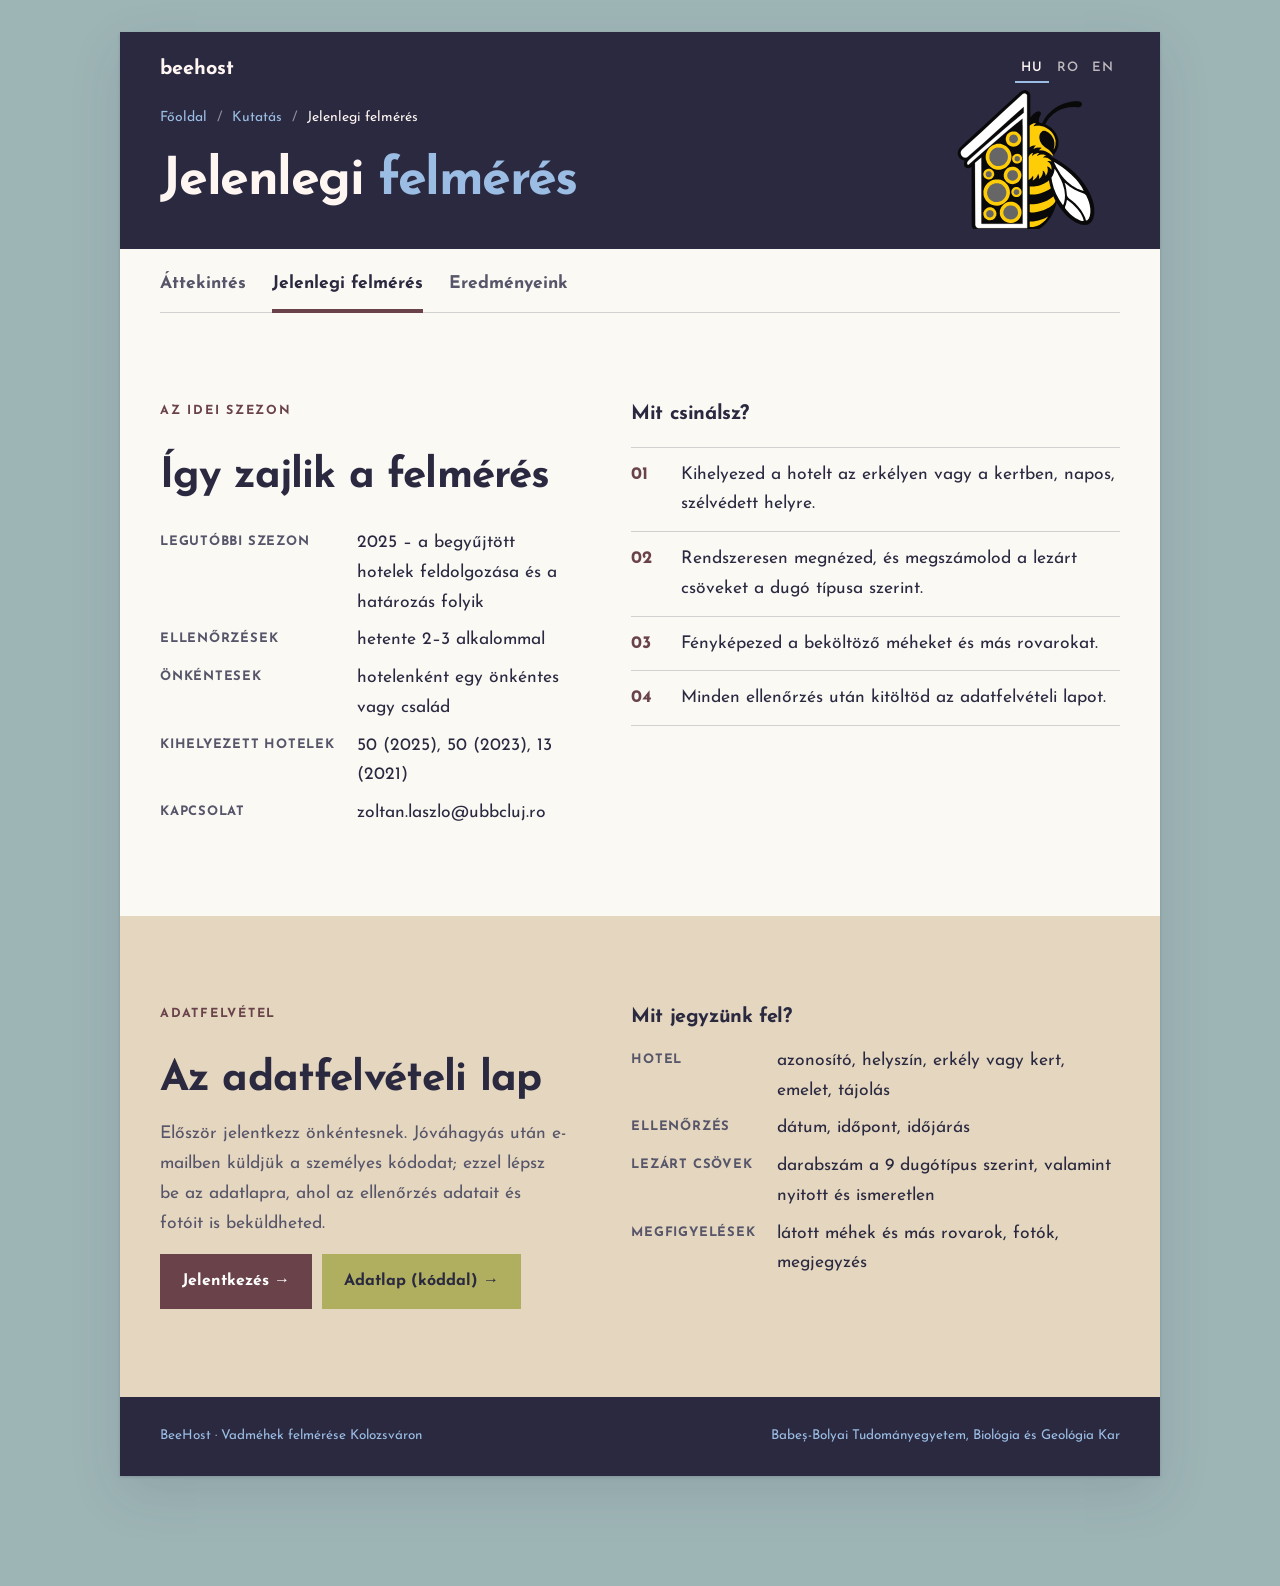
<file: felmeres.html>
<!doctype html>
<html lang="hu">
<head>
<meta charset="utf-8">
<meta name="viewport" content="width=device-width, initial-scale=1, viewport-fit=cover">
<meta name="color-scheme" content="only light">
<meta name="darkreader-lock">
<title>BeeHost Felmérés</title>
<meta name="description" content="A BeeHost önkéntes vadméh-felmérés Kolozsváron: hogyan zajlik, mit jegyzünk fel. Studiul BeeHost cu voluntari în Cluj-Napoca. The BeeHost volunteer wild bee survey in Cluj-Napoca.">
<link rel="canonical" href="https://laszlozoltan.github.io/BeeHost/felmeres.html">
<link rel="preconnect" href="https://fonts.googleapis.com">
<link rel="stylesheet" href="https://fonts.googleapis.com/css2?family=Josefin+Sans:ital,wght@0,300;0,400;0,600;0,700;1,400&display=swap">
<link rel="stylesheet" href="css/style.css?v=20261115b">
</head>
<body class="lang-hu">
<div class="site">
<header class="subhead">
  <div class="wrap">
    <div class="bar">
      <a class="brand" href="index.html">beehost</a>
      <span class="lang" role="group" aria-label="Nyelv / Limba / Language">
        <button type="button" id="b-hu" aria-pressed="true">HU</button>
        <button type="button" id="b-ro" aria-pressed="false">RO</button>
        <button type="button" id="b-en" aria-pressed="false">EN</button>
      </span>
    </div>
    <nav class="crumbs" aria-label="breadcrumb"><a href="index.html"><span class="hu">Főoldal</span><span class="ro">Acasă</span><span class="en">Home</span></a><span class="sep">/</span><a href="kutatas.html"><span class="hu">Kutatás</span><span class="ro">Cercetare</span><span class="en">Research</span></a><span class="sep">/</span><span><span class="hu">Jelenlegi felmérés</span><span class="ro">Studiul actual</span><span class="en">Current survey</span></span></nav>
    <h1><span class="hu">Jelenlegi <span class="hl">felmérés</span></span><span class="ro">Studiul <span class="hl">actual</span></span><span class="en">Current <span class="hl">survey</span></span></h1>
  </div>
</header>
<main>
  <div class="wrap" style="padding-top:8px"><nav class="subnav"><a href="kutatas.html"><span class="hu">Áttekintés</span><span class="ro">Prezentare</span><span class="en">Overview</span></a><a href="felmeres.html" aria-current="page"><span class="hu">Jelenlegi felmérés</span><span class="ro">Studiul actual</span><span class="en">Current survey</span></a><a href="eredmenyek.html"><span class="hu">Eredményeink</span><span class="ro">Rezultatele noastre</span><span class="en">Our results</span></a></nav></div>

<section>
  <div class="wrap split">
    <div class="stack">
      <p class="eyebrow"><span class="hu">Az idei szezon</span><span class="ro">Sezonul curent</span><span class="en">This season</span></p>
      <h2><span class="hu">Így zajlik a felmérés</span><span class="ro">Cum se desfășoară studiul</span><span class="en">How the survey works</span></h2>
      <dl class="dl" style="margin-top:12px">
        <dt><span class="hu">Legutóbbi szezon</span><span class="ro">Ultimul sezon</span><span class="en">Latest season</span></dt><dd><span class="hu">2025 – a begyűjtött hotelek feldolgozása és a határozás folyik</span><span class="ro">2025 – prelucrarea hotelurilor colectate și identificarea sunt în curs</span><span class="en">2025 – the collected hotels are being processed and identified</span></dd>
        <dt><span class="hu">Ellenőrzések</span><span class="ro">Verificări</span><span class="en">Checks</span></dt><dd><span class="hu">hetente 2–3 alkalommal</span><span class="ro">de 2–3 ori pe săptămână</span><span class="en">2–3 times a week</span></dd>
        <dt><span class="hu">Önkéntesek</span><span class="ro">Voluntari</span><span class="en">Volunteers</span></dt><dd><span class="hu">hotelenként egy önkéntes vagy család</span><span class="ro">câte un voluntar sau o familie pe hotel</span><span class="en">one volunteer or household per hotel</span></dd>
        <dt><span class="hu">Kihelyezett hotelek</span><span class="ro">Hoteluri amplasate</span><span class="en">Hotels set out</span></dt><dd><span class="hu">50 (2025), 50 (2023), 13 (2021)</span><span class="ro">50 (2025), 50 (2023), 13 (2021)</span><span class="en">50 (2025), 50 (2023), 13 (2021)</span></dd>
        <dt><span class="hu">Kapcsolat</span><span class="ro">Contact</span><span class="en">Contact</span></dt><dd>zoltan.laszlo@ubbcluj.ro</dd>
      </dl>
    </div>
    <div class="stack">
      <h3><span class="hu">Mit csinálsz?</span><span class="ro">Ce faci?</span><span class="en">What do you do?</span></h3>
      <ul class="steps"><li><b>01</b><span class="hu">Kihelyezed a hotelt az erkélyen vagy a kertben, napos, szélvédett helyre.</span><span class="ro">Amplasezi hotelul pe balcon sau în grădină, într-un loc însorit și ferit de vânt.</span><span class="en">Put the hotel on your balcony or in your garden, in a sunny, sheltered spot.</span></li><li><b>02</b><span class="hu">Rendszeresen megnézed, és megszámolod a lezárt csöveket a dugó típusa szerint.</span><span class="ro">Îl verifici regulat și numeri tuburile astupate după tipul dopului.</span><span class="en">Check it regularly and count the sealed tubes by plug type.</span></li><li><b>03</b><span class="hu">Fényképezed a beköltöző méheket és más rovarokat.</span><span class="ro">Fotografiezi albinele și celelalte insecte care se mută.</span><span class="en">Photograph the bees and other insects that move in.</span></li><li><b>04</b><span class="hu">Minden ellenőrzés után kitöltöd az adatfelvételi lapot.</span><span class="ro">După fiecare verificare completezi fișa de date.</span><span class="en">Fill in the data sheet after each check.</span></li></ul>
    </div>
  </div>
</section>
<section class="band">
  <div class="wrap split">
    <div class="stack">
      <p class="eyebrow"><span class="hu">Adatfelvétel</span><span class="ro">Colectarea datelor</span><span class="en">Data collection</span></p>
      <h2><span class="hu">Az adatfelvételi lap</span><span class="ro">Fișa de date</span><span class="en">The data sheet</span></h2>
      <p class="muted"><span class="hu">Először jelentkezz önkéntesnek. Jóváhagyás után e-mailben küldjük a személyes kódodat; ezzel lépsz be az adatlapra, ahol az ellenőrzés adatait és fotóit is beküldheted.</span><span class="ro">Mai întâi înscrie-te ca voluntar. După aprobare îți trimitem pe e-mail codul personal; cu el intri pe fișa de date, unde poți trimite datele și fotografiile verificării.</span><span class="en">First sign up as a volunteer. Once approved, we e-mail you a personal code; with it you open the data sheet and send your check data and photos.</span></p>
      <p class="ctas"><a class="cta" href="jelentkezes.html"><span class="hu">Jelentkezés →</span><span class="ro">Înscriere →</span><span class="en">Sign up →</span></a> <a class="cta alt" href="adatlap.html"><span class="hu">Adatlap (kóddal) →</span><span class="ro">Fișa de date (cu cod) →</span><span class="en">Data sheet (with code) →</span></a></p>
    </div>
    <div class="stack">
      <h3><span class="hu">Mit jegyzünk fel?</span><span class="ro">Ce notăm?</span><span class="en">What do we record?</span></h3>
      <dl class="dl">
        <dt><span class="hu">Hotel</span><span class="ro">Hotel</span><span class="en">Hotel</span></dt><dd><span class="hu">azonosító, helyszín, erkély vagy kert, emelet, tájolás</span><span class="ro">cod, locație, balcon sau grădină, etaj, orientare</span><span class="en">ID, location, balcony or garden, floor, orientation</span></dd>
        <dt><span class="hu">Ellenőrzés</span><span class="ro">Verificare</span><span class="en">Check</span></dt><dd><span class="hu">dátum, időpont, időjárás</span><span class="ro">data, ora, vremea</span><span class="en">date, time, weather</span></dd>
        <dt><span class="hu">Lezárt csövek</span><span class="ro">Tuburi astupate</span><span class="en">Sealed tubes</span></dt><dd><span class="hu">darabszám a 9 dugótípus szerint, valamint nyitott és ismeretlen</span><span class="ro">număr pe cele 9 tipuri de dop, plus deschise și necunoscute</span><span class="en">count for each of the 9 plug types, plus open and unknown</span></dd>
        <dt><span class="hu">Megfigyelések</span><span class="ro">Observații</span><span class="en">Observations</span></dt><dd><span class="hu">látott méhek és más rovarok, fotók, megjegyzés</span><span class="ro">albine și alte insecte văzute, fotografii, observații</span><span class="en">bees and other insects seen, photos, notes</span></dd>
      </dl>
    </div>
  </div>
</section>
</main>
<footer>
  <div class="wrap">
    <span>BeeHost · <span class="hu">Vadméhek felmérése Kolozsváron</span><span class="ro">Cercetarea albinelor solitare din Cluj-Napoca</span><span class="en">Wild bee survey in Cluj-Napoca</span></span>
    <span><span class="hu">Babeș-Bolyai Tudományegyetem</span><span class="ro">Universitatea Babeș-Bolyai</span><span class="en">Babeș-Bolyai University</span>, <span class="hu">Biológia és Geológia Kar</span><span class="ro">Facultatea de Biologie și Geologie</span><span class="en">Faculty of Biology and Geology</span></span>
  </div>
</footer>
</div>
<script src="js/lang.js"></script>

</body>
</html>
</file>
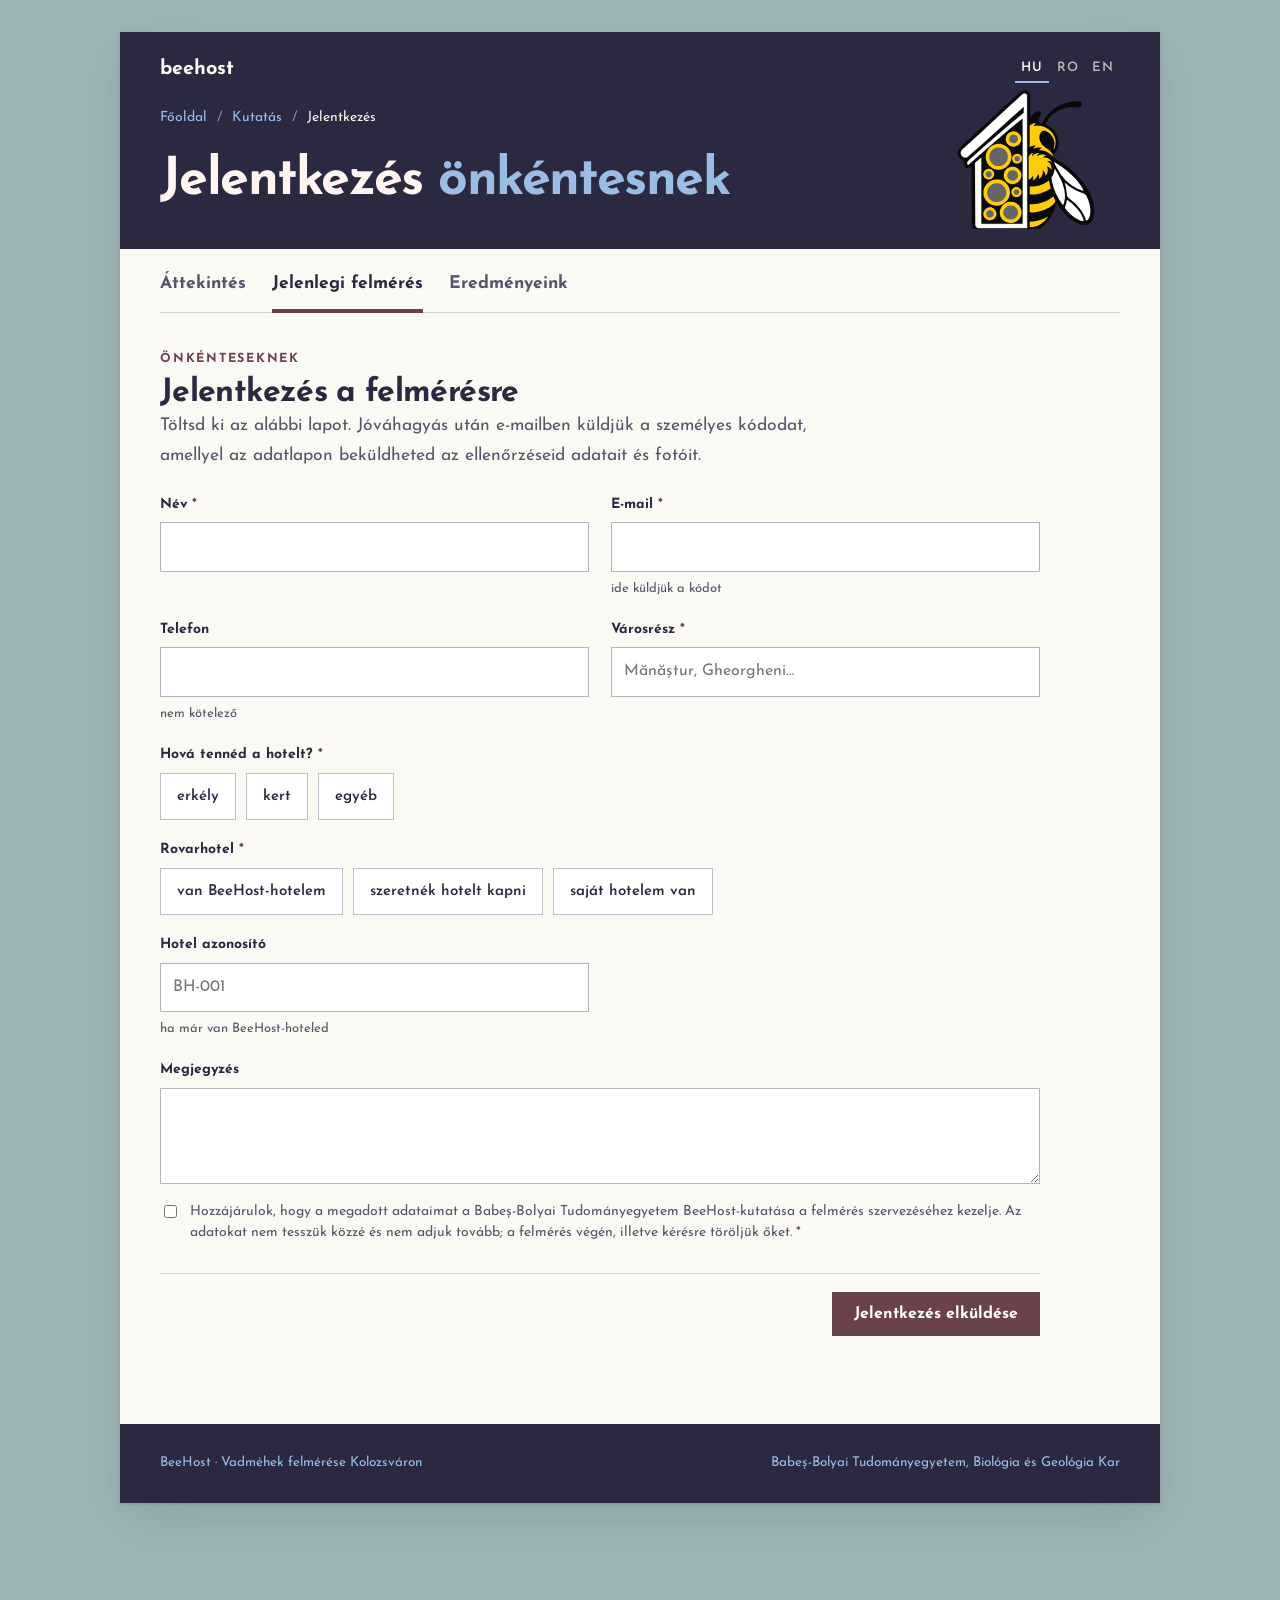
<file: jelentkezes.html>
<!doctype html>
<html lang="hu">
<head>
<meta charset="utf-8">
<meta name="viewport" content="width=device-width, initial-scale=1, viewport-fit=cover">
<meta name="color-scheme" content="only light">
<meta name="darkreader-lock">
<title>BeeHost Jelentkezés</title>
<meta name="description" content="Jelentkezés önkéntesnek a BeeHost vadméh-felmérésre Kolozsváron. Înscriere ca voluntar în studiul BeeHost. Sign up as a BeeHost volunteer in Cluj-Napoca.">
<link rel="canonical" href="https://laszlozoltan.github.io/BeeHost/jelentkezes.html">
<link rel="preconnect" href="https://fonts.googleapis.com">
<link rel="stylesheet" href="https://fonts.googleapis.com/css2?family=Josefin+Sans:ital,wght@0,300;0,400;0,600;0,700;1,400&display=swap">
<link rel="stylesheet" href="css/style.css?v=20261115b">
</head>
<body class="lang-hu">
<div class="site">
<header class="subhead">
  <div class="wrap">
    <div class="bar">
      <a class="brand" href="index.html">beehost</a>
      <span class="lang" role="group" aria-label="Nyelv / Limba / Language">
        <button type="button" id="b-hu" aria-pressed="true">HU</button>
        <button type="button" id="b-ro" aria-pressed="false">RO</button>
        <button type="button" id="b-en" aria-pressed="false">EN</button>
      </span>
    </div>
    <nav class="crumbs" aria-label="breadcrumb"><a href="index.html"><span class="hu">Főoldal</span><span class="ro">Acasă</span><span class="en">Home</span></a><span class="sep">/</span><a href="kutatas.html"><span class="hu">Kutatás</span><span class="ro">Cercetare</span><span class="en">Research</span></a><span class="sep">/</span><span><span class="hu">Jelentkezés</span><span class="ro">Înscriere</span><span class="en">Sign up</span></span></nav>
    <h1><span class="hu">Jelentkezés <span class="hl">önkéntesnek</span></span><span class="ro">Înscriere ca <span class="hl">voluntar</span></span><span class="en">Sign up as a <span class="hl">volunteer</span></span></h1>
  </div>
</header>
<main>
  <div class="wrap" style="padding-top:8px"><nav class="subnav"><a href="kutatas.html"><span class="hu">Áttekintés</span><span class="ro">Prezentare</span><span class="en">Overview</span></a><a href="felmeres.html" aria-current="page"><span class="hu">Jelenlegi felmérés</span><span class="ro">Studiul actual</span><span class="en">Current survey</span></a><a href="eredmenyek.html"><span class="hu">Eredményeink</span><span class="ro">Rezultatele noastre</span><span class="en">Our results</span></a></nav></div>

<section class="app-sec">
  <div class="wrap">
    <div id="app">
      <div class="app-head"><div>
        <p class="eyebrow" style="margin:0"><span class="hu">Önkénteseknek</span><span class="ro">Pentru voluntari</span><span class="en">For volunteers</span></p>
        <h2><span class="hu">Jelentkezés a felmérésre</span><span class="ro">Înscriere în studiu</span><span class="en">Sign up for the survey</span></h2>
      </div></div>
      <p class="muted" style="max-width:62ch"><span class="hu">Töltsd ki az alábbi lapot. Jóváhagyás után e-mailben küldjük a személyes kódodat, amellyel az adatlapon beküldheted az ellenőrzéseid adatait és fotóit.</span><span class="ro">Completează fișa de mai jos. După aprobare îți trimitem pe e-mail codul personal, cu care poți trimite datele și fotografiile verificărilor pe fișa de date.</span><span class="en">Fill in the form below. Once approved, we e-mail you a personal code for sending your checks and photos on the data sheet.</span></p>
      <form id="signform" novalidate>
        <div class="grid2">
          <div class="fld"><label for="name"><span class="hu">Név</span><span class="ro">Nume</span><span class="en">Name</span> <span class="req">*</span></label><input type="text" id="name" name="name" required autocomplete="name"></div>
          <div class="fld"><label for="email"><span class="hu">E-mail</span><span class="ro">E-mail</span><span class="en">E-mail</span> <span class="req">*</span></label><input type="email" id="email" name="email" required autocomplete="email"><small><span class="hu">ide küldjük a kódot</span><span class="ro">aici trimitem codul</span><span class="en">we send the code here</span></small></div>
          <div class="fld"><label for="phone"><span class="hu">Telefon</span><span class="ro">Telefon</span><span class="en">Phone</span> </label><input type="tel" id="phone" name="phone" autocomplete="tel"><small><span class="hu">nem kötelező</span><span class="ro">opțional</span><span class="en">optional</span></small></div>
          <div class="fld"><label for="district"><span class="hu">Városrész</span><span class="ro">Cartier</span><span class="en">District</span> <span class="req">*</span></label><input type="text" id="district" name="district" required list="districts" placeholder="Mănăștur, Gheorgheni…"></div>
          <div class="fld wide"><span class="lab"><span class="hu">Hová tennéd a hotelt?</span><span class="ro">Unde ai pune hotelul?</span><span class="en">Where would the hotel go?</span> <span class="req">*</span></span><div class="chips" role="group"><label class="chip"><input type="radio" name="placement" value="balcony" required><span><span class="hu">erkély</span><span class="ro">balcon</span><span class="en">balcony</span></span></label><label class="chip"><input type="radio" name="placement" value="garden"><span><span class="hu">kert</span><span class="ro">grădină</span><span class="en">garden</span></span></label><label class="chip"><input type="radio" name="placement" value="other"><span><span class="hu">egyéb</span><span class="ro">altele</span><span class="en">other</span></span></label></div></div>
          <div class="fld wide"><span class="lab"><span class="hu">Rovarhotel</span><span class="ro">Hotel pentru insecte</span><span class="en">Insect hotel</span> <span class="req">*</span></span><div class="chips" role="group"><label class="chip"><input type="radio" name="hotel_status" value="has_beehost" required><span><span class="hu">van BeeHost-hotelem</span><span class="ro">am un hotel BeeHost</span><span class="en">I have a BeeHost hotel</span></span></label><label class="chip"><input type="radio" name="hotel_status" value="wants_hotel"><span><span class="hu">szeretnék hotelt kapni</span><span class="ro">aș dori un hotel</span><span class="en">I would like a hotel</span></span></label><label class="chip"><input type="radio" name="hotel_status" value="own_hotel"><span><span class="hu">saját hotelem van</span><span class="ro">am hotelul meu</span><span class="en">I have my own hotel</span></span></label></div></div>
          <div class="fld"><label for="hotel_id"><span class="hu">Hotel azonosító</span><span class="ro">Codul hotelului</span><span class="en">Hotel ID</span> </label><input type="text" id="hotel_id" name="hotel_id" placeholder="BH-001" autocapitalize="characters"><small><span class="hu">ha már van BeeHost-hoteled</span><span class="ro">dacă ai deja un hotel BeeHost</span><span class="en">if you already have a BeeHost hotel</span></small></div>
          <div class="fld wide"><label for="notes"><span class="hu">Megjegyzés</span><span class="ro">Observații</span><span class="en">Notes</span></label><textarea id="notes" name="notes"></textarea></div>
          <label class="remember wide consent"><input type="checkbox" id="consent" name="consent" value="yes" required> <span><span class="hu">Hozzájárulok, hogy a megadott adataimat a Babeș-Bolyai Tudományegyetem BeeHost-kutatása a felmérés szervezéséhez kezelje. Az adatokat nem tesszük közzé és nem adjuk tovább; a felmérés végén, illetve kérésre töröljük őket.</span><span class="ro">Sunt de acord ca datele mele să fie folosite de cercetarea BeeHost a Universității Babeș-Bolyai pentru organizarea studiului. Datele nu sunt publicate și nu sunt transmise altora; le ștergem la sfârșitul studiului sau la cerere.</span><span class="en">I agree that the BeeHost research of Babeș-Bolyai University may use my details to organise the survey. They are not published or passed on, and are deleted at the end of the survey or on request.</span> <span class="req">*</span></span></label>
        </div>
        <datalist id="districts"><option value="Andrei Mureșanu"><option value="Becaș"><option value="Borhanci"><option value="Bulgaria"><option value="Bună Ziua"><option value="Centru"><option value="Dâmbul Rotund"><option value="Europa"><option value="Gheorgheni"><option value="Grigorescu"><option value="Gruia"><option value="Iris"><option value="Între Lacuri"><option value="Mănăștur"><option value="Mărăști"><option value="Someșeni"><option value="Sopor"><option value="Zorilor"></datalist>
        <div id="result" aria-live="polite"></div>
        <div class="nav"><span></span><button type="submit" class="cta" id="send"><span class="hu">Jelentkezés elküldése</span><span class="ro">Trimite înscrierea</span><span class="en">Send sign-up</span></button></div>
      </form>
      <div id="done" class="done-screen" hidden>
        <div class="done-hex" aria-hidden="true"></div>
        <h2 id="donetitle"><span class="hu">Köszönjük a jelentkezést!</span><span class="ro">Mulțumim pentru înscriere!</span><span class="en">Thank you for signing up!</span></h2>
        <p class="muted" id="donetext"><span class="hu">Visszaigazoló e-mailt küldtünk. Jóváhagyás után e-mailben kapod meg a személyes kódodat.</span><span class="ro">Ți-am trimis un e-mail de confirmare. După aprobare primești codul personal pe e-mail.</span><span class="en">We sent you a confirmation e-mail. Once approved, you will receive your personal code by e-mail.</span></p>
        <p class="muted" id="doneexists" hidden><span class="hu">Ezzel az e-mail-címmel már jelentkeztél; a kódot jóváhagyás után küldjük. Ha elveszett, írj a zoltan.laszlo@ubbcluj.ro címre.</span><span class="ro">Te-ai înscris deja cu această adresă; codul îl trimitem după aprobare. Dacă l-ai pierdut, scrie la zoltan.laszlo@ubbcluj.ro.</span><span class="en">You have already signed up with this address; we send the code once approved. If you lost it, write to zoltan.laszlo@ubbcluj.ro.</span></p>
        <a class="cta" href="felmeres.html"><span class="hu">Vissza a felméréshez</span><span class="ro">Înapoi la studiu</span><span class="en">Back to the survey</span></a>
      </div>
    </div>
  </div>
</section>
</main>
<footer>
  <div class="wrap">
    <span>BeeHost · <span class="hu">Vadméhek felmérése Kolozsváron</span><span class="ro">Cercetarea albinelor solitare din Cluj-Napoca</span><span class="en">Wild bee survey in Cluj-Napoca</span></span>
    <span><span class="hu">Babeș-Bolyai Tudományegyetem</span><span class="ro">Universitatea Babeș-Bolyai</span><span class="en">Babeș-Bolyai University</span>, <span class="hu">Biológia és Geológia Kar</span><span class="ro">Facultatea de Biologie și Geologie</span><span class="en">Faculty of Biology and Geology</span></span>
  </div>
</footer>
</div>
<script src="js/lang.js"></script>
<script>
const SCRIPT_URL='https://script.google.com/macros/s/AKfycbyMXLUWGS4N2H-0dAyD2OcWOFICgO7K5Tfp41nLrnJYeBM1mEaVprXN9GNqUT5tAQuM/exec';
(function(){
const T=o=>window.BH.T(o);const $=id=>document.getElementById(id);const form=$('signform');
function esc(s){return String(s==null?'':s).replace(/[&<>"]/g,c=>({'&':'&amp;','<':'&lt;','>':'&gt;','"':'&quot;'}[c]))}
function msg(cls,html){$('result').innerHTML=`<div class="msg ${cls}">${html}</div>`;}
form.addEventListener('input',e=>{const f=e.target.closest&&e.target.closest('.fld,.consent');if(f) f.classList.remove('bad');});
form.addEventListener('change',e=>{const f=e.target.closest&&e.target.closest('.fld,.consent');if(f) f.classList.remove('bad');});
function valid(){let ok=true,first=null;const groups=new Set();
  form.querySelectorAll('[required]').forEach(el=>{if(el.type==='radio'){groups.add(el.name);return;}
    const g=el.closest('.fld,.consent');const bad=el.type==='checkbox'?!el.checked:!el.checkValidity();g.classList.toggle('bad',bad);if(bad){ok=false;first=first||el;}});
  groups.forEach(nm=>{const g=form.querySelector(`[name="${nm}"]`).closest('.fld');const bad=!form.querySelector(`[name="${nm}"]:checked`);g.classList.toggle('bad',bad);if(bad){ok=false;first=first||g.querySelector('input');}});
  const ph=$('phone');if(ph.value&&!ph.checkValidity()){ok=false;ph.closest('.fld').classList.add('bad');}
  if(first) first.focus();return ok;}
form.addEventListener('submit',async e=>{e.preventDefault();if(!valid()) return;
  const d={action:'signup',lang:window.BH.lang};for(const [k,v] of new FormData(form).entries()) d[k]=v;
  if(!SCRIPT_URL){msg('err',T({hu:'A jelentkezés még nincs bekötve. Írj a zoltan.laszlo@ubbcluj.ro címre.',ro:'Înscrierea nu este încă activă. Scrie la zoltan.laszlo@ubbcluj.ro.',en:'Sign-up is not connected yet. Write to zoltan.laszlo@ubbcluj.ro.'}));return;}
  const b=$('send');b.disabled=true;b.classList.add('busy');
  try{const r=await fetch(SCRIPT_URL,{method:'POST',body:JSON.stringify(d)});const j=await r.json();
    if(j.ok){form.hidden=true;$('done').hidden=false;if(j.exists){$('donetext').hidden=true;$('doneexists').hidden=false;}scrollTo({top:0,behavior:'smooth'});}
    else msg('err',T({hu:'A jelentkezés nem sikerült: ',ro:'Înscrierea a eșuat: ',en:'Sign-up failed: '})+esc(j.error||''));
  }catch(err){msg('err',T({hu:'Nincs kapcsolat a szerverrel. Próbáld újra később.',ro:'Nu există conexiune cu serverul. Încearcă mai târziu.',en:'Could not reach the server. Try again later.'}));}
  finally{b.disabled=false;b.classList.remove('busy');}});
})();
</script>
</body>
</html>
</file>
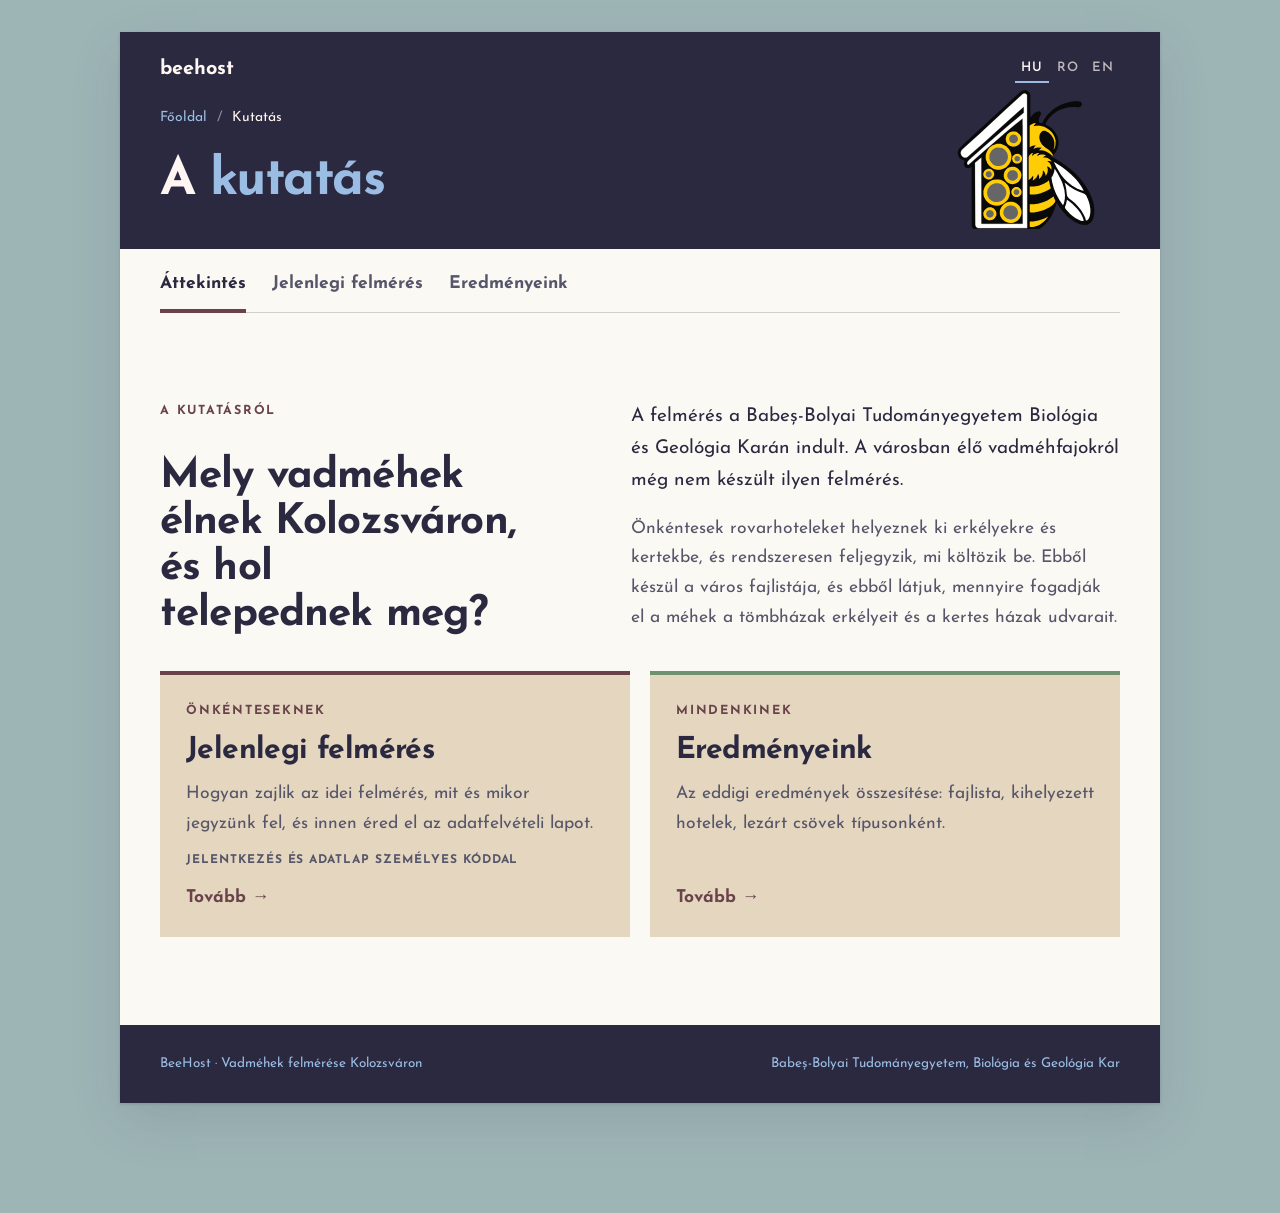
<file: kutatas.html>
<!doctype html>
<html lang="hu">
<head>
<meta charset="utf-8">
<meta name="viewport" content="width=device-width, initial-scale=1, viewport-fit=cover">
<meta name="color-scheme" content="only light">
<meta name="darkreader-lock">
<title>BeeHost Kutatás</title>
<meta name="description" content="BeeHost: vadméhek és rovarhotelek kutatása Kolozsváron (Babeș-Bolyai Tudományegyetem). Albine solitare și hoteluri pentru insecte în Cluj-Napoca. Wild bee research in Cluj-Napoca.">
<link rel="canonical" href="https://laszlozoltan.github.io/BeeHost/kutatas.html">
<link rel="preconnect" href="https://fonts.googleapis.com">
<link rel="stylesheet" href="https://fonts.googleapis.com/css2?family=Josefin+Sans:ital,wght@0,300;0,400;0,600;0,700;1,400&display=swap">
<link rel="stylesheet" href="css/style.css?v=20261115b">
</head>
<body class="lang-hu">
<div class="site">
<header class="subhead">
  <div class="wrap">
    <div class="bar">
      <a class="brand" href="index.html">beehost</a>
      <span class="lang" role="group" aria-label="Nyelv / Limba / Language">
        <button type="button" id="b-hu" aria-pressed="true">HU</button>
        <button type="button" id="b-ro" aria-pressed="false">RO</button>
        <button type="button" id="b-en" aria-pressed="false">EN</button>
      </span>
    </div>
    <nav class="crumbs" aria-label="breadcrumb"><a href="index.html"><span class="hu">Főoldal</span><span class="ro">Acasă</span><span class="en">Home</span></a><span class="sep">/</span><span><span class="hu">Kutatás</span><span class="ro">Cercetare</span><span class="en">Research</span></span></nav>
    <h1><span class="hu">A <span class="hl">kutatás</span></span><span class="ro"><span class="hl">Cercetarea</span></span><span class="en">The <span class="hl">research</span></span></h1>
  </div>
</header>
<main>
  <div class="wrap" style="padding-top:8px"><nav class="subnav"><a href="kutatas.html" aria-current="page"><span class="hu">Áttekintés</span><span class="ro">Prezentare</span><span class="en">Overview</span></a><a href="felmeres.html"><span class="hu">Jelenlegi felmérés</span><span class="ro">Studiul actual</span><span class="en">Current survey</span></a><a href="eredmenyek.html"><span class="hu">Eredményeink</span><span class="ro">Rezultatele noastre</span><span class="en">Our results</span></a></nav></div>

<section>
  <div class="wrap split">
    <div class="stack">
      <p class="eyebrow"><span class="hu">A kutatásról</span><span class="ro">Despre cercetare</span><span class="en">About the research</span></p>
      <h2><span class="hu">Mely vadméhek élnek Kolozsváron, és hol telepednek meg?</span><span class="ro">Ce albine solitare trăiesc în Cluj-Napoca și unde se instalează?</span><span class="en">Which wild bees live in Cluj-Napoca, and where do they settle?</span></h2>
    </div>
    <div class="stack">
      <p class="lead"><span class="hu">A felmérés a Babeș-Bolyai Tudományegyetem Biológia és Geológia Karán indult. A városban élő vadméhfajokról még nem készült ilyen felmérés.</span><span class="ro">Studiul a pornit la Facultatea de Biologie și Geologie a Universității Babeș-Bolyai. Pentru albinele solitare din oraș nu s-a făcut încă un astfel de studiu.</span><span class="en">The survey started at the Faculty of Biology and Geology of Babeș-Bolyai University. No survey of this kind has been made of the city's wild bees before.</span></p>
      <p class="muted"><span class="hu">Önkéntesek rovarhoteleket helyeznek ki erkélyekre és kertekbe, és rendszeresen feljegyzik, mi költözik be. Ebből készül a város fajlistája, és ebből látjuk, mennyire fogadják el a méhek a tömbházak erkélyeit és a kertes házak udvarait.</span><span class="ro">Voluntarii amplasează hoteluri pentru insecte pe balcoane și în grădini și notează regulat cine se mută. Din aceste date se face lista speciilor din oraș și vedem cât de bine sunt acceptate balcoanele blocurilor și grădinile caselor.</span><span class="en">Volunteers put insect hotels on balconies and in gardens and regularly record what moves in. From this we build the city's species list and see how readily bees accept apartment balconies and house gardens.</span></p>
    </div>
  </div>
  <div class="wrap">
    <div class="tiles">
      <a class="tile" href="felmeres.html">
        <span class="eyebrow" style="margin:0"><span class="hu">Önkénteseknek</span><span class="ro">Pentru voluntari</span><span class="en">For volunteers</span></span>
        <h2><span class="hu">Jelenlegi felmérés</span><span class="ro">Studiul actual</span><span class="en">Current survey</span></h2>
        <p class="muted"><span class="hu">Hogyan zajlik az idei felmérés, mit és mikor jegyzünk fel, és innen éred el az adatfelvételi lapot.</span><span class="ro">Cum se desfășoară studiul din acest an, ce și când notăm; de aici ajungi la fișa de date.</span><span class="en">How this year's survey works, what we record and when; the data sheet is linked from here.</span></p>
        <span class="lock"><span class="hu">Jelentkezés és adatlap személyes kóddal</span><span class="ro">Înscriere și fișă de date cu cod personal</span><span class="en">Sign-up and data sheet with a personal code</span></span>
        <span class="go"><span class="hu">Tovább →</span><span class="ro">Mai departe →</span><span class="en">Open →</span></span>
      </a>
      <a class="tile" href="eredmenyek.html">
        <span class="eyebrow" style="margin:0"><span class="hu">Mindenkinek</span><span class="ro">Pentru toți</span><span class="en">For everyone</span></span>
        <h2><span class="hu">Eredményeink</span><span class="ro">Rezultatele noastre</span><span class="en">Our results</span></h2>
        <p class="muted"><span class="hu">Az eddigi eredmények összesítése: fajlista, kihelyezett hotelek, lezárt csövek típusonként.</span><span class="ro">Rezumatul rezultatelor de până acum: lista speciilor, hoteluri amplasate, tuburi astupate pe tipuri.</span><span class="en">A summary of our results so far: species list, hotels set out, sealed tubes by type.</span></p>
        <span class="go"><span class="hu">Tovább →</span><span class="ro">Mai departe →</span><span class="en">Open →</span></span>
      </a>
    </div>
  </div>
</section>
</main>
<footer>
  <div class="wrap">
    <span>BeeHost · <span class="hu">Vadméhek felmérése Kolozsváron</span><span class="ro">Cercetarea albinelor solitare din Cluj-Napoca</span><span class="en">Wild bee survey in Cluj-Napoca</span></span>
    <span><span class="hu">Babeș-Bolyai Tudományegyetem</span><span class="ro">Universitatea Babeș-Bolyai</span><span class="en">Babeș-Bolyai University</span>, <span class="hu">Biológia és Geológia Kar</span><span class="ro">Facultatea de Biologie și Geologie</span><span class="en">Faculty of Biology and Geology</span></span>
  </div>
</footer>
</div>
<script src="js/lang.js"></script>

</body>
</html>
</file>
<file: css/style.css>
[hidden]{display:none!important}
/* Layout: centred 1040px box on a lilac page (as on the personal site); inside it a reed-tube hero cut by one horizontal nav line, then alternating white / pink bands, and a floating pill bar. Palette: Dutch Canal, Shale Green, Angora, Palm, White Onyx, Chocolate Truffle, Ether, Evening Blue. Single light look by choice. */
:root{
  color-scheme: only light;
  --teaberry:#69424A; --lilac:#9EB5B6; --banana:#AFAF5F; --mandarin:#AFAF5F;
  --pink:#9BBDE3; --amaranth:#2A2940; --orchid:#6F9170; --caramel:#69424A; --onyx:#D8D8D0;
  --page:var(--lilac);
  --box:#FBF9F4;
  --tint:#E4D6BF;
  --ink:#2A2940;
  --muted:#565569;
  --line:rgba(42,41,64,.2);
  --f-display:"Josefin Sans", "Century Gothic", "Futura", Arial, sans-serif;
  --f-body:"Josefin Sans", "Century Gothic", "Futura", Arial, sans-serif;
  --f-ui:"Josefin Sans", "Century Gothic", "Futura", Arial, sans-serif;
  --gut: max(40px, env(safe-area-inset-left, 0px));
  --gut-r: max(40px, env(safe-area-inset-right, 0px));
}
*{box-sizing:border-box}
html{scroll-behavior:smooth}
body{margin:0;background:var(--page);color:var(--ink);font-family:var(--f-body);font-size:17.5px;line-height:1.7;-webkit-font-smoothing:antialiased}
body.lang-hu .ro, body.lang-hu .en, body.lang-ro .hu, body.lang-ro .en, body.lang-en .hu, body.lang-en .ro{display:none!important}
a{color:inherit}
:focus-visible{outline:2px solid var(--teaberry);outline-offset:3px;border-radius:4px}
.site{max-width:1040px;margin:32px auto 110px;background:var(--box);box-shadow:0 1px 3px rgba(42,41,64,.18), 0 18px 50px rgba(42,41,64,.12);overflow:hidden}

/* HERO */
.hero{position:relative;height:min(78vh,680px);min-height:500px;overflow:hidden;background:var(--amaranth);color:#FFF6F2}
#reeds{position:absolute;inset:0;width:100%;height:100%;display:block}
.hero::after{content:"";position:absolute;inset:0;background:radial-gradient(ellipse at center, transparent 42%, rgba(16,16,30,.55) 100%);pointer-events:none}
.navline{position:absolute;left:0;right:0;top:calc(50% - .8em);z-index:2;display:grid;grid-template-columns:auto 1fr auto;align-items:start;gap:22px;line-height:1.6;padding-left:var(--gut);padding-right:var(--gut-r);font-family:var(--f-ui);font-size:18px;font-weight:400;text-shadow:0 1px 2px rgba(14,14,28,.9),0 1px 14px rgba(14,14,28,.7)}
.navline .brand{font-weight:700;text-decoration:none;font-size:1.05em}
.navline .left{display:flex;flex-direction:column;align-items:flex-start;min-width:0}
.navline nav{display:flex;flex-direction:row;flex-wrap:nowrap;white-space:nowrap;align-items:baseline;gap:4px 18px;margin-top:4px;font-weight:600}
.navline nav a:nth-child(1){color:#9BBDE3}
.navline nav a:nth-child(2){color:#A9C4A6}
.navline nav a:nth-child(3){color:#E4D6BF}
.navline nav a:nth-child(4){color:#D6D69A}
.navline nav a, .navline .contact{text-decoration:none}
.navline nav a:hover, .navline .contact:hover{text-decoration:underline;text-underline-offset:5px;text-decoration-thickness:1px}
.navline .tagline{justify-self:center;text-align:center;white-space:nowrap}
.navline .end{display:flex;gap:14px;align-items:center;justify-self:end}
.lang{display:inline-flex;gap:2px;font-family:var(--f-ui);font-size:13px;font-weight:600}
.lang button{background:none;border:0;border-bottom:2px solid transparent;color:#FFF6F2;opacity:.7;padding:2px 6px;cursor:pointer;font:inherit;letter-spacing:.06em}
.lang button[aria-pressed="true"]{opacity:1;border-bottom-color:var(--pink);color:var(--pink)}
.hero-foot{font-family:var(--f-ui);position:absolute;left:0;right:0;bottom:20px;z-index:2;padding-left:var(--gut);padding-right:var(--gut-r);display:flex;justify-content:space-between;gap:12px;font-size:12px;font-weight:600;letter-spacing:.1em;text-transform:uppercase;color:var(--pink);text-shadow:0 1px 8px rgba(14,14,28,.7)}

/* PAGE */
.wrap{padding-left:var(--gut);padding-right:var(--gut-r)}
section{padding-block:clamp(56px,7vw,88px);scroll-margin-top:12px}
.band{background:var(--tint)}
.eyebrow{font-family:var(--f-ui);font-weight:700;font-size:12.5px;letter-spacing:.14em;text-transform:uppercase;color:var(--teaberry);margin:0 0 16px}
h1,h2,h3{font-family:var(--f-display);font-weight:700;letter-spacing:-.02em;text-wrap:balance;margin:0;color:var(--amaranth)}
h1{font-size:clamp(34px,5vw,58px);line-height:1.06;font-weight:700;letter-spacing:-.03em}
h2{font-size:clamp(28px,3.6vw,42px);line-height:1.1}
h3{font-size:20px;line-height:1.3;font-weight:700}
p{margin:0;max-width:62ch}
.lead{font-size:clamp(17px,1.6vw,19px);line-height:1.7;color:var(--ink)}
.muted{color:var(--muted)}
.split{display:grid;grid-template-columns:5fr 6fr;gap:clamp(28px,5vw,64px);align-items:start}
.split > *{min-width:0}
.stack{display:flex;flex-direction:column;gap:16px}
.hl{color:var(--teaberry)}
.intro .stack{padding-top:6px}

.figures{display:grid;grid-template-columns:repeat(3,1fr);border-top:2px solid var(--amaranth);margin-top:48px}
.fig{padding:24px 20px 6px;display:flex;flex-direction:column;gap:6px;border-right:1px solid var(--line)}
.fig:first-child{padding-left:0}
.fig:last-child{border-right:0}
.fig b{font-family:var(--f-display);font-size:clamp(38px,4.4vw,56px);font-weight:700;line-height:1;letter-spacing:-.04em;font-variant-numeric:tabular-nums;color:var(--teaberry)}
.fig:nth-child(2) b{color:var(--orchid)}
.fig:nth-child(3) b{color:var(--amaranth)}
.fig span{font-size:14.5px;color:var(--muted);max-width:30ch}

.compare{display:grid;grid-template-columns:1fr 1fr;gap:0;margin-top:32px}
.compare > div{background:var(--pink);padding:28px 28px 30px;display:flex;flex-direction:column;gap:10px;min-width:0}
.compare > div:last-child{background:var(--banana)}
.compare ul{color:var(--ink)!important}
.compare ul{margin:0;padding-left:1.1em;color:var(--muted)}
.compare li{margin-block:4px}
.cmp-fig{margin:0 0 6px;display:flex;flex-direction:column;gap:4px}
.cmp-fig img{display:block;width:100%;max-width:340px;height:auto;aspect-ratio:720/420;object-fit:contain;margin-inline:auto}
.cmp-fig figcaption{font-family:var(--f-ui);font-size:13px;color:var(--muted);text-align:center}
.tag{font-family:var(--f-ui);display:block;font-size:12.5px;font-weight:700;letter-spacing:.1em;text-transform:uppercase;color:var(--amaranth)}
.tag.y{color:var(--teaberry)}
.threats{list-style:none;padding:0;margin:4px 0 0;display:flex;flex-wrap:wrap;gap:8px}
.threats{gap:4px 0!important}
.threats li{font-family:var(--f-display);font-size:19px;font-weight:700;color:var(--amaranth);line-height:1.4}
.threats li:not(:last-child)::after{content:"/";color:var(--mandarin);margin:0 10px;font-weight:400}
.threats li:nth-child(odd){color:var(--teaberry)}

.months{display:grid;grid-template-columns:repeat(12,minmax(0,1fr));gap:4px;margin-top:20px}
.months div{font-family:var(--f-ui);display:flex;flex-direction:column;gap:6px;align-items:center;font-size:11.5px;color:var(--muted);min-width:0}
.months i{display:block;width:100%;height:30px;border-radius:0;background:var(--onyx)}
.months .on i{background:var(--pink)}
.months .start i{background:var(--teaberry)}
.legend{font-family:var(--f-ui);display:flex;gap:16px;flex-wrap:wrap;font-size:13.5px;color:var(--muted);margin-top:10px}
.legend span::before{content:"";display:inline-block;width:12px;height:12px;border-radius:3px;margin-right:6px;vertical-align:-1px;background:var(--pink)}
.legend span.s::before{background:var(--teaberry)}
.nesting{display:grid;grid-template-columns:7fr 3fr;height:18px;border-radius:0;overflow:hidden;margin-top:12px}
.nesting div:first-child{background:var(--caramel)}
.nesting div:last-child{background:var(--banana)}
.nest-lbl{font-family:var(--f-ui);display:flex;justify-content:space-between;font-size:13.5px;color:var(--muted);margin-top:8px;gap:12px}

.cycle{display:grid;grid-template-columns:1fr;gap:28px;margin-top:36px}
.season{display:grid;grid-template-columns:minmax(0,3fr) minmax(0,2fr);grid-template-rows:auto 1fr;column-gap:36px;row-gap:8px;align-items:start;min-width:0}
.season img.stage{grid-row:1/span 2}
.season h3{align-self:end}
@media (max-width:700px){.season{grid-template-columns:1fr;grid-template-rows:none}.season img.stage{grid-row:auto}}
.season img.stage{display:block;width:100%;height:auto;max-width:100%}
.season h3 small{display:block;font-family:var(--f-ui);font-size:12px;letter-spacing:.12em;text-transform:uppercase;color:var(--orchid);font-weight:700;margin-bottom:2px}

.tabs{display:flex;flex-direction:column;margin-top:28px;border-bottom:1px solid var(--line)}
.tabrow{display:block;border-top:1px solid var(--line)}
.tabrow:first-child{border-top:0}
.tabrow-lbl{font-family:var(--f-ui);font-size:12px;font-weight:700;letter-spacing:.12em;text-transform:uppercase;color:var(--teaberry);padding:0 0 14px}
.tabrow-btns{display:flex;flex-wrap:wrap;gap:0 26px}

.tabs button{font:inherit;font-family:var(--f-ui);font-size:16px;font-weight:700;background:none;color:var(--muted);border:0;border-bottom:4px solid transparent;margin-bottom:-1px;padding:8px 0 10px;cursor:pointer;display:inline-flex;gap:8px;align-items:center}
.tabs button[aria-selected="true"]{color:var(--amaranth);border-bottom-color:var(--teaberry)}
.tabs .plug{width:12px;height:12px;border-radius:50%}
.tabs .plug.mud{background:var(--caramel)} .tabs .plug.leaf{background:var(--orchid)} .tabs .plug.par{background:var(--teaberry)}
.tabs .plug.cuc{background:var(--pink)}
.tabs .plug.ob{background:#D9A520}
.tabs .plug.sol{background:var(--teaberry)}
.tabs .plug.cw{background:#E8590C}
.tabs .plug.pw{background:var(--lilac)}
.tabs .plug.oth{background:var(--mandarin)}
.panel{margin-top:24px}
.panel > p{margin-bottom:20px;color:var(--muted)}
.cards{display:grid;grid-template-columns:repeat(2,minmax(0,1fr));gap:32px 40px}
@media (max-width:600px){.cards{grid-template-columns:1fr}}
.card{border-top:3px solid var(--pink);padding-top:12px;display:flex;flex-direction:column;gap:4px;min-width:0}
.card:nth-child(4n+2){border-top-color:var(--banana)}.card:nth-child(4n+3){border-top-color:var(--orchid)}.card:nth-child(4n+4){border-top-color:var(--caramel)}

.card-img{margin:0 0 8px}
.card-img .ibox{aspect-ratio:1/1;display:flex;align-items:center;justify-content:center}
.card-img img{display:block;height:auto;max-width:100%}
.card-img figcaption{font-family:var(--f-ui);font-size:12px;color:var(--muted);padding:4px 0 0}
@media (max-width:600px){.card.wide{grid-column:auto}}
.cmp{margin-top:48px}
.cmp h3{margin-bottom:14px}
.cmp-scroll{overflow-x:auto}
.cmp table{width:100%;border-collapse:collapse;font-size:14.5px;min-width:520px}
.cmp th,.cmp td{text-align:left;padding:10px 14px 10px 0;border-bottom:1px solid var(--line);vertical-align:top}
.cmp thead th{font-family:var(--f-ui);font-size:12px;font-weight:700;letter-spacing:.08em;text-transform:uppercase;color:var(--teaberry);border-bottom:2px solid var(--amaranth)}
.cmp tbody th{font-weight:400;color:var(--amaranth);white-space:nowrap}
.cmp td{color:var(--muted)}
.closures{margin-top:clamp(48px,6vw,72px);border-top:2px solid var(--amaranth);padding-top:28px}
.closures-head{display:flex;flex-direction:column;gap:8px;margin-bottom:20px}
.closures-grid{display:grid;grid-template-columns:minmax(0,5fr) minmax(0,6fr);gap:clamp(24px,4vw,48px);align-items:start}
@media (max-width:860px){.closures-grid{grid-template-columns:1fr}}
.plugs{display:grid;grid-template-columns:repeat(3,minmax(0,1fr));gap:14px 12px;margin-top:6px}
.plugs figure{margin:0;display:flex;flex-direction:column;align-items:center;gap:4px}
.plugs img{width:100%;max-width:150px;height:auto;aspect-ratio:360/310;object-fit:contain}
.plugs figcaption{font-family:var(--f-ui);font-size:13px;color:var(--muted);text-align:center;line-height:1.3}
.plugs figcaption b{color:var(--teaberry);margin-right:2px}
.plug-table{width:100%;border-collapse:collapse;font-size:15px;margin-top:14px}
.plug-table th,.plug-table td{text-align:left;padding:8px 10px 8px 0;border-bottom:1px solid var(--line);vertical-align:top}
.plug-table thead th{font-family:var(--f-ui);font-size:12px;font-weight:700;letter-spacing:.08em;text-transform:uppercase;color:var(--teaberry);border-bottom:2px solid var(--amaranth)}
.plug-table td.num{font-weight:700;color:var(--teaberry);font-variant-numeric:tabular-nums;width:2.5em}
.plug-table td em{color:var(--amaranth);white-space:nowrap}
.note{font-size:14px;color:var(--muted);margin-top:10px}
.card .sci{font-family:var(--f-body);font-size:18px;font-style:italic;color:var(--amaranth)}
.card .fam{font-family:var(--f-ui);font-weight:700;font-size:11.5px;letter-spacing:.08em;text-transform:uppercase;color:var(--teaberry)}
.card p{font-size:14px;color:var(--muted);line-height:1.6}

.steps{list-style:none;padding:0;margin:4px 0 0;display:flex;flex-direction:column;border-top:1px solid var(--line)}
.steps li{display:grid;grid-template-columns:40px 1fr;gap:10px;padding:12px 0;border-bottom:1px solid var(--line)}
.steps li b{font-family:var(--f-display);font-weight:700;color:var(--teaberry);font-variant-numeric:tabular-nums}
.key{display:grid;grid-template-columns:repeat(3,minmax(0,1fr));gap:12px;margin-top:4px}
.key div{font-family:var(--f-ui);display:flex;flex-direction:column;align-items:center;gap:8px;text-align:center;font-size:13.5px;color:var(--muted)}
.key canvas{width:76px;height:76px}
.contactbox{margin-top:28px;background:var(--teaberry);color:#fff;padding:24px 26px;display:flex;flex-wrap:wrap;gap:14px;align-items:center;justify-content:space-between}
.contactbox code{font-family:var(--f-display);font-weight:700;font-size:clamp(17px,2.2vw,22px);user-select:all;word-break:break-all;color:#fff;min-width:0}
.btn{font:inherit;font-family:var(--f-ui);font-size:14px;font-weight:700;border:0;border-radius:0;padding:12px 20px;cursor:pointer;background:var(--banana);color:var(--amaranth)}
.btn:hover{background:#fff}

footer{font-family:var(--f-ui);padding-block:28px;background:var(--amaranth);font-size:13.5px;color:var(--pink)}
footer .wrap{display:flex;flex-wrap:wrap;gap:12px;justify-content:space-between}

.dock{font-family:var(--f-ui);position:fixed;left:50%;transform:translateX(-50%);bottom:calc(14px + env(safe-area-inset-bottom,0px));z-index:20;display:flex;gap:6px;align-items:center;padding:6px;border-radius:14px;background:rgba(42,41,64,.95);backdrop-filter:blur(10px);-webkit-backdrop-filter:blur(10px);box-shadow:0 10px 36px rgba(42,41,64,.4);max-width:calc(100vw - 20px);overflow-x:auto;color:#FFF6F2}
.dock .mark{font-weight:700;font-size:18px;padding:7px 12px;background:var(--teaberry);color:#fff;border-radius:10px;flex:none}
.dock a{flex:none;font-size:14px;font-weight:600;text-decoration:none;padding:9px 12px;border-radius:9px;background:rgba(255,255,255,.07);border:1px solid rgba(255,255,255,.1)}
.dock a.cur{border-color:var(--pink);color:var(--pink)}
.dock a.go{background:var(--banana);color:var(--amaranth);border-color:var(--banana);padding-inline:16px}

@media (max-width:900px){
  .navline{grid-template-columns:1fr auto;row-gap:10px;font-size:17px}
  .navline{top:calc(50% - 2.4em);padding-block:14px;background:linear-gradient(180deg,rgba(30,29,48,0),rgba(30,29,48,.72) 16%,rgba(30,29,48,.72) 84%,rgba(30,29,48,0))}
  .navline .left{display:contents}
  .navline .brand{grid-column:1;grid-row:1}
  .navline .end{grid-column:2;grid-row:1}
  .navline nav{grid-column:1/-1;grid-row:2;margin-top:-4px;column-gap:clamp(7px,2.6vw,14px);font-size:clamp(12.5px,3.9vw,15.5px);flex-wrap:nowrap;white-space:nowrap;min-width:0}
  .navline .tagline{grid-column:1/-1;grid-row:3;justify-self:start;text-align:left;font-size:.88em;color:var(--pink);white-space:normal}
  .split{grid-template-columns:1fr}
  .cycle{grid-template-columns:1fr}
}
@media (max-width:1100px){.site{margin:0 auto 96px}}
@media (max-width:700px){
  :root{--gut:max(18px, env(safe-area-inset-left, 0px));--gut-r:max(18px, env(safe-area-inset-right, 0px))}
  .site{margin:0;box-shadow:none}
  .hero{height:auto;min-height:0;aspect-ratio:auto;padding-block:120px}
  .hero{min-height:440px}
  .figures{grid-template-columns:1fr}
  .fig{border-right:0;border-bottom:1px solid var(--line);padding-left:0;padding-bottom:18px}
  .compare{grid-template-columns:1fr}
  .months{grid-template-columns:repeat(6,minmax(0,1fr));row-gap:10px}
  .hero-foot{display:none}
  .nest-lbl{flex-direction:column;gap:2px}
  .key canvas{width:64px;height:64px}
  .contactbox .btn{width:100%}
}
@media (max-width:560px){.dock a.opt{display:none}}
@media (prefers-reduced-motion:reduce){html{scroll-behavior:auto}}

/* ---------- Subpages (kutatas, felmeres, adatlap, eredmenyek) ---------- */
.subhead{background:var(--amaranth);color:#FFF6F2;position:relative;overflow:hidden}
.subhead::after{content:"";position:absolute;right:clamp(16px,5vw,72px);bottom:20px;width:clamp(90px,11vw,140px);aspect-ratio:1;background:url(../images/beehost-logo.svg) center/contain no-repeat;pointer-events:none}
.subhead .bar{display:flex;align-items:center;justify-content:space-between;gap:16px;padding-block:20px;flex-wrap:wrap;position:relative;z-index:1}
.subhead .brand{font-family:var(--f-display);font-weight:700;font-size:20px;text-decoration:none}
.subhead .lang button{color:#FFF6F2}
.crumbs{font-family:var(--f-ui);font-size:14px;display:flex;flex-wrap:wrap;gap:6px 10px;align-items:center;padding-bottom:6px;position:relative;z-index:1}
.crumbs a{color:var(--pink);text-decoration:none}
.crumbs a:hover{text-decoration:underline}
.crumbs .sep{opacity:.5}
.subhead h1{color:#FFF6F2;font-size:clamp(32px,4.6vw,52px);padding-block:18px 40px;position:relative;z-index:1;max-width:20ch}
.subhead h1 .hl{color:var(--pink)}
.subnav{display:flex;flex-wrap:wrap;gap:6px 26px;border-bottom:1px solid var(--line);font-family:var(--f-ui);font-weight:700}
.subnav a{text-decoration:none;color:var(--muted);padding:12px 0 10px;border-bottom:4px solid transparent;margin-bottom:-1px}
.subnav a[aria-current="page"]{color:var(--amaranth);border-bottom-color:var(--teaberry)}
.tiles{display:grid;grid-template-columns:repeat(auto-fit,minmax(min(100%,280px),1fr));gap:20px;margin-top:32px}
.tile{display:flex;flex-direction:column;gap:12px;padding:26px 26px 24px;text-decoration:none;color:var(--ink);background:var(--tint);border-top:4px solid var(--teaberry);min-width:0;transition:transform .15s ease}
.tile:nth-child(2){border-top-color:var(--orchid)}
.tile:nth-child(3){border-top-color:var(--pink)}
.tile:hover{transform:translateY(-2px)}
.tile h2{font-size:clamp(24px,2.6vw,30px)}
.tile .go{font-family:var(--f-ui);font-weight:700;color:var(--teaberry);margin-top:auto}
.tile .lock{font-family:var(--f-ui);font-size:12px;font-weight:700;letter-spacing:.08em;text-transform:uppercase;color:var(--muted)}
.ph{display:inline-block;border:1px dashed var(--teaberry);color:var(--teaberry);padding:0 8px;font-family:var(--f-ui);font-size:.9em;background:rgba(105,66,74,.05)}
.banner{border-left:4px solid var(--teaberry);background:var(--tint);padding:14px 18px;font-family:var(--f-ui);font-size:15px;margin-top:24px}
.stats{display:grid;grid-template-columns:repeat(auto-fit,minmax(min(100%,190px),1fr));border-top:2px solid var(--amaranth);margin-top:28px}
.stat{padding:20px 18px 14px 0;display:flex;flex-direction:column;gap:6px;border-bottom:1px solid var(--line)}
.stat b{font-family:var(--f-display);font-size:clamp(36px,4vw,52px);line-height:1;color:var(--muted);font-weight:700;font-variant-numeric:tabular-nums}
.stat b.has{color:var(--teaberry)}
.stat span{font-size:14.5px;color:var(--muted)}
.bars{display:flex;flex-direction:column;gap:10px;margin-top:20px}
.bars .row{display:grid;grid-template-columns:56px minmax(0,1fr) 48px;gap:12px;align-items:center}
.bars img{width:56px;height:auto}
.bars .lbl{font-family:var(--f-ui);font-size:14px;display:flex;flex-direction:column;gap:4px;min-width:0}
.bars .track{height:12px;background:var(--onyx);position:relative}
.bars .fill{position:absolute;inset:0 auto 0 0;background:var(--orchid);width:0}
.bars .val{font-family:var(--f-ui);font-weight:700;color:var(--muted);text-align:right;font-variant-numeric:tabular-nums}
.dl{display:grid;grid-template-columns:max-content minmax(0,1fr);gap:8px 22px;margin:0}
.dl dt{font-family:var(--f-ui);font-weight:700;font-size:13px;letter-spacing:.06em;text-transform:uppercase;color:var(--muted);padding-top:3px}
.dl dd{margin:0}
@media (max-width:560px){.dl{grid-template-columns:1fr;gap:2px}.dl dd{margin-bottom:10px}}
.cta{display:inline-flex;align-items:center;gap:10px;font-family:var(--f-ui);font-weight:700;font-size:16px;text-decoration:none;background:var(--teaberry);color:#fff;padding:14px 22px;border:0;cursor:pointer}
.cta:hover{background:var(--amaranth)}
.cta.alt{background:var(--banana);color:var(--amaranth)}
/* form */
.gate{max-width:440px;display:flex;flex-direction:column;gap:14px;margin-top:28px}
form.sheet{display:flex;flex-direction:column;gap:30px;margin-top:28px}
fieldset{border:0;border-top:2px solid var(--amaranth);margin:0;padding:18px 0 0;display:grid;grid-template-columns:repeat(auto-fit,minmax(min(100%,230px),1fr));gap:16px 22px;min-width:0}
legend{font-family:var(--f-display);font-weight:700;font-size:20px;color:var(--amaranth);padding:0 10px 0 0}
.fld{display:flex;flex-direction:column;gap:6px;min-width:0}
.fld.wide{grid-column:1/-1}
.fld label,.fld .lab{font-family:var(--f-ui);font-weight:700;font-size:14px;color:var(--ink)}
.fld small{color:var(--muted);font-size:13px}
input[type=text],input[type=email],input[type=date],input[type=time],input[type=number],input[type=password],input[type=url],input[type=tel],select,textarea{font:inherit;font-size:16px;color:var(--ink);background:#fff;border:1px solid rgba(42,41,64,.35);border-radius:0;padding:10px 12px;width:100%;min-width:0}
textarea{min-height:96px;resize:vertical}
input:focus,select:focus,textarea:focus{outline:2px solid var(--teaberry);outline-offset:0;border-color:var(--teaberry)}
.choices{display:flex;flex-wrap:wrap;gap:8px 18px}
.choices label{font-weight:400;display:inline-flex;gap:8px;align-items:center;font-size:15.5px}
.plugcount{display:grid;grid-template-columns:repeat(auto-fill,minmax(min(100%,160px),1fr));gap:14px 18px;grid-column:1/-1}
.plugcount .pc{display:grid;grid-template-columns:52px minmax(0,1fr);gap:10px;align-items:center}
.plugcount img{width:52px;height:auto}
.plugcount .pc .pl{font-family:var(--f-ui);font-size:13px;line-height:1.3;display:block;margin-bottom:4px}
.plugcount input{max-width:100px}
.req{color:var(--teaberry)}
.msg{padding:14px 18px;font-family:var(--f-ui);font-size:15px}
.msg.ok{background:#e3ecd9;color:#2f4a2a}
.msg.err{background:#f4dede;color:#69424A}
.msg pre{white-space:pre-wrap;word-break:break-word;font-size:12.5px;max-height:240px;overflow:auto;background:#fff;padding:10px;margin:10px 0 0}
/* results page */
.timeline{list-style:none;padding:0;margin:28px 0 0;display:flex;flex-direction:column;border-left:2px solid var(--amaranth)}
.timeline li{display:grid;grid-template-columns:90px minmax(0,1fr);gap:16px;padding:0 0 26px 20px;position:relative}
.timeline li::before{content:"";position:absolute;left:-7px;top:6px;width:12px;height:12px;border-radius:50%;background:var(--teaberry)}
.timeline li b{font-family:var(--f-display);font-size:26px;color:var(--teaberry);line-height:1;font-variant-numeric:tabular-nums}
.timeline h3{margin-bottom:6px}
@media (max-width:560px){.timeline li{grid-template-columns:1fr;gap:6px}}
.growth{display:flex;flex-direction:column;gap:14px}
.row2{display:grid;grid-template-columns:minmax(0,170px) minmax(0,1fr);gap:14px;align-items:center}
.g-lbl{font-family:var(--f-ui);font-size:14.5px;line-height:1.3}
.g-bars{display:flex;flex-direction:column;gap:4px}
.g-bar{background:var(--teaberry);height:22px;min-width:34px;display:flex;align-items:center;justify-content:flex-end;padding-right:8px;color:#fff;font-family:var(--f-ui);font-weight:700;font-size:13px;font-variant-numeric:tabular-nums}
.g-bar.a{background:var(--lilac);color:var(--ink)}
.g-bar.b{background:var(--orchid)}
.legend .la::before{background:var(--lilac)}
.legend .lb::before{background:var(--orchid)}
.splists{display:grid;grid-template-columns:repeat(auto-fit,minmax(min(100%,240px),1fr));gap:24px 36px;margin-top:24px}
.splist h3{border-bottom:2px solid var(--amaranth);padding-bottom:8px;display:flex;justify-content:space-between;align-items:baseline;gap:10px}
.splist .cnt{font-family:var(--f-ui);font-size:14px;color:var(--teaberry)}
.splist ul{list-style:none;padding:0;margin:10px 0 0;display:flex;flex-direction:column;gap:4px}
.splist li{border-bottom:1px solid var(--line);padding:4px 0;color:var(--amaranth)}
.findings{list-style:none;padding:0;margin:28px 0 0;display:grid;grid-template-columns:repeat(2,minmax(0,1fr));gap:22px 32px}
.findings li{border-top:3px solid var(--teaberry);padding-top:14px;display:flex;flex-direction:column;gap:8px}
.findings li:nth-child(2){border-top-color:var(--orchid)}
.findings li:nth-child(3){border-top-color:var(--pink)}
.findings li:nth-child(4){border-top-color:var(--banana)}
.sources{margin:10px 0 0;padding-left:1.1em;display:flex;flex-direction:column;gap:8px;color:var(--muted);font-size:15px}
@media (max-width:700px){.findings{grid-template-columns:1fr}}
/* results map */
.mapbox{margin-top:24px;display:flex;flex-direction:column;gap:12px}
.mapctl{display:flex;flex-wrap:wrap;gap:10px 18px;align-items:center;font-family:var(--f-ui)}
.seg{display:inline-flex;border:1px solid var(--amaranth)}
.seg button{font:inherit;font-weight:700;font-size:15px;background:none;border:0;padding:8px 16px;cursor:pointer;color:var(--amaranth)}
.seg button[aria-pressed="true"]{background:var(--amaranth);color:#fff}
.mapctl select{width:auto;max-width:100%;font-size:15px;padding:8px 10px}
#bhmap{height:min(70vh,520px);min-height:340px;width:100%;background:var(--onyx);border:1px solid var(--line)}
#maplegend{font-family:var(--f-ui);font-size:14px;color:var(--muted);display:flex;flex-wrap:wrap;gap:6px;align-items:center}
#maplegend i{display:inline-block;width:14px;height:14px;margin-right:4px;vertical-align:-2px}
.leaflet-container{font-family:var(--f-ui)}
.sr{position:absolute;width:1px;height:1px;overflow:hidden;clip:rect(0 0 0 0);white-space:nowrap}
.leaflet-tooltip.bh-tip{background:rgba(251,249,244,.92);border:0;box-shadow:none;color:var(--ink);font-size:12px;padding:2px 6px}.leaflet-tooltip.bh-tip::before{display:none}
.seg button:disabled{opacity:.4;cursor:not-allowed}
/* ---------- data-sheet app ---------- */
.app-sec{padding-top:36px}
.gatecard{display:grid;grid-template-columns:minmax(0,1fr) minmax(0,1.2fr);max-width:820px;background:var(--tint);overflow:hidden}
.gate-art{min-height:260px;background:
  radial-gradient(circle at 30% 30%,#2a2940 0 7px,transparent 8px) 0 0/34px 30px,
  radial-gradient(circle at 30% 30%,#E4D6BF 0 12px,transparent 13px) 0 0/34px 30px,
  radial-gradient(circle at 30% 30%,#69424A 0 15px,transparent 16px) 17px 15px/34px 30px,
  linear-gradient(135deg,#9EB5B6,#6F9170)}
.gate-body{padding:28px;display:flex;flex-direction:column;gap:6px}
.gate{margin-top:10px}
@media (max-width:700px){.gatecard{grid-template-columns:1fr}.gate-art{min-height:120px}}
@keyframes shake{10%,90%{transform:translateX(-2px)}20%,80%{transform:translateX(4px)}30%,50%,70%{transform:translateX(-6px)}40%,60%{transform:translateX(6px)}}
.shake{animation:shake .45s}
#app{max-width:880px}
.app-head{display:flex;justify-content:space-between;align-items:flex-end;gap:12px;flex-wrap:wrap}
.app-head h2{font-size:clamp(24px,3vw,32px);margin-top:6px}
.saved{font-family:var(--f-ui);font-size:13px;color:var(--orchid);font-weight:700}
.prog{list-style:none;padding:0;margin:20px 0 8px;display:grid;grid-template-columns:repeat(5,minmax(0,1fr));gap:6px}
.prog li{display:flex;align-items:center;gap:8px;font-family:var(--f-ui);font-size:13.5px;color:var(--muted);cursor:pointer;min-width:0}
.prog li b{flex:none;width:28px;height:28px;display:grid;place-items:center;border-radius:50%;border:2px solid var(--line);font-size:13px;background:var(--box);transition:all .2s}
.prog li span{overflow:hidden;text-overflow:ellipsis;white-space:nowrap}
.prog li.on{color:var(--amaranth);font-weight:700}.prog li.on b{border-color:var(--teaberry);background:var(--teaberry);color:#fff}
.prog li.done b{border-color:var(--orchid);background:var(--orchid);color:#fff}
@media (max-width:640px){.prog li span{display:none}.prog{grid-template-columns:repeat(5,auto);justify-content:space-between}}
.pbar{height:4px;background:var(--onyx);margin-bottom:26px}.pbar i{display:block;height:100%;width:0;background:var(--teaberry);transition:width .35s ease}
.step{animation:stepin .3s ease}
@keyframes stepin{from{opacity:.0;transform:translateY(6px)}to{opacity:1;transform:none}}
.grid2{display:grid;grid-template-columns:repeat(2,minmax(0,1fr));gap:18px 22px}
@media (max-width:640px){.grid2{grid-template-columns:1fr}}
.fld.bad input,.fld.bad .chips,.fld.bad .compass{outline:2px solid #c0533a;outline-offset:2px}
.fld.bad .lab,.fld.bad label{color:#a23d2a}
.req{color:var(--teaberry)}
.chips{display:flex;flex-wrap:wrap;gap:10px}
.chip{position:relative;cursor:pointer}
.chip input{position:absolute;opacity:0;inset:0}
.chip>span{display:inline-flex;align-items:center;gap:8px;padding:10px 16px;border:1.5px solid rgba(42,41,64,.3);background:#fff;font-family:var(--f-ui);font-weight:600;font-size:15px;transition:all .15s}
.chip svg{width:22px;height:22px;fill:currentColor;stroke:currentColor}
.chip input:checked+span{background:var(--amaranth);border-color:var(--amaranth);color:#fff}
.chip input:focus-visible+span{outline:2px solid var(--teaberry);outline-offset:2px}
.compass{position:relative;width:168px;height:168px;border-radius:50%;background:#fff;border:1.5px solid rgba(42,41,64,.3)}
.compass label{position:absolute;width:40px;height:40px;margin:-20px 0 0 -20px;cursor:pointer}
.compass input{position:absolute;opacity:0;inset:0}
.compass label>span{display:grid;place-items:center;width:100%;height:100%;border-radius:50%;font-family:var(--f-ui);font-weight:700;font-size:13px;color:var(--muted);transition:all .15s}
.compass input:checked+span{background:var(--teaberry);color:#fff}
.compass input:focus-visible+span{outline:2px solid var(--teaberry)}
.c-n{left:50%;top:15%}.c-ne{left:75%;top:25%}.c-e{left:85%;top:50%}.c-se{left:75%;top:75%}.c-s{left:50%;top:85%}.c-sw{left:25%;top:75%}.c-w{left:15%;top:50%}.c-nw{left:25%;top:25%}
.c-mid{position:absolute;left:50%;top:50%;width:10px;height:10px;margin:-5px;border-radius:50%;background:var(--amaranth)}
.remember{font-family:var(--f-ui);font-size:14px;display:flex;gap:10px;align-items:center;color:var(--muted)}
.ctrs{display:grid;grid-template-columns:repeat(auto-fill,minmax(min(100%,250px),1fr));gap:12px}
.ctr{display:grid;grid-template-columns:64px minmax(0,1fr);grid-template-rows:auto auto;gap:6px 12px;padding:12px;background:#fff;border:1.5px solid rgba(42,41,64,.15);transition:border-color .2s,background .2s}
.ctr img,.ctr .noimg{grid-row:1/span 2;width:64px;height:56px;object-fit:contain}
.noimg{display:grid;place-items:center;background:var(--onyx);color:var(--muted);font-family:var(--f-ui);font-weight:700;font-size:22px}
.ctr-txt{display:flex;flex-direction:column;gap:2px;font-family:var(--f-ui);font-size:13.5px;line-height:1.3;min-width:0}
.ctr-txt .pn{color:var(--teaberry)}.ctr-txt em{color:var(--muted);font-size:12.5px}
.ctr-ui{display:flex;align-items:center;gap:6px}
.ctr-ui button{width:38px;height:38px;border:0;background:var(--onyx);font-size:22px;line-height:1;cursor:pointer;color:var(--ink);font-family:var(--f-ui)}
.ctr-ui .inc{background:var(--amaranth);color:#fff}
.ctr-ui button:active{transform:scale(.92)}
.ctr-ui input{width:64px;text-align:center;font-weight:700;padding:7px 4px}
.ctr.has{border-color:var(--teaberry);background:var(--tint)}
@keyframes pop{50%{transform:scale(1.025)}}.ctr.pop{animation:pop .2s}
.total{margin-top:16px;font-family:var(--f-ui);font-size:16px}.total b{font-size:28px;color:var(--teaberry);margin-left:6px;font-variant-numeric:tabular-nums}
.itiles{display:grid;grid-template-columns:repeat(auto-fill,minmax(min(100%,150px),1fr));gap:10px}
.itile{position:relative;display:flex;flex-direction:column;align-items:center;justify-content:center;min-height:118px;gap:6px;padding:12px 8px;background:#fff;border:1.5px solid rgba(42,41,64,.15);cursor:pointer;text-align:center;font-family:var(--f-ui);font-weight:600;font-size:14px;transition:all .15s}
.itile input{position:absolute;opacity:0}
.itile img,.itile .noimg{height:60px;width:100%;object-fit:contain}
.itile:has(input:checked){border-color:var(--teaberry);background:var(--tint)}
.itile:has(input:checked)::after{content:"✓";position:absolute;top:6px;right:8px;color:var(--teaberry);font-weight:700}
.itile:has(input:focus-visible){outline:2px solid var(--teaberry)}
.review dl{margin:0;border-top:2px solid var(--amaranth)}
.rv{display:grid;grid-template-columns:170px minmax(0,1fr) auto;gap:8px 16px;padding:12px 0;border-bottom:1px solid var(--line);align-items:start}
.rv dt{font-family:var(--f-ui);font-size:13px;font-weight:700;letter-spacing:.06em;text-transform:uppercase;color:var(--muted);padding-top:3px}
.rv dd{margin:0;min-width:0;word-break:break-word}
.rv .edit{font:inherit;font-family:var(--f-ui);font-size:13px;font-weight:700;color:var(--teaberry);background:none;border:0;cursor:pointer;text-decoration:underline}
@media (max-width:560px){.rv{grid-template-columns:1fr auto}.rv dt{grid-column:1/-1}}
.rp{display:inline-flex;align-items:center;gap:6px;margin:0 12px 6px 0;font-family:var(--f-ui)}.rp img{width:34px;height:auto}
.nav{display:flex;justify-content:space-between;gap:12px;margin-top:30px;padding-top:18px;border-top:1px solid var(--line)}
.ghost{font:inherit;font-family:var(--f-ui);font-weight:700;font-size:16px;background:none;border:1.5px solid var(--amaranth);color:var(--amaranth);padding:12px 20px;cursor:pointer}
@media (max-width:640px){.nav{position:sticky;bottom:env(safe-area-inset-bottom,0px);background:var(--box);padding:12px 0;z-index:5}}
.cta.busy{opacity:.6;pointer-events:none}
.done-screen{text-align:center;padding:40px 0;display:flex;flex-direction:column;align-items:center;gap:14px}
.done-hex{width:96px;height:84px;background:var(--orchid);clip-path:polygon(25% 0,75% 0,100% 50%,75% 100%,25% 100%,0 50%);position:relative;animation:pop .5s}
.done-hex::after{content:"";position:absolute;left:34px;top:22px;width:22px;height:38px;border:solid #fff;border-width:0 6px 6px 0;transform:rotate(45deg)}
@media (prefers-reduced-motion:reduce){.step,.ctr.pop,.done-hex,.shake{animation:none}}
.itile .noimg{display:none}
.sbar{display:flex;align-items:center;gap:10px;margin:2px 0 6px;font-family:var(--f-ui);font-size:12px;color:var(--muted)}
.sbar i{display:block;height:4px;background:var(--ink);border-left:1px solid var(--ink);border-right:1px solid var(--ink);position:relative;flex:none}
.sbar i::before,.sbar i::after{content:"";position:absolute;top:-3px;width:1.5px;height:10px;background:var(--ink)}.sbar i::before{left:-1px}.sbar i::after{right:-1px}

/* sign-up + photo upload */
.ctas{display:flex;flex-wrap:wrap;gap:10px}
.consent{align-items:flex-start;line-height:1.45}
.consent input{margin-top:3px;flex:none}
.consent.bad{color:#a23d2a}
.consent.bad input{outline:2px solid #c0533a;outline-offset:2px}
.drop{display:flex;align-items:center;gap:12px;padding:16px 18px;border:1.5px dashed rgba(42,41,64,.35);background:#fff;cursor:pointer;font-family:var(--f-ui);font-weight:600;font-size:15px}
.drop:hover{border-color:var(--teaberry);background:var(--tint)}
.drop input{position:absolute;width:1px;height:1px;opacity:0}
.drop:has(input:focus-visible){outline:2px solid var(--teaberry)}
.drop.full{opacity:.45;pointer-events:none}
.drop-ic{display:inline-grid;place-items:center;width:30px;height:30px;background:var(--teaberry);color:#fff;font-size:20px;font-weight:700}
.thumbs{display:grid;grid-template-columns:repeat(auto-fill,minmax(92px,1fr));gap:8px;margin-top:10px}
.thumbs:empty{display:none}
.th{position:relative;aspect-ratio:1;background:#fff;border:1px solid rgba(42,41,64,.15)}
.th img{width:100%;height:100%;object-fit:cover;display:block}
.th button{position:absolute;top:4px;right:4px;width:24px;height:24px;border:0;background:rgba(42,41,64,.8);color:#fff;font-size:16px;line-height:1;cursor:pointer}
.rthumbs{display:inline-flex;gap:4px;flex-wrap:wrap;vertical-align:middle}
.rthumbs img{width:44px;height:44px;object-fit:cover;border:1px solid rgba(42,41,64,.15)}
.remember.wide,.consent{grid-column:1/-1}
#signform{margin-top:22px}

@media (max-width:640px){.subhead::after{width:84px;bottom:14px;opacity:.9}.subhead h1{max-width:calc(100% - 96px)}}
.intro-head{display:flex;flex-direction:column;gap:22px;align-items:flex-start}
.intro-logo{width:clamp(110px,13vw,170px);height:auto;display:block}

.src{font-size:12.5px;line-height:1.45;color:var(--muted);margin-top:8px}
.src a{color:inherit}
.refs{margin-top:28px;font-size:14px}
.refs summary{cursor:pointer;font-weight:600}
.refs p{margin:12px 0;color:var(--muted)}
.reflist{padding-left:1.4em;font-size:13px;line-height:1.5}
.reflist li{margin:3px 0;overflow-wrap:anywhere}
</file>
